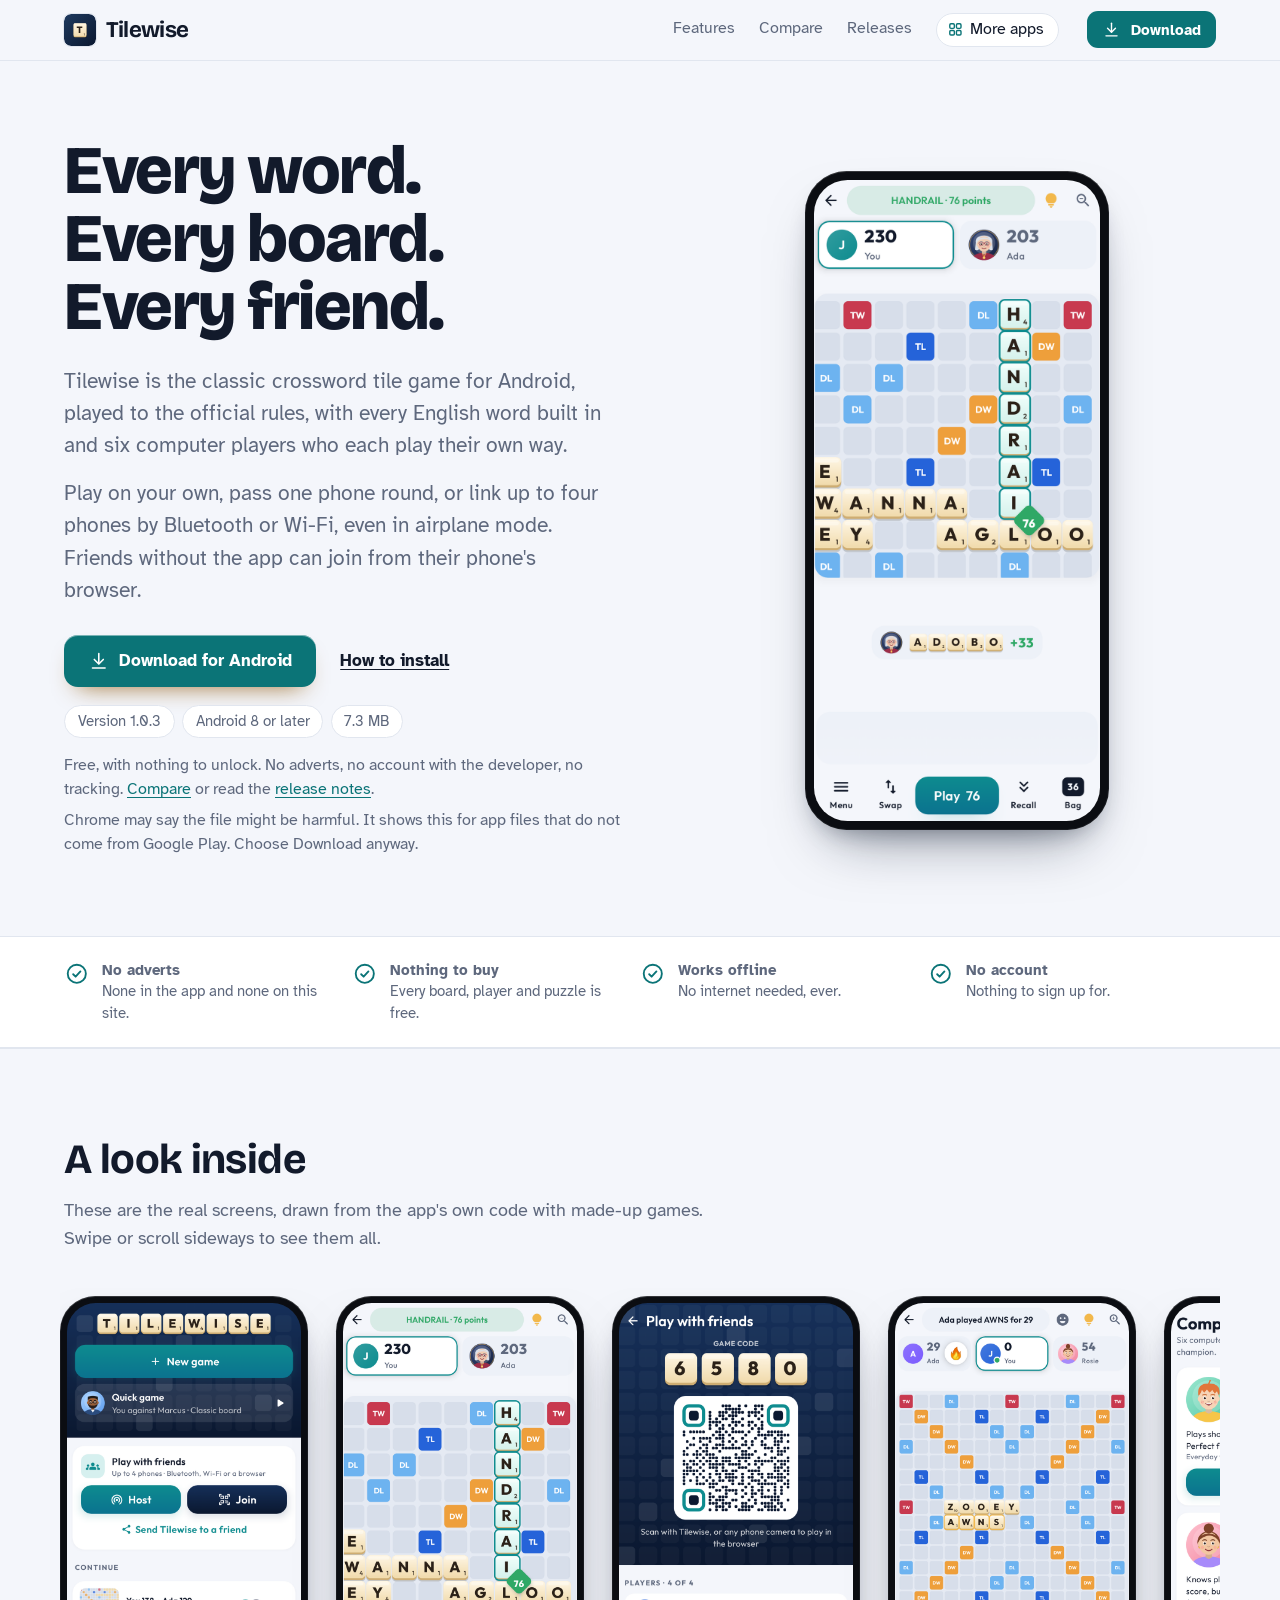
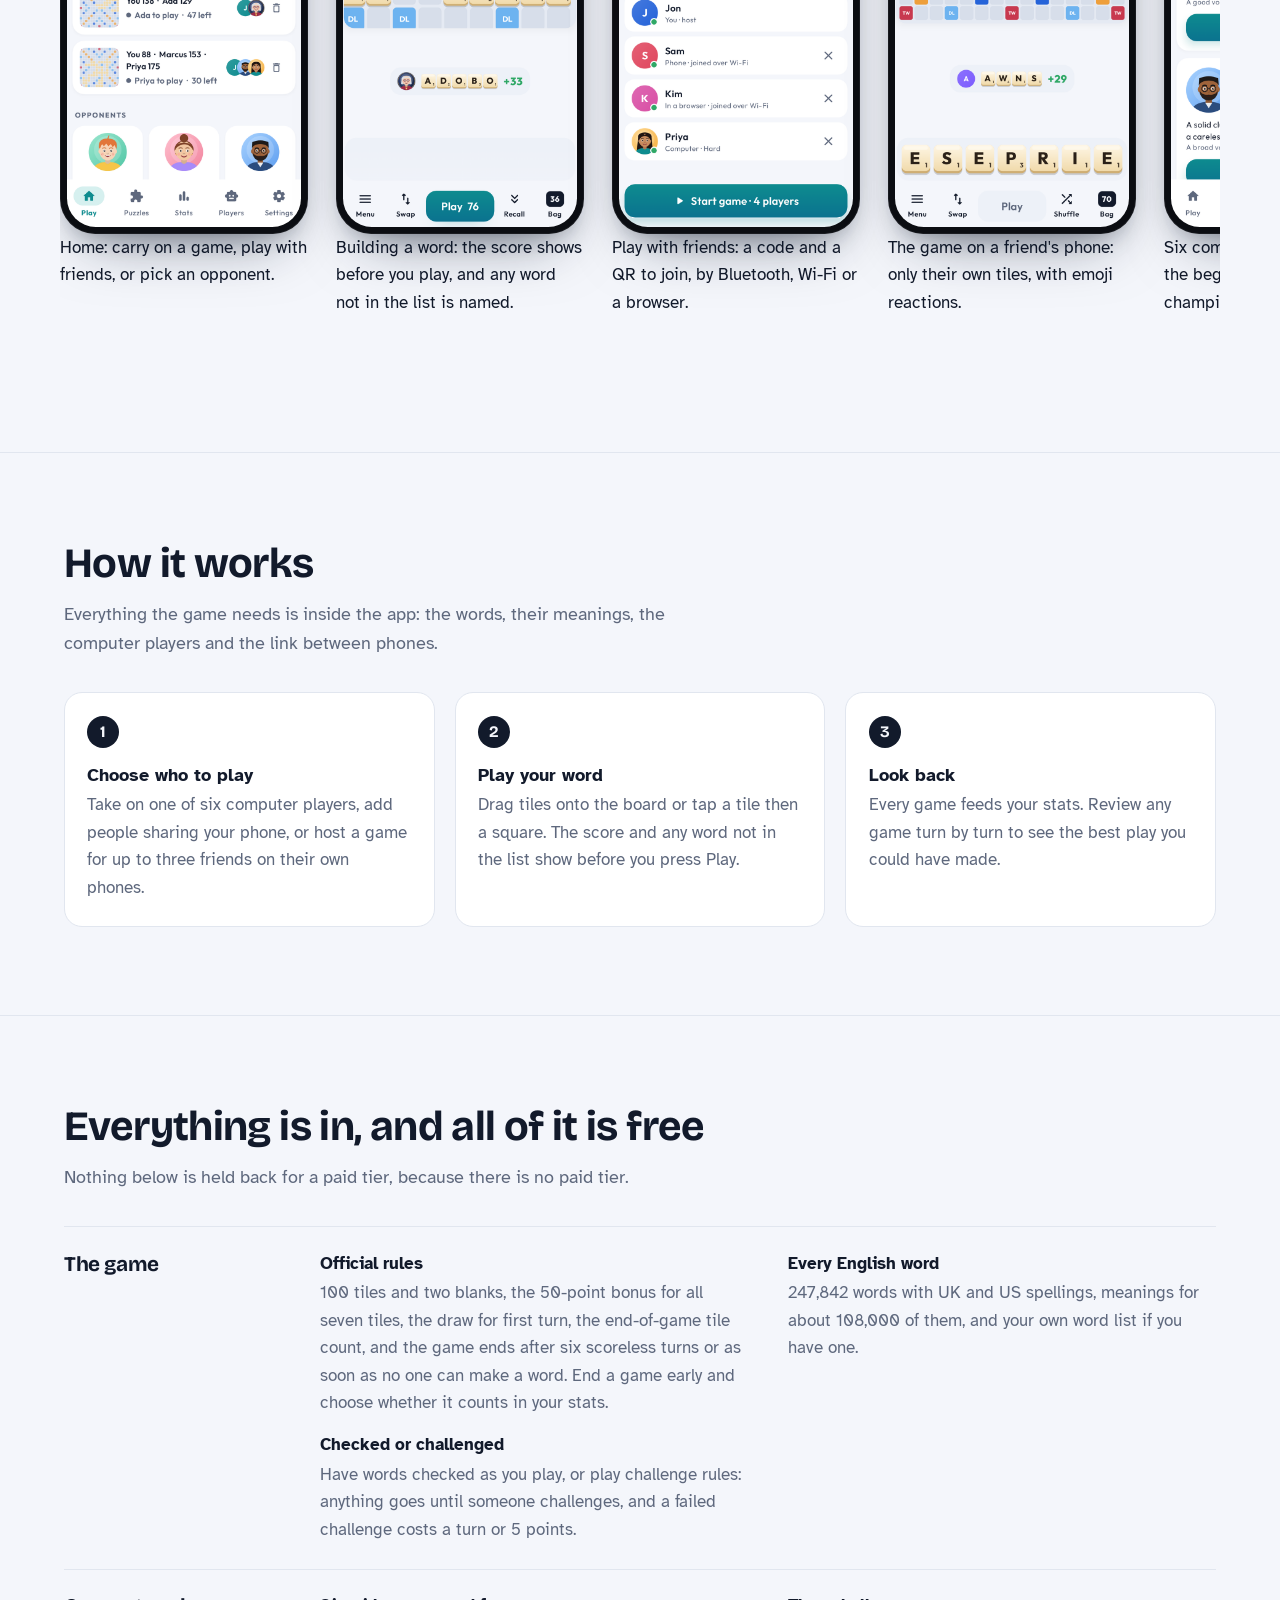
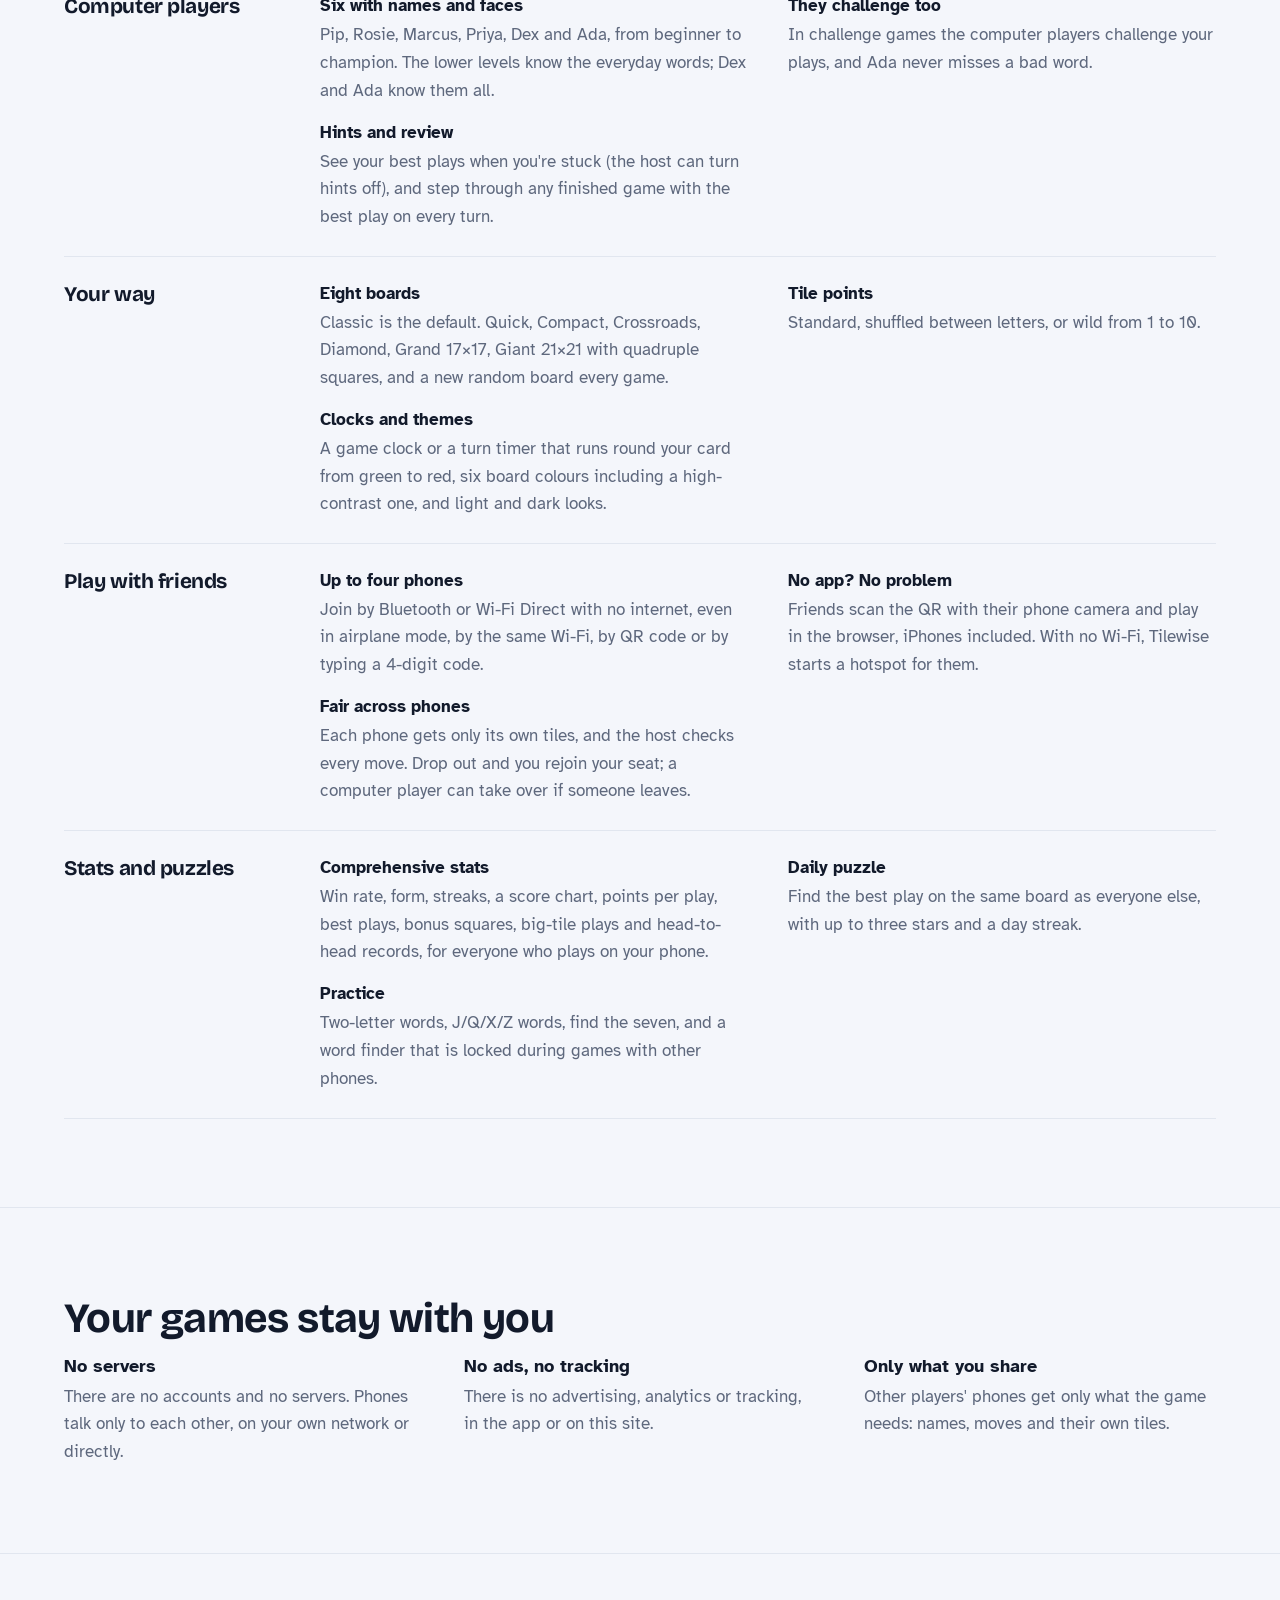
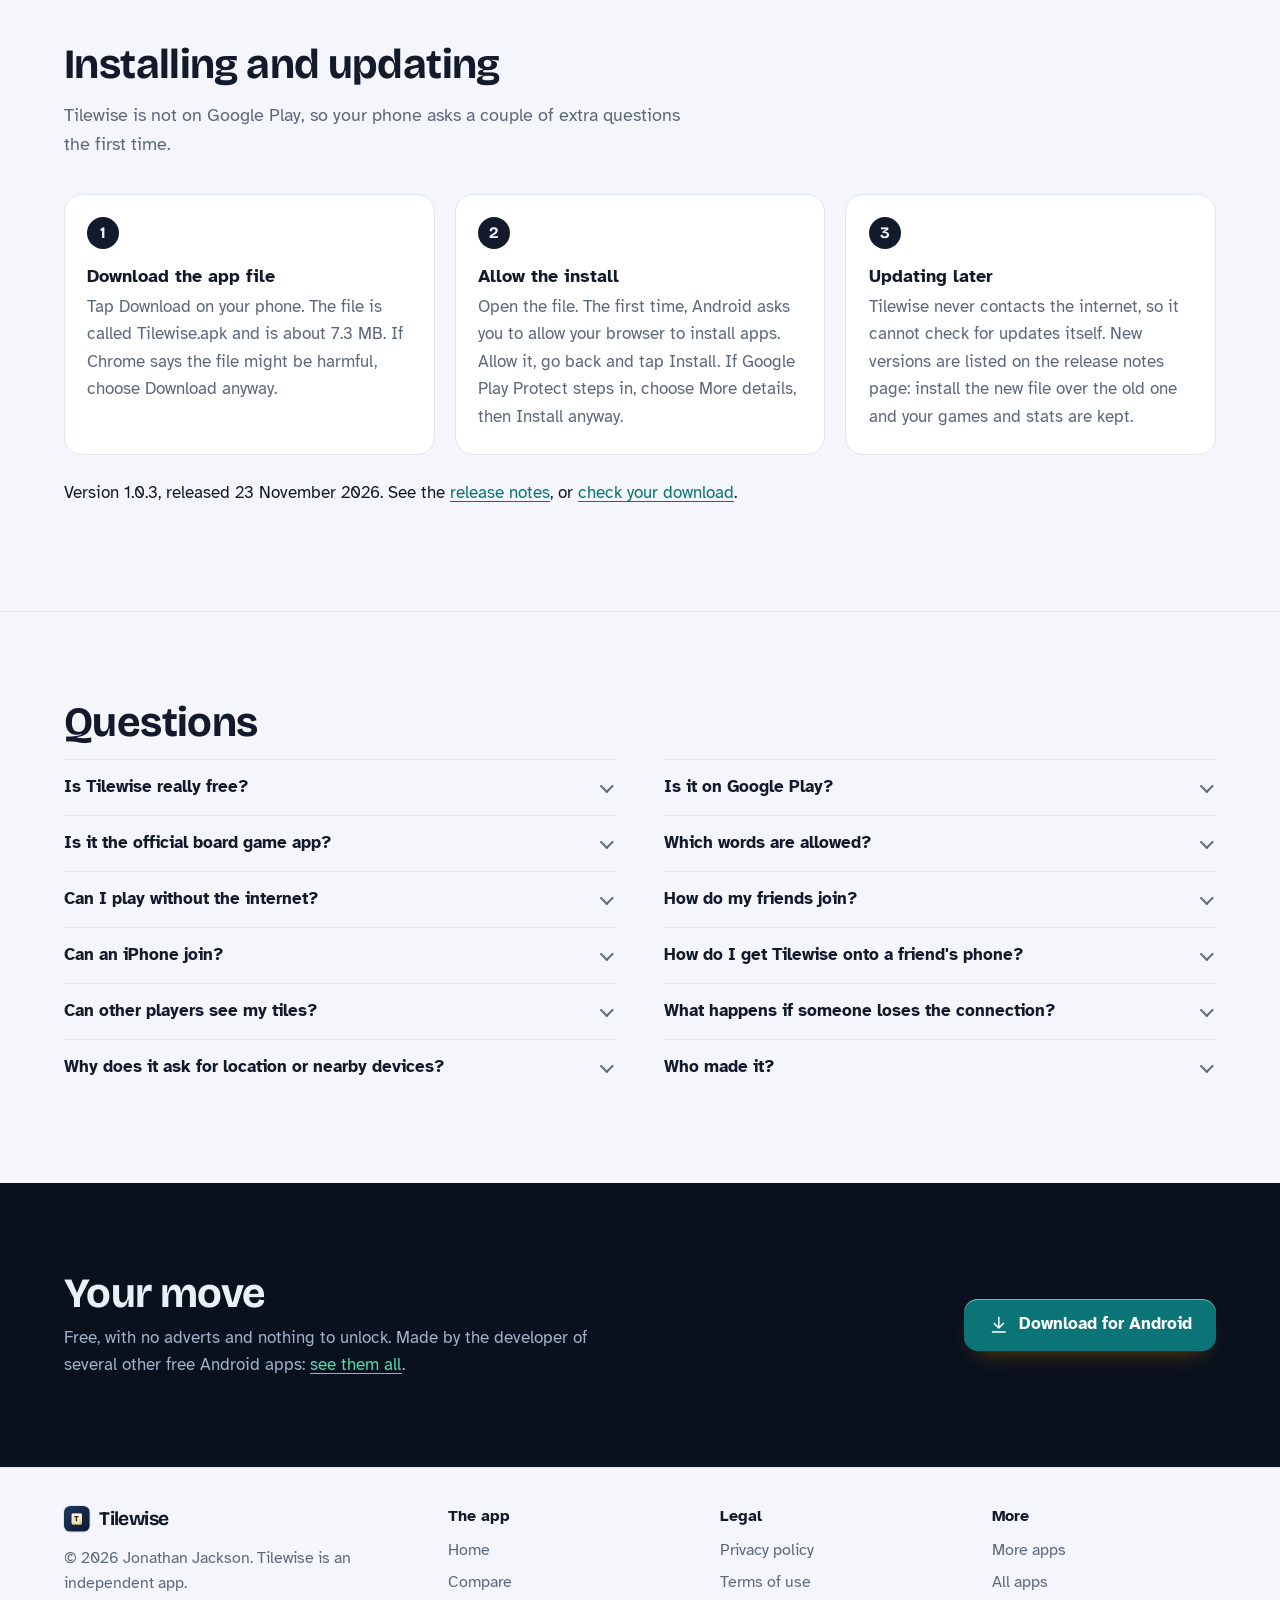
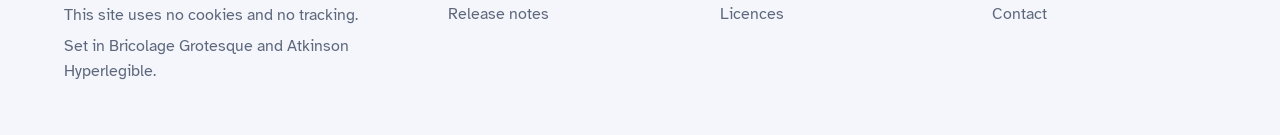
<file: index.html>
<!DOCTYPE html>
<html lang="en-GB">
<head>
<meta charset="utf-8">
<meta name="viewport" content="width=device-width, initial-scale=1">
<title>Tilewise: the classic crossword tile game, free, for up to four players</title>
<meta name="description" content="Tilewise is a free Android word game played to the official rules of the classic crossword tile game: every English word built in, six computer players, eight boards, deep stats, and up to four phones over Bluetooth or Wi-Fi with no internet. No adverts.">
<meta name="author" content="Jonathan Jackson">
<link rel="canonical" href="https://customgpter.github.io/tilewise/">
<meta name="theme-color" content="#f4f6fb" media="(prefers-color-scheme: light)">
<meta name="theme-color" content="#0d1322" media="(prefers-color-scheme: dark)">
<meta property="og:type" content="website">
<meta property="og:site_name" content="Tilewise">
<meta property="og:title" content="Tilewise: the classic crossword tile game, free, for up to four players">
<meta property="og:description" content="Tilewise is a free Android word game played to the official rules of the classic crossword tile game: every English word built in, six computer players, eight boards, deep stats, and up to four phones over Bluetooth or Wi-Fi with no internet. No adverts.">
<meta property="og:url" content="https://customgpter.github.io/tilewise/">
<meta property="og:image" content="https://customgpter.github.io/tilewise/assets/og.png">
<meta property="og:image:width" content="1200">
<meta property="og:image:height" content="630">
<meta property="og:image:alt" content="Tilewise&#x27;s game screen: a word scoring on the board, the rack of cream tiles below">
<meta property="og:locale" content="en_GB">
<meta name="twitter:card" content="summary_large_image">
<link rel="icon" href="./assets/favicon.svg" type="image/svg+xml">
<link rel="apple-touch-icon" href="./assets/apple-touch-icon.png">
<link rel="preload" href="./assets/fonts/bricolage-grotesque-latin.woff2" as="font" type="font/woff2" crossorigin>
<link rel="preload" href="./assets/fonts/atkinson-hyperlegible-latin-400-normal.woff2" as="font" type="font/woff2" crossorigin>
<link rel="stylesheet" href="./assets/site.css?v=1">
<link rel="stylesheet" href="./assets/house.css?v=1">
<link rel="stylesheet" href="./assets/apps-list.css?v=1">
<script src="./assets/apps-list.js?v=1" defer></script>
<script type="application/ld+json">{"@context":"https://schema.org","@type":"SoftwareApplication","name":"Tilewise","url":"https://customgpter.github.io/tilewise/","description":"Tilewise is a free Android word game played to the official rules of the classic crossword tile game: every English word built in, six computer players, eight boards, deep stats, and up to four phones over Bluetooth or Wi-Fi with no internet. No adverts.","applicationCategory":"GameApplication","operatingSystem":"Android 8 or later","softwareVersion":"1.0.3","downloadUrl":"https://github.com/CustomGPTer/tilewise/releases/latest/download/Tilewise.apk","releaseNotes":"https://customgpter.github.io/tilewise/releases.html","offers":{"@type":"Offer","price":"0","priceCurrency":"GBP"},"inLanguage":"en-GB","image":"https://customgpter.github.io/tilewise/assets/og.png","featureList":["Official rules","Every English word","Checked or challenged","Six with names and faces","They challenge too","Hints and review","Eight boards","Tile points","Clocks and themes","Up to four phones","No app? No problem","Fair across phones"],"author":{"@type":"Person","name":"Jonathan Jackson"}}</script>
<script type="application/ld+json">{"@context":"https://schema.org","@type":"FAQPage","mainEntity":[{"@type":"Question","name":"Is Tilewise really free?","acceptedAnswer":{"@type":"Answer","text":"Yes. There is no paid version, no subscription and no adverts, and nothing in the app is locked. Every board, computer player, puzzle and stat is in the free app."}},{"@type":"Question","name":"Is it on Google Play?","acceptedAnswer":{"@type":"Answer","text":"No. Tilewise is a personal project and is downloaded from this site as an Android app file. It needs Android 8 or later, which covers almost every phone in use."}},{"@type":"Question","name":"Is it the official board game app?","acceptedAnswer":{"@type":"Answer","text":"No. Tilewise is an independent game that follows the well-known rules of crossword tile games. It is not connected with any board game maker or brand."}},{"@type":"Question","name":"Which words are allowed?","acceptedAnswer":{"@type":"Answer","text":"Tilewise has 247,842 English words, made from the free ENABLE and SCOWL word lists, with UK and US spellings. You can choose UK only, US only or both. It does not include the licensed tournament lists, but you can import your own list."}},{"@type":"Question","name":"Can I play without the internet?","acceptedAnswer":{"@type":"Answer","text":"Yes, always. On your own, against the computer, or pass and play, it never needs a connection. Phones can link by Bluetooth with airplane mode on: switch Bluetooth back on after turning airplane mode on."}},{"@type":"Question","name":"How do my friends join?","acceptedAnswer":{"@type":"Answer","text":"Open Play with friends and tap Host. Your screen shows a 4-digit code and a QR code. Friends with Tilewise tap Join and scan it, or type the code. Friends without it scan the QR with their phone's camera and play in their browser."}},{"@type":"Question","name":"Can an iPhone join?","acceptedAnswer":{"@type":"Answer","text":"Yes, in the browser. An iPhone on the same Wi-Fi scans the QR and plays in Safari. With no shared Wi-Fi, Tilewise starts a hotspot for it to join first."}},{"@type":"Question","name":"How do I get Tilewise onto a friend's phone?","acceptedAnswer":{"@type":"Answer","text":"Tap Send Tilewise to a friend to share the app file by Quick Share or Bluetooth, or let them download it from the game page in their browser."}},{"@type":"Question","name":"Can other players see my tiles?","acceptedAnswer":{"@type":"Answer","text":"No. Each phone is sent only its own tiles. The other racks and the order of the bag are never sent, and everything is shown only when the game ends."}},{"@type":"Question","name":"What happens if someone loses the connection?","acceptedAnswer":{"@type":"Answer","text":"Their phone reconnects to the same seat by itself. The host sees who is offline and can let a computer player take over that seat."}},{"@type":"Question","name":"Why does it ask for location or nearby devices?","acceptedAnswer":{"@type":"Answer","text":"Android needs these to find phones close by over Bluetooth and Wi-Fi Direct. Tilewise asks only when you host or join, and never uses or stores your location."}},{"@type":"Question","name":"Who made it?","acceptedAnswer":{"@type":"Answer","text":"Tilewise is made by Jonathan Jackson, an independent developer in the United Kingdom."}}]}</script>
</head>
<body>
<a class="skip" href="#main">Skip to content</a>
<header class="masthead">
<div class="wrap">
<a class="brand" href="./" aria-label="Tilewise home"><svg viewBox="0 0 108 108" aria-hidden="true"><defs><linearGradient id="twg" x1="0" y1="0" x2="1" y2="1"><stop offset="0" stop-color="#1E3A5F"/><stop offset="1" stop-color="#0B1830"/></linearGradient><linearGradient id="twt" x1="0" y1="0" x2="0" y2="1"><stop offset="0" stop-color="#FFF6E3"/><stop offset="1" stop-color="#F2DDB0"/></linearGradient></defs><rect width="108" height="108" rx="24" fill="url(#twg)"/><g transform="translate(54 54) scale(0.8) translate(-54 -54)"><path fill="#000" fill-opacity=".25" d="M33,30h44a6,6 0,0 1,6 6v46a6,6 0,0 1,-6 6h-44a6,6 0,0 1,-6 -6v-46a6,6 0,0 1,6 -6z"/><path fill="#D9B97C" d="M33,27h42a6,6 0,0 1,6 6v46a6,6 0,0 1,-6 6h-42a6,6 0,0 1,-6 -6v-46a6,6 0,0 1,6 -6z"/><path fill="url(#twt)" d="M33,26h42a6,6 0,0 1,6 6v42a6,6 0,0 1,-6 6h-42a6,6 0,0 1,-6 -6v-42a6,6 0,0 1,6 -6z"/><path fill="#2B2118" d="M48.59 66.5V39.69H55.41V66.5ZM40.33 45.36V39.5H63.67V45.36Z"/><path fill="#2B2118" d="M71.89 77V69H73.65V77ZM70.35 70.51V69H73.54V70.51Z"/></g></svg><span>Tilewise</span></a>
<nav aria-label="Main"><ul><li><a href="./#features">Features</a></li><li><a href="./compare.html">Compare</a></li><li><a href="./releases.html">Releases</a></li><li><a class="more-apps" href="./more-apps.html"><svg class="ico" viewBox="0 0 24 24" aria-hidden="true"><rect x="4" y="4" width="6.5" height="6.5" rx="1.6"/><rect x="13.5" y="4" width="6.5" height="6.5" rx="1.6"/><rect x="4" y="13.5" width="6.5" height="6.5" rx="1.6"/><rect x="13.5" y="13.5" width="6.5" height="6.5" rx="1.6"/></svg>More apps</a></li></ul></nav>
<a class="button small" href="https://github.com/CustomGPTer/tilewise/releases/latest/download/Tilewise.apk"><svg class="ico" viewBox="0 0 24 24" aria-hidden="true"><path d="M12 4v11"/><path d="M7 10.5l5 5 5-5"/><path d="M5 20h14"/></svg>Download</a>
</div>
</header>
<main id="main">
<div class="hero">
<div class="wrap hero-grid">
<div class="hero-copy">
<h1>Every word. Every board. Every friend.</h1>
<p class="lede">Tilewise is the classic crossword tile game for Android, played to the official rules, with every English word built in and six computer players who each play their own way.</p><p class="lede">Play on your own, pass one phone round, or link up to four phones by Bluetooth or Wi-Fi, even in airplane mode. Friends without the app can join from their phone's browser.</p>

<p class="get" id="download"><a class="button" href="https://github.com/CustomGPTer/tilewise/releases/latest/download/Tilewise.apk"><svg class="ico" viewBox="0 0 24 24" aria-hidden="true"><path d="M12 4v11"/><path d="M7 10.5l5 5 5-5"/><path d="M5 20h14"/></svg>Download for Android</a><a class="aside" href="#install">How to install</a></p>
<ul class="pills"><li>Version 1.0.3</li><li>Android 8 or later</li><li>7.3 MB</li></ul>
<p class="facts">Free, with nothing to unlock. No adverts, no account with the developer, no tracking. <a href="compare.html">Compare</a> or read the <a href="releases.html">release notes</a>.</p>
<p class="facts">Chrome may say the file might be harmful. It shows this for app files that do not come from Google Play. Choose Download anyway.</p>
</div>
<div class="hero-phone"><div class="phone"><img src="./assets/screens/game.png" alt="Building a word: the score shows before you play, and any word not in the list is named." width="393" height="852" fetchpriority="high"></div></div>
</div>
</div>

<section class="promises" aria-label="In short">
<div class="wrap"><ul><li><svg class="ico" viewBox="0 0 24 24" aria-hidden="true"><circle cx="12" cy="12" r="8.5"/><path d="M8.6 12.4l2.3 2.3 4.5-4.9"/></svg><span><b>No adverts</b><span>None in the app and none on this site.</span></span></li><li><svg class="ico" viewBox="0 0 24 24" aria-hidden="true"><circle cx="12" cy="12" r="8.5"/><path d="M8.6 12.4l2.3 2.3 4.5-4.9"/></svg><span><b>Nothing to buy</b><span>Every board, player and puzzle is free.</span></span></li><li><svg class="ico" viewBox="0 0 24 24" aria-hidden="true"><circle cx="12" cy="12" r="8.5"/><path d="M8.6 12.4l2.3 2.3 4.5-4.9"/></svg><span><b>Works offline</b><span>No internet needed, ever.</span></span></li><li><svg class="ico" viewBox="0 0 24 24" aria-hidden="true"><circle cx="12" cy="12" r="8.5"/><path d="M8.6 12.4l2.3 2.3 4.5-4.9"/></svg><span><b>No account</b><span>Nothing to sign up for.</span></span></li></ul></div>
</section>

<section id="screens" aria-labelledby="screens-h">
<div class="wrap">
<h2 id="screens-h">A look inside</h2>
<p class="intro">These are the real screens, drawn from the app&#x27;s own code with made-up games. Swipe or scroll sideways to see them all.</p>
<div class="gallery" tabindex="0" role="region" aria-label="Screens from Tilewise"><figure class="shot"><div class="phone"><img src="./assets/screens/home.png" alt="Home: carry on a game, play with friends, or pick an opponent." width="393" height="852" loading="eager" decoding="async"></div><figcaption>Home: carry on a game, play with friends, or pick an opponent.</figcaption></figure><figure class="shot"><div class="phone"><img src="./assets/screens/game.png" alt="Building a word: the score shows before you play, and any word not in the list is named." width="393" height="852" loading="eager" decoding="async"></div><figcaption>Building a word: the score shows before you play, and any word not in the list is named.</figcaption></figure><figure class="shot"><div class="phone"><img src="./assets/screens/friends.png" alt="Play with friends: a code and a QR to join, by Bluetooth, Wi-Fi or a browser." width="393" height="852" loading="eager" decoding="async"></div><figcaption>Play with friends: a code and a QR to join, by Bluetooth, Wi-Fi or a browser.</figcaption></figure><figure class="shot"><div class="phone"><img src="./assets/screens/guest.png" alt="The game on a friend&#x27;s phone: only their own tiles, with emoji reactions." width="393" height="852" loading="eager" decoding="async"></div><figcaption>The game on a friend&#x27;s phone: only their own tiles, with emoji reactions.</figcaption></figure><figure class="shot"><div class="phone"><img src="./assets/screens/opponents.png" alt="Six computer players, from Pip the beginner to Ada the champion." width="393" height="852" loading="eager" decoding="async"></div><figcaption>Six computer players, from Pip the beginner to Ada the champion.</figcaption></figure><figure class="shot"><div class="phone"><img src="./assets/screens/boards.png" alt="A new game: eight boards, tile points your way, checked words or challenges, UK or US spellings." width="393" height="852" loading="eager" decoding="async"></div><figcaption>A new game: eight boards, tile points your way, checked words or challenges, UK or US spellings.</figcaption></figure><figure class="shot"><div class="phone"><img src="./assets/screens/stats.png" alt="Stats: win rate, form, streaks, a score chart and head-to-head records." width="393" height="852" loading="eager" decoding="async"></div><figcaption>Stats: win rate, form, streaks, a score chart and head-to-head records.</figcaption></figure><figure class="shot"><div class="phone"><img src="./assets/screens/puzzles.png" alt="A daily puzzle, practice drills and a word finder." width="393" height="852" loading="eager" decoding="async"></div><figcaption>A daily puzzle, practice drills and a word finder.</figcaption></figure></div>
</div>
</section>

<section id="how" aria-labelledby="how-h">
<div class="wrap">
<h2 id="how-h">How it works</h2>
<p class="intro">Everything the game needs is inside the app: the words, their meanings, the computer players and the link between phones.</p>
<ol class="steps"><li><h3>Choose who to play</h3><p>Take on one of six computer players, add people sharing your phone, or host a game for up to three friends on their own phones.</p></li><li><h3>Play your word</h3><p>Drag tiles onto the board or tap a tile then a square. The score and any word not in the list show before you press Play.</p></li><li><h3>Look back</h3><p>Every game feeds your stats. Review any game turn by turn to see the best play you could have made.</p></li></ol>
</div>
</section>

<section id="features" aria-labelledby="features-h">
<div class="wrap">
<h2 id="features-h">Everything is in, and all of it is free</h2>
<p class="intro">Nothing below is held back for a paid tier, because there is no paid tier.</p>
<div class="groups"><div class="group"><h3>The game</h3><dl><div><dt>Official rules</dt><dd>100 tiles and two blanks, the 50-point bonus for all seven tiles, the draw for first turn, the end-of-game tile count, and the game ends after six scoreless turns or as soon as no one can make a word. End a game early and choose whether it counts in your stats.</dd></div><div><dt>Every English word</dt><dd>247,842 words with UK and US spellings, meanings for about 108,000 of them, and your own word list if you have one.</dd></div><div><dt>Checked or challenged</dt><dd>Have words checked as you play, or play challenge rules: anything goes until someone challenges, and a failed challenge costs a turn or 5 points.</dd></div></dl></div><div class="group"><h3>Computer players</h3><dl><div><dt>Six with names and faces</dt><dd>Pip, Rosie, Marcus, Priya, Dex and Ada, from beginner to champion. The lower levels know the everyday words; Dex and Ada know them all.</dd></div><div><dt>They challenge too</dt><dd>In challenge games the computer players challenge your plays, and Ada never misses a bad word.</dd></div><div><dt>Hints and review</dt><dd>See your best plays when you're stuck (the host can turn hints off), and step through any finished game with the best play on every turn.</dd></div></dl></div><div class="group"><h3>Your way</h3><dl><div><dt>Eight boards</dt><dd>Classic is the default. Quick, Compact, Crossroads, Diamond, Grand 17×17, Giant 21×21 with quadruple squares, and a new random board every game.</dd></div><div><dt>Tile points</dt><dd>Standard, shuffled between letters, or wild from 1 to 10.</dd></div><div><dt>Clocks and themes</dt><dd>A game clock or a turn timer that runs round your card from green to red, six board colours including a high-contrast one, and light and dark looks.</dd></div></dl></div><div class="group"><h3>Play with friends</h3><dl><div><dt>Up to four phones</dt><dd>Join by Bluetooth or Wi-Fi Direct with no internet, even in airplane mode, by the same Wi-Fi, by QR code or by typing a 4-digit code.</dd></div><div><dt>No app? No problem</dt><dd>Friends scan the QR with their phone camera and play in the browser, iPhones included. With no Wi-Fi, Tilewise starts a hotspot for them.</dd></div><div><dt>Fair across phones</dt><dd>Each phone gets only its own tiles, and the host checks every move. Drop out and you rejoin your seat; a computer player can take over if someone leaves.</dd></div></dl></div><div class="group"><h3>Stats and puzzles</h3><dl><div><dt>Comprehensive stats</dt><dd>Win rate, form, streaks, a score chart, points per play, best plays, bonus squares, big-tile plays and head-to-head records, for everyone who plays on your phone.</dd></div><div><dt>Daily puzzle</dt><dd>Find the best play on the same board as everyone else, with up to three stars and a day streak.</dd></div><div><dt>Practice</dt><dd>Two-letter words, J/Q/X/Z words, find the seven, and a word finder that is locked during games with other phones.</dd></div></dl></div></div>
</div>
</section>

<section id="privacy" aria-labelledby="privacy-h">
<div class="wrap">
<h2 id="privacy-h">Your games stay with you</h2>
<ul class="plain"><li><h3>No servers</h3><p>There are no accounts and no servers. Phones talk only to each other, on your own network or directly.</p></li><li><h3>No ads, no tracking</h3><p>There is no advertising, analytics or tracking, in the app or on this site.</p></li><li><h3>Only what you share</h3><p>Other players' phones get only what the game needs: names, moves and their own tiles.</p></li></ul>
</div>
</section>

<section id="install" aria-labelledby="install-h">
<div class="wrap">
<h2 id="install-h">Installing and updating</h2>
<p class="intro">Tilewise is not on Google Play, so your phone asks a couple of extra questions the first time.</p>
<ol class="steps"><li><h3>Download the app file</h3><p>Tap Download on your phone. The file is called Tilewise.apk and is about 7.3 MB. If Chrome says the file might be harmful, choose Download anyway.</p></li><li><h3>Allow the install</h3><p>Open the file. The first time, Android asks you to allow your browser to install apps. Allow it, go back and tap Install. If Google Play Protect steps in, choose More details, then Install anyway.</p></li><li><h3>Updating later</h3><p>Tilewise never contacts the internet, so it cannot check for updates itself. New versions are listed on the release notes page: install the new file over the old one and your games and stats are kept.</p></li></ol>
<p class="after-table">Version 1.0.3, released 23 November 2026. See the <a href="releases.html">release notes</a>, or <a href="releases.html#checking">check your download</a>.</p>
</div>
</section>

<section id="questions" aria-labelledby="questions-h">
<div class="wrap">
<h2 id="questions-h">Questions</h2>
<div class="faq"><details><summary>Is Tilewise really free?</summary><p>Yes. There is no paid version, no subscription and no adverts, and nothing in the app is locked. Every board, computer player, puzzle and stat is in the free app.</p></details><details><summary>Is it on Google Play?</summary><p>No. Tilewise is a personal project and is downloaded from this site as an Android app file. It needs Android 8 or later, which covers almost every phone in use.</p></details><details><summary>Is it the official board game app?</summary><p>No. Tilewise is an independent game that follows the well-known rules of crossword tile games. It is not connected with any board game maker or brand.</p></details><details><summary>Which words are allowed?</summary><p>Tilewise has 247,842 English words, made from the free ENABLE and SCOWL word lists, with UK and US spellings. You can choose UK only, US only or both. It does not include the licensed tournament lists, but you can import your own list.</p></details><details><summary>Can I play without the internet?</summary><p>Yes, always. On your own, against the computer, or pass and play, it never needs a connection. Phones can link by Bluetooth with airplane mode on: switch Bluetooth back on after turning airplane mode on.</p></details><details><summary>How do my friends join?</summary><p>Open Play with friends and tap Host. Your screen shows a 4-digit code and a QR code. Friends with Tilewise tap Join and scan it, or type the code. Friends without it scan the QR with their phone's camera and play in their browser.</p></details><details><summary>Can an iPhone join?</summary><p>Yes, in the browser. An iPhone on the same Wi-Fi scans the QR and plays in Safari. With no shared Wi-Fi, Tilewise starts a hotspot for it to join first.</p></details><details><summary>How do I get Tilewise onto a friend&#x27;s phone?</summary><p>Tap Send Tilewise to a friend to share the app file by Quick Share or Bluetooth, or let them download it from the game page in their browser.</p></details><details><summary>Can other players see my tiles?</summary><p>No. Each phone is sent only its own tiles. The other racks and the order of the bag are never sent, and everything is shown only when the game ends.</p></details><details><summary>What happens if someone loses the connection?</summary><p>Their phone reconnects to the same seat by itself. The host sees who is offline and can let a computer player take over that seat.</p></details><details><summary>Why does it ask for location or nearby devices?</summary><p>Android needs these to find phones close by over Bluetooth and Wi-Fi Direct. Tilewise asks only when you host or join, and never uses or stores your location.</p></details><details><summary>Who made it?</summary><p>Tilewise is made by Jonathan Jackson, an independent developer in the United Kingdom.</p></details></div>
</div>
</section>

<section class="closing" aria-labelledby="closing-h">
<div class="wrap">
<div><h2 id="closing-h">Your move</h2><p>Free, with no adverts and nothing to unlock. Made by the developer of several other free Android apps: <a href="more-apps.html">see them all</a>.</p></div>
<a class="button" href="https://github.com/CustomGPTer/tilewise/releases/latest/download/Tilewise.apk"><svg class="ico" viewBox="0 0 24 24" aria-hidden="true"><path d="M12 4v11"/><path d="M7 10.5l5 5 5-5"/><path d="M5 20h14"/></svg>Download for Android</a>
</div>
</section>
</main>
<footer class="colophon">
<div class="wrap">
<div>
<a class="brand" href="./" aria-label="Tilewise home"><svg viewBox="0 0 108 108" aria-hidden="true"><defs><linearGradient id="twg" x1="0" y1="0" x2="1" y2="1"><stop offset="0" stop-color="#1E3A5F"/><stop offset="1" stop-color="#0B1830"/></linearGradient><linearGradient id="twt" x1="0" y1="0" x2="0" y2="1"><stop offset="0" stop-color="#FFF6E3"/><stop offset="1" stop-color="#F2DDB0"/></linearGradient></defs><rect width="108" height="108" rx="24" fill="url(#twg)"/><g transform="translate(54 54) scale(0.8) translate(-54 -54)"><path fill="#000" fill-opacity=".25" d="M33,30h44a6,6 0,0 1,6 6v46a6,6 0,0 1,-6 6h-44a6,6 0,0 1,-6 -6v-46a6,6 0,0 1,6 -6z"/><path fill="#D9B97C" d="M33,27h42a6,6 0,0 1,6 6v46a6,6 0,0 1,-6 6h-42a6,6 0,0 1,-6 -6v-46a6,6 0,0 1,6 -6z"/><path fill="url(#twt)" d="M33,26h42a6,6 0,0 1,6 6v42a6,6 0,0 1,-6 6h-42a6,6 0,0 1,-6 -6v-42a6,6 0,0 1,6 -6z"/><path fill="#2B2118" d="M48.59 66.5V39.69H55.41V66.5ZM40.33 45.36V39.5H63.67V45.36Z"/><path fill="#2B2118" d="M71.89 77V69H73.65V77ZM70.35 70.51V69H73.54V70.51Z"/></g></svg><span>Tilewise</span></a>
<p>&copy; 2026 Jonathan Jackson. Tilewise is an independent app.</p>
<p>This site uses no cookies and no tracking.</p>
<p>Set in Bricolage Grotesque and Atkinson Hyperlegible.</p>
</div>
<nav aria-label="The app"><h2>The app</h2><ul>
<li><a href="./">Home</a></li>
<li><a href="./compare.html">Compare</a></li>
<li><a href="./releases.html">Release notes</a></li>

</ul></nav>
<nav aria-label="Legal"><h2>Legal</h2><ul>
<li><a href="./privacy.html">Privacy policy</a></li>
<li><a href="./terms.html">Terms of use</a></li>
<li><a href="./licences.html">Licences</a></li>
</ul></nav>
<nav aria-label="More"><h2>More</h2><ul>
<li><a href="./more-apps.html">More apps</a></li>
<li><a href="https://customgpter.github.io/">All apps</a></li>
<li><a href="https://github.com/CustomGPTer/tilewise/issues">Contact</a></li>
</ul></nav>
</div>
</footer>
</body>
</html>
</file>
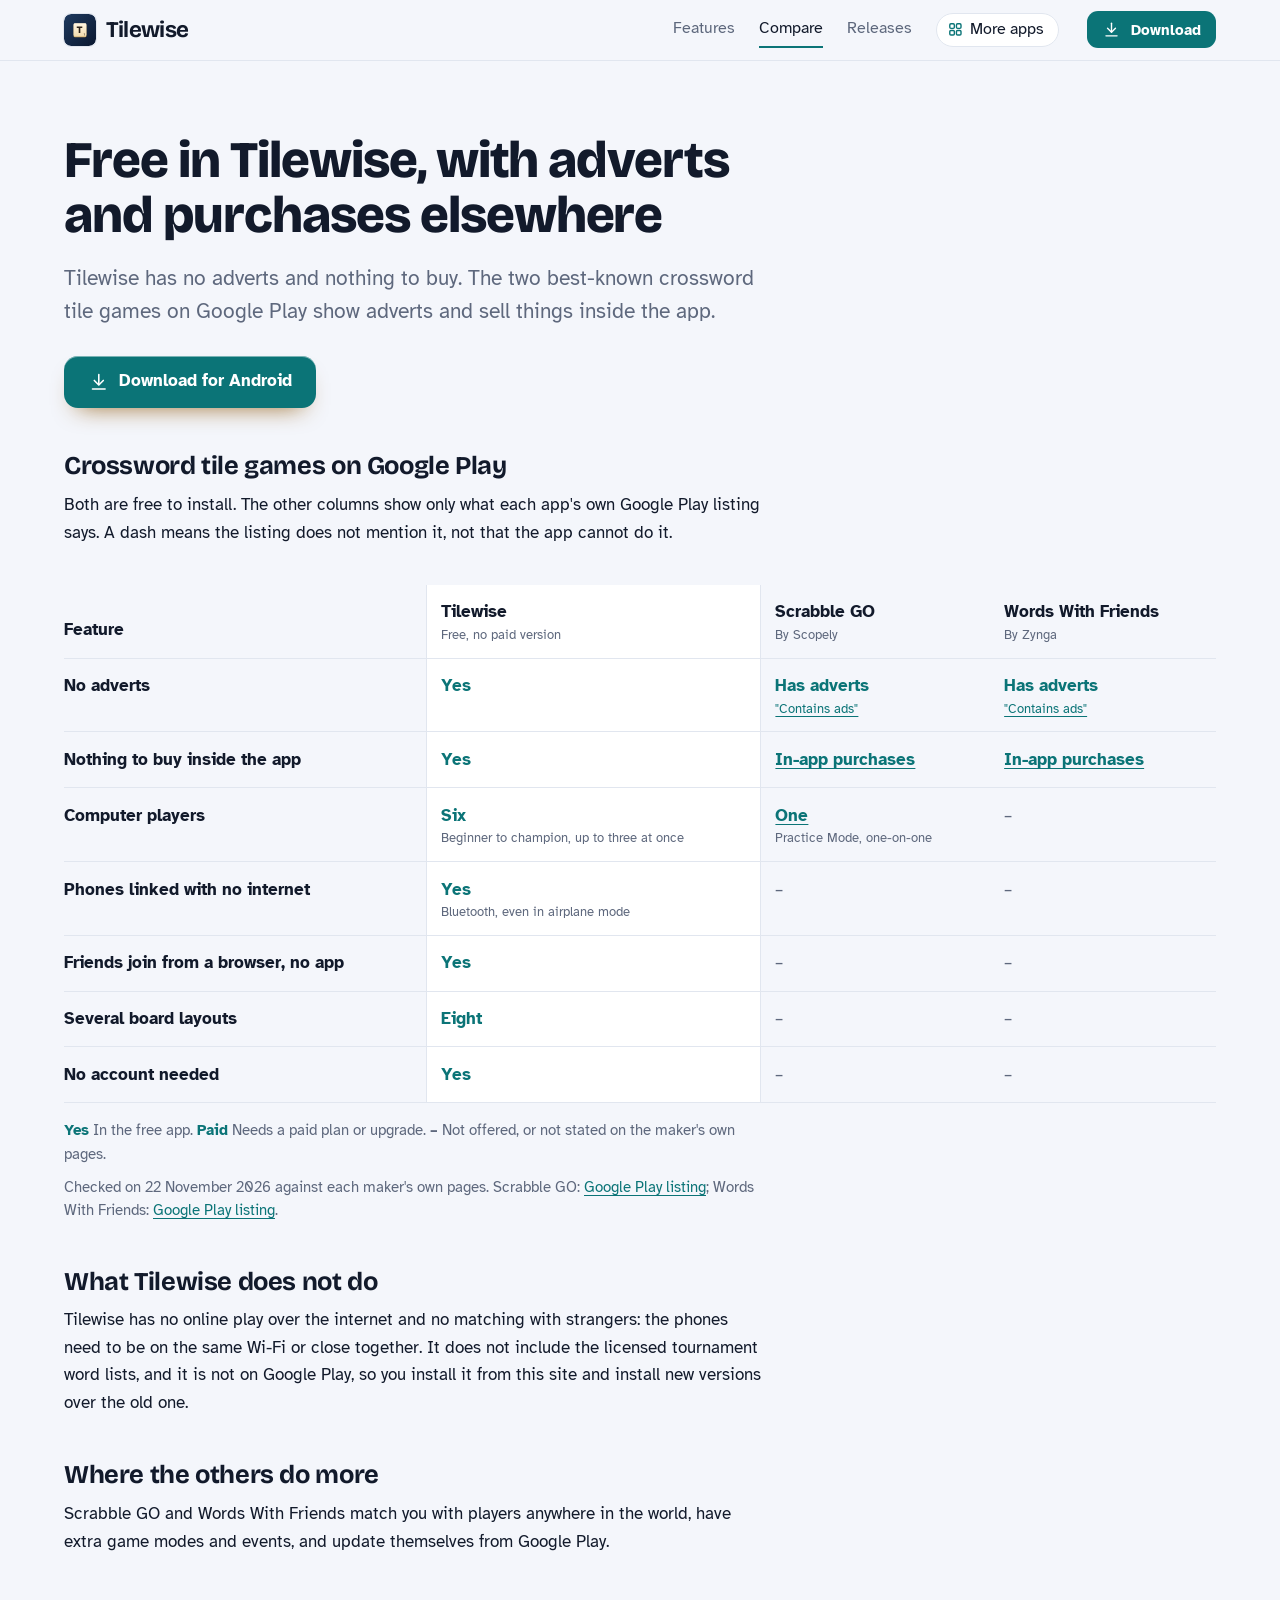
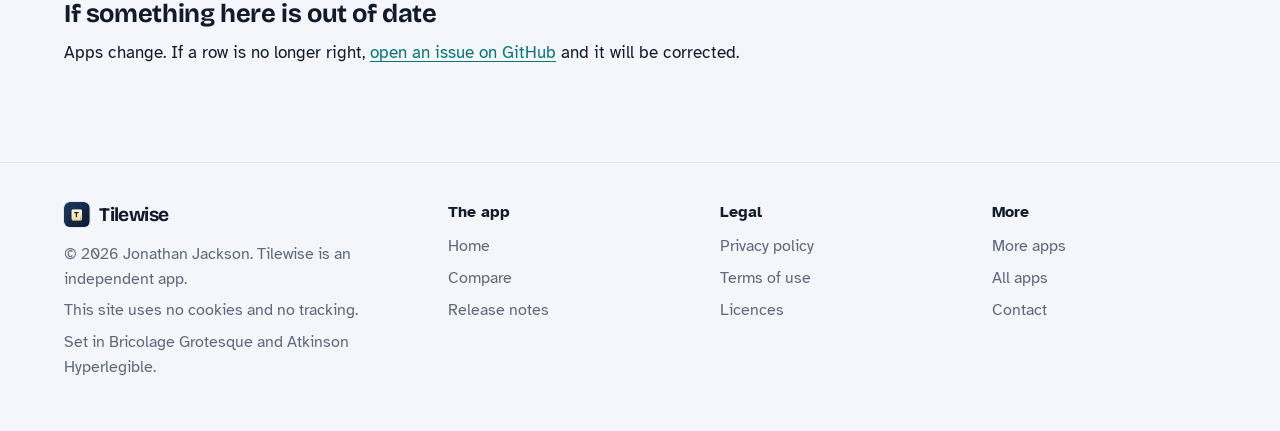
<file: compare.html>
<!DOCTYPE html>
<html lang="en-GB">
<head>
<meta charset="utf-8">
<meta name="viewport" content="width=device-width, initial-scale=1">
<title>Tilewise compared with other crossword tile games</title>
<meta name="description" content="How Tilewise compares with Scrabble GO and Words With Friends, row by row, with each claim linked to the app&#x27;s own Google Play listing.">
<meta name="author" content="Jonathan Jackson">
<link rel="canonical" href="https://customgpter.github.io/tilewise/compare.html">
<meta name="theme-color" content="#f4f6fb" media="(prefers-color-scheme: light)">
<meta name="theme-color" content="#0d1322" media="(prefers-color-scheme: dark)">
<meta property="og:type" content="website">
<meta property="og:site_name" content="Tilewise">
<meta property="og:title" content="Tilewise compared with other crossword tile games">
<meta property="og:description" content="How Tilewise compares with Scrabble GO and Words With Friends, row by row, with each claim linked to the app&#x27;s own Google Play listing.">
<meta property="og:url" content="https://customgpter.github.io/tilewise/compare.html">
<meta property="og:image" content="https://customgpter.github.io/tilewise/assets/og.png">
<meta property="og:image:width" content="1200">
<meta property="og:image:height" content="630">
<meta property="og:image:alt" content="Tilewise&#x27;s game screen: a word scoring on the board, the rack of cream tiles below">
<meta property="og:locale" content="en_GB">
<meta name="twitter:card" content="summary_large_image">
<link rel="icon" href="./assets/favicon.svg" type="image/svg+xml">
<link rel="apple-touch-icon" href="./assets/apple-touch-icon.png">
<link rel="preload" href="./assets/fonts/bricolage-grotesque-latin.woff2" as="font" type="font/woff2" crossorigin>
<link rel="preload" href="./assets/fonts/atkinson-hyperlegible-latin-400-normal.woff2" as="font" type="font/woff2" crossorigin>
<link rel="stylesheet" href="./assets/site.css?v=1">
<link rel="stylesheet" href="./assets/house.css?v=1">
<link rel="stylesheet" href="./assets/apps-list.css?v=1">
<script src="./assets/apps-list.js?v=1" defer></script>
</head>
<body>
<a class="skip" href="#main">Skip to content</a>
<header class="masthead">
<div class="wrap">
<a class="brand" href="./" aria-label="Tilewise home"><svg viewBox="0 0 108 108" aria-hidden="true"><defs><linearGradient id="twg" x1="0" y1="0" x2="1" y2="1"><stop offset="0" stop-color="#1E3A5F"/><stop offset="1" stop-color="#0B1830"/></linearGradient><linearGradient id="twt" x1="0" y1="0" x2="0" y2="1"><stop offset="0" stop-color="#FFF6E3"/><stop offset="1" stop-color="#F2DDB0"/></linearGradient></defs><rect width="108" height="108" rx="24" fill="url(#twg)"/><g transform="translate(54 54) scale(0.8) translate(-54 -54)"><path fill="#000" fill-opacity=".25" d="M33,30h44a6,6 0,0 1,6 6v46a6,6 0,0 1,-6 6h-44a6,6 0,0 1,-6 -6v-46a6,6 0,0 1,6 -6z"/><path fill="#D9B97C" d="M33,27h42a6,6 0,0 1,6 6v46a6,6 0,0 1,-6 6h-42a6,6 0,0 1,-6 -6v-46a6,6 0,0 1,6 -6z"/><path fill="url(#twt)" d="M33,26h42a6,6 0,0 1,6 6v42a6,6 0,0 1,-6 6h-42a6,6 0,0 1,-6 -6v-42a6,6 0,0 1,6 -6z"/><path fill="#2B2118" d="M48.59 66.5V39.69H55.41V66.5ZM40.33 45.36V39.5H63.67V45.36Z"/><path fill="#2B2118" d="M71.89 77V69H73.65V77ZM70.35 70.51V69H73.54V70.51Z"/></g></svg><span>Tilewise</span></a>
<nav aria-label="Main"><ul><li><a href="./#features">Features</a></li><li><a href="./compare.html" aria-current="page">Compare</a></li><li><a href="./releases.html">Releases</a></li><li><a class="more-apps" href="./more-apps.html"><svg class="ico" viewBox="0 0 24 24" aria-hidden="true"><rect x="4" y="4" width="6.5" height="6.5" rx="1.6"/><rect x="13.5" y="4" width="6.5" height="6.5" rx="1.6"/><rect x="4" y="13.5" width="6.5" height="6.5" rx="1.6"/><rect x="13.5" y="13.5" width="6.5" height="6.5" rx="1.6"/></svg>More apps</a></li></ul></nav>
<a class="button small" href="https://github.com/CustomGPTer/tilewise/releases/latest/download/Tilewise.apk"><svg class="ico" viewBox="0 0 24 24" aria-hidden="true"><path d="M12 4v11"/><path d="M7 10.5l5 5 5-5"/><path d="M5 20h14"/></svg>Download</a>
</div>
</header>
<main id="main" class="doc">
<div class="wrap">
<div class="measure">
<h1>Free in Tilewise, with adverts and purchases elsewhere</h1>
<p class="lede">Tilewise has no adverts and nothing to buy. The two best-known crossword tile games on Google Play show adverts and sell things inside the app.</p>
<p class="get"><a class="button" href="https://github.com/CustomGPTer/tilewise/releases/latest/download/Tilewise.apk"><svg class="ico" viewBox="0 0 24 24" aria-hidden="true"><path d="M12 4v11"/><path d="M7 10.5l5 5 5-5"/><path d="M5 20h14"/></svg>Download for Android</a></p>
<h2 id="table">Crossword tile games on Google Play</h2>
<p>Both are free to install. The other columns show only what each app's own Google Play listing says. A dash means the listing does not mention it, not that the app cannot do it.</p>
</div>
<div class="scroll">
<table class="cmp">
<thead><tr><th scope="col">Feature</th><th scope="col" class="ours">Tilewise<small>Free, no paid version</small></th><th scope="col">Scrabble GO<small>By Scopely</small></th><th scope="col">Words With Friends<small>By Zynga</small></th></tr></thead>
<tbody>
<tr><th scope="row">No adverts</th><td class="yes ours"><span class="app">Tilewise</span><span class="v">Yes</span></td><td class="pay"><span class="app">Scrabble GO</span><span class="v">Has adverts<small><a href="https://play.google.com/store/apps/details?id=com.pieyel.scrabble&hl=en_GB">"Contains ads"</a></small></span></td><td class="pay"><span class="app">Words With Friends</span><span class="v">Has adverts<small><a href="https://play.google.com/store/apps/details?id=com.zynga.words3&hl=en_GB">"Contains ads"</a></small></span></td></tr>
<tr><th scope="row">Nothing to buy inside the app</th><td class="yes ours"><span class="app">Tilewise</span><span class="v">Yes</span></td><td class="pay"><span class="app">Scrabble GO</span><span class="v"><a href="https://play.google.com/store/apps/details?id=com.pieyel.scrabble&hl=en_GB">In-app purchases</a></span></td><td class="pay"><span class="app">Words With Friends</span><span class="v"><a href="https://play.google.com/store/apps/details?id=com.zynga.words3&hl=en_GB">In-app purchases</a></span></td></tr>
<tr><th scope="row">Computer players</th><td class="yes ours"><span class="app">Tilewise</span><span class="v">Six<small>Beginner to champion, up to three at once</small></span></td><td class="yes"><span class="app">Scrabble GO</span><span class="v"><a href="https://play.google.com/store/apps/details?id=com.pieyel.scrabble&hl=en_GB">One</a><small>Practice Mode, one-on-one</small></span></td><td class="na"><span class="app">Words With Friends</span><span class="v">&ndash;</span></td></tr>
<tr><th scope="row">Phones linked with no internet</th><td class="yes ours"><span class="app">Tilewise</span><span class="v">Yes<small>Bluetooth, even in airplane mode</small></span></td><td class="na"><span class="app">Scrabble GO</span><span class="v">&ndash;</span></td><td class="na"><span class="app">Words With Friends</span><span class="v">&ndash;</span></td></tr>
<tr><th scope="row">Friends join from a browser, no app</th><td class="yes ours"><span class="app">Tilewise</span><span class="v">Yes</span></td><td class="na"><span class="app">Scrabble GO</span><span class="v">&ndash;</span></td><td class="na"><span class="app">Words With Friends</span><span class="v">&ndash;</span></td></tr>
<tr><th scope="row">Several board layouts</th><td class="yes ours"><span class="app">Tilewise</span><span class="v">Eight</span></td><td class="na"><span class="app">Scrabble GO</span><span class="v">&ndash;</span></td><td class="na"><span class="app">Words With Friends</span><span class="v">&ndash;</span></td></tr>
<tr><th scope="row">No account needed</th><td class="yes ours"><span class="app">Tilewise</span><span class="v">Yes</span></td><td class="na"><span class="app">Scrabble GO</span><span class="v">&ndash;</span></td><td class="na"><span class="app">Words With Friends</span><span class="v">&ndash;</span></td></tr>
</tbody>
</table>
</div>
<div class="measure">
<p class="key"><strong class="yes">Yes</strong> In the free app. <strong class="pay">Paid</strong> Needs a paid plan or upgrade. <strong>&ndash;</strong> Not offered, or not stated on the maker's own pages.</p>
<p class="key">Checked on 22 November 2026 against each maker's own pages. Scrabble GO: <a href="https://play.google.com/store/apps/details?id=com.pieyel.scrabble&hl=en_GB">Google Play listing</a>; Words With Friends: <a href="https://play.google.com/store/apps/details?id=com.zynga.words3&hl=en_GB">Google Play listing</a>.</p>
<h2>What Tilewise does not do</h2><p>Tilewise has no online play over the internet and no matching with strangers: the phones need to be on the same Wi-Fi or close together. It does not include the licensed tournament word lists, and it is not on Google Play, so you install it from this site and install new versions over the old one.</p><h2>Where the others do more</h2><p>Scrabble GO and Words With Friends match you with players anywhere in the world, have extra game modes and events, and update themselves from Google Play.</p>
<h2 id="wrong">If something here is out of date</h2>
<p>Apps change. If a row is no longer right, <a href="https://github.com/CustomGPTer/tilewise/issues">open an issue on GitHub</a> and it will be corrected.</p>
</div>
</div>
</main>
<footer class="colophon">
<div class="wrap">
<div>
<a class="brand" href="./" aria-label="Tilewise home"><svg viewBox="0 0 108 108" aria-hidden="true"><defs><linearGradient id="twg" x1="0" y1="0" x2="1" y2="1"><stop offset="0" stop-color="#1E3A5F"/><stop offset="1" stop-color="#0B1830"/></linearGradient><linearGradient id="twt" x1="0" y1="0" x2="0" y2="1"><stop offset="0" stop-color="#FFF6E3"/><stop offset="1" stop-color="#F2DDB0"/></linearGradient></defs><rect width="108" height="108" rx="24" fill="url(#twg)"/><g transform="translate(54 54) scale(0.8) translate(-54 -54)"><path fill="#000" fill-opacity=".25" d="M33,30h44a6,6 0,0 1,6 6v46a6,6 0,0 1,-6 6h-44a6,6 0,0 1,-6 -6v-46a6,6 0,0 1,6 -6z"/><path fill="#D9B97C" d="M33,27h42a6,6 0,0 1,6 6v46a6,6 0,0 1,-6 6h-42a6,6 0,0 1,-6 -6v-46a6,6 0,0 1,6 -6z"/><path fill="url(#twt)" d="M33,26h42a6,6 0,0 1,6 6v42a6,6 0,0 1,-6 6h-42a6,6 0,0 1,-6 -6v-42a6,6 0,0 1,6 -6z"/><path fill="#2B2118" d="M48.59 66.5V39.69H55.41V66.5ZM40.33 45.36V39.5H63.67V45.36Z"/><path fill="#2B2118" d="M71.89 77V69H73.65V77ZM70.35 70.51V69H73.54V70.51Z"/></g></svg><span>Tilewise</span></a>
<p>&copy; 2026 Jonathan Jackson. Tilewise is an independent app.</p>
<p>This site uses no cookies and no tracking.</p>
<p>Set in Bricolage Grotesque and Atkinson Hyperlegible.</p>
</div>
<nav aria-label="The app"><h2>The app</h2><ul>
<li><a href="./">Home</a></li>
<li><a href="./compare.html">Compare</a></li>
<li><a href="./releases.html">Release notes</a></li>

</ul></nav>
<nav aria-label="Legal"><h2>Legal</h2><ul>
<li><a href="./privacy.html">Privacy policy</a></li>
<li><a href="./terms.html">Terms of use</a></li>
<li><a href="./licences.html">Licences</a></li>
</ul></nav>
<nav aria-label="More"><h2>More</h2><ul>
<li><a href="./more-apps.html">More apps</a></li>
<li><a href="https://customgpter.github.io/">All apps</a></li>
<li><a href="https://github.com/CustomGPTer/tilewise/issues">Contact</a></li>
</ul></nav>
</div>
</footer>
</body>
</html>
</file>
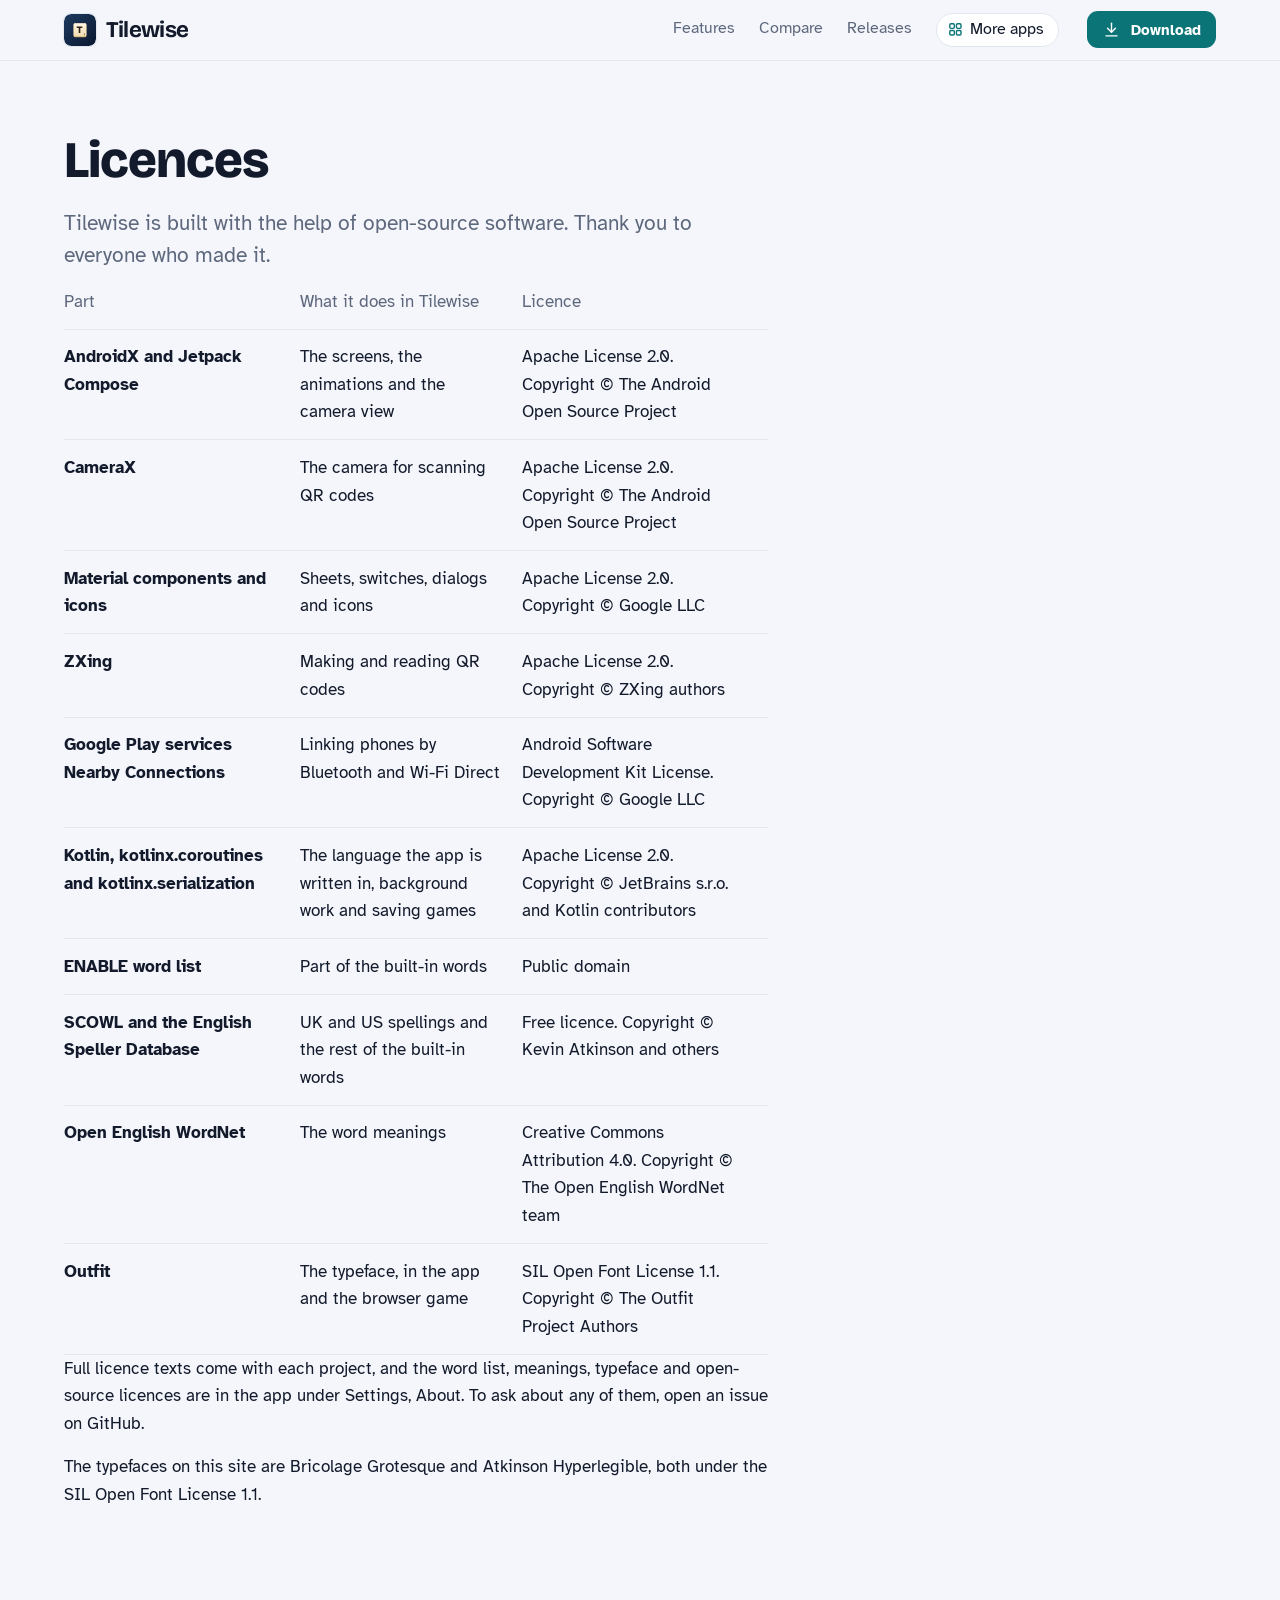
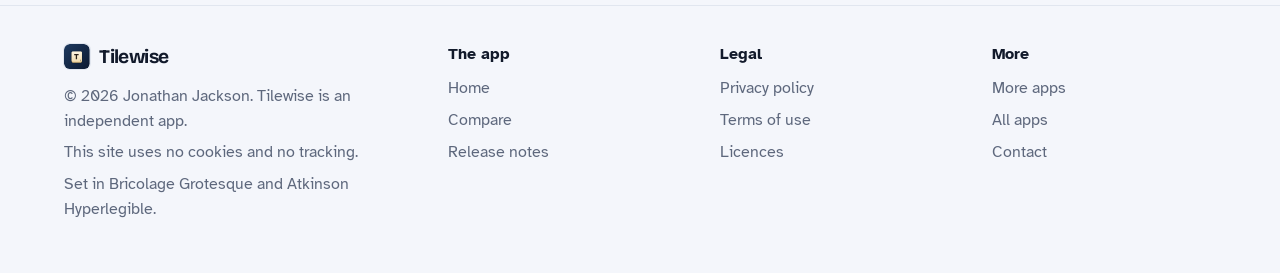
<file: licences.html>
<!DOCTYPE html>
<html lang="en-GB">
<head>
<meta charset="utf-8">
<meta name="viewport" content="width=device-width, initial-scale=1">
<title>Tilewise licences</title>
<meta name="description" content="The open-source parts inside Tilewise and their licences.">
<meta name="author" content="Jonathan Jackson">
<link rel="canonical" href="https://customgpter.github.io/tilewise/licences.html">
<meta name="theme-color" content="#f4f6fb" media="(prefers-color-scheme: light)">
<meta name="theme-color" content="#0d1322" media="(prefers-color-scheme: dark)">
<meta property="og:type" content="website">
<meta property="og:site_name" content="Tilewise">
<meta property="og:title" content="Tilewise licences">
<meta property="og:description" content="The open-source parts inside Tilewise and their licences.">
<meta property="og:url" content="https://customgpter.github.io/tilewise/licences.html">
<meta property="og:image" content="https://customgpter.github.io/tilewise/assets/og.png">
<meta property="og:image:width" content="1200">
<meta property="og:image:height" content="630">
<meta property="og:image:alt" content="Tilewise&#x27;s game screen: a word scoring on the board, the rack of cream tiles below">
<meta property="og:locale" content="en_GB">
<meta name="twitter:card" content="summary_large_image">
<link rel="icon" href="./assets/favicon.svg" type="image/svg+xml">
<link rel="apple-touch-icon" href="./assets/apple-touch-icon.png">
<link rel="preload" href="./assets/fonts/bricolage-grotesque-latin.woff2" as="font" type="font/woff2" crossorigin>
<link rel="preload" href="./assets/fonts/atkinson-hyperlegible-latin-400-normal.woff2" as="font" type="font/woff2" crossorigin>
<link rel="stylesheet" href="./assets/site.css?v=1">
<link rel="stylesheet" href="./assets/house.css?v=1">
<link rel="stylesheet" href="./assets/apps-list.css?v=1">
<script src="./assets/apps-list.js?v=1" defer></script>
</head>
<body>
<a class="skip" href="#main">Skip to content</a>
<header class="masthead">
<div class="wrap">
<a class="brand" href="./" aria-label="Tilewise home"><svg viewBox="0 0 108 108" aria-hidden="true"><defs><linearGradient id="twg" x1="0" y1="0" x2="1" y2="1"><stop offset="0" stop-color="#1E3A5F"/><stop offset="1" stop-color="#0B1830"/></linearGradient><linearGradient id="twt" x1="0" y1="0" x2="0" y2="1"><stop offset="0" stop-color="#FFF6E3"/><stop offset="1" stop-color="#F2DDB0"/></linearGradient></defs><rect width="108" height="108" rx="24" fill="url(#twg)"/><g transform="translate(54 54) scale(0.8) translate(-54 -54)"><path fill="#000" fill-opacity=".25" d="M33,30h44a6,6 0,0 1,6 6v46a6,6 0,0 1,-6 6h-44a6,6 0,0 1,-6 -6v-46a6,6 0,0 1,6 -6z"/><path fill="#D9B97C" d="M33,27h42a6,6 0,0 1,6 6v46a6,6 0,0 1,-6 6h-42a6,6 0,0 1,-6 -6v-46a6,6 0,0 1,6 -6z"/><path fill="url(#twt)" d="M33,26h42a6,6 0,0 1,6 6v42a6,6 0,0 1,-6 6h-42a6,6 0,0 1,-6 -6v-42a6,6 0,0 1,6 -6z"/><path fill="#2B2118" d="M48.59 66.5V39.69H55.41V66.5ZM40.33 45.36V39.5H63.67V45.36Z"/><path fill="#2B2118" d="M71.89 77V69H73.65V77ZM70.35 70.51V69H73.54V70.51Z"/></g></svg><span>Tilewise</span></a>
<nav aria-label="Main"><ul><li><a href="./#features">Features</a></li><li><a href="./compare.html">Compare</a></li><li><a href="./releases.html">Releases</a></li><li><a class="more-apps" href="./more-apps.html"><svg class="ico" viewBox="0 0 24 24" aria-hidden="true"><rect x="4" y="4" width="6.5" height="6.5" rx="1.6"/><rect x="13.5" y="4" width="6.5" height="6.5" rx="1.6"/><rect x="4" y="13.5" width="6.5" height="6.5" rx="1.6"/><rect x="13.5" y="13.5" width="6.5" height="6.5" rx="1.6"/></svg>More apps</a></li></ul></nav>
<a class="button small" href="https://github.com/CustomGPTer/tilewise/releases/latest/download/Tilewise.apk"><svg class="ico" viewBox="0 0 24 24" aria-hidden="true"><path d="M12 4v11"/><path d="M7 10.5l5 5 5-5"/><path d="M5 20h14"/></svg>Download</a>
</div>
</header>
<main id="main" class="doc">
<div class="wrap">
<div class="measure">
<h1>Licences</h1>
<p class="lede">Tilewise is built with the help of open-source software. Thank you to everyone who made it.</p>
<div class="scroll"><table><thead><tr><th scope="col">Part</th><th scope="col">What it does in Tilewise</th><th scope="col">Licence</th></tr></thead><tbody><tr><th scope="row">AndroidX and Jetpack Compose</th><td>The screens, the animations and the camera view</td><td>Apache License 2.0. Copyright &copy; The Android Open Source Project</td></tr><tr><th scope="row">CameraX</th><td>The camera for scanning QR codes</td><td>Apache License 2.0. Copyright &copy; The Android Open Source Project</td></tr><tr><th scope="row">Material components and icons</th><td>Sheets, switches, dialogs and icons</td><td>Apache License 2.0. Copyright &copy; Google LLC</td></tr><tr><th scope="row">ZXing</th><td>Making and reading QR codes</td><td>Apache License 2.0. Copyright &copy; ZXing authors</td></tr><tr><th scope="row">Google Play services Nearby Connections</th><td>Linking phones by Bluetooth and Wi-Fi Direct</td><td>Android Software Development Kit License. Copyright &copy; Google LLC</td></tr><tr><th scope="row">Kotlin, kotlinx.coroutines and kotlinx.serialization</th><td>The language the app is written in, background work and saving games</td><td>Apache License 2.0. Copyright &copy; JetBrains s.r.o. and Kotlin contributors</td></tr><tr><th scope="row">ENABLE word list</th><td>Part of the built-in words</td><td>Public domain</td></tr><tr><th scope="row">SCOWL and the English Speller Database</th><td>UK and US spellings and the rest of the built-in words</td><td>Free licence. Copyright &copy; Kevin Atkinson and others</td></tr><tr><th scope="row">Open English WordNet</th><td>The word meanings</td><td>Creative Commons Attribution 4.0. Copyright &copy; The Open English WordNet team</td></tr><tr><th scope="row">Outfit</th><td>The typeface, in the app and the browser game</td><td>SIL Open Font License 1.1. Copyright &copy; The Outfit Project Authors</td></tr></tbody></table></div>
<p>Full licence texts come with each project, and the word list, meanings, typeface and open-source licences are in the app under Settings, About. To ask about any of them, open an issue on GitHub.</p>
<p>The typefaces on this site are Bricolage Grotesque and Atkinson Hyperlegible, both under the SIL Open Font License 1.1.</p>
</div>
</div>
</main>
<footer class="colophon">
<div class="wrap">
<div>
<a class="brand" href="./" aria-label="Tilewise home"><svg viewBox="0 0 108 108" aria-hidden="true"><defs><linearGradient id="twg" x1="0" y1="0" x2="1" y2="1"><stop offset="0" stop-color="#1E3A5F"/><stop offset="1" stop-color="#0B1830"/></linearGradient><linearGradient id="twt" x1="0" y1="0" x2="0" y2="1"><stop offset="0" stop-color="#FFF6E3"/><stop offset="1" stop-color="#F2DDB0"/></linearGradient></defs><rect width="108" height="108" rx="24" fill="url(#twg)"/><g transform="translate(54 54) scale(0.8) translate(-54 -54)"><path fill="#000" fill-opacity=".25" d="M33,30h44a6,6 0,0 1,6 6v46a6,6 0,0 1,-6 6h-44a6,6 0,0 1,-6 -6v-46a6,6 0,0 1,6 -6z"/><path fill="#D9B97C" d="M33,27h42a6,6 0,0 1,6 6v46a6,6 0,0 1,-6 6h-42a6,6 0,0 1,-6 -6v-46a6,6 0,0 1,6 -6z"/><path fill="url(#twt)" d="M33,26h42a6,6 0,0 1,6 6v42a6,6 0,0 1,-6 6h-42a6,6 0,0 1,-6 -6v-42a6,6 0,0 1,6 -6z"/><path fill="#2B2118" d="M48.59 66.5V39.69H55.41V66.5ZM40.33 45.36V39.5H63.67V45.36Z"/><path fill="#2B2118" d="M71.89 77V69H73.65V77ZM70.35 70.51V69H73.54V70.51Z"/></g></svg><span>Tilewise</span></a>
<p>&copy; 2026 Jonathan Jackson. Tilewise is an independent app.</p>
<p>This site uses no cookies and no tracking.</p>
<p>Set in Bricolage Grotesque and Atkinson Hyperlegible.</p>
</div>
<nav aria-label="The app"><h2>The app</h2><ul>
<li><a href="./">Home</a></li>
<li><a href="./compare.html">Compare</a></li>
<li><a href="./releases.html">Release notes</a></li>

</ul></nav>
<nav aria-label="Legal"><h2>Legal</h2><ul>
<li><a href="./privacy.html">Privacy policy</a></li>
<li><a href="./terms.html">Terms of use</a></li>
<li><a href="./licences.html">Licences</a></li>
</ul></nav>
<nav aria-label="More"><h2>More</h2><ul>
<li><a href="./more-apps.html">More apps</a></li>
<li><a href="https://customgpter.github.io/">All apps</a></li>
<li><a href="https://github.com/CustomGPTer/tilewise/issues">Contact</a></li>
</ul></nav>
</div>
</footer>
</body>
</html>
</file>
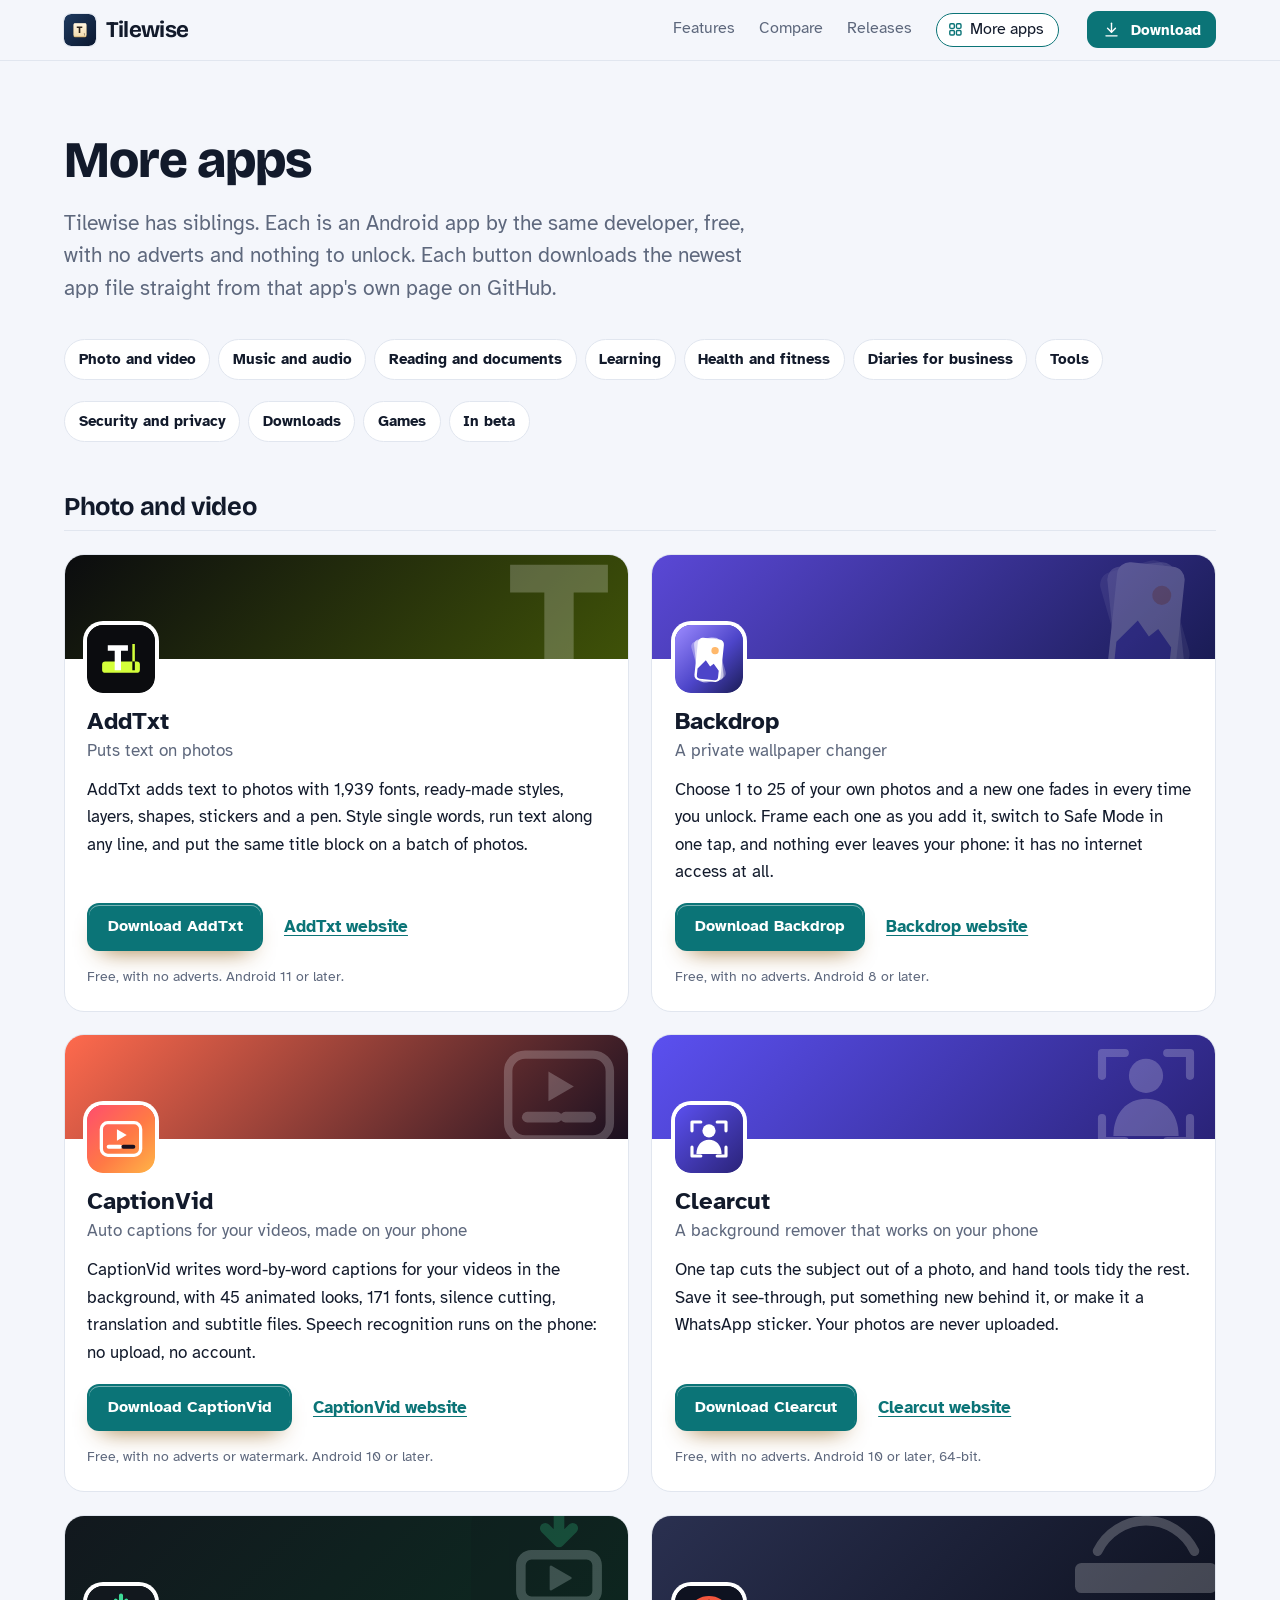
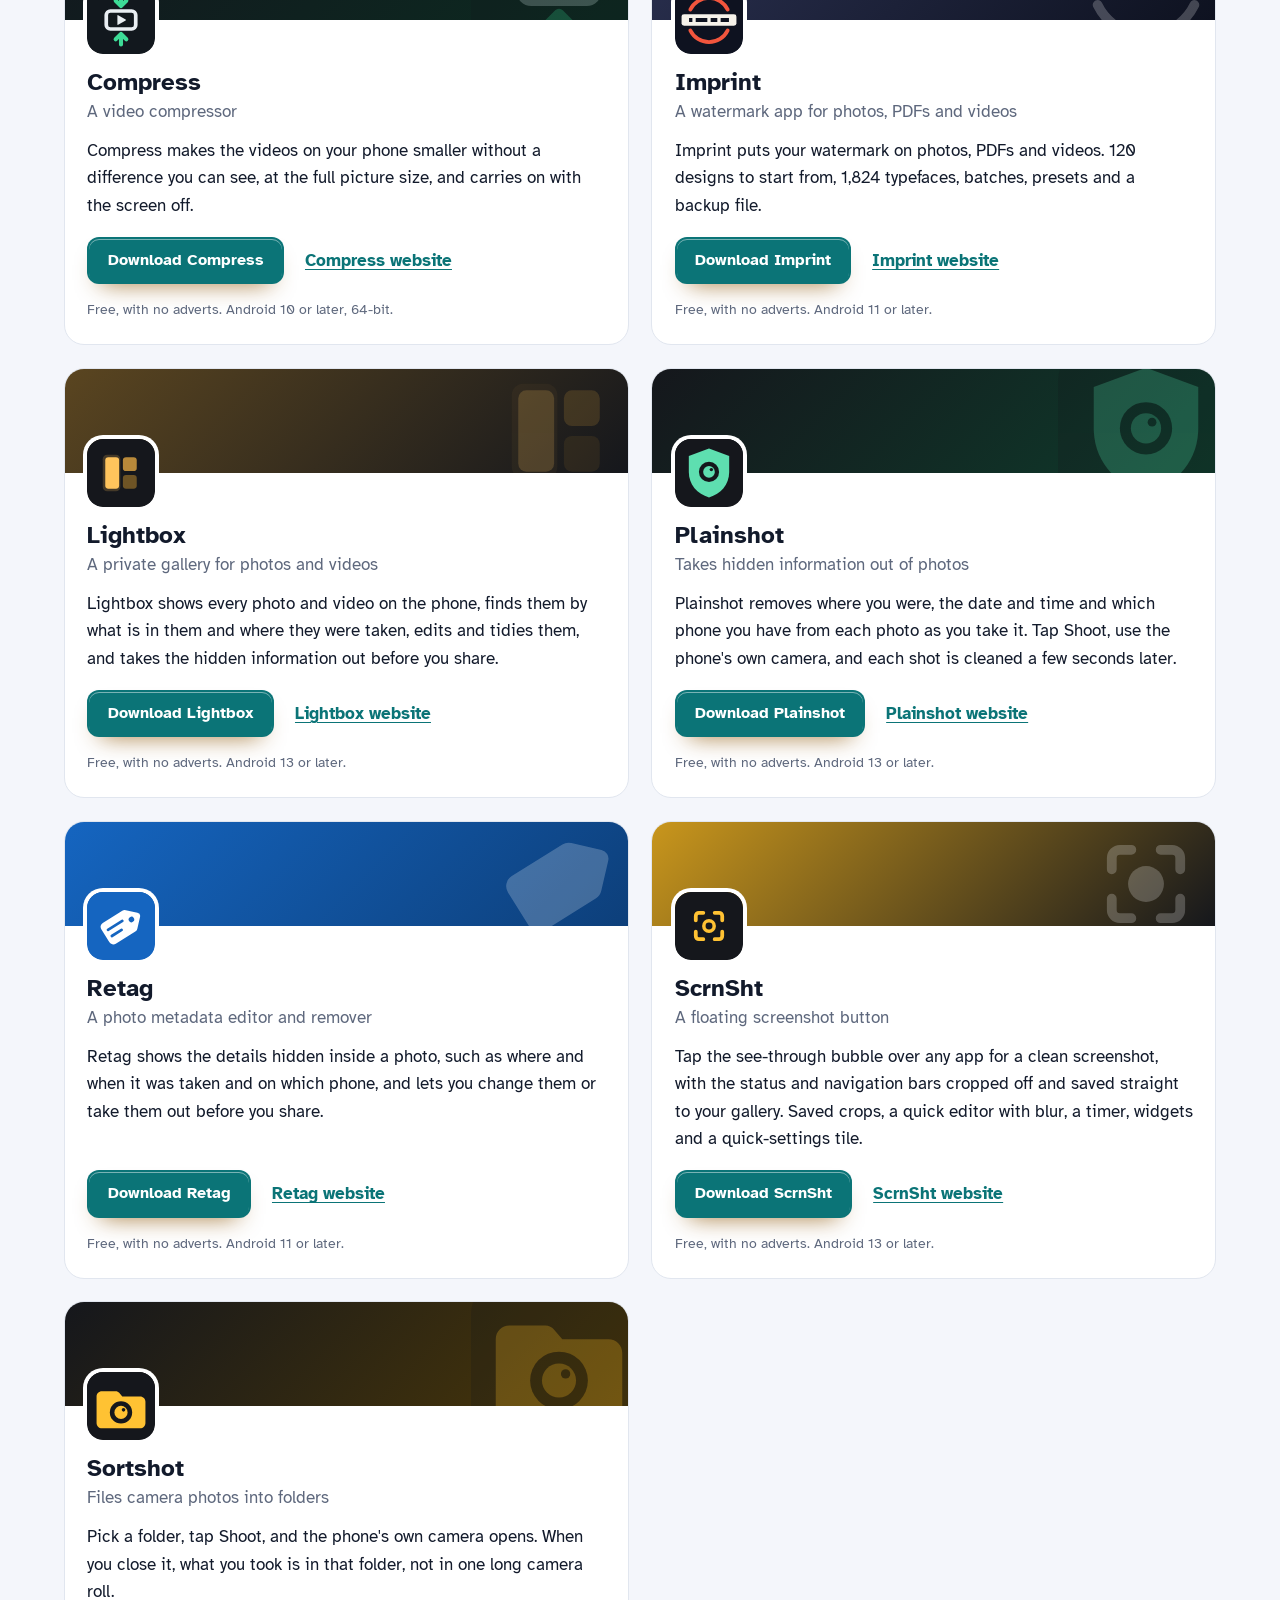
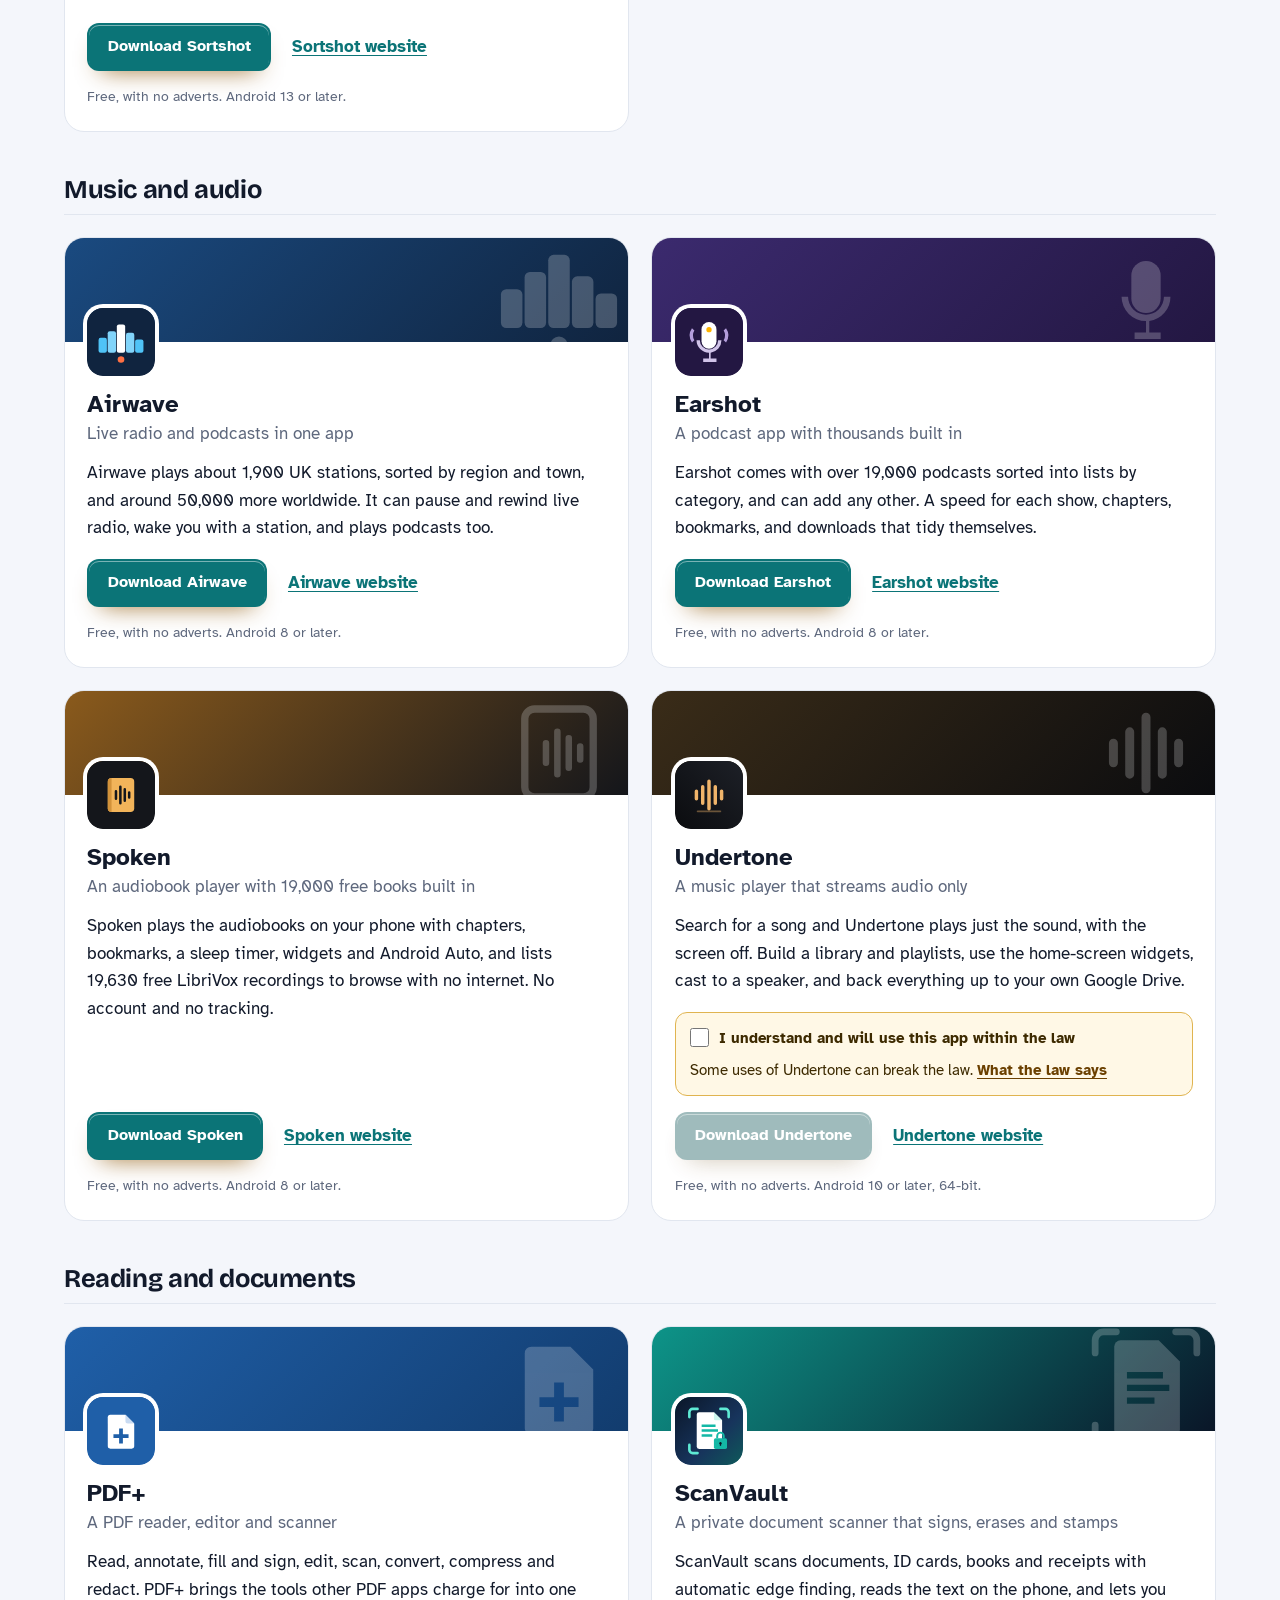
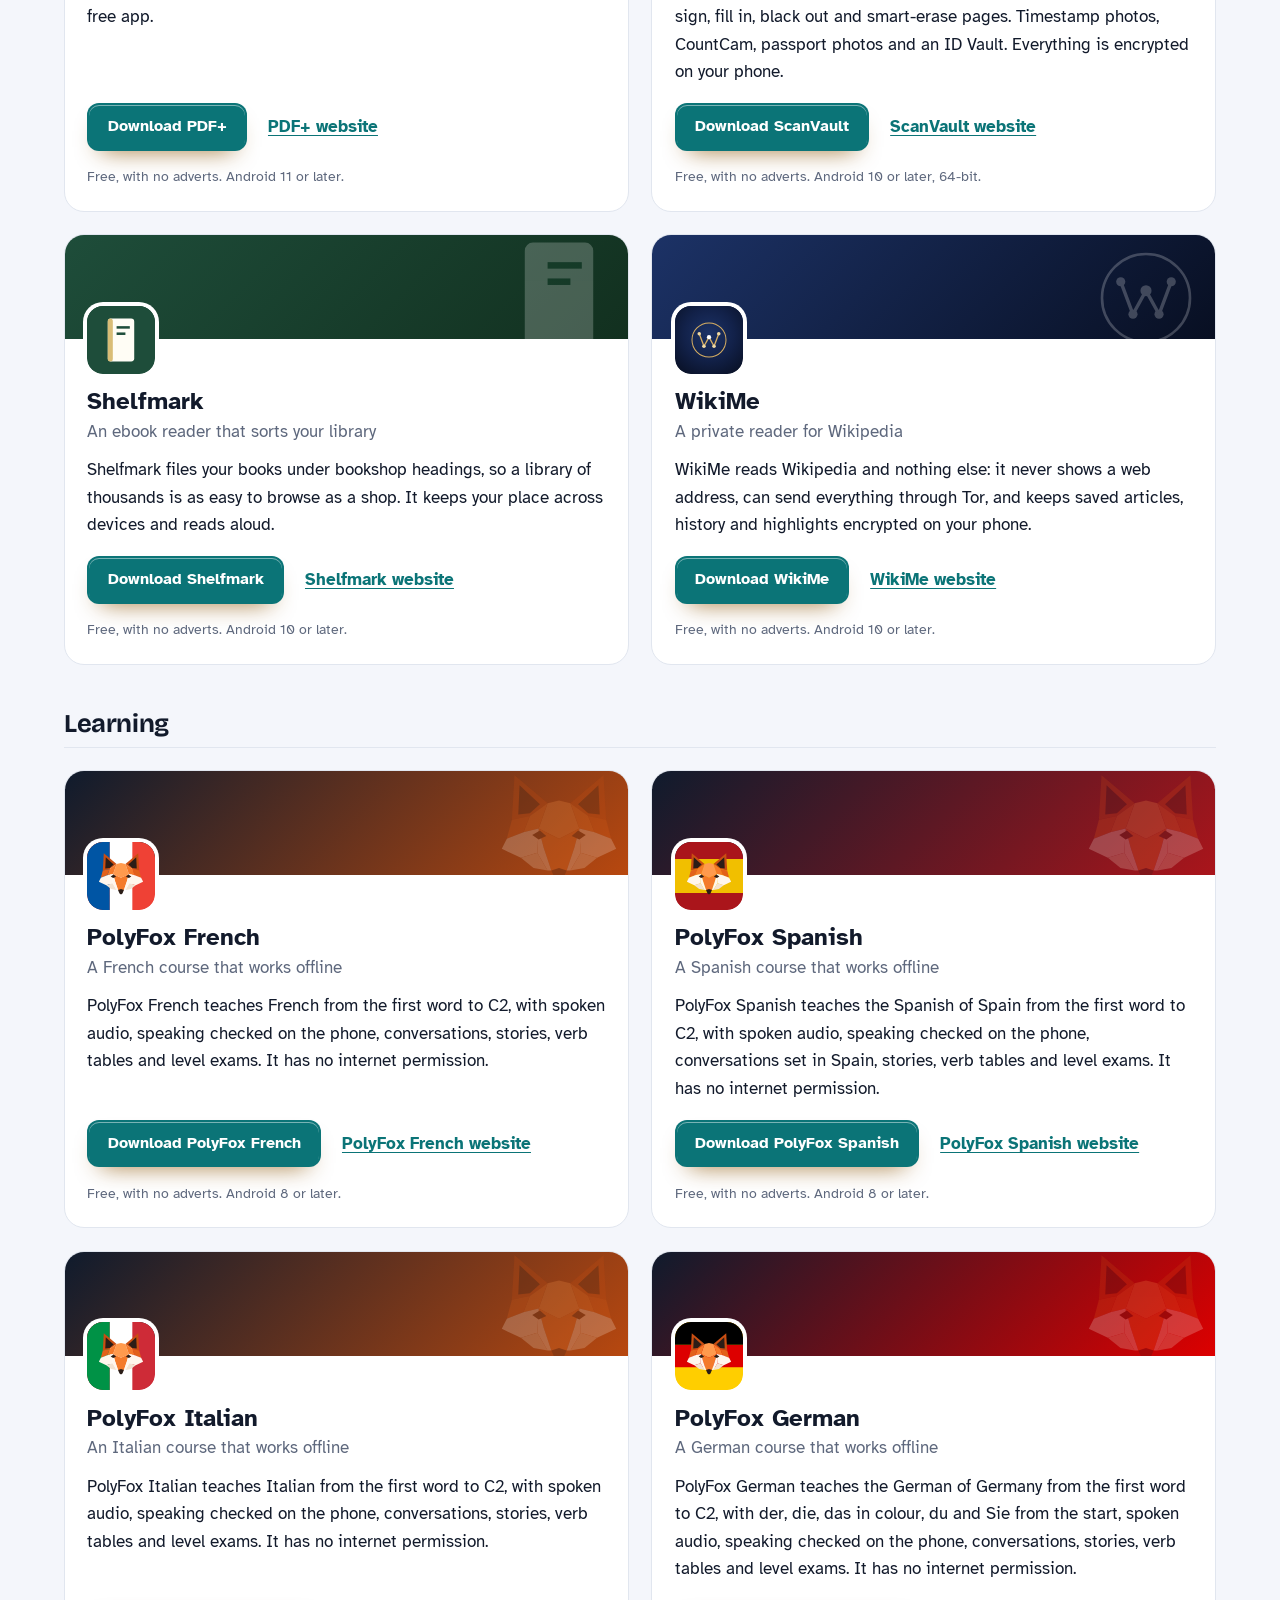
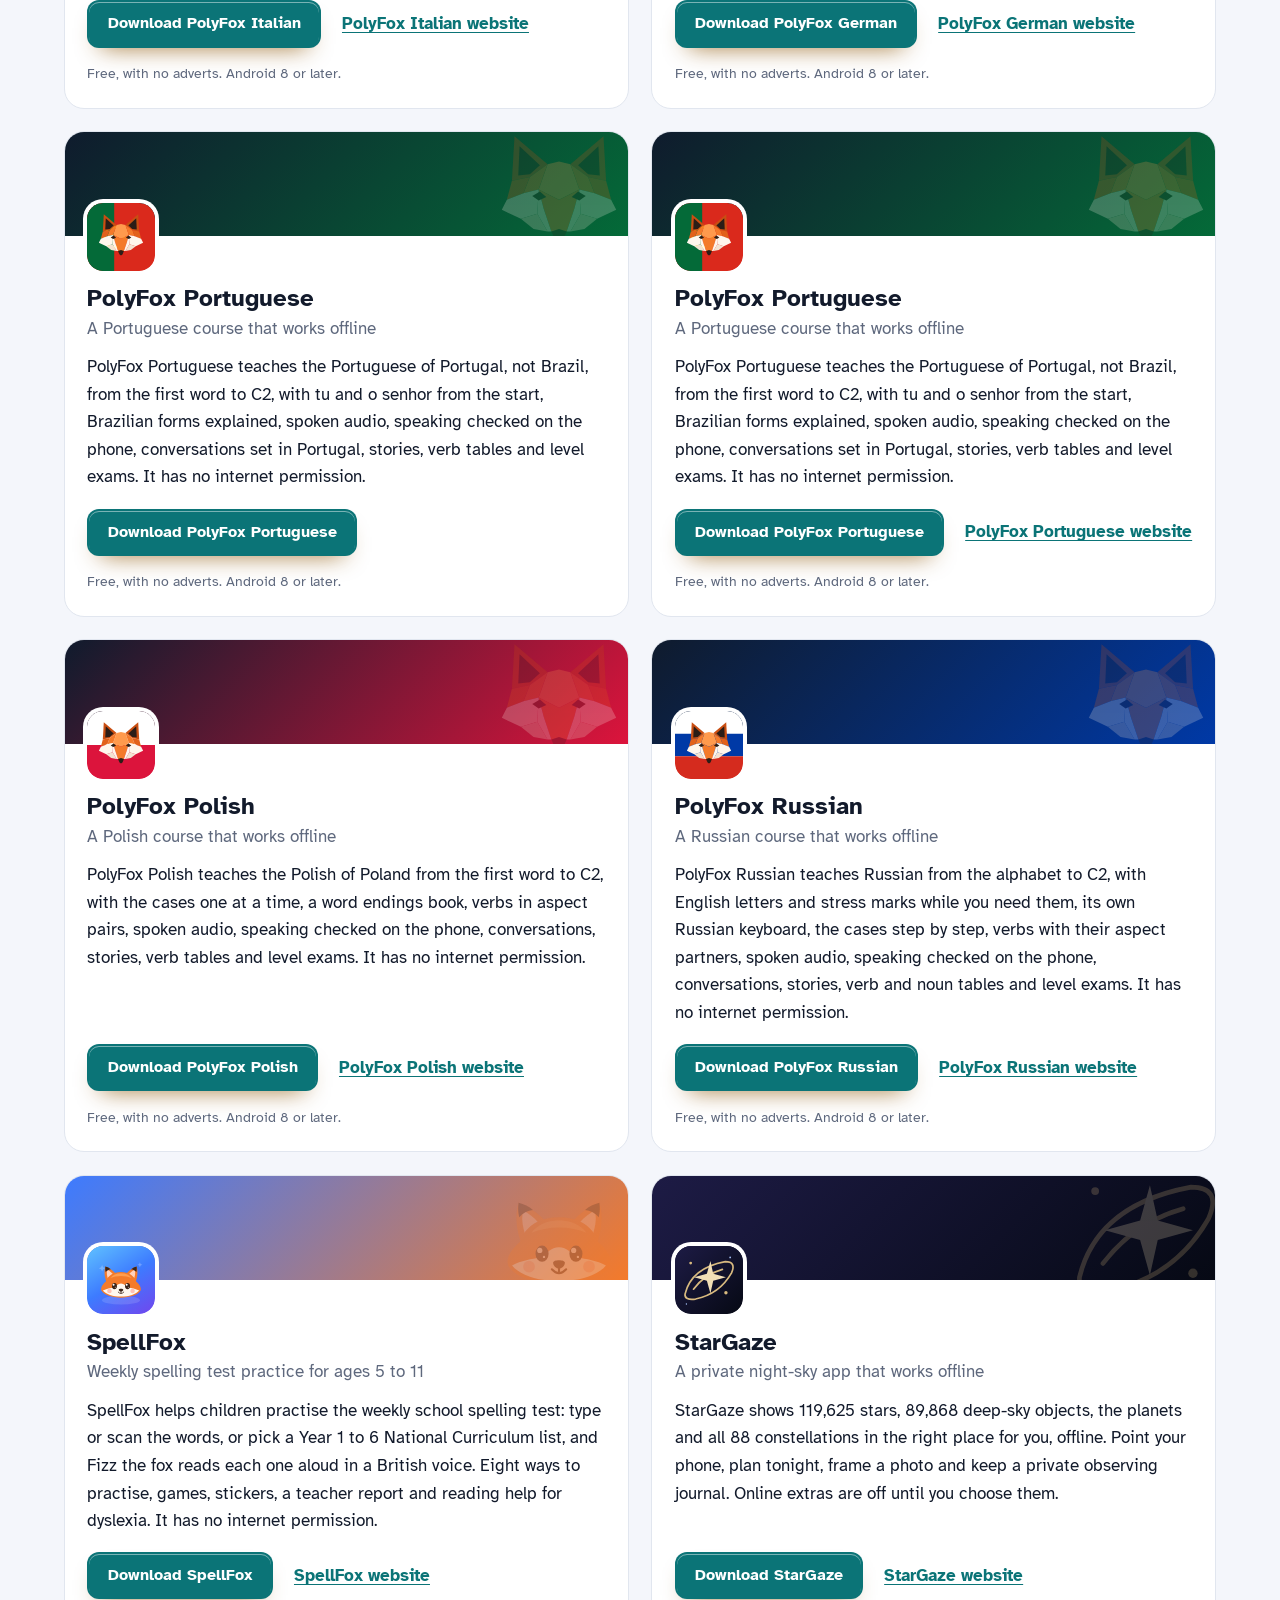
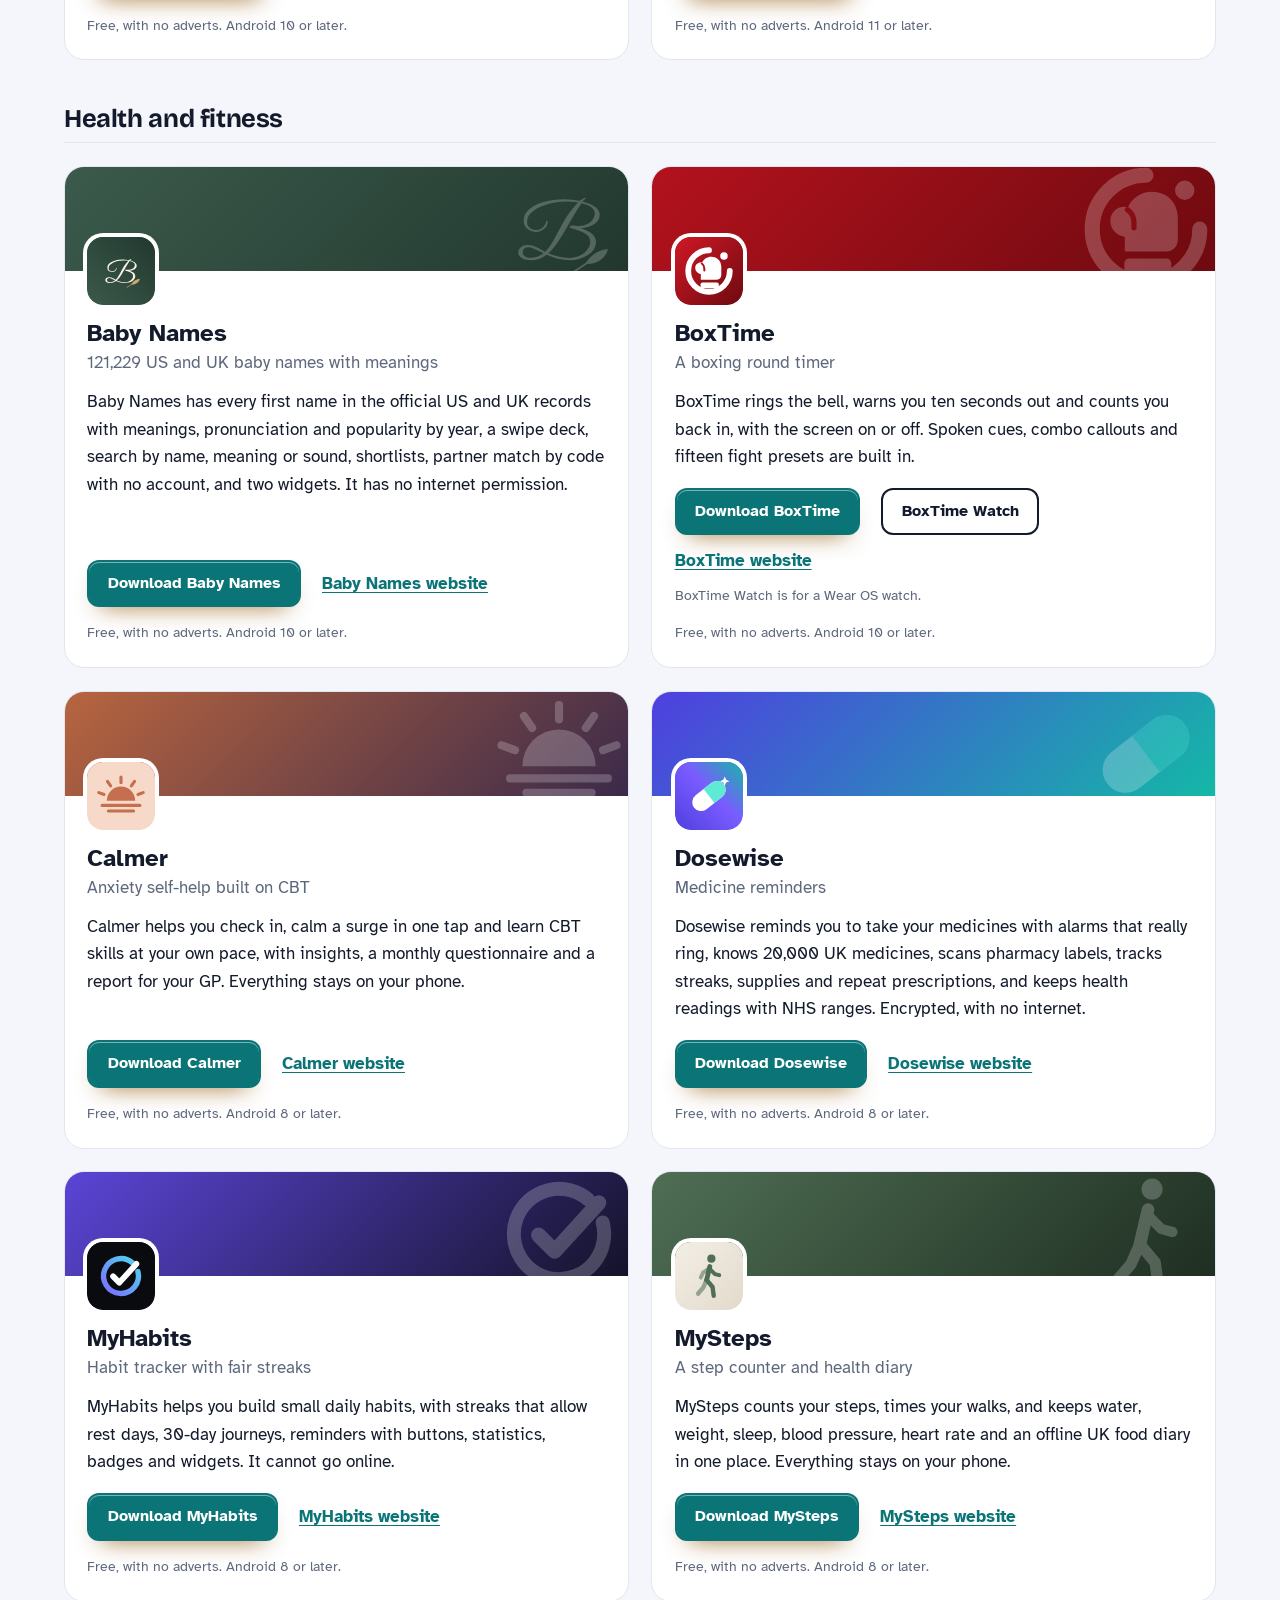
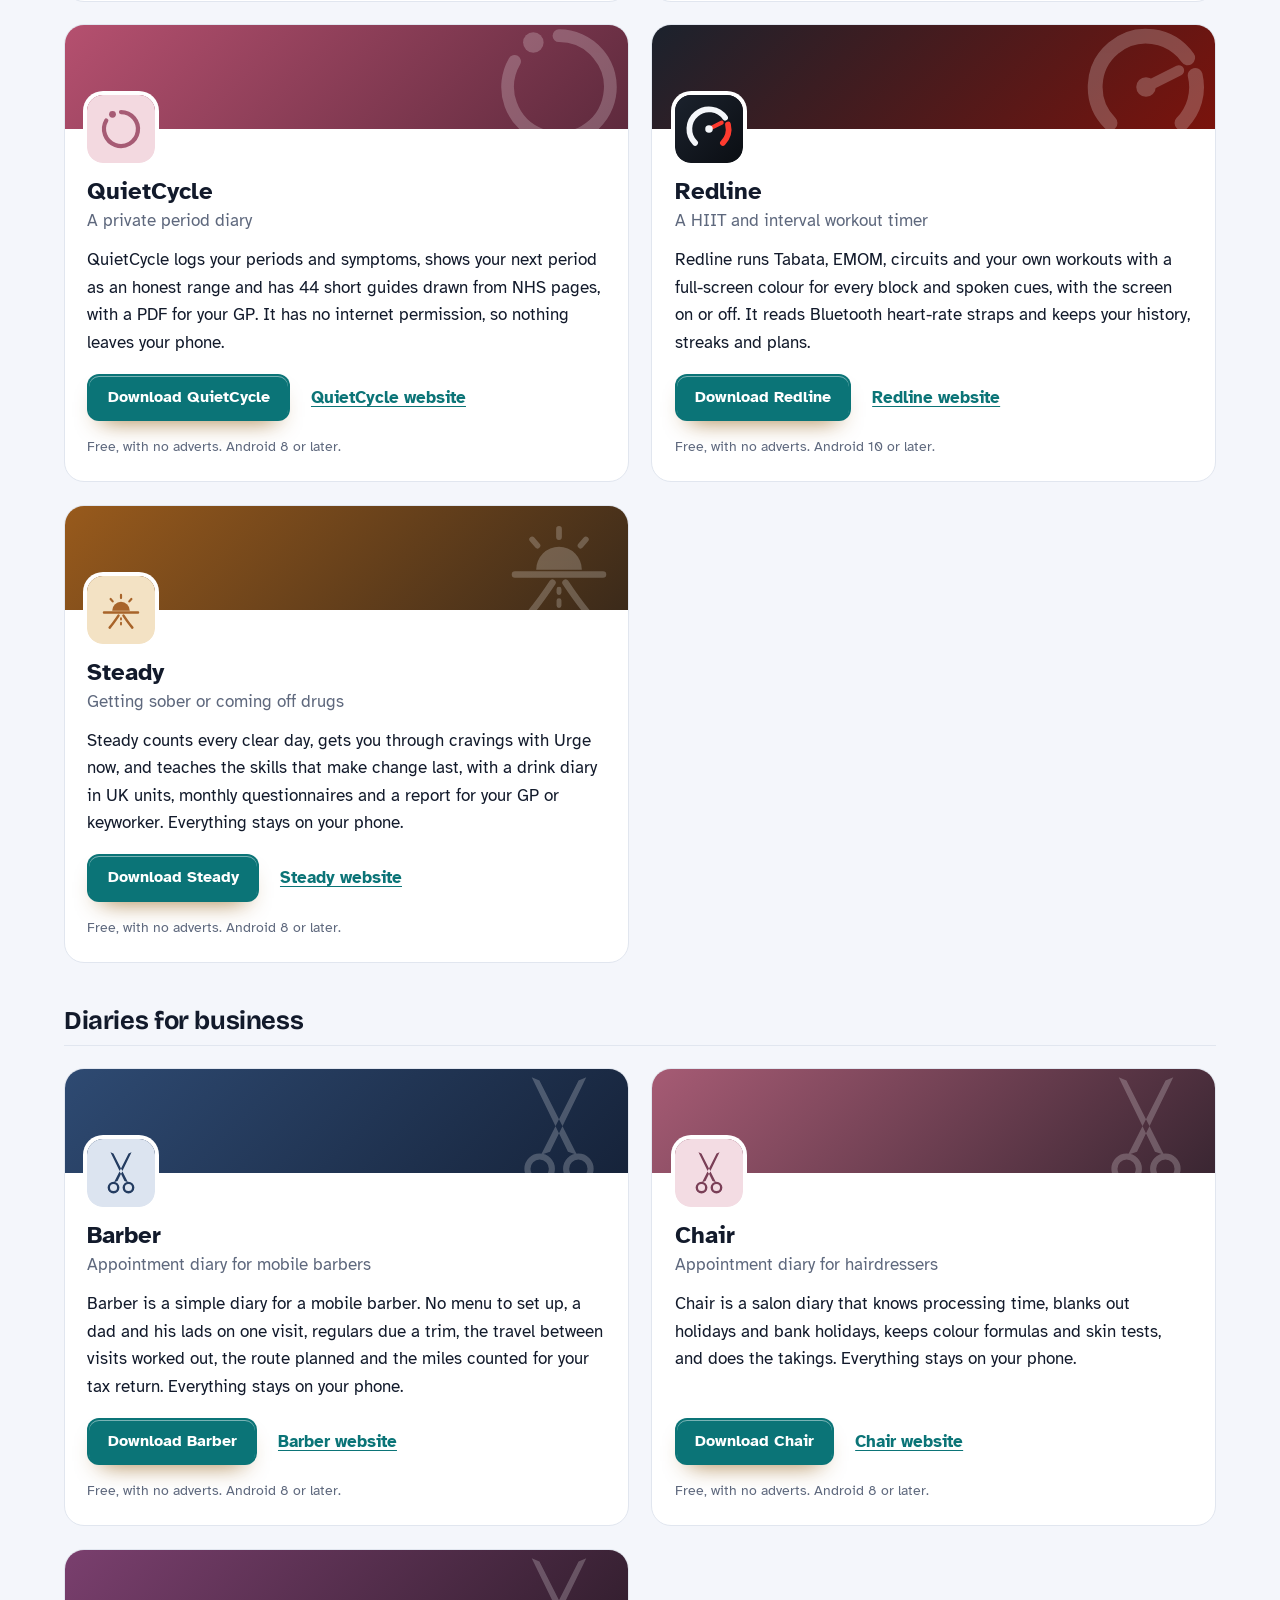
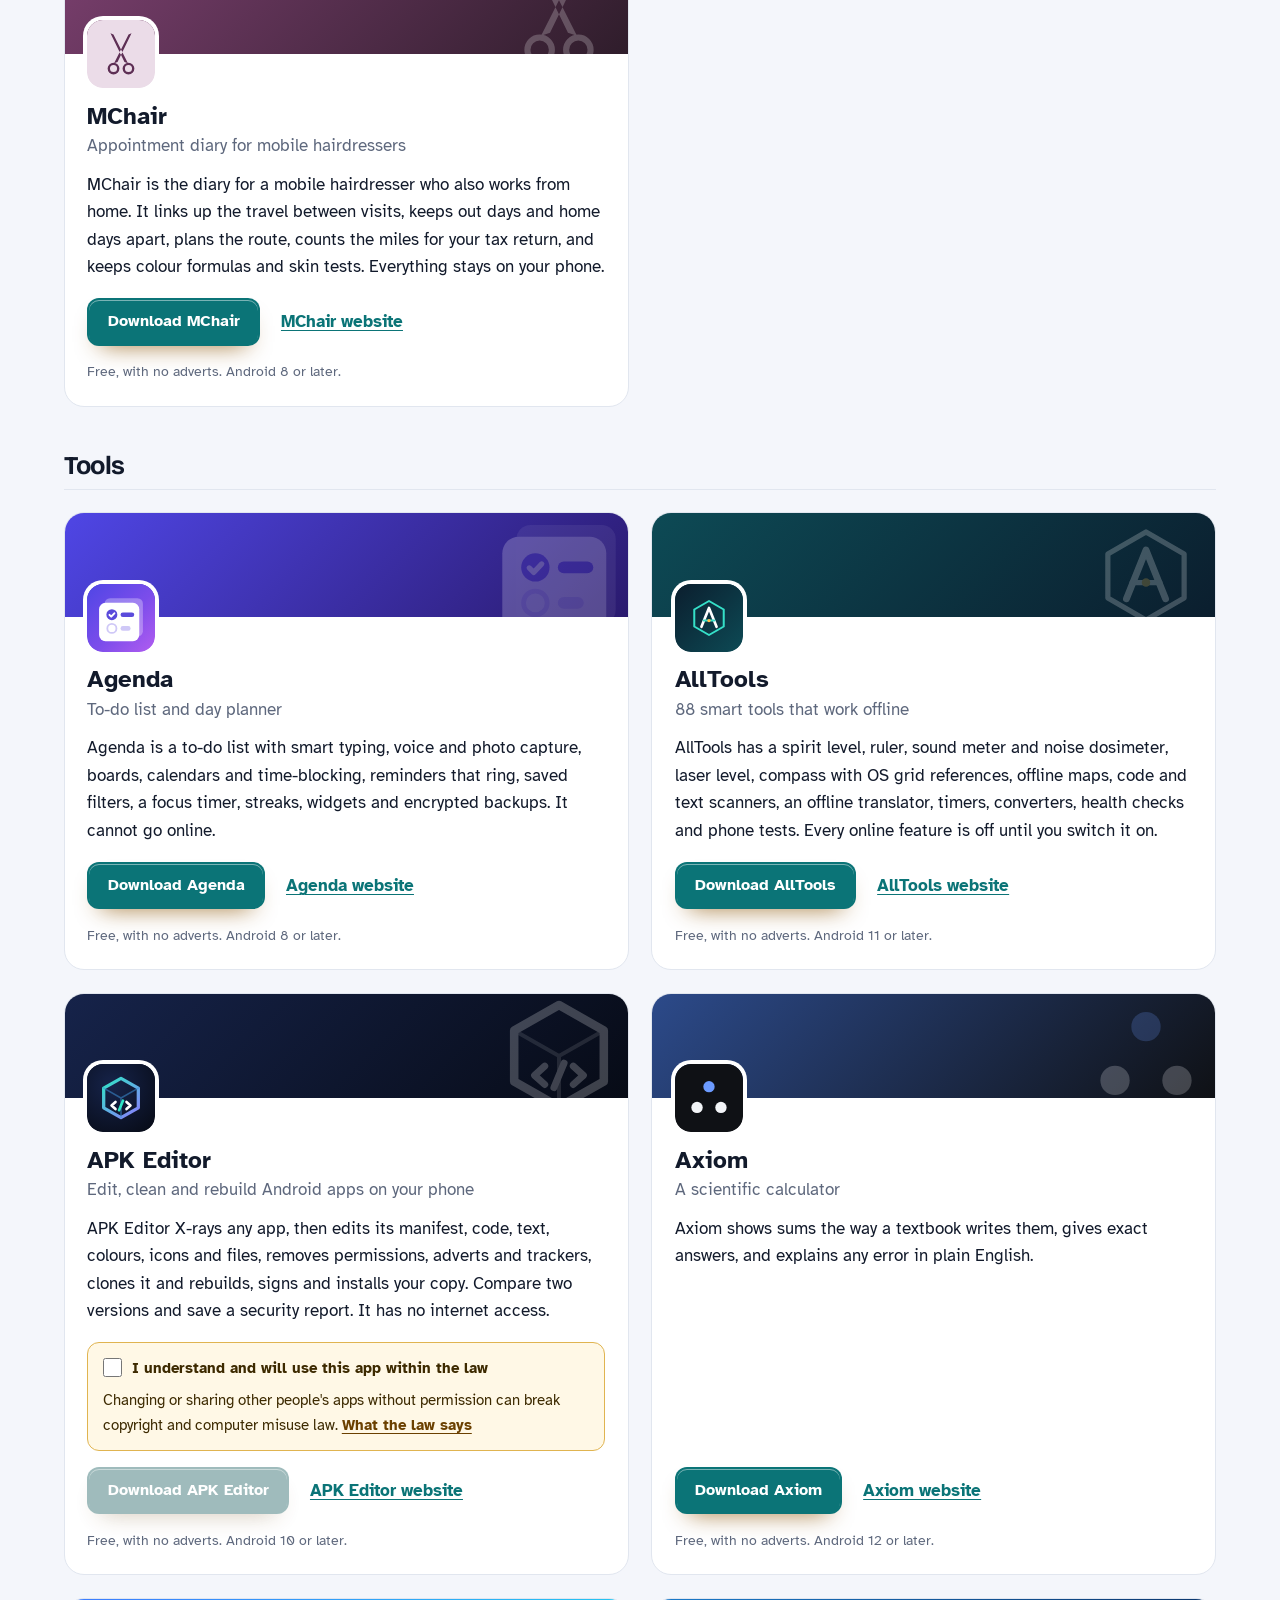
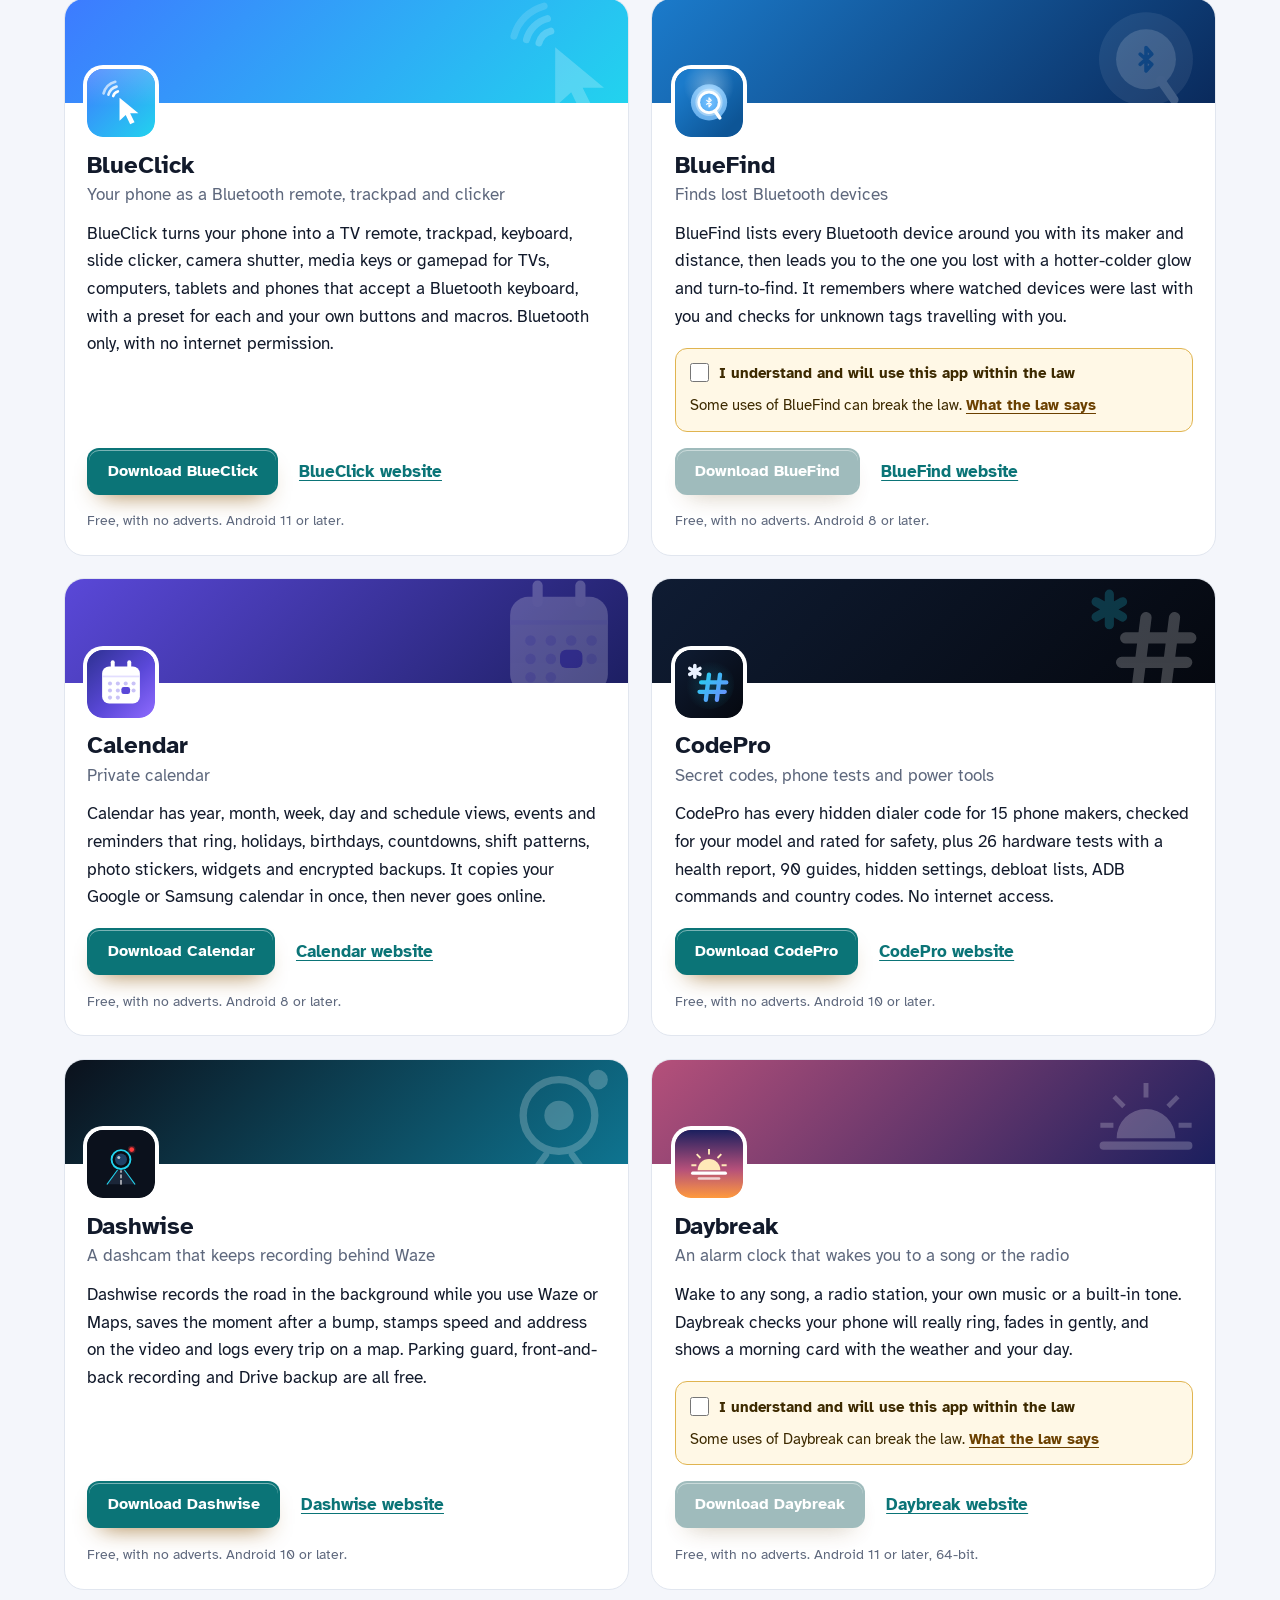
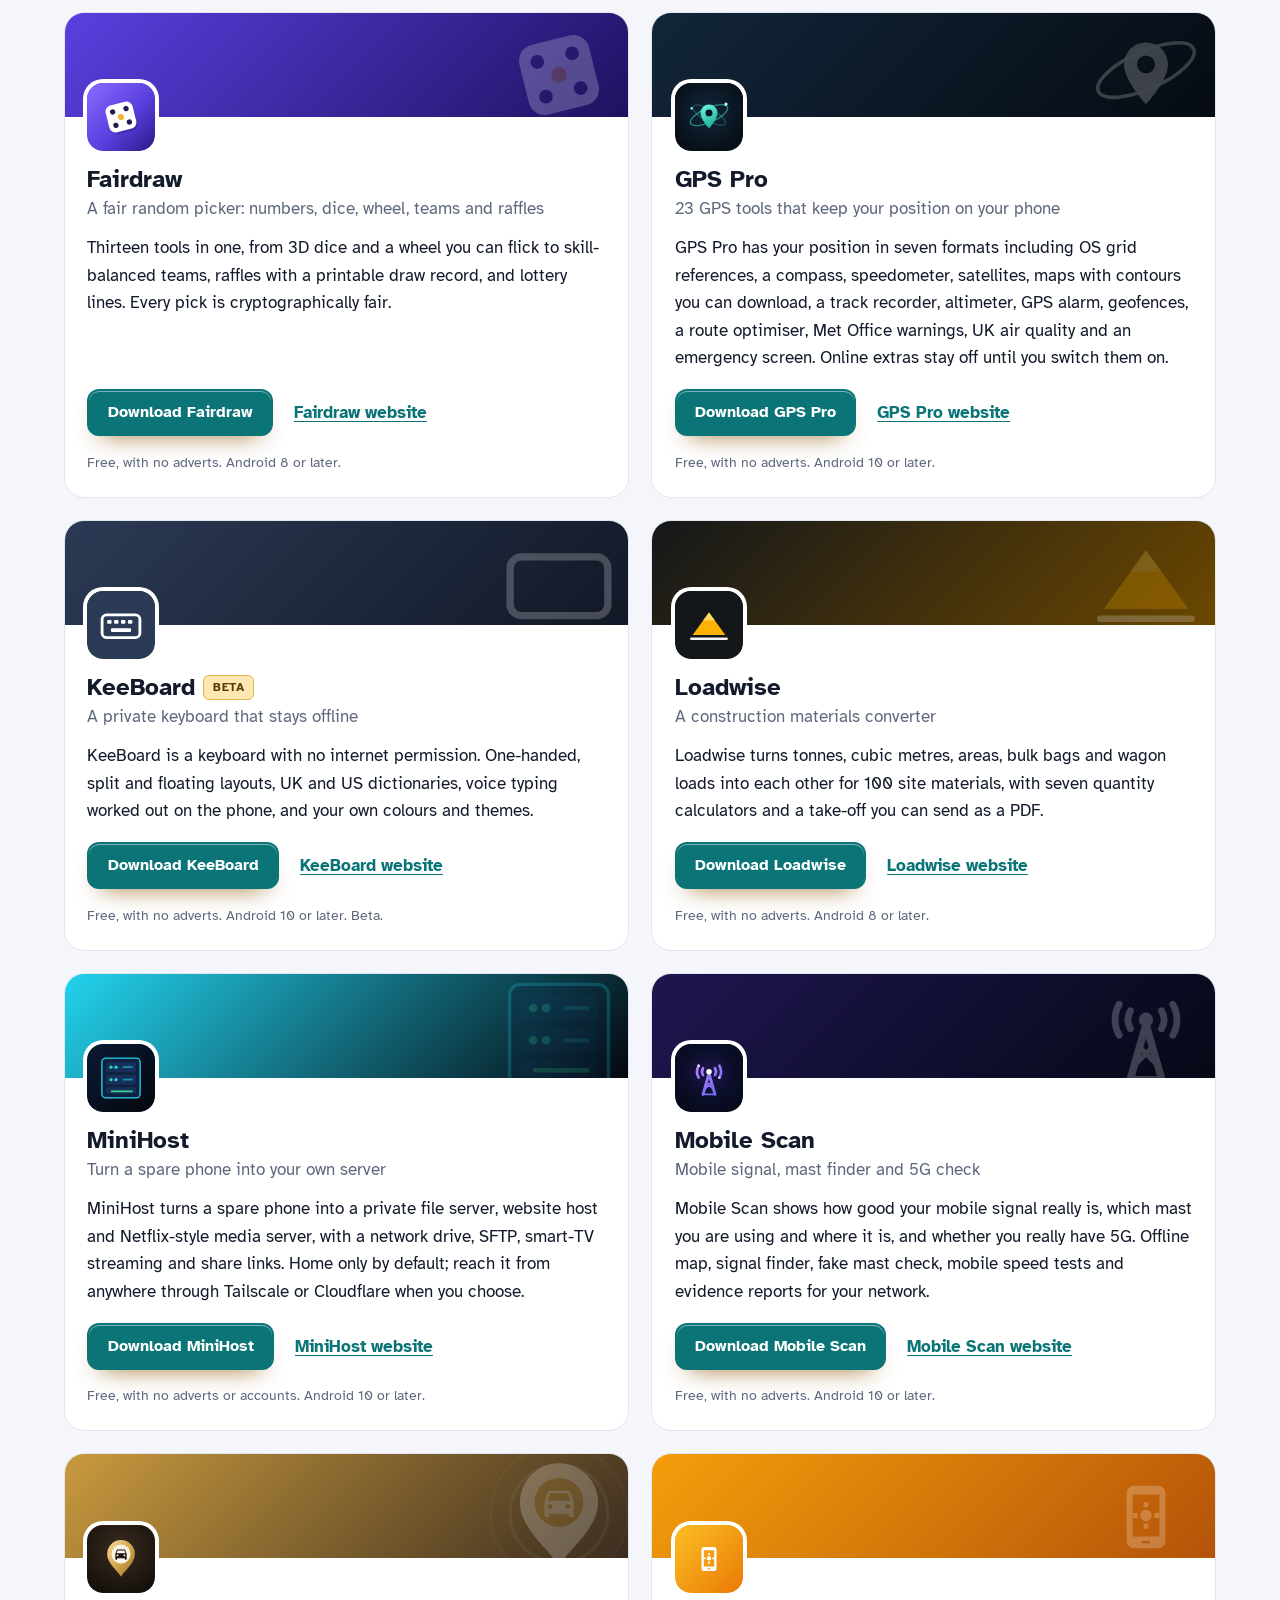
<file: more-apps.html>
<!DOCTYPE html>
<html lang="en-GB">
<head>
<meta charset="utf-8">
<meta name="viewport" content="width=device-width, initial-scale=1">
<title>More free Android apps from the maker of Tilewise</title>
<meta name="description" content="All 99 free Android apps from the maker of Tilewise, in one list by category, each with its download and a link to its website.">
<meta name="author" content="Jonathan Jackson">
<link rel="canonical" href="https://customgpter.github.io/tilewise/more-apps.html">
<meta name="theme-color" content="#f4f6fb" media="(prefers-color-scheme: light)">
<meta name="theme-color" content="#0d1322" media="(prefers-color-scheme: dark)">
<meta property="og:type" content="website">
<meta property="og:site_name" content="Tilewise">
<meta property="og:title" content="More free Android apps from the maker of Tilewise">
<meta property="og:description" content="All 99 free Android apps from the maker of Tilewise, in one list by category, each with its download and a link to its website.">
<meta property="og:url" content="https://customgpter.github.io/tilewise/more-apps.html">
<meta property="og:image" content="https://customgpter.github.io/tilewise/assets/og.png">
<meta property="og:image:width" content="1200">
<meta property="og:image:height" content="630">
<meta property="og:image:alt" content="Tilewise&#x27;s game screen: a word scoring on the board, the rack of cream tiles below">
<meta property="og:locale" content="en_GB">
<meta name="twitter:card" content="summary_large_image">
<link rel="icon" href="./assets/favicon.svg" type="image/svg+xml">
<link rel="apple-touch-icon" href="./assets/apple-touch-icon.png">
<link rel="preload" href="./assets/fonts/bricolage-grotesque-latin.woff2" as="font" type="font/woff2" crossorigin>
<link rel="preload" href="./assets/fonts/atkinson-hyperlegible-latin-400-normal.woff2" as="font" type="font/woff2" crossorigin>
<link rel="stylesheet" href="./assets/site.css?v=1">
<link rel="stylesheet" href="./assets/house.css?v=1">
<script type="application/ld+json">{"@context":"https://schema.org","@type":"ItemList","name":"Apps from the maker of Tilewise","url":"https://customgpter.github.io/tilewise/more-apps.html","itemListElement":[{"@type":"ListItem","position":1,"name":"AddTxt","url":"https://customgpter.github.io/addtxt/"},{"@type":"ListItem","position":2,"name":"Backdrop","url":"https://customgpter.github.io/backdrop/"},{"@type":"ListItem","position":3,"name":"CaptionVid","url":"https://customgpter.github.io/captionvid/"},{"@type":"ListItem","position":4,"name":"Clearcut","url":"https://customgpter.github.io/clearcut/"},{"@type":"ListItem","position":5,"name":"Compress","url":"https://customgpter.github.io/compress/"},{"@type":"ListItem","position":6,"name":"Imprint","url":"https://customgpter.github.io/imprint/"},{"@type":"ListItem","position":7,"name":"Lightbox","url":"https://customgpter.github.io/lightbox/"},{"@type":"ListItem","position":8,"name":"Plainshot","url":"https://customgpter.github.io/plainshot/"},{"@type":"ListItem","position":9,"name":"Retag","url":"https://customgpter.github.io/retag/"},{"@type":"ListItem","position":10,"name":"ScrnSht","url":"https://customgpter.github.io/scrnsht/"},{"@type":"ListItem","position":11,"name":"Sortshot","url":"https://customgpter.github.io/sortshot/"},{"@type":"ListItem","position":12,"name":"Airwave","url":"https://customgpter.github.io/airwave/"},{"@type":"ListItem","position":13,"name":"Earshot","url":"https://customgpter.github.io/earshot/"},{"@type":"ListItem","position":14,"name":"Spoken","url":"https://customgpter.github.io/spoken/"},{"@type":"ListItem","position":15,"name":"Undertone","url":"https://customgpter.github.io/undertone/"},{"@type":"ListItem","position":16,"name":"PDF+","url":"https://customgpter.github.io/pdfplus/"},{"@type":"ListItem","position":17,"name":"ScanVault","url":"https://customgpter.github.io/scanvault/"},{"@type":"ListItem","position":18,"name":"Shelfmark","url":"https://customgpter.github.io/shelfmark/"},{"@type":"ListItem","position":19,"name":"WikiMe","url":"https://customgpter.github.io/wikime/"},{"@type":"ListItem","position":20,"name":"PolyFox French","url":"https://customgpter.github.io/polyfox/"},{"@type":"ListItem","position":21,"name":"PolyFox German","url":"https://customgpter.github.io/polyfox-german/"},{"@type":"ListItem","position":22,"name":"PolyFox Portuguese","url":"https://customgpter.github.io/polyfox-portuguese/"},{"@type":"ListItem","position":23,"name":"PolyFox Polish","url":"https://customgpter.github.io/polyfox-polish/"},{"@type":"ListItem","position":24,"name":"PolyFox Russian","url":"https://customgpter.github.io/polyfox-russian/"},{"@type":"ListItem","position":25,"name":"SpellFox","url":"https://customgpter.github.io/spellfox/"},{"@type":"ListItem","position":26,"name":"StarGaze","url":"https://customgpter.github.io/stargaze/"},{"@type":"ListItem","position":27,"name":"Baby Names","url":"https://customgpter.github.io/babynames/"},{"@type":"ListItem","position":28,"name":"BoxTime","url":"https://customgpter.github.io/boxtime/"},{"@type":"ListItem","position":29,"name":"Calmer","url":"https://customgpter.github.io/calmer/"},{"@type":"ListItem","position":30,"name":"Dosewise","url":"https://customgpter.github.io/dosewise/"},{"@type":"ListItem","position":31,"name":"MyHabits","url":"https://customgpter.github.io/myhabits/"},{"@type":"ListItem","position":32,"name":"MySteps","url":"https://customgpter.github.io/mysteps/"},{"@type":"ListItem","position":33,"name":"QuietCycle","url":"https://customgpter.github.io/quietcycle/"},{"@type":"ListItem","position":34,"name":"Redline","url":"https://customgpter.github.io/redline/"},{"@type":"ListItem","position":35,"name":"Steady","url":"https://customgpter.github.io/steady/"},{"@type":"ListItem","position":36,"name":"Barber","url":"https://customgpter.github.io/barber/"},{"@type":"ListItem","position":37,"name":"Chair","url":"https://customgpter.github.io/chair/"},{"@type":"ListItem","position":38,"name":"MChair","url":"https://customgpter.github.io/mchair/"},{"@type":"ListItem","position":39,"name":"Agenda","url":"https://customgpter.github.io/agenda/"},{"@type":"ListItem","position":40,"name":"AllTools","url":"https://customgpter.github.io/alltools/"},{"@type":"ListItem","position":41,"name":"APK Editor","url":"https://customgpter.github.io/apkeditor/"},{"@type":"ListItem","position":42,"name":"Axiom","url":"https://customgpter.github.io/axiom/"},{"@type":"ListItem","position":43,"name":"BlueClick","url":"https://customgpter.github.io/blueclick/"},{"@type":"ListItem","position":44,"name":"BlueFind","url":"https://customgpter.github.io/bluefind/"},{"@type":"ListItem","position":45,"name":"Calendar","url":"https://customgpter.github.io/calendar/"},{"@type":"ListItem","position":46,"name":"CodePro","url":"https://customgpter.github.io/codepro/"},{"@type":"ListItem","position":47,"name":"Dashwise","url":"https://customgpter.github.io/dashwise/"},{"@type":"ListItem","position":48,"name":"Daybreak","url":"https://customgpter.github.io/daybreak/"},{"@type":"ListItem","position":49,"name":"Fairdraw","url":"https://customgpter.github.io/fairdraw/"},{"@type":"ListItem","position":50,"name":"GPS Pro","url":"https://customgpter.github.io/gpspro/"},{"@type":"ListItem","position":51,"name":"KeeBoard","url":"https://customgpter.github.io/keeboard/"},{"@type":"ListItem","position":52,"name":"Loadwise","url":"https://customgpter.github.io/loadwise/"},{"@type":"ListItem","position":53,"name":"MiniHost","url":"https://customgpter.github.io/minihost/"},{"@type":"ListItem","position":54,"name":"Mobile Scan","url":"https://customgpter.github.io/mobilescan/"},{"@type":"ListItem","position":55,"name":"Parkwise","url":"https://customgpter.github.io/parkwise/"},{"@type":"ListItem","position":56,"name":"Pocketmind","url":"https://customgpter.github.io/pocketmind/"},{"@type":"ListItem","position":57,"name":"Refine","url":"https://customgpter.github.io/refine/"},{"@type":"ListItem","position":58,"name":"Shiftwise","url":"https://customgpter.github.io/shiftwise/"},{"@type":"ListItem","position":59,"name":"SimpleCalc","url":"https://customgpter.github.io/simplecalc/"},{"@type":"ListItem","position":60,"name":"Skyline","url":"https://customgpter.github.io/skyline/"},{"@type":"ListItem","position":61,"name":"Slipway","url":"https://customgpter.github.io/slipway/"},{"@type":"ListItem","position":62,"name":"Tagger","url":"https://customgpter.github.io/tagger/"},{"@type":"ListItem","position":63,"name":"TotalClean","url":"https://customgpter.github.io/totalclean/"},{"@type":"ListItem","position":64,"name":"TVLink","url":"https://customgpter.github.io/tvlink/"},{"@type":"ListItem","position":65,"name":"Unbox","url":"https://customgpter.github.io/unbox/"},{"@type":"ListItem","position":66,"name":"WhatsKeep","url":"https://customgpter.github.io/whatskeep/"},{"@type":"ListItem","position":67,"name":"WiFi Scan","url":"https://customgpter.github.io/wifiscan/"},{"@type":"ListItem","position":68,"name":"Auditly","url":"https://customgpter.github.io/auditly/"},{"@type":"ListItem","position":69,"name":"Backchannel","url":"https://customgpter.github.io/backchannel/"},{"@type":"ListItem","position":70,"name":"ENotes","url":"https://customgpter.github.io/enotes/"},{"@type":"ListItem","position":71,"name":"FindMe","url":"https://customgpter.github.io/findme/"},{"@type":"ListItem","position":72,"name":"iLock","url":"https://customgpter.github.io/ilock/"},{"@type":"ListItem","position":73,"name":"ImSafe","url":"https://customgpter.github.io/imsafe/"},{"@type":"ListItem","position":74,"name":"IShred","url":"https://customgpter.github.io/ishred/"},{"@type":"ListItem","position":75,"name":"LockBox","url":"https://customgpter.github.io/lockbox/"},{"@type":"ListItem","position":76,"name":"PassVault","url":"https://customgpter.github.io/passvault/"},{"@type":"ListItem","position":77,"name":"SpyFind","url":"https://customgpter.github.io/spyfind/"},{"@type":"ListItem","position":78,"name":"TextWipe","url":"https://customgpter.github.io/textwipe/"},{"@type":"ListItem","position":79,"name":"Tracewire","url":"https://customgpter.github.io/tracewire/"},{"@type":"ListItem","position":80,"name":"Vigil","url":"https://customgpter.github.io/vigil/"},{"@type":"ListItem","position":81,"name":"Grab","url":"https://customgpter.github.io/grab/"},{"@type":"ListItem","position":82,"name":"Swarm","url":"https://customgpter.github.io/swarm/"},{"@type":"ListItem","position":83,"name":"Plane Games","url":"https://customgpter.github.io/plane-games/"},{"@type":"ListItem","position":84,"name":"Ninefold","url":"https://customgpter.github.io/ninefold/"},{"@type":"ListItem","position":85,"name":"Cubewise","url":"https://customgpter.github.io/cubewise/"},{"@type":"ListItem","position":86,"name":"Tilewise","url":"https://customgpter.github.io/tilewise/"},{"@type":"ListItem","position":87,"name":"Letterwise","url":"https://customgpter.github.io/letterwise/"},{"@type":"ListItem","position":88,"name":"Kingside","url":"https://customgpter.github.io/kingside/"},{"@type":"ListItem","position":89,"name":"Deckhand","url":"https://customgpter.github.io/deckhand/"},{"@type":"ListItem","position":90,"name":"SNESForge","url":"https://customgpter.github.io/snesforge/"},{"@type":"ListItem","position":91,"name":"Fame Boy","url":"https://customgpter.github.io/fameboy/"},{"@type":"ListItem","position":92,"name":"PSPPro","url":"https://customgpter.github.io/psppro/"},{"@type":"ListItem","position":93,"name":"MegaGen","url":"https://customgpter.github.io/megagen/"},{"@type":"ListItem","position":94,"name":"QVR","url":"https://customgpter.github.io/qvr/"},{"@type":"ListItem","position":95,"name":"QVR Watch","url":"https://customgpter.github.io/qvr-watch/"},{"@type":"ListItem","position":96,"name":"QVRLite","url":"https://customgpter.github.io/qvrlite/"},{"@type":"ListItem","position":97,"name":"Onionz","url":"https://customgpter.github.io/onionz/"},{"@type":"ListItem","position":98,"name":"OnionzWeb","url":"https://customgpter.github.io/onionzweb/"}]}</script>
<link rel="stylesheet" href="./assets/apps-list.css?v=1">
<script src="./assets/apps-list.js?v=1" defer></script>
</head>
<body>
<a class="skip" href="#main">Skip to content</a>
<header class="masthead">
<div class="wrap">
<a class="brand" href="./" aria-label="Tilewise home"><svg viewBox="0 0 108 108" aria-hidden="true"><defs><linearGradient id="twg" x1="0" y1="0" x2="1" y2="1"><stop offset="0" stop-color="#1E3A5F"/><stop offset="1" stop-color="#0B1830"/></linearGradient><linearGradient id="twt" x1="0" y1="0" x2="0" y2="1"><stop offset="0" stop-color="#FFF6E3"/><stop offset="1" stop-color="#F2DDB0"/></linearGradient></defs><rect width="108" height="108" rx="24" fill="url(#twg)"/><g transform="translate(54 54) scale(0.8) translate(-54 -54)"><path fill="#000" fill-opacity=".25" d="M33,30h44a6,6 0,0 1,6 6v46a6,6 0,0 1,-6 6h-44a6,6 0,0 1,-6 -6v-46a6,6 0,0 1,6 -6z"/><path fill="#D9B97C" d="M33,27h42a6,6 0,0 1,6 6v46a6,6 0,0 1,-6 6h-42a6,6 0,0 1,-6 -6v-46a6,6 0,0 1,6 -6z"/><path fill="url(#twt)" d="M33,26h42a6,6 0,0 1,6 6v42a6,6 0,0 1,-6 6h-42a6,6 0,0 1,-6 -6v-42a6,6 0,0 1,6 -6z"/><path fill="#2B2118" d="M48.59 66.5V39.69H55.41V66.5ZM40.33 45.36V39.5H63.67V45.36Z"/><path fill="#2B2118" d="M71.89 77V69H73.65V77ZM70.35 70.51V69H73.54V70.51Z"/></g></svg><span>Tilewise</span></a>
<nav aria-label="Main"><ul><li><a href="./#features">Features</a></li><li><a href="./compare.html">Compare</a></li><li><a href="./releases.html">Releases</a></li><li><a class="more-apps" href="./more-apps.html" aria-current="page"><svg class="ico" viewBox="0 0 24 24" aria-hidden="true"><rect x="4" y="4" width="6.5" height="6.5" rx="1.6"/><rect x="13.5" y="4" width="6.5" height="6.5" rx="1.6"/><rect x="4" y="13.5" width="6.5" height="6.5" rx="1.6"/><rect x="13.5" y="13.5" width="6.5" height="6.5" rx="1.6"/></svg>More apps</a></li></ul></nav>
<a class="button small" href="https://github.com/CustomGPTer/tilewise/releases/latest/download/Tilewise.apk"><svg class="ico" viewBox="0 0 24 24" aria-hidden="true"><path d="M12 4v11"/><path d="M7 10.5l5 5 5-5"/><path d="M5 20h14"/></svg>Download</a>
</div>
</header>
<main id="main" class="doc">
<div class="wrap">
<div class="measure">
<h1>More apps</h1>
<p class="lede">Tilewise has siblings. Each is an Android app by the same developer, free, with no adverts and nothing to unlock. Each button downloads the newest app file straight from that app's own page on GitHub.</p>
</div>
<!-- apps:start -->
<nav class="mapps-jump" aria-label="App groups"><ul><li><a href="#apps-photo">Photo and video</a></li><li><a href="#apps-audio">Music and audio</a></li><li><a href="#apps-reading">Reading and documents</a></li><li><a href="#apps-learning">Learning</a></li><li><a href="#apps-health">Health and fitness</a></li><li><a href="#apps-diaries">Diaries for business</a></li><li><a href="#apps-tools">Tools</a></li><li><a href="#apps-security">Security and privacy</a></li><li><a href="#apps-downloads">Downloads</a></li><li><a href="#apps-games">Games</a></li><li><a href="#apps-testing">In beta</a></li></ul></nav>
<div class="mapps-group" role="group" aria-labelledby="apps-photo"><h2 class="mapps-cat" id="apps-photo">Photo and video</h2>
<ul class="mapps"><li class="mapp" style="--b:#0b0c0f;--b2:#3f5208"><div class="mapp-cover" aria-hidden="true"><svg viewBox="0 0 108 108"><path fill="#fff" d="M24 22h60v17H63v49H45V39H24z"/></svg></div><div class="mapp-body"><svg class="mapp-icon" viewBox="0 0 108 108" aria-hidden="true"><rect width="108" height="108" rx="24" fill="#0b0c0f"/><path fill="#d4ff3a" d="M29 58h50a5 5 0 0 1 5 5v8a5 5 0 0 1-5 5H29a5 5 0 0 1-5-5v-8a5 5 0 0 1 5-5z"/><path fill="#fff" d="M33 32h32v9H54v31H44V41H33z"/><path fill="#d4ff3a" d="M72 30h4v28h-4z"/><path fill="#0b0c0f" d="M72 58h4v14h-4z"/></svg><h3>AddTxt</h3><p class="mapp-kind">Puts text on photos</p><p class="mapp-say">AddTxt adds text to photos with 1,939 fonts, ready-made styles, layers, shapes, stickers and a pen. Style single words, run text along any line, and put the same title block on a batch of photos.</p><p class="mapp-go"><a class="button" href="https://github.com/CustomGPTer/addtxt/releases/latest/download/AddTxt.apk">Download AddTxt</a><a class="mapp-site" href="https://customgpter.github.io/addtxt/">AddTxt website</a></p><p class="mapp-needs">Free, with no adverts. Android 11 or later.</p></div></li>
<li class="mapp" style="--b:#5a48d6;--b2:#1a1c55"><div class="mapp-cover" aria-hidden="true"><svg viewBox="0 0 108 108"><g transform="translate(54 58) scale(1.3) translate(-54 -58)"><rect x="38" y="30" width="32" height="52" rx="6" fill="#fff" fill-opacity=".3" transform="rotate(-16 54 58)"/><rect x="38" y="30" width="32" height="52" rx="6" fill="#fff" fill-opacity=".6" transform="rotate(-6 54 58)"/><g transform="rotate(6 54 58)"><rect x="38" y="30" width="32" height="52" rx="6" fill="#fff"/><path d="M41 68l9-11 6 7 4-4 7 8v8a4 4 0 0 1-4 4H45a4 4 0 0 1-4-4z" fill="#4d45c9"/><circle cx="60" cy="44" r="4.5" fill="#FFB86B"/></g></g></svg></div><div class="mapp-body"><svg class="mapp-icon" viewBox="0 0 108 108" aria-hidden="true"><defs><linearGradient id="i-backdrop-mapp-cc" x1="0" y1="0" x2="1" y2="1"><stop offset="0" stop-color="#9c8bff"/><stop offset=".55" stop-color="#4d45c9"/><stop offset="1" stop-color="#1a1c55"/></linearGradient></defs><rect width="108" height="108" rx="24" fill="url(#i-backdrop-mapp-cc)"/><g transform="translate(54 58) scale(1.3) translate(-54 -58)"><rect x="38" y="30" width="32" height="52" rx="6" fill="#fff" fill-opacity=".3" transform="rotate(-16 54 58)"/><rect x="38" y="30" width="32" height="52" rx="6" fill="#fff" fill-opacity=".6" transform="rotate(-6 54 58)"/><g transform="rotate(6 54 58)"><rect x="38" y="30" width="32" height="52" rx="6" fill="#fff"/><path d="M41 68l9-11 6 7 4-4 7 8v8a4 4 0 0 1-4 4H45a4 4 0 0 1-4-4z" fill="#4d45c9"/><circle cx="60" cy="44" r="4.5" fill="#FFB86B"/></g></g></svg><h3>Backdrop</h3><p class="mapp-kind">A private wallpaper changer</p><p class="mapp-say">Choose 1 to 25 of your own photos and a new one fades in every time you unlock. Frame each one as you add it, switch to Safe Mode in one tap, and nothing ever leaves your phone: it has no internet access at all.</p><p class="mapp-go"><a class="button" href="https://github.com/CustomGPTer/backdrop/releases/latest/download/Backdrop.apk">Download Backdrop</a><a class="mapp-site" href="https://customgpter.github.io/backdrop/">Backdrop website</a></p><p class="mapp-needs">Free, with no adverts. Android 8 or later.</p></div></li>
<li class="mapp" style="--b:#ff6a4d;--b2:#1a1020"><div class="mapp-cover" aria-hidden="true"><svg viewBox="0 0 108 108"><g transform="translate(54 54) scale(1.3) translate(-54 -54)"><path d="M38,34 h32 a8,8 0 0 1 8,8 v24 a8,8 0 0 1 -8,8 h-32 a8,8 0 0 1 -8,-8 v-24 a8,8 0 0 1 8,-8 z" fill="none" stroke="#fff" stroke-width="4"/><path d="M49,42 L61,49 L49,56 Z" fill="#fff"/><path d="M39,61 h14 a2.5,2.5 0 0 1 0,5 h-14 a2.5,2.5 0 0 1 0,-5 z" fill="#fff"/><path d="M57,61 h12 a2.5,2.5 0 0 1 0,5 h-12 a2.5,2.5 0 0 1 0,-5 z" fill="#ffffff"/></g></svg></div><div class="mapp-body"><svg class="mapp-icon" viewBox="0 0 108 108" aria-hidden="true"><defs><linearGradient id="i-captionvid-cvbg" x1="0" y1="0" x2="1" y2="1"><stop offset="0" stop-color="#ff4d6d"/><stop offset=".55" stop-color="#ff7a45"/><stop offset="1" stop-color="#ffb547"/></linearGradient></defs><rect width="108" height="108" rx="24" fill="url(#i-captionvid-cvbg)"/><g transform="translate(54 54) scale(1.3) translate(-54 -54)"><path d="M38,34 h32 a8,8 0 0 1 8,8 v24 a8,8 0 0 1 -8,8 h-32 a8,8 0 0 1 -8,-8 v-24 a8,8 0 0 1 8,-8 z" fill="none" stroke="#fff" stroke-width="4"/><path d="M49,42 L61,49 L49,56 Z" fill="#fff"/><path d="M39,61 h14 a2.5,2.5 0 0 1 0,5 h-14 a2.5,2.5 0 0 1 0,-5 z" fill="#fff"/><path d="M57,61 h12 a2.5,2.5 0 0 1 0,5 h-12 a2.5,2.5 0 0 1 0,-5 z" fill="#1a1020"/></g></svg><h3>CaptionVid</h3><p class="mapp-kind">Auto captions for your videos, made on your phone</p><p class="mapp-say">CaptionVid writes word-by-word captions for your videos in the background, with 45 animated looks, 171 fonts, silence cutting, translation and subtitle files. Speech recognition runs on the phone: no upload, no account.</p><p class="mapp-go"><a class="button" href="https://github.com/CustomGPTer/captionvid/releases/latest/download/CaptionVid.apk">Download CaptionVid</a><a class="mapp-site" href="https://customgpter.github.io/captionvid/">CaptionVid website</a></p><p class="mapp-needs">Free, with no adverts or watermark. Android 10 or later.</p></div></li><li class="mapp" style="--b:#5b50f0;--b2:#2a2378"><div class="mapp-cover" aria-hidden="true"><svg viewBox="0 0 108 108"><circle cx="54" cy="41" r="10.5" fill="#fff"/><path d="M34 78c0-14.5 8.5-23 20-23s20 8.5 20 23z" fill="#fff"/><path d="M27 41V27h14M67 27h14v14M27 67v14h14M67 81h14V67" fill="none" stroke="#fff" stroke-width="5" stroke-linecap="round" stroke-linejoin="round"/></svg></div><div class="mapp-body"><svg class="mapp-icon" viewBox="0 0 108 108" aria-hidden="true"><defs><linearGradient id="i-clearcut-mapp-cc" x1="0" y1="0" x2="1" y2="1"><stop offset="0" stop-color="#5b50f0"/><stop offset="1" stop-color="#2a2378"/></linearGradient></defs><rect width="108" height="108" rx="24" fill="url(#i-clearcut-mapp-cc)"/><circle cx="54" cy="41" r="10.5" fill="#fff"/><path d="M34 78c0-14.5 8.5-23 20-23s20 8.5 20 23z" fill="#fff"/><path d="M27 41V27h14M67 27h14v14M27 67v14h14M67 81h14V67" fill="none" stroke="#fff" stroke-width="5" stroke-linecap="round" stroke-linejoin="round"/></svg><h3>Clearcut</h3><p class="mapp-kind">A background remover that works on your phone</p><p class="mapp-say">One tap cuts the subject out of a photo, and hand tools tidy the rest. Save it see-through, put something new behind it, or make it a WhatsApp sticker. Your photos are never uploaded.</p><p class="mapp-go"><a class="button" href="https://github.com/CustomGPTer/clearcut/releases/latest/download/Clearcut.apk">Download Clearcut</a><a class="mapp-site" href="https://customgpter.github.io/clearcut/">Clearcut website</a></p><p class="mapp-needs">Free, with no adverts. Android 10 or later, 64-bit.</p></div></li>
<li class="mapp" style="--b:#12181e;--b2:#0c2a20"><div class="mapp-cover" aria-hidden="true"><svg viewBox="0 0 108 108"><rect width="108" height="108" rx="24" fill="#12181e"/><g transform="translate(54 54) scale(1.3) translate(-54 -54)"><path fill="none" stroke="#e9eef3" stroke-width="4.5" stroke-linejoin="round" d="M41 43h26a5 5 0 0 1 5 5v12a5 5 0 0 1-5 5H41a5 5 0 0 1-5-5V48a5 5 0 0 1 5-5z"/><path fill="#e9eef3" d="M50.5 48.2l9.2 5.3a.6.6 0 0 1 0 1l-9.2 5.3a.6.6 0 0 1-.9-.5V48.7a.6.6 0 0 1 .9-.5z"/><path fill="none" stroke="#3ddc97" stroke-width="5" stroke-linecap="round" stroke-linejoin="round" d="M54 24v12M47.5 30.5 54 37l6.5-6.5M54 84V72M47.5 77.5 54 71l6.5 6.5"/></g></svg></div><div class="mapp-body"><svg class="mapp-icon" viewBox="0 0 108 108" aria-hidden="true"><rect width="108" height="108" rx="24" fill="#12181e"/><g transform="translate(54 54) scale(1.3) translate(-54 -54)"><path fill="none" stroke="#e9eef3" stroke-width="4.5" stroke-linejoin="round" d="M41 43h26a5 5 0 0 1 5 5v12a5 5 0 0 1-5 5H41a5 5 0 0 1-5-5V48a5 5 0 0 1 5-5z"/><path fill="#e9eef3" d="M50.5 48.2l9.2 5.3a.6.6 0 0 1 0 1l-9.2 5.3a.6.6 0 0 1-.9-.5V48.7a.6.6 0 0 1 .9-.5z"/><path fill="none" stroke="#3ddc97" stroke-width="5" stroke-linecap="round" stroke-linejoin="round" d="M54 24v12M47.5 30.5 54 37l6.5-6.5M54 84V72M47.5 77.5 54 71l6.5 6.5"/></g></svg><h3>Compress</h3><p class="mapp-kind">A video compressor</p><p class="mapp-say">Compress makes the videos on your phone smaller without a difference you can see, at the full picture size, and carries on with the screen off.</p><p class="mapp-go"><a class="button" href="https://github.com/CustomGPTer/compress/releases/latest/download/Compress.apk">Download Compress</a><a class="mapp-site" href="https://customgpter.github.io/compress/">Compress website</a></p><p class="mapp-needs">Free, with no adverts. Android 10 or later, 64-bit.</p></div></li>
<li class="mapp" style="--b:#2a3050;--b2:#0e1220"><div class="mapp-cover" aria-hidden="true"><svg viewBox="0 0 108 108"><g transform="translate(54 54) scale(1.32) translate(-54 -54)"><path d="M31.5 41.500A25 25 0 0 1 76.500 41.500" fill="none" stroke="#fff" stroke-width="4.5" stroke-linecap="round"/><path d="M76.500 66.500A25 25 0 0 1 31.500 66.500" fill="none" stroke="#fff" stroke-width="4.5" stroke-linecap="round"/><path fill="#fff" d="M24 47h60a3 3 0 0 1 3 3v8a3 3 0 0 1-3 3H24a3 3 0 0 1-3-3v-8a3 3 0 0 1 3-3z"/></g></svg></div><div class="mapp-body"><svg class="mapp-icon" viewBox="0 0 108 108" aria-hidden="true"><rect width="108" height="108" rx="24" fill="#0e1220"/><g transform="translate(54 54) scale(1.32) translate(-54 -54)"><path d="M31.5 41.500A25 25 0 0 1 76.500 41.500" fill="none" stroke="#f2553d" stroke-width="4.5" stroke-linecap="round"/><path d="M76.500 66.500A25 25 0 0 1 31.500 66.500" fill="none" stroke="#f2553d" stroke-width="4.5" stroke-linecap="round"/><path fill="#f6f2ea" d="M24 47h60a3 3 0 0 1 3 3v8a3 3 0 0 1-3 3H24a3 3 0 0 1-3-3v-8a3 3 0 0 1 3-3z"/><path fill="#0e1220" d="M30 51.500h4v5h-4zM38 51.500h14v5H38zM56 51.500h8v5h-8zM68 51.500h10v5H68z"/></g></svg><h3>Imprint</h3><p class="mapp-kind">A watermark app for photos, PDFs and videos</p><p class="mapp-say">Imprint puts your watermark on photos, PDFs and videos. 120 designs to start from, 1,824 typefaces, batches, presets and a backup file.</p><p class="mapp-go"><a class="button" href="https://github.com/CustomGPTer/imprint/releases/latest/download/Imprint.apk">Download Imprint</a><a class="mapp-site" href="https://customgpter.github.io/imprint/">Imprint website</a></p><p class="mapp-needs">Free, with no adverts. Android 11 or later.</p></div></li>
<li class="mapp" style="--b:#5a4520;--b2:#15171c"><div class="mapp-cover" aria-hidden="true"><svg viewBox="0 0 108 108"><path fill="#ffc45c" fill-opacity=".2" d="M32 25h14a7 7 0 0 1 7 7v44a7 7 0 0 1-7 7H32a7 7 0 0 1-7-7V32a7 7 0 0 1 7-7z"/><path fill="#ffc45c" d="M34 29h12a5 5 0 0 1 5 5v40a5 5 0 0 1-5 5H34a5 5 0 0 1-5-5V34a5 5 0 0 1 5-5z"/><path fill="#b8893a" d="M62 29h12a5 5 0 0 1 5 5v12a5 5 0 0 1-5 5H62a5 5 0 0 1-5-5V34a5 5 0 0 1 5-5z"/><path fill="#6e5425" d="M62 57h12a5 5 0 0 1 5 5v12a5 5 0 0 1-5 5H62a5 5 0 0 1-5-5V62a5 5 0 0 1 5-5z"/></svg></div><div class="mapp-body"><svg class="mapp-icon" viewBox="0 0 108 108" aria-hidden="true"><rect width="108" height="108" rx="24" fill="#15171c"/><path fill="#ffc45c" fill-opacity=".2" d="M32 25h14a7 7 0 0 1 7 7v44a7 7 0 0 1-7 7H32a7 7 0 0 1-7-7V32a7 7 0 0 1 7-7z"/><path fill="#ffc45c" d="M34 29h12a5 5 0 0 1 5 5v40a5 5 0 0 1-5 5H34a5 5 0 0 1-5-5V34a5 5 0 0 1 5-5z"/><path fill="#b8893a" d="M62 29h12a5 5 0 0 1 5 5v12a5 5 0 0 1-5 5H62a5 5 0 0 1-5-5V34a5 5 0 0 1 5-5z"/><path fill="#6e5425" d="M62 57h12a5 5 0 0 1 5 5v12a5 5 0 0 1-5 5H62a5 5 0 0 1-5-5V62a5 5 0 0 1 5-5z"/></svg><h3>Lightbox</h3><p class="mapp-kind">A private gallery for photos and videos</p><p class="mapp-say">Lightbox shows every photo and video on the phone, finds them by what is in them and where they were taken, edits and tidies them, and takes the hidden information out before you share.</p><p class="mapp-go"><a class="button" href="https://github.com/CustomGPTer/lightbox/releases/latest/download/Lightbox.apk">Download Lightbox</a><a class="mapp-site" href="https://customgpter.github.io/lightbox/">Lightbox website</a></p><p class="mapp-needs">Free, with no adverts. Android 13 or later.</p></div></li>
<li class="mapp" style="--b:#15171c;--b2:#0e3b2b"><div class="mapp-cover" aria-hidden="true"><svg viewBox="0 0 64 64"><rect width="64" height="64" rx="14" fill="#15171c"/><path d="M32 9l19 7v15c0 12-8 20.5-19 24-11-3.5-19-12-19-24V16z" fill="#5edfb0"/><circle cx="32" cy="31" r="9.5" fill="#15171c"/><circle cx="32" cy="31" r="5.5" fill="#5edfb0"/><circle cx="34.2" cy="28.8" r="1.6" fill="#15171c"/></svg></div><div class="mapp-body"><svg class="mapp-icon" viewBox="0 0 64 64" aria-hidden="true"><rect width="64" height="64" rx="14" fill="#15171c"/><path d="M32 9l19 7v15c0 12-8 20.5-19 24-11-3.5-19-12-19-24V16z" fill="#5edfb0"/><circle cx="32" cy="31" r="9.5" fill="#15171c"/><circle cx="32" cy="31" r="5.5" fill="#5edfb0"/><circle cx="34.2" cy="28.8" r="1.6" fill="#15171c"/></svg><h3>Plainshot</h3><p class="mapp-kind">Takes hidden information out of photos</p><p class="mapp-say">Plainshot removes where you were, the date and time and which phone you have from each photo as you take it. Tap Shoot, use the phone&#x27;s own camera, and each shot is cleaned a few seconds later.</p><p class="mapp-go"><a class="button" href="https://github.com/CustomGPTer/plainshot/releases/latest/download/Plainshot.apk">Download Plainshot</a><a class="mapp-site" href="https://customgpter.github.io/plainshot/">Plainshot website</a></p><p class="mapp-needs">Free, with no adverts. Android 13 or later.</p></div></li>
<li class="mapp" style="--b:#1565c0;--b2:#0d3f7a"><div class="mapp-cover" aria-hidden="true"><svg viewBox="0 0 108 108"><g transform="translate(54 54) scale(1.22) rotate(-32) translate(-54 -54)"><path fill="#fff" d="M36 38h30a6 6 0 0 1 4.2 1.8l11 11a4.5 4.5 0 0 1 0 6.4l-11 11a6 6 0 0 1-4.2 1.8H36a6 6 0 0 1-6-6V44a6 6 0 0 1 6-6z"/></g></svg></div><div class="mapp-body"><svg class="mapp-icon" viewBox="0 0 108 108" aria-hidden="true"><rect width="108" height="108" rx="24" fill="#1565c0"/><g transform="translate(54 54) scale(1.22) rotate(-32) translate(-54 -54)"><path fill="#fff" d="M36 38h30a6 6 0 0 1 4.2 1.8l11 11a4.5 4.5 0 0 1 0 6.4l-11 11a6 6 0 0 1-4.2 1.8H36a6 6 0 0 1-6-6V44a6 6 0 0 1 6-6z"/><circle cx="70" cy="54" r="3.6" fill="#1565c0"/><path fill="#1565c0" d="M37 47.5h22a1.75 1.75 0 0 1 0 3.5H37a1.75 1.75 0 0 1 0-3.5zM37 57h15a1.75 1.75 0 0 1 0 3.5H37a1.75 1.75 0 0 1 0-3.5z"/></g></svg><h3>Retag</h3><p class="mapp-kind">A photo metadata editor and remover</p><p class="mapp-say">Retag shows the details hidden inside a photo, such as where and when it was taken and on which phone, and lets you change them or take them out before you share.</p><p class="mapp-go"><a class="button" href="https://github.com/CustomGPTer/retag/releases/latest/download/Retag.apk">Download Retag</a><a class="mapp-site" href="https://customgpter.github.io/retag/">Retag website</a></p><p class="mapp-needs">Free, with no adverts. Android 11 or later.</p></div></li>
<li class="mapp" style="--b:#c9961c;--b2:#15171c"><div class="mapp-cover" aria-hidden="true"><svg viewBox="0 0 108 108"><path d="M33,45V38a5,5 0,0 1,5 -5H45 M63,33H70a5,5 0,0 1,5 5V45 M75,63V70a5,5 0,0 1,-5 5H63 M45,75H38a5,5 0,0 1,-5 -5V63" fill="none" stroke="#fff" stroke-width="6" stroke-linecap="round" stroke-linejoin="round"/><circle cx="54" cy="54" r="11" fill="#fff"/></svg></div><div class="mapp-body"><svg class="mapp-icon" viewBox="0 0 108 108" aria-hidden="true"><rect width="108" height="108" rx="24" fill="#15171c"/><path d="M33,45V38a5,5 0,0 1,5 -5H45 M63,33H70a5,5 0,0 1,5 5V45 M75,63V70a5,5 0,0 1,-5 5H63 M45,75H38a5,5 0,0 1,-5 -5V63" fill="none" stroke="#FFC233" stroke-width="6" stroke-linecap="round" stroke-linejoin="round"/><circle cx="54" cy="54" r="11" fill="#FFC233"/><circle cx="54" cy="54" r="5.5" fill="#15171c"/></svg><h3>ScrnSht</h3><p class="mapp-kind">A floating screenshot button</p><p class="mapp-say">Tap the see-through bubble over any app for a clean screenshot, with the status and navigation bars cropped off and saved straight to your gallery. Saved crops, a quick editor with blur, a timer, widgets and a quick-settings tile.</p><p class="mapp-go"><a class="button" href="https://github.com/CustomGPTer/scrnsht/releases/latest/download/ScrnSht.apk">Download ScrnSht</a><a class="mapp-site" href="https://customgpter.github.io/scrnsht/">ScrnSht website</a></p><p class="mapp-needs">Free, with no adverts. Android 13 or later.</p></div></li>
<li class="mapp" style="--b:#15171c;--b2:#4a3708"><div class="mapp-cover" aria-hidden="true"><svg viewBox="0 0 64 64"><rect width="64" height="64" rx="14" fill="#15171c"/><path d="M14 18h13c1.3 0 2.5.6 3.3 1.6L33.2 23H50c2.8 0 5 2.2 5 5v20c0 2.8-2.2 5-5 5H14c-2.8 0-5-2.2-5-5V23c0-2.8 2.2-5 5-5z" fill="#ffc233"/><circle cx="32" cy="38" r="10.5" fill="#15171c"/><circle cx="32" cy="38" r="6.2" fill="#ffc233"/><circle cx="34.4" cy="35.6" r="1.7" fill="#15171c"/></svg></div><div class="mapp-body"><svg class="mapp-icon" viewBox="0 0 64 64" aria-hidden="true"><rect width="64" height="64" rx="14" fill="#15171c"/><path d="M14 18h13c1.3 0 2.5.6 3.3 1.6L33.2 23H50c2.8 0 5 2.2 5 5v20c0 2.8-2.2 5-5 5H14c-2.8 0-5-2.2-5-5V23c0-2.8 2.2-5 5-5z" fill="#ffc233"/><circle cx="32" cy="38" r="10.5" fill="#15171c"/><circle cx="32" cy="38" r="6.2" fill="#ffc233"/><circle cx="34.4" cy="35.6" r="1.7" fill="#15171c"/></svg><h3>Sortshot</h3><p class="mapp-kind">Files camera photos into folders</p><p class="mapp-say">Pick a folder, tap Shoot, and the phone&#x27;s own camera opens. When you close it, what you took is in that folder, not in one long camera roll.</p><p class="mapp-go"><a class="button" href="https://github.com/CustomGPTer/sortshot/releases/latest/download/Sortshot.apk">Download Sortshot</a><a class="mapp-site" href="https://customgpter.github.io/sortshot/">Sortshot website</a></p><p class="mapp-needs">Free, with no adverts. Android 13 or later.</p></div></li></ul></div>
<div class="mapps-group" role="group" aria-labelledby="apps-audio"><h2 class="mapps-cat" id="apps-audio">Music and audio</h2>
<ul class="mapps"><li class="mapp" style="--b:#1a4a80;--b2:#10243f"><div class="mapp-cover" aria-hidden="true"><svg viewBox="0 0 108 108"><g transform="translate(54 54) scale(1.32) translate(-56 -55)"><rect x="29" y="50" width="10" height="18" rx="2.5" fill="#fff"/><rect x="40" y="42" width="10" height="26" rx="2.5" fill="#fff"/><rect x="51" y="34" width="10" height="34" rx="2.5" fill="#fff"/><rect x="62" y="44" width="10" height="24" rx="2.5" fill="#fff"/><rect x="73" y="52" width="10" height="16" rx="2.5" fill="#fff"/><circle cx="56" cy="76" r="4" fill="#fff"/></g></svg></div><div class="mapp-body"><svg class="mapp-icon" viewBox="0 0 108 108" aria-hidden="true"><rect width="108" height="108" rx="24" fill="#10243f"/><g transform="translate(54 54) scale(1.32) translate(-56 -55)"><rect x="29" y="50" width="10" height="18" rx="2.5" fill="#4fc3f7"/><rect x="40" y="42" width="10" height="26" rx="2.5" fill="#81d4fa"/><rect x="51" y="34" width="10" height="34" rx="2.5" fill="#fff"/><rect x="62" y="44" width="10" height="24" rx="2.5" fill="#81d4fa"/><rect x="73" y="52" width="10" height="16" rx="2.5" fill="#4fc3f7"/><circle cx="56" cy="76" r="4" fill="#ff7043"/></g></svg><h3>Airwave</h3><p class="mapp-kind">Live radio and podcasts in one app</p><p class="mapp-say">Airwave plays about 1,900 UK stations, sorted by region and town, and around 50,000 more worldwide. It can pause and rewind live radio, wake you with a station, and plays podcasts too.</p><p class="mapp-go"><a class="button" href="https://github.com/CustomGPTer/airwave/releases/latest/download/Airwave.apk">Download Airwave</a><a class="mapp-site" href="https://customgpter.github.io/airwave/">Airwave website</a></p><p class="mapp-needs">Free, with no adverts. Android 8 or later.</p></div></li>
<li class="mapp" style="--b:#3b2a6e;--b2:#231742"><div class="mapp-cover" aria-hidden="true"><svg viewBox="0 0 108 108"><path fill="#fff" d="M54 30a9 9 0 0 1 9 9v14a9 9 0 0 1-18 0V39a9 9 0 0 1 9-9z"/><path fill="#fff" d="M39 52h4a11 11 0 0 0 22 0h4a15 15 0 0 1-13 14.9V74h7v4H47v-4h7v-7.1A15 15 0 0 1 39 52z"/></svg></div><div class="mapp-body"><svg class="mapp-icon" viewBox="0 0 108 108" aria-hidden="true"><rect width="108" height="108" rx="24" fill="#231742"/><g transform="translate(54 54) scale(1.32) translate(-54 -54)"><path fill="#fff" d="M54 30a9 9 0 0 1 9 9v14a9 9 0 0 1-18 0V39a9 9 0 0 1 9-9z"/><path fill="#d1c4e9" d="M39 52h4a11 11 0 0 0 22 0h4a15 15 0 0 1-13 14.9V74h7v4H47v-4h7v-7.1A15 15 0 0 1 39 52z"/><circle cx="54" cy="39.2" r="3.2" fill="#ffb300"/><path fill="#b39ddb" d="M33.5 37.5l2.9 2.7a11 11 0 0 0 0 11.6l-2.9 2.7a15 15 0 0 1 0-17zM74.5 37.5a15 15 0 0 1 0 17l-2.9-2.7a11 11 0 0 0 0-11.6z"/></g></svg><h3>Earshot</h3><p class="mapp-kind">A podcast app with thousands built in</p><p class="mapp-say">Earshot comes with over 19,000 podcasts sorted into lists by category, and can add any other. A speed for each show, chapters, bookmarks, and downloads that tidy themselves.</p><p class="mapp-go"><a class="button" href="https://github.com/CustomGPTer/earshot/releases/latest/download/Earshot.apk">Download Earshot</a><a class="mapp-site" href="https://customgpter.github.io/earshot/">Earshot website</a></p><p class="mapp-needs">Free, with no adverts. Android 8 or later.</p></div></li>
<li class="mapp" style="--b:#8a5a1c;--b2:#14161b"><div class="mapp-cover" aria-hidden="true"><svg viewBox="0 0 108 108"><path d="M39,27h30a6,6 0 0 1 6,6v42a6,6 0 0 1 -6,6h-30a6,6 0 0 1 -6,-6v-42a6,6 0 0 1 6,-6z" fill="none" stroke="#fff" stroke-width="4.5" stroke-linejoin="round"/><path d="M46,48v12M53,41v26M60,45v18M67,50v8" fill="none" stroke="#fff" stroke-width="4" stroke-linecap="round"/></svg></div><div class="mapp-body"><svg class="mapp-icon" viewBox="0 0 108 108" aria-hidden="true"><rect width="108" height="108" rx="24" fill="#14161B"/><path fill="#F2B45A" d="M39,27h30a6,6 0 0 1 6,6v42a6,6 0 0 1 -6,6h-30a6,6 0 0 1 -6,-6v-42a6,6 0 0 1 6,-6z"/><path fill="#D2923A" d="M39,27a6,6 0 0 0 -6,6v42a6,6 0 0 0 6,6z"/><path d="M46,48v12M53,41v26M60,45v18M67,50v8" fill="none" stroke="#14161B" stroke-width="4" stroke-linecap="round"/></svg><h3>Spoken</h3><p class="mapp-kind">An audiobook player with 19,000 free books built in</p><p class="mapp-say">Spoken plays the audiobooks on your phone with chapters, bookmarks, a sleep timer, widgets and Android Auto, and lists 19,630 free LibriVox recordings to browse with no internet. No account and no tracking.</p><p class="mapp-go"><a class="button" href="https://github.com/CustomGPTer/spoken/releases/latest/download/Spoken.apk">Download Spoken</a><a class="mapp-site" href="https://customgpter.github.io/spoken/">Spoken website</a></p><p class="mapp-needs">Free, with no adverts. Android 8 or later.</p></div></li>
<li class="mapp is-gated" style="--b:#3a2c18;--b2:#0b0c0f"><div class="mapp-cover" aria-hidden="true"><svg viewBox="0 0 108 108"><path d="M34 48v12M44 41v26M54 32v44M64 41v26M74 48v12" fill="none" stroke="#fff" stroke-width="5.5" stroke-linecap="round"/></svg></div><div class="mapp-body"><svg class="mapp-icon" viewBox="0 0 108 108" aria-hidden="true"><defs><linearGradient id="i-undertone-G" x1="1" y1="0" x2="0" y2="1"><stop offset="0" stop-color="#1D2027"/><stop offset="1" stop-color="#0B0C0F"/></linearGradient></defs><rect width="108" height="108" rx="24" fill="url(#i-undertone-G)"/><path d="M34 48v12M44 41v26M54 32v44M64 41v26M74 48v12" fill="none" stroke="#F0B46A" stroke-width="5.5" stroke-linecap="round"/><path d="M36 80h36" fill="none" stroke="#F0B46A" stroke-opacity=".4" stroke-width="3" stroke-linecap="round"/></svg><h3>Undertone</h3><p class="mapp-kind">A music player that streams audio only</p><p class="mapp-say">Search for a song and Undertone plays just the sound, with the screen off. Build a library and playlists, use the home-screen widgets, cast to a speaker, and back everything up to your own Google Drive.</p><div class="mapp-law" data-gate><label><input type="checkbox"> I understand and will use this app within the law</label><p>Some uses of Undertone can break the law. <a href="https://customgpter.github.io/undertone/terms.html#law">What the law says</a></p><noscript><p>Turn on JavaScript to download, or use the <a href="https://customgpter.github.io/undertone/">Undertone website</a>.</p></noscript></div><p class="mapp-go"><a class="button" data-href="https://github.com/CustomGPTer/undertone/releases/latest/download/Undertone.apk" aria-disabled="true" role="link" tabindex="-1">Download Undertone</a><a class="mapp-site" href="https://customgpter.github.io/undertone/">Undertone website</a></p><p class="mapp-needs">Free, with no adverts. Android 10 or later, 64-bit.</p></div></li></ul></div>
<div class="mapps-group" role="group" aria-labelledby="apps-reading"><h2 class="mapps-cat" id="apps-reading">Reading and documents</h2>
<ul class="mapps"><li class="mapp" style="--b:#1f5fa8;--b2:#123c6e"><div class="mapp-cover" aria-hidden="true"><svg viewBox="0 0 108 108"><path fill="#fff" d="M37 28h24l14 14v36a4 4 0 0 1-4 4H37a4 4 0 0 1-4-4V32a4 4 0 0 1 4-4z"/><path fill="#1f5fa8" d="M51 50h6v9h9v6h-9v9h-6v-9h-9v-6h9z"/></svg></div><div class="mapp-body"><svg class="mapp-icon" viewBox="0 0 108 108" aria-hidden="true"><rect width="108" height="108" rx="24" fill="#1f5fa8"/><path fill="#fff" d="M37 28h24l14 14v36a4 4 0 0 1-4 4H37a4 4 0 0 1-4-4V32a4 4 0 0 1 4-4z"/><path fill="#c9dbf2" d="M61 28l14 14H65a4 4 0 0 1-4-4z"/><path fill="#1f5fa8" d="M51 50h6v9h9v6h-9v9h-6v-9h-9v-6h9z"/></svg><h3>PDF+</h3><p class="mapp-kind">A PDF reader, editor and scanner</p><p class="mapp-say">Read, annotate, fill and sign, edit, scan, convert, compress and redact. PDF+ brings the tools other PDF apps charge for into one free app.</p><p class="mapp-go"><a class="button" href="https://github.com/CustomGPTer/pdfplus/releases/latest/download/PDFPlus.apk">Download PDF+</a><a class="mapp-site" href="https://customgpter.github.io/pdfplus/">PDF+ website</a></p><p class="mapp-needs">Free, with no adverts. Android 11 or later.</p></div></li>
<li class="mapp" style="--b:#0d9488;--b2:#0a1628"><div class="mapp-cover" aria-hidden="true"><svg viewBox="0 0 108 108"><g transform="translate(54 54) scale(1.3) translate(-54 -55)"><path fill="#fff" d="M42,32h18l10,10v32a3,3 0,0 1,-3 3h-25a3,3 0,0 1,-3 -3v-39a3,3 0,0 1,3 -3z"/><path fill="#0E5A5A" d="M45,47h17v3h-17z M45,53h20v3h-20z M45,59h13v3h-13z"/><path fill="none" stroke="#fff" stroke-width="3.2" stroke-linecap="round" d="M30,38v-6a4,4 0,0 1,4 -4h6 M68,28h6a4,4 0,0 1,4 4v6 M30,72v6a4,4 0,0 0,4 4h6"/></g></svg></div><div class="mapp-body"><svg class="mapp-icon" viewBox="0 0 108 108" aria-hidden="true"><defs><linearGradient id="i-scanvault-svg_sv" x1="0" y1="0" x2="1" y2="1"><stop offset="0" stop-color="#0A1628"/><stop offset=".6" stop-color="#17345C"/><stop offset="1" stop-color="#0E5A5A"/></linearGradient></defs><rect width="108" height="108" rx="24" fill="url(#i-scanvault-svg_sv)"/><g transform="translate(54 54) scale(1.3) translate(-54 -55)"><path fill="#fff" d="M42,32h18l10,10v32a3,3 0,0 1,-3 3h-25a3,3 0,0 1,-3 -3v-39a3,3 0,0 1,3 -3z"/><path fill="#CCF5EE" d="M60,32l10,10h-8a2,2 0,0 1,-2 -2z"/><path fill="#14B8A6" d="M45,47h17v3h-17z M45,53h20v3h-20z M45,59h13v3h-13z"/><path fill="#14B8A6" d="M62,64h12a2,2 0,0 1,2 2v9a2,2 0,0 1,-2 2h-12a2,2 0,0 1,-2 -2v-9a2,2 0,0 1,2 -2z"/><path fill="none" stroke="#14B8A6" stroke-width="2.4" d="M64,64v-3a4,4 0,0 1,8 0v3"/><path fill="#0A1628" d="M68,68.5a1.6,1.6 0,1 1,-0.01 0z M67.2,69.5h1.6v3.5h-1.6z"/><path fill="none" stroke="#5EEAD4" stroke-width="3.2" stroke-linecap="round" d="M30,38v-6a4,4 0,0 1,4 -4h6 M68,28h6a4,4 0,0 1,4 4v6 M30,72v6a4,4 0,0 0,4 4h6"/></g></svg><h3>ScanVault</h3><p class="mapp-kind">A private document scanner that signs, erases and stamps</p><p class="mapp-say">ScanVault scans documents, ID cards, books and receipts with automatic edge finding, reads the text on the phone, and lets you sign, fill in, black out and smart-erase pages. Timestamp photos, CountCam, passport photos and an ID Vault. Everything is encrypted on your phone.</p><p class="mapp-go"><a class="button" href="https://github.com/CustomGPTer/scanvault/releases/latest/download/ScanVault.apk">Download ScanVault</a><a class="mapp-site" href="https://customgpter.github.io/scanvault/">ScanVault website</a></p><p class="mapp-needs">Free, with no adverts. Android 10 or later, 64-bit.</p></div></li>
<li class="mapp" style="--b:#1e4d3a;--b2:#12301f"><div class="mapp-cover" aria-hidden="true"><svg viewBox="0 0 108 108"><rect x="33" y="20" width="42" height="68" rx="5" fill="#fff"/><rect x="47" y="32" width="21" height="4" fill="#1e4d3a"/><rect x="47" y="42" width="14" height="4" fill="#1e4d3a"/></svg></div><div class="mapp-body"><svg class="mapp-icon" viewBox="0 0 108 108" aria-hidden="true"><rect width="108" height="108" rx="24" fill="#1e4d3a"/><rect x="33" y="20" width="42" height="68" rx="5" fill="#fffdf5"/><rect x="33" y="20" width="8" height="68" rx="4" fill="#d9bd76"/><rect x="47" y="32" width="21" height="4" fill="#1e4d3a"/><rect x="47" y="42" width="14" height="4" fill="#1e4d3a"/></svg><h3>Shelfmark</h3><p class="mapp-kind">An ebook reader that sorts your library</p><p class="mapp-say">Shelfmark files your books under bookshop headings, so a library of thousands is as easy to browse as a shop. It keeps your place across devices and reads aloud.</p><p class="mapp-go"><a class="button" href="https://github.com/CustomGPTer/shelfmark/releases/latest/download/Shelfmark.apk">Download Shelfmark</a><a class="mapp-site" href="https://customgpter.github.io/shelfmark/">Shelfmark website</a></p><p class="mapp-needs">Free, with no adverts. Android 10 or later.</p></div></li><li class="mapp" style="--b:#1c3266;--b2:#080f22"><div class="mapp-cover" aria-hidden="true"><svg viewBox="0 0 108 108"><circle cx="54" cy="54" r="27" fill="none" stroke="#fff" stroke-width="1.6"/><path d="M38.5,44 L46,64 L54,49.5 L62,64 L69.5,44" fill="none" stroke="#fff" stroke-width="2.1" stroke-linejoin="round" stroke-linecap="round"/><circle cx="38.5" cy="44" r="2.8" fill="#fff"/><circle cx="46" cy="64" r="2.8" fill="#fff"/><circle cx="54" cy="49.5" r="3.4" fill="#fff"/><circle cx="62" cy="64" r="2.8" fill="#fff"/><circle cx="69.5" cy="44" r="2.8" fill="#fff"/></svg></div><div class="mapp-body"><svg class="mapp-icon" viewBox="0 0 108 108" aria-hidden="true"><defs><radialGradient id="i-wikime-wmbg" cx="0.5" cy="0.41" r="0.75"><stop offset="0" stop-color="#1c3266"/><stop offset="0.5" stop-color="#122149"/><stop offset="1" stop-color="#080f22"/></radialGradient></defs><rect width="108" height="108" rx="24" fill="url(#i-wikime-wmbg)"/><circle cx="54" cy="54" r="27" fill="none" stroke="#D6AE62" stroke-width="1.6"/><path d="M38.5,44 L46,64 L54,49.5 L62,64 L69.5,44" fill="none" stroke="#D6AE62" stroke-width="2.1" stroke-linejoin="round" stroke-linecap="round"/><circle cx="38.5" cy="44" r="2.8" fill="#F1D9A2"/><circle cx="46" cy="64" r="2.8" fill="#F1D9A2"/><circle cx="54" cy="49.5" r="3.4" fill="#fff"/><circle cx="62" cy="64" r="2.8" fill="#F1D9A2"/><circle cx="69.5" cy="44" r="2.8" fill="#F1D9A2"/></svg><h3>WikiMe</h3><p class="mapp-kind">A private reader for Wikipedia</p><p class="mapp-say">WikiMe reads Wikipedia and nothing else: it never shows a web address, can send everything through Tor, and keeps saved articles, history and highlights encrypted on your phone.</p><p class="mapp-go"><a class="button" href="https://github.com/CustomGPTer/wikime/releases/latest/download/WikiMe.apk">Download WikiMe</a><a class="mapp-site" href="https://customgpter.github.io/wikime/">WikiMe website</a></p><p class="mapp-needs">Free, with no adverts. Android 10 or later.</p></div></li></ul></div>
<div class="mapps-group" role="group" aria-labelledby="apps-learning"><h2 class="mapps-cat" id="apps-learning">Learning</h2>
<ul class="mapps"><li class="mapp" style="--b:#0f1b2d;--b2:#b8480f"><div class="mapp-cover" aria-hidden="true"><svg viewBox="0 0 108 108"><polygon fill="#C94E12" points="26.7,17.9 47.0,35.1 36.1,42.9 25.1,45.2"/><polygon fill="#C94E12" points="82.9,45.2 71.9,42.9 61.0,35.1 81.3,17.9"/><polygon fill="#2B1D17" points="29.8,24.1 42.3,35.8 36.1,41.3 29.0,42.1"/><polygon fill="#2B1D17" points="79.0,42.1 71.9,41.3 65.7,35.8 78.2,24.1"/><polygon fill="#FF9A4D" points="54.0,33.5 47.0,35.1 41.5,50.7 54.0,56.9"/><polygon fill="#FF9A4D" points="54.0,56.9 66.5,50.7 61.0,35.1 54.0,33.5"/><polygon fill="#F47A2A" points="47.0,35.1 36.1,42.9 32.2,53.0 41.5,50.7"/><polygon fill="#F47A2A" points="66.5,50.7 75.8,53.0 71.9,42.9 61.0,35.1"/><polygon fill="#E2611A" points="36.1,42.9 25.1,45.2 22.0,56.9 32.2,53.0"/><polygon fill="#E2611A" points="75.8,53.0 86.0,56.9 82.9,45.2 71.9,42.9"/><polygon fill="#FFF6EC" points="32.2,53.0 22.0,56.9 18.9,63.1 30.6,68.6 40.7,65.5 41.5,50.7"/><polygon fill="#FFF6EC" points="66.5,50.7 67.3,65.5 77.4,68.6 89.1,63.1 86.0,56.9 75.8,53.0"/><polygon fill="#F3E3D2" points="30.6,68.6 40.7,65.5 47.0,76.4 38.4,74.8"/><polygon fill="#F3E3D2" points="69.6,74.8 61.0,76.4 67.3,65.5 77.4,68.6"/><polygon fill="#F47A2A" points="41.5,50.7 54.0,56.9 54.0,78.0 49.3,76.4 44.6,62.4"/><polygon fill="#F47A2A" points="63.4,62.4 58.7,76.4 54.0,78.0 54.0,56.9 66.5,50.7"/><polygon fill="#FFF6EC" points="41.5,50.7 44.6,62.4 49.3,76.4 47.0,76.4 40.7,65.5"/><polygon fill="#FFF6EC" points="67.3,65.5 61.0,76.4 58.7,76.4 63.4,62.4 66.5,50.7"/><polygon fill="#2B1D17" points="49.3,76.4 54.0,74.8 58.7,76.4 56.3,81.9 54.0,83.4 51.7,81.9"/><polygon fill="#2B1D17" points="37.6,54.6 42.3,51.8 46.2,55.3 41.5,57.3"/><polygon fill="#2B1D17" points="66.5,57.3 61.8,55.3 65.7,51.8 70.4,54.6"/></svg></div><div class="mapp-body"><svg class="mapp-icon" viewBox="0 0 108 108" aria-hidden="true"><rect width="108" height="108" rx="24" fill="#EF4135"/><path fill="#FFFFFF" d="M36 0H72V108H36Z"/><path fill="#0055A4" d="M24 0H36V108H24A24 24 0 0 1 0 84V24A24 24 0 0 1 24 0Z"/><polygon fill="#C94E12" points="26.7,17.9 47.0,35.1 36.1,42.9 25.1,45.2"/><polygon fill="#C94E12" points="82.9,45.2 71.9,42.9 61.0,35.1 81.3,17.9"/><polygon fill="#2B1D17" points="29.8,24.1 42.3,35.8 36.1,41.3 29.0,42.1"/><polygon fill="#2B1D17" points="79.0,42.1 71.9,41.3 65.7,35.8 78.2,24.1"/><polygon fill="#FF9A4D" points="54.0,33.5 47.0,35.1 41.5,50.7 54.0,56.9"/><polygon fill="#FF9A4D" points="54.0,56.9 66.5,50.7 61.0,35.1 54.0,33.5"/><polygon fill="#F47A2A" points="47.0,35.1 36.1,42.9 32.2,53.0 41.5,50.7"/><polygon fill="#F47A2A" points="66.5,50.7 75.8,53.0 71.9,42.9 61.0,35.1"/><polygon fill="#E2611A" points="36.1,42.9 25.1,45.2 22.0,56.9 32.2,53.0"/><polygon fill="#E2611A" points="75.8,53.0 86.0,56.9 82.9,45.2 71.9,42.9"/><polygon fill="#FFF6EC" points="32.2,53.0 22.0,56.9 18.9,63.1 30.6,68.6 40.7,65.5 41.5,50.7"/><polygon fill="#FFF6EC" points="66.5,50.7 67.3,65.5 77.4,68.6 89.1,63.1 86.0,56.9 75.8,53.0"/><polygon fill="#F3E3D2" points="30.6,68.6 40.7,65.5 47.0,76.4 38.4,74.8"/><polygon fill="#F3E3D2" points="69.6,74.8 61.0,76.4 67.3,65.5 77.4,68.6"/><polygon fill="#F47A2A" points="41.5,50.7 54.0,56.9 54.0,78.0 49.3,76.4 44.6,62.4"/><polygon fill="#F47A2A" points="63.4,62.4 58.7,76.4 54.0,78.0 54.0,56.9 66.5,50.7"/><polygon fill="#FFF6EC" points="41.5,50.7 44.6,62.4 49.3,76.4 47.0,76.4 40.7,65.5"/><polygon fill="#FFF6EC" points="67.3,65.5 61.0,76.4 58.7,76.4 63.4,62.4 66.5,50.7"/><polygon fill="#2B1D17" points="49.3,76.4 54.0,74.8 58.7,76.4 56.3,81.9 54.0,83.4 51.7,81.9"/><polygon fill="#2B1D17" points="37.6,54.6 42.3,51.8 46.2,55.3 41.5,57.3"/><polygon fill="#2B1D17" points="66.5,57.3 61.8,55.3 65.7,51.8 70.4,54.6"/></svg><h3>PolyFox French</h3><p class="mapp-kind">A French course that works offline</p><p class="mapp-say">PolyFox French teaches French from the first word to C2, with spoken audio, speaking checked on the phone, conversations, stories, verb tables and level exams. It has no internet permission.</p><p class="mapp-go"><a class="button" href="https://github.com/CustomGPTer/polyfox/releases/latest/download/PolyFox.apk">Download PolyFox French</a><a class="mapp-site" href="https://customgpter.github.io/polyfox/">PolyFox French website</a></p><p class="mapp-needs">Free, with no adverts. Android 8 or later.</p></div></li><li class="mapp" style="--b:#0f1b2d;--b2:#aa151b"><div class="mapp-cover" aria-hidden="true"><svg viewBox="0 0 108 108"><polygon fill="#C94E12" points="26.7,17.9 47.0,35.1 36.1,42.9 25.1,45.2"/><polygon fill="#C94E12" points="82.9,45.2 71.9,42.9 61.0,35.1 81.3,17.9"/><polygon fill="#2B1D17" points="29.8,24.1 42.3,35.8 36.1,41.3 29.0,42.1"/><polygon fill="#2B1D17" points="79.0,42.1 71.9,41.3 65.7,35.8 78.2,24.1"/><polygon fill="#FF9A4D" points="54.0,33.5 47.0,35.1 41.5,50.7 54.0,56.9"/><polygon fill="#FF9A4D" points="54.0,56.9 66.5,50.7 61.0,35.1 54.0,33.5"/><polygon fill="#F47A2A" points="47.0,35.1 36.1,42.9 32.2,53.0 41.5,50.7"/><polygon fill="#F47A2A" points="66.5,50.7 75.8,53.0 71.9,42.9 61.0,35.1"/><polygon fill="#E2611A" points="36.1,42.9 25.1,45.2 22.0,56.9 32.2,53.0"/><polygon fill="#E2611A" points="75.8,53.0 86.0,56.9 82.9,45.2 71.9,42.9"/><polygon fill="#FFF6EC" points="32.2,53.0 22.0,56.9 18.9,63.1 30.6,68.6 40.7,65.5 41.5,50.7"/><polygon fill="#FFF6EC" points="66.5,50.7 67.3,65.5 77.4,68.6 89.1,63.1 86.0,56.9 75.8,53.0"/><polygon fill="#F3E3D2" points="30.6,68.6 40.7,65.5 47.0,76.4 38.4,74.8"/><polygon fill="#F3E3D2" points="69.6,74.8 61.0,76.4 67.3,65.5 77.4,68.6"/><polygon fill="#F47A2A" points="41.5,50.7 54.0,56.9 54.0,78.0 49.3,76.4 44.6,62.4"/><polygon fill="#F47A2A" points="63.4,62.4 58.7,76.4 54.0,78.0 54.0,56.9 66.5,50.7"/><polygon fill="#FFF6EC" points="41.5,50.7 44.6,62.4 49.3,76.4 47.0,76.4 40.7,65.5"/><polygon fill="#FFF6EC" points="67.3,65.5 61.0,76.4 58.7,76.4 63.4,62.4 66.5,50.7"/><polygon fill="#2B1D17" points="49.3,76.4 54.0,74.8 58.7,76.4 56.3,81.9 54.0,83.4 51.7,81.9"/><polygon fill="#2B1D17" points="37.6,54.6 42.3,51.8 46.2,55.3 41.5,57.3"/><polygon fill="#2B1D17" points="66.5,57.3 61.8,55.3 65.7,51.8 70.4,54.6"/></svg></div><div class="mapp-body"><svg class="mapp-icon" viewBox="0 0 108 108" aria-hidden="true"><rect width="108" height="108" rx="24" fill="#AA151B"/><path fill="#F1BF00" d="M0 27H108V81H0Z"/><polygon fill="#C94E12" points="26.7,17.9 47.0,35.1 36.1,42.9 25.1,45.2"/><polygon fill="#C94E12" points="82.9,45.2 71.9,42.9 61.0,35.1 81.3,17.9"/><polygon fill="#2B1D17" points="29.8,24.1 42.3,35.8 36.1,41.3 29.0,42.1"/><polygon fill="#2B1D17" points="79.0,42.1 71.9,41.3 65.7,35.8 78.2,24.1"/><polygon fill="#FF9A4D" points="54.0,33.5 47.0,35.1 41.5,50.7 54.0,56.9"/><polygon fill="#FF9A4D" points="54.0,56.9 66.5,50.7 61.0,35.1 54.0,33.5"/><polygon fill="#F47A2A" points="47.0,35.1 36.1,42.9 32.2,53.0 41.5,50.7"/><polygon fill="#F47A2A" points="66.5,50.7 75.8,53.0 71.9,42.9 61.0,35.1"/><polygon fill="#E2611A" points="36.1,42.9 25.1,45.2 22.0,56.9 32.2,53.0"/><polygon fill="#E2611A" points="75.8,53.0 86.0,56.9 82.9,45.2 71.9,42.9"/><polygon fill="#FFF6EC" points="32.2,53.0 22.0,56.9 18.9,63.1 30.6,68.6 40.7,65.5 41.5,50.7"/><polygon fill="#FFF6EC" points="66.5,50.7 67.3,65.5 77.4,68.6 89.1,63.1 86.0,56.9 75.8,53.0"/><polygon fill="#F3E3D2" points="30.6,68.6 40.7,65.5 47.0,76.4 38.4,74.8"/><polygon fill="#F3E3D2" points="69.6,74.8 61.0,76.4 67.3,65.5 77.4,68.6"/><polygon fill="#F47A2A" points="41.5,50.7 54.0,56.9 54.0,78.0 49.3,76.4 44.6,62.4"/><polygon fill="#F47A2A" points="63.4,62.4 58.7,76.4 54.0,78.0 54.0,56.9 66.5,50.7"/><polygon fill="#FFF6EC" points="41.5,50.7 44.6,62.4 49.3,76.4 47.0,76.4 40.7,65.5"/><polygon fill="#FFF6EC" points="67.3,65.5 61.0,76.4 58.7,76.4 63.4,62.4 66.5,50.7"/><polygon fill="#2B1D17" points="49.3,76.4 54.0,74.8 58.7,76.4 56.3,81.9 54.0,83.4 51.7,81.9"/><polygon fill="#2B1D17" points="37.6,54.6 42.3,51.8 46.2,55.3 41.5,57.3"/><polygon fill="#2B1D17" points="66.5,57.3 61.8,55.3 65.7,51.8 70.4,54.6"/></svg><h3>PolyFox Spanish</h3><p class="mapp-kind">A Spanish course that works offline</p><p class="mapp-say">PolyFox Spanish teaches the Spanish of Spain from the first word to C2, with spoken audio, speaking checked on the phone, conversations set in Spain, stories, verb tables and level exams. It has no internet permission.</p><p class="mapp-go"><a class="button" href="https://github.com/CustomGPTer/polyfox-spanish/releases/latest/download/PolyFox.apk">Download PolyFox Spanish</a><a class="mapp-site" href="https://customgpter.github.io/polyfox-spanish/">PolyFox Spanish website</a></p><p class="mapp-needs">Free, with no adverts. Android 8 or later.</p></div></li>
<li class="mapp" style="--b:#0f1b2d;--b2:#b8480f"><div class="mapp-cover" aria-hidden="true"><svg viewBox="0 0 108 108"><polygon fill="#C94E12" points="26.7,17.9 47.0,35.1 36.1,42.9 25.1,45.2"/><polygon fill="#C94E12" points="82.9,45.2 71.9,42.9 61.0,35.1 81.3,17.9"/><polygon fill="#2B1D17" points="29.8,24.1 42.3,35.8 36.1,41.3 29.0,42.1"/><polygon fill="#2B1D17" points="79.0,42.1 71.9,41.3 65.7,35.8 78.2,24.1"/><polygon fill="#FF9A4D" points="54.0,33.5 47.0,35.1 41.5,50.7 54.0,56.9"/><polygon fill="#FF9A4D" points="54.0,56.9 66.5,50.7 61.0,35.1 54.0,33.5"/><polygon fill="#F47A2A" points="47.0,35.1 36.1,42.9 32.2,53.0 41.5,50.7"/><polygon fill="#F47A2A" points="66.5,50.7 75.8,53.0 71.9,42.9 61.0,35.1"/><polygon fill="#E2611A" points="36.1,42.9 25.1,45.2 22.0,56.9 32.2,53.0"/><polygon fill="#E2611A" points="75.8,53.0 86.0,56.9 82.9,45.2 71.9,42.9"/><polygon fill="#FFF6EC" points="32.2,53.0 22.0,56.9 18.9,63.1 30.6,68.6 40.7,65.5 41.5,50.7"/><polygon fill="#FFF6EC" points="66.5,50.7 67.3,65.5 77.4,68.6 89.1,63.1 86.0,56.9 75.8,53.0"/><polygon fill="#F3E3D2" points="30.6,68.6 40.7,65.5 47.0,76.4 38.4,74.8"/><polygon fill="#F3E3D2" points="69.6,74.8 61.0,76.4 67.3,65.5 77.4,68.6"/><polygon fill="#F47A2A" points="41.5,50.7 54.0,56.9 54.0,78.0 49.3,76.4 44.6,62.4"/><polygon fill="#F47A2A" points="63.4,62.4 58.7,76.4 54.0,78.0 54.0,56.9 66.5,50.7"/><polygon fill="#FFF6EC" points="41.5,50.7 44.6,62.4 49.3,76.4 47.0,76.4 40.7,65.5"/><polygon fill="#FFF6EC" points="67.3,65.5 61.0,76.4 58.7,76.4 63.4,62.4 66.5,50.7"/><polygon fill="#2B1D17" points="49.3,76.4 54.0,74.8 58.7,76.4 56.3,81.9 54.0,83.4 51.7,81.9"/><polygon fill="#2B1D17" points="37.6,54.6 42.3,51.8 46.2,55.3 41.5,57.3"/><polygon fill="#2B1D17" points="66.5,57.3 61.8,55.3 65.7,51.8 70.4,54.6"/></svg></div><div class="mapp-body"><svg class="mapp-icon" viewBox="0 0 108 108" aria-hidden="true"><rect width="108" height="108" rx="24" fill="#CE2B37"/><path fill="#FFFFFF" d="M36 0H72V108H36Z"/><path fill="#009246" d="M24 0H36V108H24A24 24 0 0 1 0 84V24A24 24 0 0 1 24 0Z"/><polygon fill="#C94E12" points="26.7,17.9 47.0,35.1 36.1,42.9 25.1,45.2"/><polygon fill="#C94E12" points="82.9,45.2 71.9,42.9 61.0,35.1 81.3,17.9"/><polygon fill="#2B1D17" points="29.8,24.1 42.3,35.8 36.1,41.3 29.0,42.1"/><polygon fill="#2B1D17" points="79.0,42.1 71.9,41.3 65.7,35.8 78.2,24.1"/><polygon fill="#FF9A4D" points="54.0,33.5 47.0,35.1 41.5,50.7 54.0,56.9"/><polygon fill="#FF9A4D" points="54.0,56.9 66.5,50.7 61.0,35.1 54.0,33.5"/><polygon fill="#F47A2A" points="47.0,35.1 36.1,42.9 32.2,53.0 41.5,50.7"/><polygon fill="#F47A2A" points="66.5,50.7 75.8,53.0 71.9,42.9 61.0,35.1"/><polygon fill="#E2611A" points="36.1,42.9 25.1,45.2 22.0,56.9 32.2,53.0"/><polygon fill="#E2611A" points="75.8,53.0 86.0,56.9 82.9,45.2 71.9,42.9"/><polygon fill="#FFF6EC" points="32.2,53.0 22.0,56.9 18.9,63.1 30.6,68.6 40.7,65.5 41.5,50.7"/><polygon fill="#FFF6EC" points="66.5,50.7 67.3,65.5 77.4,68.6 89.1,63.1 86.0,56.9 75.8,53.0"/><polygon fill="#F3E3D2" points="30.6,68.6 40.7,65.5 47.0,76.4 38.4,74.8"/><polygon fill="#F3E3D2" points="69.6,74.8 61.0,76.4 67.3,65.5 77.4,68.6"/><polygon fill="#F47A2A" points="41.5,50.7 54.0,56.9 54.0,78.0 49.3,76.4 44.6,62.4"/><polygon fill="#F47A2A" points="63.4,62.4 58.7,76.4 54.0,78.0 54.0,56.9 66.5,50.7"/><polygon fill="#FFF6EC" points="41.5,50.7 44.6,62.4 49.3,76.4 47.0,76.4 40.7,65.5"/><polygon fill="#FFF6EC" points="67.3,65.5 61.0,76.4 58.7,76.4 63.4,62.4 66.5,50.7"/><polygon fill="#2B1D17" points="49.3,76.4 54.0,74.8 58.7,76.4 56.3,81.9 54.0,83.4 51.7,81.9"/><polygon fill="#2B1D17" points="37.6,54.6 42.3,51.8 46.2,55.3 41.5,57.3"/><polygon fill="#2B1D17" points="66.5,57.3 61.8,55.3 65.7,51.8 70.4,54.6"/></svg><h3>PolyFox Italian</h3><p class="mapp-kind">An Italian course that works offline</p><p class="mapp-say">PolyFox Italian teaches Italian from the first word to C2, with spoken audio, speaking checked on the phone, conversations, stories, verb tables and level exams. It has no internet permission.</p><p class="mapp-go"><a class="button" href="https://github.com/CustomGPTer/polyfox-italian/releases/latest/download/PolyFox-Italian.apk">Download PolyFox Italian</a><a class="mapp-site" href="https://customgpter.github.io/polyfox-italian/">PolyFox Italian website</a></p><p class="mapp-needs">Free, with no adverts. Android 8 or later.</p></div></li>
<li class="mapp" style="--b:#0f1b2d;--b2:#dd0000"><div class="mapp-cover" aria-hidden="true"><svg viewBox="0 0 108 108"><polygon fill="#C94E12" points="26.7,17.9 47.0,35.1 36.1,42.9 25.1,45.2"/><polygon fill="#C94E12" points="82.9,45.2 71.9,42.9 61.0,35.1 81.3,17.9"/><polygon fill="#2B1D17" points="29.8,24.1 42.3,35.8 36.1,41.3 29.0,42.1"/><polygon fill="#2B1D17" points="79.0,42.1 71.9,41.3 65.7,35.8 78.2,24.1"/><polygon fill="#FF9A4D" points="54.0,33.5 47.0,35.1 41.5,50.7 54.0,56.9"/><polygon fill="#FF9A4D" points="54.0,56.9 66.5,50.7 61.0,35.1 54.0,33.5"/><polygon fill="#F47A2A" points="47.0,35.1 36.1,42.9 32.2,53.0 41.5,50.7"/><polygon fill="#F47A2A" points="66.5,50.7 75.8,53.0 71.9,42.9 61.0,35.1"/><polygon fill="#E2611A" points="36.1,42.9 25.1,45.2 22.0,56.9 32.2,53.0"/><polygon fill="#E2611A" points="75.8,53.0 86.0,56.9 82.9,45.2 71.9,42.9"/><polygon fill="#FFF6EC" points="32.2,53.0 22.0,56.9 18.9,63.1 30.6,68.6 40.7,65.5 41.5,50.7"/><polygon fill="#FFF6EC" points="66.5,50.7 67.3,65.5 77.4,68.6 89.1,63.1 86.0,56.9 75.8,53.0"/><polygon fill="#F3E3D2" points="30.6,68.6 40.7,65.5 47.0,76.4 38.4,74.8"/><polygon fill="#F3E3D2" points="69.6,74.8 61.0,76.4 67.3,65.5 77.4,68.6"/><polygon fill="#F47A2A" points="41.5,50.7 54.0,56.9 54.0,78.0 49.3,76.4 44.6,62.4"/><polygon fill="#F47A2A" points="63.4,62.4 58.7,76.4 54.0,78.0 54.0,56.9 66.5,50.7"/><polygon fill="#FFF6EC" points="41.5,50.7 44.6,62.4 49.3,76.4 47.0,76.4 40.7,65.5"/><polygon fill="#FFF6EC" points="67.3,65.5 61.0,76.4 58.7,76.4 63.4,62.4 66.5,50.7"/><polygon fill="#2B1D17" points="49.3,76.4 54.0,74.8 58.7,76.4 56.3,81.9 54.0,83.4 51.7,81.9"/><polygon fill="#2B1D17" points="37.6,54.6 42.3,51.8 46.2,55.3 41.5,57.3"/><polygon fill="#2B1D17" points="66.5,57.3 61.8,55.3 65.7,51.8 70.4,54.6"/></svg></div><div class="mapp-body"><svg class="mapp-icon" viewBox="0 0 108 108" aria-hidden="true"><rect width="108" height="108" rx="24" fill="#FFCE00"/><path fill="#DD0000" d="M0 36H108V72H0Z"/><path fill="#000000" d="M24 0H84A24 24 0 0 1 108 24V36H0V24A24 24 0 0 1 24 0Z"/><polygon fill="#C94E12" points="26.7,17.9 47.0,35.1 36.1,42.9 25.1,45.2"/><polygon fill="#C94E12" points="82.9,45.2 71.9,42.9 61.0,35.1 81.3,17.9"/><polygon fill="#2B1D17" points="29.8,24.1 42.3,35.8 36.1,41.3 29.0,42.1"/><polygon fill="#2B1D17" points="79.0,42.1 71.9,41.3 65.7,35.8 78.2,24.1"/><polygon fill="#FF9A4D" points="54.0,33.5 47.0,35.1 41.5,50.7 54.0,56.9"/><polygon fill="#FF9A4D" points="54.0,56.9 66.5,50.7 61.0,35.1 54.0,33.5"/><polygon fill="#F47A2A" points="47.0,35.1 36.1,42.9 32.2,53.0 41.5,50.7"/><polygon fill="#F47A2A" points="66.5,50.7 75.8,53.0 71.9,42.9 61.0,35.1"/><polygon fill="#E2611A" points="36.1,42.9 25.1,45.2 22.0,56.9 32.2,53.0"/><polygon fill="#E2611A" points="75.8,53.0 86.0,56.9 82.9,45.2 71.9,42.9"/><polygon fill="#FFF6EC" points="32.2,53.0 22.0,56.9 18.9,63.1 30.6,68.6 40.7,65.5 41.5,50.7"/><polygon fill="#FFF6EC" points="66.5,50.7 67.3,65.5 77.4,68.6 89.1,63.1 86.0,56.9 75.8,53.0"/><polygon fill="#F3E3D2" points="30.6,68.6 40.7,65.5 47.0,76.4 38.4,74.8"/><polygon fill="#F3E3D2" points="69.6,74.8 61.0,76.4 67.3,65.5 77.4,68.6"/><polygon fill="#F47A2A" points="41.5,50.7 54.0,56.9 54.0,78.0 49.3,76.4 44.6,62.4"/><polygon fill="#F47A2A" points="63.4,62.4 58.7,76.4 54.0,78.0 54.0,56.9 66.5,50.7"/><polygon fill="#FFF6EC" points="41.5,50.7 44.6,62.4 49.3,76.4 47.0,76.4 40.7,65.5"/><polygon fill="#FFF6EC" points="67.3,65.5 61.0,76.4 58.7,76.4 63.4,62.4 66.5,50.7"/><polygon fill="#2B1D17" points="49.3,76.4 54.0,74.8 58.7,76.4 56.3,81.9 54.0,83.4 51.7,81.9"/><polygon fill="#2B1D17" points="37.6,54.6 42.3,51.8 46.2,55.3 41.5,57.3"/><polygon fill="#2B1D17" points="66.5,57.3 61.8,55.3 65.7,51.8 70.4,54.6"/></svg><h3>PolyFox German</h3><p class="mapp-kind">A German course that works offline</p><p class="mapp-say">PolyFox German teaches the German of Germany from the first word to C2, with der, die, das in colour, du and Sie from the start, spoken audio, speaking checked on the phone, conversations, stories, verb tables and level exams. It has no internet permission.</p><p class="mapp-go"><a class="button" href="https://github.com/CustomGPTer/polyfox-german/releases/latest/download/PolyFoxGerman.apk">Download PolyFox German</a><a class="mapp-site" href="https://customgpter.github.io/polyfox-german/">PolyFox German website</a></p><p class="mapp-needs">Free, with no adverts. Android 8 or later.</p></div></li><li class="mapp" style="--b:#0f1b2d;--b2:#046a38"><div class="mapp-cover" aria-hidden="true"><svg viewBox="0 0 108 108"><polygon fill="#C94E12" points="26.7,17.9 47.0,35.1 36.1,42.9 25.1,45.2"/><polygon fill="#C94E12" points="82.9,45.2 71.9,42.9 61.0,35.1 81.3,17.9"/><polygon fill="#2B1D17" points="29.8,24.1 42.3,35.8 36.1,41.3 29.0,42.1"/><polygon fill="#2B1D17" points="79.0,42.1 71.9,41.3 65.7,35.8 78.2,24.1"/><polygon fill="#FF9A4D" points="54.0,33.5 47.0,35.1 41.5,50.7 54.0,56.9"/><polygon fill="#FF9A4D" points="54.0,56.9 66.5,50.7 61.0,35.1 54.0,33.5"/><polygon fill="#F47A2A" points="47.0,35.1 36.1,42.9 32.2,53.0 41.5,50.7"/><polygon fill="#F47A2A" points="66.5,50.7 75.8,53.0 71.9,42.9 61.0,35.1"/><polygon fill="#E2611A" points="36.1,42.9 25.1,45.2 22.0,56.9 32.2,53.0"/><polygon fill="#E2611A" points="75.8,53.0 86.0,56.9 82.9,45.2 71.9,42.9"/><polygon fill="#FFF6EC" points="32.2,53.0 22.0,56.9 18.9,63.1 30.6,68.6 40.7,65.5 41.5,50.7"/><polygon fill="#FFF6EC" points="66.5,50.7 67.3,65.5 77.4,68.6 89.1,63.1 86.0,56.9 75.8,53.0"/><polygon fill="#F3E3D2" points="30.6,68.6 40.7,65.5 47.0,76.4 38.4,74.8"/><polygon fill="#F3E3D2" points="69.6,74.8 61.0,76.4 67.3,65.5 77.4,68.6"/><polygon fill="#F47A2A" points="41.5,50.7 54.0,56.9 54.0,78.0 49.3,76.4 44.6,62.4"/><polygon fill="#F47A2A" points="63.4,62.4 58.7,76.4 54.0,78.0 54.0,56.9 66.5,50.7"/><polygon fill="#FFF6EC" points="41.5,50.7 44.6,62.4 49.3,76.4 47.0,76.4 40.7,65.5"/><polygon fill="#FFF6EC" points="67.3,65.5 61.0,76.4 58.7,76.4 63.4,62.4 66.5,50.7"/><polygon fill="#2B1D17" points="49.3,76.4 54.0,74.8 58.7,76.4 56.3,81.9 54.0,83.4 51.7,81.9"/><polygon fill="#2B1D17" points="37.6,54.6 42.3,51.8 46.2,55.3 41.5,57.3"/><polygon fill="#2B1D17" points="66.5,57.3 61.8,55.3 65.7,51.8 70.4,54.6"/></svg></div><div class="mapp-body"><svg class="mapp-icon" viewBox="0 0 108 108" aria-hidden="true"><rect width="108" height="108" rx="24" fill="#DA291C"/><path fill="#046A38" d="M24 0H43.2V108H24A24 24 0 0 1 0 84V24A24 24 0 0 1 24 0Z"/><circle cx="43.2" cy="54" r="16" fill="none" stroke="#FFD100" stroke-width="3.2"/><polygon fill="#C94E12" points="26.7,17.9 47.0,35.1 36.1,42.9 25.1,45.2"/><polygon fill="#C94E12" points="82.9,45.2 71.9,42.9 61.0,35.1 81.3,17.9"/><polygon fill="#2B1D17" points="29.8,24.1 42.3,35.8 36.1,41.3 29.0,42.1"/><polygon fill="#2B1D17" points="79.0,42.1 71.9,41.3 65.7,35.8 78.2,24.1"/><polygon fill="#FF9A4D" points="54.0,33.5 47.0,35.1 41.5,50.7 54.0,56.9"/><polygon fill="#FF9A4D" points="54.0,56.9 66.5,50.7 61.0,35.1 54.0,33.5"/><polygon fill="#F47A2A" points="47.0,35.1 36.1,42.9 32.2,53.0 41.5,50.7"/><polygon fill="#F47A2A" points="66.5,50.7 75.8,53.0 71.9,42.9 61.0,35.1"/><polygon fill="#E2611A" points="36.1,42.9 25.1,45.2 22.0,56.9 32.2,53.0"/><polygon fill="#E2611A" points="75.8,53.0 86.0,56.9 82.9,45.2 71.9,42.9"/><polygon fill="#FFF6EC" points="32.2,53.0 22.0,56.9 18.9,63.1 30.6,68.6 40.7,65.5 41.5,50.7"/><polygon fill="#FFF6EC" points="66.5,50.7 67.3,65.5 77.4,68.6 89.1,63.1 86.0,56.9 75.8,53.0"/><polygon fill="#F3E3D2" points="30.6,68.6 40.7,65.5 47.0,76.4 38.4,74.8"/><polygon fill="#F3E3D2" points="69.6,74.8 61.0,76.4 67.3,65.5 77.4,68.6"/><polygon fill="#F47A2A" points="41.5,50.7 54.0,56.9 54.0,78.0 49.3,76.4 44.6,62.4"/><polygon fill="#F47A2A" points="63.4,62.4 58.7,76.4 54.0,78.0 54.0,56.9 66.5,50.7"/><polygon fill="#FFF6EC" points="41.5,50.7 44.6,62.4 49.3,76.4 47.0,76.4 40.7,65.5"/><polygon fill="#FFF6EC" points="67.3,65.5 61.0,76.4 58.7,76.4 63.4,62.4 66.5,50.7"/><polygon fill="#2B1D17" points="49.3,76.4 54.0,74.8 58.7,76.4 56.3,81.9 54.0,83.4 51.7,81.9"/><polygon fill="#2B1D17" points="37.6,54.6 42.3,51.8 46.2,55.3 41.5,57.3"/><polygon fill="#2B1D17" points="66.5,57.3 61.8,55.3 65.7,51.8 70.4,54.6"/></svg><h3>PolyFox Portuguese</h3><p class="mapp-kind">A Portuguese course that works offline</p><p class="mapp-say">PolyFox Portuguese teaches the Portuguese of Portugal, not Brazil, from the first word to C2, with tu and o senhor from the start, Brazilian forms explained, spoken audio, speaking checked on the phone, conversations set in Portugal, stories, verb tables and level exams. It has no internet permission.</p><p class="mapp-go"><a class="button" href="https://github.com/CustomGPTer/polyfox-portuguese/releases/latest/download/PolyFoxPortuguese.apk">Download PolyFox Portuguese</a></p><p class="mapp-needs">Free, with no adverts. Android 8 or later.</p></div></li><li class="mapp" style="--b:#0f1b2d;--b2:#046a38"><div class="mapp-cover" aria-hidden="true"><svg viewBox="0 0 108 108"><polygon fill="#C94E12" points="26.7,17.9 47.0,35.1 36.1,42.9 25.1,45.2"/><polygon fill="#C94E12" points="82.9,45.2 71.9,42.9 61.0,35.1 81.3,17.9"/><polygon fill="#2B1D17" points="29.8,24.1 42.3,35.8 36.1,41.3 29.0,42.1"/><polygon fill="#2B1D17" points="79.0,42.1 71.9,41.3 65.7,35.8 78.2,24.1"/><polygon fill="#FF9A4D" points="54.0,33.5 47.0,35.1 41.5,50.7 54.0,56.9"/><polygon fill="#FF9A4D" points="54.0,56.9 66.5,50.7 61.0,35.1 54.0,33.5"/><polygon fill="#F47A2A" points="47.0,35.1 36.1,42.9 32.2,53.0 41.5,50.7"/><polygon fill="#F47A2A" points="66.5,50.7 75.8,53.0 71.9,42.9 61.0,35.1"/><polygon fill="#E2611A" points="36.1,42.9 25.1,45.2 22.0,56.9 32.2,53.0"/><polygon fill="#E2611A" points="75.8,53.0 86.0,56.9 82.9,45.2 71.9,42.9"/><polygon fill="#FFF6EC" points="32.2,53.0 22.0,56.9 18.9,63.1 30.6,68.6 40.7,65.5 41.5,50.7"/><polygon fill="#FFF6EC" points="66.5,50.7 67.3,65.5 77.4,68.6 89.1,63.1 86.0,56.9 75.8,53.0"/><polygon fill="#F3E3D2" points="30.6,68.6 40.7,65.5 47.0,76.4 38.4,74.8"/><polygon fill="#F3E3D2" points="69.6,74.8 61.0,76.4 67.3,65.5 77.4,68.6"/><polygon fill="#F47A2A" points="41.5,50.7 54.0,56.9 54.0,78.0 49.3,76.4 44.6,62.4"/><polygon fill="#F47A2A" points="63.4,62.4 58.7,76.4 54.0,78.0 54.0,56.9 66.5,50.7"/><polygon fill="#FFF6EC" points="41.5,50.7 44.6,62.4 49.3,76.4 47.0,76.4 40.7,65.5"/><polygon fill="#FFF6EC" points="67.3,65.5 61.0,76.4 58.7,76.4 63.4,62.4 66.5,50.7"/><polygon fill="#2B1D17" points="49.3,76.4 54.0,74.8 58.7,76.4 56.3,81.9 54.0,83.4 51.7,81.9"/><polygon fill="#2B1D17" points="37.6,54.6 42.3,51.8 46.2,55.3 41.5,57.3"/><polygon fill="#2B1D17" points="66.5,57.3 61.8,55.3 65.7,51.8 70.4,54.6"/></svg></div><div class="mapp-body"><svg class="mapp-icon" viewBox="0 0 108 108" aria-hidden="true"><rect width="108" height="108" rx="24" fill="#DA291C"/><path fill="#046A38" d="M24 0H43.2V108H24A24 24 0 0 1 0 84V24A24 24 0 0 1 24 0Z"/><circle cx="43.2" cy="54" r="16" fill="none" stroke="#FFD100" stroke-width="3.2"/><polygon fill="#C94E12" points="26.7,17.9 47.0,35.1 36.1,42.9 25.1,45.2"/><polygon fill="#C94E12" points="82.9,45.2 71.9,42.9 61.0,35.1 81.3,17.9"/><polygon fill="#2B1D17" points="29.8,24.1 42.3,35.8 36.1,41.3 29.0,42.1"/><polygon fill="#2B1D17" points="79.0,42.1 71.9,41.3 65.7,35.8 78.2,24.1"/><polygon fill="#FF9A4D" points="54.0,33.5 47.0,35.1 41.5,50.7 54.0,56.9"/><polygon fill="#FF9A4D" points="54.0,56.9 66.5,50.7 61.0,35.1 54.0,33.5"/><polygon fill="#F47A2A" points="47.0,35.1 36.1,42.9 32.2,53.0 41.5,50.7"/><polygon fill="#F47A2A" points="66.5,50.7 75.8,53.0 71.9,42.9 61.0,35.1"/><polygon fill="#E2611A" points="36.1,42.9 25.1,45.2 22.0,56.9 32.2,53.0"/><polygon fill="#E2611A" points="75.8,53.0 86.0,56.9 82.9,45.2 71.9,42.9"/><polygon fill="#FFF6EC" points="32.2,53.0 22.0,56.9 18.9,63.1 30.6,68.6 40.7,65.5 41.5,50.7"/><polygon fill="#FFF6EC" points="66.5,50.7 67.3,65.5 77.4,68.6 89.1,63.1 86.0,56.9 75.8,53.0"/><polygon fill="#F3E3D2" points="30.6,68.6 40.7,65.5 47.0,76.4 38.4,74.8"/><polygon fill="#F3E3D2" points="69.6,74.8 61.0,76.4 67.3,65.5 77.4,68.6"/><polygon fill="#F47A2A" points="41.5,50.7 54.0,56.9 54.0,78.0 49.3,76.4 44.6,62.4"/><polygon fill="#F47A2A" points="63.4,62.4 58.7,76.4 54.0,78.0 54.0,56.9 66.5,50.7"/><polygon fill="#FFF6EC" points="41.5,50.7 44.6,62.4 49.3,76.4 47.0,76.4 40.7,65.5"/><polygon fill="#FFF6EC" points="67.3,65.5 61.0,76.4 58.7,76.4 63.4,62.4 66.5,50.7"/><polygon fill="#2B1D17" points="49.3,76.4 54.0,74.8 58.7,76.4 56.3,81.9 54.0,83.4 51.7,81.9"/><polygon fill="#2B1D17" points="37.6,54.6 42.3,51.8 46.2,55.3 41.5,57.3"/><polygon fill="#2B1D17" points="66.5,57.3 61.8,55.3 65.7,51.8 70.4,54.6"/></svg><h3>PolyFox Portuguese</h3><p class="mapp-kind">A Portuguese course that works offline</p><p class="mapp-say">PolyFox Portuguese teaches the Portuguese of Portugal, not Brazil, from the first word to C2, with tu and o senhor from the start, Brazilian forms explained, spoken audio, speaking checked on the phone, conversations set in Portugal, stories, verb tables and level exams. It has no internet permission.</p><p class="mapp-go"><a class="button" href="https://github.com/CustomGPTer/polyfox-portuguese/releases/latest/download/PolyFoxPortuguese.apk">Download PolyFox Portuguese</a><a class="mapp-site" href="https://customgpter.github.io/polyfox-portuguese/">PolyFox Portuguese website</a></p><p class="mapp-needs">Free, with no adverts. Android 8 or later.</p></div></li><li class="mapp" style="--b:#0f1b2d;--b2:#dc143c"><div class="mapp-cover" aria-hidden="true"><svg viewBox="0 0 108 108"><polygon fill="#C94E12" points="26.7,17.9 47.0,35.1 36.1,42.9 25.1,45.2"/><polygon fill="#C94E12" points="82.9,45.2 71.9,42.9 61.0,35.1 81.3,17.9"/><polygon fill="#2B1D17" points="29.8,24.1 42.3,35.8 36.1,41.3 29.0,42.1"/><polygon fill="#2B1D17" points="79.0,42.1 71.9,41.3 65.7,35.8 78.2,24.1"/><polygon fill="#FF9A4D" points="54.0,33.5 47.0,35.1 41.5,50.7 54.0,56.9"/><polygon fill="#FF9A4D" points="54.0,56.9 66.5,50.7 61.0,35.1 54.0,33.5"/><polygon fill="#F47A2A" points="47.0,35.1 36.1,42.9 32.2,53.0 41.5,50.7"/><polygon fill="#F47A2A" points="66.5,50.7 75.8,53.0 71.9,42.9 61.0,35.1"/><polygon fill="#E2611A" points="36.1,42.9 25.1,45.2 22.0,56.9 32.2,53.0"/><polygon fill="#E2611A" points="75.8,53.0 86.0,56.9 82.9,45.2 71.9,42.9"/><polygon fill="#FFF6EC" points="32.2,53.0 22.0,56.9 18.9,63.1 30.6,68.6 40.7,65.5 41.5,50.7"/><polygon fill="#FFF6EC" points="66.5,50.7 67.3,65.5 77.4,68.6 89.1,63.1 86.0,56.9 75.8,53.0"/><polygon fill="#F3E3D2" points="30.6,68.6 40.7,65.5 47.0,76.4 38.4,74.8"/><polygon fill="#F3E3D2" points="69.6,74.8 61.0,76.4 67.3,65.5 77.4,68.6"/><polygon fill="#F47A2A" points="41.5,50.7 54.0,56.9 54.0,78.0 49.3,76.4 44.6,62.4"/><polygon fill="#F47A2A" points="63.4,62.4 58.7,76.4 54.0,78.0 54.0,56.9 66.5,50.7"/><polygon fill="#FFF6EC" points="41.5,50.7 44.6,62.4 49.3,76.4 47.0,76.4 40.7,65.5"/><polygon fill="#FFF6EC" points="67.3,65.5 61.0,76.4 58.7,76.4 63.4,62.4 66.5,50.7"/><polygon fill="#2B1D17" points="49.3,76.4 54.0,74.8 58.7,76.4 56.3,81.9 54.0,83.4 51.7,81.9"/><polygon fill="#2B1D17" points="37.6,54.6 42.3,51.8 46.2,55.3 41.5,57.3"/><polygon fill="#2B1D17" points="66.5,57.3 61.8,55.3 65.7,51.8 70.4,54.6"/></svg></div><div class="mapp-body"><svg class="mapp-icon" viewBox="0 0 108 108" aria-hidden="true"><rect width="108" height="108" rx="24" fill="#FFFFFF"/><path fill="#DC143C" d="M0 54H108V84A24 24 0 0 1 84 108H24A24 24 0 0 1 0 84Z"/><polygon fill="#C94E12" points="26.7,17.9 47.0,35.1 36.1,42.9 25.1,45.2"/><polygon fill="#C94E12" points="82.9,45.2 71.9,42.9 61.0,35.1 81.3,17.9"/><polygon fill="#2B1D17" points="29.8,24.1 42.3,35.8 36.1,41.3 29.0,42.1"/><polygon fill="#2B1D17" points="79.0,42.1 71.9,41.3 65.7,35.8 78.2,24.1"/><polygon fill="#FF9A4D" points="54.0,33.5 47.0,35.1 41.5,50.7 54.0,56.9"/><polygon fill="#FF9A4D" points="54.0,56.9 66.5,50.7 61.0,35.1 54.0,33.5"/><polygon fill="#F47A2A" points="47.0,35.1 36.1,42.9 32.2,53.0 41.5,50.7"/><polygon fill="#F47A2A" points="66.5,50.7 75.8,53.0 71.9,42.9 61.0,35.1"/><polygon fill="#E2611A" points="36.1,42.9 25.1,45.2 22.0,56.9 32.2,53.0"/><polygon fill="#E2611A" points="75.8,53.0 86.0,56.9 82.9,45.2 71.9,42.9"/><polygon fill="#FFF6EC" points="32.2,53.0 22.0,56.9 18.9,63.1 30.6,68.6 40.7,65.5 41.5,50.7"/><polygon fill="#FFF6EC" points="66.5,50.7 67.3,65.5 77.4,68.6 89.1,63.1 86.0,56.9 75.8,53.0"/><polygon fill="#F3E3D2" points="30.6,68.6 40.7,65.5 47.0,76.4 38.4,74.8"/><polygon fill="#F3E3D2" points="69.6,74.8 61.0,76.4 67.3,65.5 77.4,68.6"/><polygon fill="#F47A2A" points="41.5,50.7 54.0,56.9 54.0,78.0 49.3,76.4 44.6,62.4"/><polygon fill="#F47A2A" points="63.4,62.4 58.7,76.4 54.0,78.0 54.0,56.9 66.5,50.7"/><polygon fill="#FFF6EC" points="41.5,50.7 44.6,62.4 49.3,76.4 47.0,76.4 40.7,65.5"/><polygon fill="#FFF6EC" points="67.3,65.5 61.0,76.4 58.7,76.4 63.4,62.4 66.5,50.7"/><polygon fill="#2B1D17" points="49.3,76.4 54.0,74.8 58.7,76.4 56.3,81.9 54.0,83.4 51.7,81.9"/><polygon fill="#2B1D17" points="37.6,54.6 42.3,51.8 46.2,55.3 41.5,57.3"/><polygon fill="#2B1D17" points="66.5,57.3 61.8,55.3 65.7,51.8 70.4,54.6"/></svg><h3>PolyFox Polish</h3><p class="mapp-kind">A Polish course that works offline</p><p class="mapp-say">PolyFox Polish teaches the Polish of Poland from the first word to C2, with the cases one at a time, a word endings book, verbs in aspect pairs, spoken audio, speaking checked on the phone, conversations, stories, verb tables and level exams. It has no internet permission.</p><p class="mapp-go"><a class="button" href="https://github.com/CustomGPTer/polyfox-polish/releases/latest/download/PolyFoxPolish.apk">Download PolyFox Polish</a><a class="mapp-site" href="https://customgpter.github.io/polyfox-polish/">PolyFox Polish website</a></p><p class="mapp-needs">Free, with no adverts. Android 8 or later.</p></div></li><li class="mapp" style="--b:#0f1b2d;--b2:#0039a6"><div class="mapp-cover" aria-hidden="true"><svg viewBox="0 0 108 108"><polygon fill="#C94E12" points="26.7,17.9 47.0,35.1 36.1,42.9 25.1,45.2"/><polygon fill="#C94E12" points="82.9,45.2 71.9,42.9 61.0,35.1 81.3,17.9"/><polygon fill="#2B1D17" points="29.8,24.1 42.3,35.8 36.1,41.3 29.0,42.1"/><polygon fill="#2B1D17" points="79.0,42.1 71.9,41.3 65.7,35.8 78.2,24.1"/><polygon fill="#FF9A4D" points="54.0,33.5 47.0,35.1 41.5,50.7 54.0,56.9"/><polygon fill="#FF9A4D" points="54.0,56.9 66.5,50.7 61.0,35.1 54.0,33.5"/><polygon fill="#F47A2A" points="47.0,35.1 36.1,42.9 32.2,53.0 41.5,50.7"/><polygon fill="#F47A2A" points="66.5,50.7 75.8,53.0 71.9,42.9 61.0,35.1"/><polygon fill="#E2611A" points="36.1,42.9 25.1,45.2 22.0,56.9 32.2,53.0"/><polygon fill="#E2611A" points="75.8,53.0 86.0,56.9 82.9,45.2 71.9,42.9"/><polygon fill="#FFF6EC" points="32.2,53.0 22.0,56.9 18.9,63.1 30.6,68.6 40.7,65.5 41.5,50.7"/><polygon fill="#FFF6EC" points="66.5,50.7 67.3,65.5 77.4,68.6 89.1,63.1 86.0,56.9 75.8,53.0"/><polygon fill="#F3E3D2" points="30.6,68.6 40.7,65.5 47.0,76.4 38.4,74.8"/><polygon fill="#F3E3D2" points="69.6,74.8 61.0,76.4 67.3,65.5 77.4,68.6"/><polygon fill="#F47A2A" points="41.5,50.7 54.0,56.9 54.0,78.0 49.3,76.4 44.6,62.4"/><polygon fill="#F47A2A" points="63.4,62.4 58.7,76.4 54.0,78.0 54.0,56.9 66.5,50.7"/><polygon fill="#FFF6EC" points="41.5,50.7 44.6,62.4 49.3,76.4 47.0,76.4 40.7,65.5"/><polygon fill="#FFF6EC" points="67.3,65.5 61.0,76.4 58.7,76.4 63.4,62.4 66.5,50.7"/><polygon fill="#2B1D17" points="49.3,76.4 54.0,74.8 58.7,76.4 56.3,81.9 54.0,83.4 51.7,81.9"/><polygon fill="#2B1D17" points="37.6,54.6 42.3,51.8 46.2,55.3 41.5,57.3"/><polygon fill="#2B1D17" points="66.5,57.3 61.8,55.3 65.7,51.8 70.4,54.6"/></svg></div><div class="mapp-body"><svg class="mapp-icon" viewBox="0 0 108 108" aria-hidden="true"><rect width="108" height="108" rx="24" fill="#FFFFFF"/><path fill="#0039A6" d="M0 36H108V72H0Z"/><path fill="#D52B1E" d="M0 72H108V84A24 24 0 0 1 84 108H24A24 24 0 0 1 0 84Z"/><polygon fill="#C94E12" points="26.7,17.9 47.0,35.1 36.1,42.9 25.1,45.2"/><polygon fill="#C94E12" points="82.9,45.2 71.9,42.9 61.0,35.1 81.3,17.9"/><polygon fill="#2B1D17" points="29.8,24.1 42.3,35.8 36.1,41.3 29.0,42.1"/><polygon fill="#2B1D17" points="79.0,42.1 71.9,41.3 65.7,35.8 78.2,24.1"/><polygon fill="#FF9A4D" points="54.0,33.5 47.0,35.1 41.5,50.7 54.0,56.9"/><polygon fill="#FF9A4D" points="54.0,56.9 66.5,50.7 61.0,35.1 54.0,33.5"/><polygon fill="#F47A2A" points="47.0,35.1 36.1,42.9 32.2,53.0 41.5,50.7"/><polygon fill="#F47A2A" points="66.5,50.7 75.8,53.0 71.9,42.9 61.0,35.1"/><polygon fill="#E2611A" points="36.1,42.9 25.1,45.2 22.0,56.9 32.2,53.0"/><polygon fill="#E2611A" points="75.8,53.0 86.0,56.9 82.9,45.2 71.9,42.9"/><polygon fill="#FFF6EC" points="32.2,53.0 22.0,56.9 18.9,63.1 30.6,68.6 40.7,65.5 41.5,50.7"/><polygon fill="#FFF6EC" points="66.5,50.7 67.3,65.5 77.4,68.6 89.1,63.1 86.0,56.9 75.8,53.0"/><polygon fill="#F3E3D2" points="30.6,68.6 40.7,65.5 47.0,76.4 38.4,74.8"/><polygon fill="#F3E3D2" points="69.6,74.8 61.0,76.4 67.3,65.5 77.4,68.6"/><polygon fill="#F47A2A" points="41.5,50.7 54.0,56.9 54.0,78.0 49.3,76.4 44.6,62.4"/><polygon fill="#F47A2A" points="63.4,62.4 58.7,76.4 54.0,78.0 54.0,56.9 66.5,50.7"/><polygon fill="#FFF6EC" points="41.5,50.7 44.6,62.4 49.3,76.4 47.0,76.4 40.7,65.5"/><polygon fill="#FFF6EC" points="67.3,65.5 61.0,76.4 58.7,76.4 63.4,62.4 66.5,50.7"/><polygon fill="#2B1D17" points="49.3,76.4 54.0,74.8 58.7,76.4 56.3,81.9 54.0,83.4 51.7,81.9"/><polygon fill="#2B1D17" points="37.6,54.6 42.3,51.8 46.2,55.3 41.5,57.3"/><polygon fill="#2B1D17" points="66.5,57.3 61.8,55.3 65.7,51.8 70.4,54.6"/></svg><h3>PolyFox Russian</h3><p class="mapp-kind">A Russian course that works offline</p><p class="mapp-say">PolyFox Russian teaches Russian from the alphabet to C2, with English letters and stress marks while you need them, its own Russian keyboard, the cases step by step, verbs with their aspect partners, spoken audio, speaking checked on the phone, conversations, stories, verb and noun tables and level exams. It has no internet permission.</p><p class="mapp-go"><a class="button" href="https://github.com/CustomGPTer/polyfox-russian/releases/latest/download/PolyFoxRussian.apk">Download PolyFox Russian</a><a class="mapp-site" href="https://customgpter.github.io/polyfox-russian/">PolyFox Russian website</a></p><p class="mapp-needs">Free, with no adverts. Android 8 or later.</p></div></li><li class="mapp" style="--b:#3D7BFF;--b2:#F47A2A"><div class="mapp-cover" aria-hidden="true"><svg viewBox="0 0 108 108"><g transform="translate(14.00 29.20) scale(0.4)"><path fill="#F47B2B" d="M44,74 C34,52 32,26 38,8 C56,14 76,30 86,46 Z"/><path fill="#FFD3BD" d="M50,62 C44,46 42,32 45,20 C56,26 68,36 74,46 Z"/><path fill="#3B2418" d="M38,8 C46,10 54,14 60,19 C52,20 44,24 39,30 C37,22 37,15 38,8 Z"/><path fill="#F47B2B" d="M156,74 C166,52 168,26 162,8 C144,14 124,30 114,46 Z"/><path fill="#FFD3BD" d="M150,62 C156,46 158,32 155,20 C144,26 132,36 126,46 Z"/><path fill="#3B2418" d="M162,8 C154,10 146,14 140,19 C148,20 156,24 161,30 C163,22 163,15 162,8 Z"/><path fill="#F47B2B" d="M100,30 C130,30 152,44 160,68 C172,78 182,92 178,104 C168,122 134,132 100,132 C66,132 32,122 22,104 C18,92 28,78 40,68 C48,44 70,30 100,30 Z"/><path fill="#FF9D4F" d="M100,35 C118,35 134,42 142,54 C130,49 116,46 100,46 C84,46 70,49 58,54 C66,42 82,35 100,35 Z"/><path fill="#FFF8EF" d="M100,76 C112,76 120,86 128,92 C142,94 158,97 172,104 C160,119 132,128 100,128 C68,128 40,119 28,104 C42,97 58,94 72,92 C80,86 88,76 100,76 Z"/><path fill="#3B2418" d="M64,86 a10,12.5 0 1,0 20,0 a10,12.5 0 1,0 -20,0 Z"/><path fill="#FFFFFF" d="M66.5,81 a4,4 0 1,0 8,0 a4,4 0 1,0 -8,0 Z"/><path fill="#FFFFFF" d="M75.2,91 a1.8,1.8 0 1,0 3.6,0 a1.8,1.8 0 1,0 -3.6,0 Z"/><path fill="#3B2418" d="M116,86 a10,12.5 0 1,0 20,0 a10,12.5 0 1,0 -20,0 Z"/><path fill="#FFFFFF" d="M118.5,81 a4,4 0 1,0 8,0 a4,4 0 1,0 -8,0 Z"/><path fill="#FFFFFF" d="M127.2,91 a1.8,1.8 0 1,0 3.6,0 a1.8,1.8 0 1,0 -3.6,0 Z"/><path fill="#FF8E7C" fill-opacity="0.50" d="M45,106 a9,9 0 1,0 18,0 a9,9 0 1,0 -18,0 Z"/><path fill="#FF8E7C" fill-opacity="0.50" d="M137,106 a9,9 0 1,0 18,0 a9,9 0 1,0 -18,0 Z"/><path fill="#3B2418" d="M91,100 C91,95 109,95 109,100 C109,105 104,109 100,109 C96,109 91,105 91,100 Z"/><path fill="none" stroke="#3B2418" stroke-width="3.2" stroke-linecap="round" d="M100,109 L100,113.5 M89,110 Q100,122 111,110"/></g></svg></div><div class="mapp-body"><svg class="mapp-icon" viewBox="0 0 108 108" aria-hidden="true"><defs><linearGradient id="i-spellfox-sfbg" x1="20" y1="0" x2="88" y2="108" gradientUnits="userSpaceOnUse"><stop offset="0" stop-color="#5BB8FF"/><stop offset=".5" stop-color="#3D7BFF"/><stop offset="1" stop-color="#6A4DF0"/></linearGradient></defs><rect width="108" height="108" rx="24" fill="url(#i-spellfox-sfbg)"/><path fill="#fff" fill-opacity=".13" d="M54,86 m-30,0 a30,7 0 1,0 60,0 a30,7 0 1,0 -60,0"/><path fill="#fff" fill-opacity=".25" d="M24,30 l1.6,3.6 3.6,1.6 -3.6,1.6 -1.6,3.6 -1.6,-3.6 -3.6,-1.6 3.6,-1.6z"/><path fill="#fff" fill-opacity=".25" d="M84,26 l1.2,2.7 2.7,1.2 -2.7,1.2 -1.2,2.7 -1.2,-2.7 -2.7,-1.2 2.7,-1.2z"/><g transform="translate(14.00 29.20) scale(0.4)"><path fill="#F47B2B" d="M44,74 C34,52 32,26 38,8 C56,14 76,30 86,46 Z"/><path fill="#FFD3BD" d="M50,62 C44,46 42,32 45,20 C56,26 68,36 74,46 Z"/><path fill="#3B2418" d="M38,8 C46,10 54,14 60,19 C52,20 44,24 39,30 C37,22 37,15 38,8 Z"/><path fill="#F47B2B" d="M156,74 C166,52 168,26 162,8 C144,14 124,30 114,46 Z"/><path fill="#FFD3BD" d="M150,62 C156,46 158,32 155,20 C144,26 132,36 126,46 Z"/><path fill="#3B2418" d="M162,8 C154,10 146,14 140,19 C148,20 156,24 161,30 C163,22 163,15 162,8 Z"/><path fill="#F47B2B" d="M100,30 C130,30 152,44 160,68 C172,78 182,92 178,104 C168,122 134,132 100,132 C66,132 32,122 22,104 C18,92 28,78 40,68 C48,44 70,30 100,30 Z"/><path fill="#FF9D4F" d="M100,35 C118,35 134,42 142,54 C130,49 116,46 100,46 C84,46 70,49 58,54 C66,42 82,35 100,35 Z"/><path fill="#FFF8EF" d="M100,76 C112,76 120,86 128,92 C142,94 158,97 172,104 C160,119 132,128 100,128 C68,128 40,119 28,104 C42,97 58,94 72,92 C80,86 88,76 100,76 Z"/><path fill="#3B2418" d="M64,86 a10,12.5 0 1,0 20,0 a10,12.5 0 1,0 -20,0 Z"/><path fill="#FFFFFF" d="M66.5,81 a4,4 0 1,0 8,0 a4,4 0 1,0 -8,0 Z"/><path fill="#FFFFFF" d="M75.2,91 a1.8,1.8 0 1,0 3.6,0 a1.8,1.8 0 1,0 -3.6,0 Z"/><path fill="#3B2418" d="M116,86 a10,12.5 0 1,0 20,0 a10,12.5 0 1,0 -20,0 Z"/><path fill="#FFFFFF" d="M118.5,81 a4,4 0 1,0 8,0 a4,4 0 1,0 -8,0 Z"/><path fill="#FFFFFF" d="M127.2,91 a1.8,1.8 0 1,0 3.6,0 a1.8,1.8 0 1,0 -3.6,0 Z"/><path fill="#FF8E7C" fill-opacity="0.50" d="M45,106 a9,9 0 1,0 18,0 a9,9 0 1,0 -18,0 Z"/><path fill="#FF8E7C" fill-opacity="0.50" d="M137,106 a9,9 0 1,0 18,0 a9,9 0 1,0 -18,0 Z"/><path fill="#3B2418" d="M91,100 C91,95 109,95 109,100 C109,105 104,109 100,109 C96,109 91,105 91,100 Z"/><path fill="none" stroke="#3B2418" stroke-width="3.2" stroke-linecap="round" d="M100,109 L100,113.5 M89,110 Q100,122 111,110"/></g></svg><h3>SpellFox</h3><p class="mapp-kind">Weekly spelling test practice for ages 5 to 11</p><p class="mapp-say">SpellFox helps children practise the weekly school spelling test: type or scan the words, or pick a Year 1 to 6 National Curriculum list, and Fizz the fox reads each one aloud in a British voice. Eight ways to practise, games, stickers, a teacher report and reading help for dyslexia. It has no internet permission.</p><p class="mapp-go"><a class="button" href="https://github.com/CustomGPTer/spellfox/releases/latest/download/SpellFox.apk">Download SpellFox</a><a class="mapp-site" href="https://customgpter.github.io/spellfox/">SpellFox website</a></p><p class="mapp-needs">Free, with no adverts. Android 10 or later.</p></div></li><li class="mapp" style="--b:#1d1b45;--b2:#060914"><div class="mapp-cover" aria-hidden="true"><svg viewBox="0 0 108 108"><g transform="translate(54 54) scale(1.2) translate(-54 -54)"><path d="M20 74Q29 37 77 28Q93 28 86 44Q69 74 35 81Q19 83 20 74M32 67Q48 46 73 39" stroke="#d8ba7f" stroke-width="2.4" fill="none" stroke-linecap="round"/><path d="m56 27 4 18 18 5-18 5-4 18-5-18-18-5 18-5Z" fill="#f2dfb6"/><circle cx="78" cy="72" r="2.4" fill="#d8ba7f"/><circle cx="28" cy="30" r="2" fill="#d8ba7f"/><circle cx="84" cy="22" r="1.2" fill="#a9c4f9"/><circle cx="22" cy="88" r="1" fill="#a9c4f9"/></g></svg></div><div class="mapp-body"><svg class="mapp-icon" viewBox="0 0 108 108" aria-hidden="true"><defs><linearGradient id="i-stargaze-sgbg" x1="0" y1="0" x2="1" y2="1"><stop offset="0" stop-color="#1d1b45"/><stop offset="1" stop-color="#060914"/></linearGradient></defs><rect width="108" height="108" rx="24" fill="url(#i-stargaze-sgbg)"/><g transform="translate(54 54) scale(1.12) translate(-54 -54)"><path d="M20 74Q29 37 77 28Q93 28 86 44Q69 74 35 81Q19 83 20 74M32 67Q48 46 73 39" stroke="#d8ba7f" stroke-width="2.4" fill="none" stroke-linecap="round"/><path d="m56 27 4 18 18 5-18 5-4 18-5-18-18-5 18-5Z" fill="#f2dfb6"/><circle cx="78" cy="72" r="2.4" fill="#d8ba7f"/><circle cx="28" cy="30" r="2" fill="#d8ba7f"/><circle cx="84" cy="22" r="1.2" fill="#a9c4f9"/><circle cx="22" cy="88" r="1" fill="#a9c4f9"/></g></svg><h3>StarGaze</h3><p class="mapp-kind">A private night-sky app that works offline</p><p class="mapp-say">StarGaze shows 119,625 stars, 89,868 deep-sky objects, the planets and all 88 constellations in the right place for you, offline. Point your phone, plan tonight, frame a photo and keep a private observing journal. Online extras are off until you choose them.</p><p class="mapp-go"><a class="button" href="https://github.com/CustomGPTer/stargaze/releases/latest/download/StarGaze.apk">Download StarGaze</a><a class="mapp-site" href="https://customgpter.github.io/stargaze/">StarGaze website</a></p><p class="mapp-needs">Free, with no adverts. Android 11 or later.</p></div></li></ul></div>
<div class="mapps-group" role="group" aria-labelledby="apps-health"><h2 class="mapps-cat" id="apps-health">Health and fitness</h2>
<ul class="mapps"><li class="mapp" style="--b:#3b5a4c;--b2:#22382e"><div class="mapp-cover" aria-hidden="true"><svg viewBox="0 0 108 108"><path fill="#fff" d="M36.72 73.11Q35.7 73.11 34.38 72.9Q33.07 72.69 31.84 72.18Q30.62 71.68 29.81 70.73Q29 69.78 29 68.35Q29 66.64 30.52 65.23Q32.05 63.82 34.82 63.82Q36.86 63.82 38.61 64.49Q40.37 65.16 42.05 66.11Q43.74 67.05 45.54 67.98Q47.85 65.76 49.77 62.48Q51.69 59.2 53.61 55.43Q55.52 51.67 57.77 47.88Q60.01 44.09 62.96 40.76L65.65 37.76Q63.94 37.48 62.09 37.32Q60.24 37.16 58.25 37.16Q55.52 37.16 52.31 37.62Q49.1 38.08 45.94 39.05Q42.77 40.02 40.16 41.5Q37.55 42.98 35.98 45.01Q34.41 47.05 34.41 49.68Q34.41 51.48 35.22 52.54Q36.02 53.61 37.25 54.09Q38.47 54.58 39.72 54.58Q41.8 54.58 43.23 53.63Q44.67 52.68 45.38 51.44Q46.1 50.19 46.1 49.22Q46.1 48.89 46.56 48.89Q47.02 48.89 47.02 49.63Q47.02 51.53 45.87 52.91Q44.71 54.3 42.98 55.04Q41.25 55.78 39.49 55.78Q37.87 55.78 36.19 54.99Q34.5 54.21 33.39 52.64Q32.28 51.07 32.28 48.76Q32.28 45.98 33.85 43.83Q35.42 41.68 38.06 40.16Q40.69 38.63 43.93 37.64Q47.16 36.65 50.46 36.19Q53.77 35.72 56.68 35.72Q59.36 35.72 61.93 35.98Q64.49 36.23 66.75 36.74Q67.4 36.19 68.07 35.77Q68.74 35.35 69.3 35.12Q69.8 34.89 70.13 34.89Q70.5 34.89 70.5 35.17Q70.5 35.31 69.99 35.68Q69.39 36.14 68.95 36.53Q68.51 36.93 68.42 37.11Q73.13 38.31 76.07 40.41Q79 42.52 79 45.38Q79 47.74 77.38 49.52Q75.77 51.3 73.15 52.31Q70.54 53.33 67.59 53.47Q71.74 54.81 74.22 56.93Q76.69 59.06 76.69 62.34Q76.69 64.79 75.28 66.78Q73.87 68.76 71.54 70.17Q69.2 71.58 66.43 72.35Q63.66 73.11 60.93 73.11Q56.63 73.11 53.33 72.23Q50.03 71.35 46.47 69.73Q41.99 73.11 36.72 73.11ZM60.28 71.77Q63.15 71.77 65.51 70.89Q67.86 70.01 69.6 68.58Q71.33 67.15 72.28 65.39Q73.22 63.63 73.22 61.93Q73.22 60.31 72.25 58.81Q71.28 57.3 69.2 56.29Q66.52 54.95 64.49 54.42Q62.46 53.88 61.26 53.42Q60.79 53.19 60.65 53.1Q60.52 53.01 60.52 52.91Q60.52 52.45 60.98 52.17Q61.44 51.9 62.04 51.9Q62.96 51.9 64.03 52.04Q65.09 52.17 66.29 52.17Q69.3 52.17 71.47 50.97Q73.64 49.77 74.82 47.97Q76 46.17 76 44.41Q76 42.42 74.24 40.92Q72.48 39.42 67.86 38.22Q65.55 41.41 63.24 45.36Q60.93 49.31 58.62 53.35Q56.31 57.4 53.95 61Q51.6 64.61 49.24 67.19Q48.69 67.79 48.36 68.09Q48.04 68.39 47.48 68.9Q50.26 70.06 53.58 70.91Q56.91 71.77 60.28 71.77ZM35.79 71.68Q38.38 71.81 40.53 71.05Q42.68 70.29 44.53 68.9Q43.42 68.35 41.71 67.47Q40 66.59 38.24 65.92Q36.49 65.25 35.19 65.25Q33.48 65.25 32.6 66.15Q31.73 67.05 31.73 68.21Q31.73 69.41 32.74 70.5Q33.76 71.58 35.79 71.68Z"/><path fill="#fff" d="M70,75.5 C73.5,69.5 79,66.5 84,66.2 C83,71.2 78,75.8 70,75.5 Z"/><path fill="none" stroke="#fff" stroke-width="1.1" stroke-linecap="round" d="M63.5,80 C67.5,77.5 73.5,73.5 80.5,68.8"/></svg></div><div class="mapp-body"><svg class="mapp-icon" viewBox="0 0 108 108" aria-hidden="true"><defs><linearGradient id="i-babynames-bnbg" x1="0" y1="1" x2="1" y2="0"><stop offset="0" stop-color="#3b5a4c"/><stop offset="1" stop-color="#22382e"/></linearGradient></defs><rect width="108" height="108" rx="24" fill="url(#i-babynames-bnbg)"/><path fill="#F7F1E3" d="M36.72 73.11Q35.7 73.11 34.38 72.9Q33.07 72.69 31.84 72.18Q30.62 71.68 29.81 70.73Q29 69.78 29 68.35Q29 66.64 30.52 65.23Q32.05 63.82 34.82 63.82Q36.86 63.82 38.61 64.49Q40.37 65.16 42.05 66.11Q43.74 67.05 45.54 67.98Q47.85 65.76 49.77 62.48Q51.69 59.2 53.61 55.43Q55.52 51.67 57.77 47.88Q60.01 44.09 62.96 40.76L65.65 37.76Q63.94 37.48 62.09 37.32Q60.24 37.16 58.25 37.16Q55.52 37.16 52.31 37.62Q49.1 38.08 45.94 39.05Q42.77 40.02 40.16 41.5Q37.55 42.98 35.98 45.01Q34.41 47.05 34.41 49.68Q34.41 51.48 35.22 52.54Q36.02 53.61 37.25 54.09Q38.47 54.58 39.72 54.58Q41.8 54.58 43.23 53.63Q44.67 52.68 45.38 51.44Q46.1 50.19 46.1 49.22Q46.1 48.89 46.56 48.89Q47.02 48.89 47.02 49.63Q47.02 51.53 45.87 52.91Q44.71 54.3 42.98 55.04Q41.25 55.78 39.49 55.78Q37.87 55.78 36.19 54.99Q34.5 54.21 33.39 52.64Q32.28 51.07 32.28 48.76Q32.28 45.98 33.85 43.83Q35.42 41.68 38.06 40.16Q40.69 38.63 43.93 37.64Q47.16 36.65 50.46 36.19Q53.77 35.72 56.68 35.72Q59.36 35.72 61.93 35.98Q64.49 36.23 66.75 36.74Q67.4 36.19 68.07 35.77Q68.74 35.35 69.3 35.12Q69.8 34.89 70.13 34.89Q70.5 34.89 70.5 35.17Q70.5 35.31 69.99 35.68Q69.39 36.14 68.95 36.53Q68.51 36.93 68.42 37.11Q73.13 38.31 76.07 40.41Q79 42.52 79 45.38Q79 47.74 77.38 49.52Q75.77 51.3 73.15 52.31Q70.54 53.33 67.59 53.47Q71.74 54.81 74.22 56.93Q76.69 59.06 76.69 62.34Q76.69 64.79 75.28 66.78Q73.87 68.76 71.54 70.17Q69.2 71.58 66.43 72.35Q63.66 73.11 60.93 73.11Q56.63 73.11 53.33 72.23Q50.03 71.35 46.47 69.73Q41.99 73.11 36.72 73.11ZM60.28 71.77Q63.15 71.77 65.51 70.89Q67.86 70.01 69.6 68.58Q71.33 67.15 72.28 65.39Q73.22 63.63 73.22 61.93Q73.22 60.31 72.25 58.81Q71.28 57.3 69.2 56.29Q66.52 54.95 64.49 54.42Q62.46 53.88 61.26 53.42Q60.79 53.19 60.65 53.1Q60.52 53.01 60.52 52.91Q60.52 52.45 60.98 52.17Q61.44 51.9 62.04 51.9Q62.96 51.9 64.03 52.04Q65.09 52.17 66.29 52.17Q69.3 52.17 71.47 50.97Q73.64 49.77 74.82 47.97Q76 46.17 76 44.41Q76 42.42 74.24 40.92Q72.48 39.42 67.86 38.22Q65.55 41.41 63.24 45.36Q60.93 49.31 58.62 53.35Q56.31 57.4 53.95 61Q51.6 64.61 49.24 67.19Q48.69 67.79 48.36 68.09Q48.04 68.39 47.48 68.9Q50.26 70.06 53.58 70.91Q56.91 71.77 60.28 71.77ZM35.79 71.68Q38.38 71.81 40.53 71.05Q42.68 70.29 44.53 68.9Q43.42 68.35 41.71 67.47Q40 66.59 38.24 65.92Q36.49 65.25 35.19 65.25Q33.48 65.25 32.6 66.15Q31.73 67.05 31.73 68.21Q31.73 69.41 32.74 70.5Q33.76 71.58 35.79 71.68Z"/><path fill="#C9A86A" d="M70,75.5 C73.5,69.5 79,66.5 84,66.2 C83,71.2 78,75.8 70,75.5 Z"/><path fill="none" stroke="#C9A86A" stroke-width="1.1" stroke-linecap="round" d="M63.5,80 C67.5,77.5 73.5,73.5 80.5,68.8"/></svg><h3>Baby Names</h3><p class="mapp-kind">121,229 US and UK baby names with meanings</p><p class="mapp-say">Baby Names has every first name in the official US and UK records with meanings, pronunciation and popularity by year, a swipe deck, search by name, meaning or sound, shortlists, partner match by code with no account, and two widgets. It has no internet permission.</p><p class="mapp-go"><a class="button" href="https://github.com/CustomGPTer/babynames/releases/latest/download/BabyNames.apk">Download Baby Names</a><a class="mapp-site" href="https://customgpter.github.io/babynames/">Baby Names website</a></p><p class="mapp-needs">Free, with no adverts. Android 10 or later.</p></div></li><li class="mapp" style="--b:#b3121d;--b2:#6e0a10"><div class="mapp-cover" aria-hidden="true"><svg viewBox="0 0 108 108"><g transform="translate(54 54) scale(1.32) translate(-54 -54)"><path d="M54 29a25 25 0 1 0 25 25" fill="none" stroke="#fff" stroke-width="7" stroke-linecap="round"/><circle cx="72" cy="36" r="4.5" fill="#fff"/><g transform="translate(54 56) scale(1.12) translate(-54 -56)"><path fill="#fff" d="M47 66.5h15.5a2 2 0 0 1 2 2v2.2a2 2 0 0 1-2 2H47a2 2 0 0 1-2-2v-2.2a2 2 0 0 1 2-2z"/><path fill="#fff" d="M45.2 63.6V57.5c-3.6-.6-6-3.3-6-6.7 0-3.3 2.6-5.8 5.8-5.8.5 0 1 .1 1.5.2C48.3 41.3 52 38.8 56.5 38.8c6.3 0 10.7 4.7 10.7 10.7v9.3c0 2.7-2.1 4.8-4.8 4.8z"/><path d="M46.3 46.2c1.7 1.3 2.7 3.1 2.7 5.3v2.2" fill="none" stroke="#b3121d" stroke-width="2.2" stroke-linecap="round"/></g></g></svg></div><div class="mapp-body"><svg class="mapp-icon" viewBox="0 0 108 108" aria-hidden="true"><defs><linearGradient id="i-boxtime-mapp-bt" x1="0" y1="0" x2="1" y2="1"><stop offset="0" stop-color="#d01826"/><stop offset="1" stop-color="#6e0a10"/></linearGradient></defs><rect width="108" height="108" rx="24" fill="url(#i-boxtime-mapp-bt)"/><g transform="translate(54 54) scale(1.32) translate(-54 -54)"><path d="M54 29a25 25 0 1 0 25 25" fill="none" stroke="#fff" stroke-width="7" stroke-linecap="round"/><circle cx="72" cy="36" r="4.5" fill="#fff"/><g transform="translate(54 56) scale(1.12) translate(-54 -56)"><path fill="#fff" d="M47 66.5h15.5a2 2 0 0 1 2 2v2.2a2 2 0 0 1-2 2H47a2 2 0 0 1-2-2v-2.2a2 2 0 0 1 2-2z"/><path fill="#fff" d="M45.2 63.6V57.5c-3.6-.6-6-3.3-6-6.7 0-3.3 2.6-5.8 5.8-5.8.5 0 1 .1 1.5.2C48.3 41.3 52 38.8 56.5 38.8c6.3 0 10.7 4.7 10.7 10.7v9.3c0 2.7-2.1 4.8-4.8 4.8z"/><path d="M46.3 46.2c1.7 1.3 2.7 3.1 2.7 5.3v2.2" fill="none" stroke="#b3121d" stroke-width="2.2" stroke-linecap="round"/></g></g></svg><h3>BoxTime</h3><p class="mapp-kind">A boxing round timer</p><p class="mapp-say">BoxTime rings the bell, warns you ten seconds out and counts you back in, with the screen on or off. Spoken cues, combo callouts and fifteen fight presets are built in.</p><p class="mapp-go"><a class="button" href="https://github.com/CustomGPTer/boxtime/releases/latest/download/BoxTime.apk">Download BoxTime</a><a class="button ghost" href="https://github.com/CustomGPTer/boxtime/releases/latest/download/BoxTime-Watch.apk">BoxTime Watch</a><a class="mapp-site" href="https://customgpter.github.io/boxtime/">BoxTime website</a></p><p class="mapp-also">BoxTime Watch is for a Wear OS watch.</p><p class="mapp-needs">Free, with no adverts. Android 10 or later.</p></div></li>
<li class="mapp" style="--b:#b8653f;--b2:#3b2a4a"><div class="mapp-cover" aria-hidden="true"><svg viewBox="0 0 108 108"><g transform="translate(54 54) scale(1.25) translate(-54 -56)"><path fill="#fff" d="M36 62a18 18 0 0 1 36 0z"/><path fill="none" stroke="#fff" stroke-width="4" stroke-linecap="round" d="M32.4 54.1 25.8 51.7M40.8 43.2 36.8 37.4M54 39V32M67.2 43.2 71.2 37.4M75.6 54.1 82.2 51.7M30 68H78M38 75H70"/></g></svg></div><div class="mapp-body"><svg class="mapp-icon" viewBox="0 0 108 108" aria-hidden="true"><rect width="108" height="108" rx="24" fill="#F6D9C8"/><g transform="translate(54 54) scale(1.25) translate(-54 -56)"><path fill="#C66F4E" d="M36 62a18 18 0 0 1 36 0z"/><path fill="none" stroke="#C66F4E" stroke-width="4" stroke-linecap="round" d="M32.4 54.1 25.8 51.7M40.8 43.2 36.8 37.4M54 39V32M67.2 43.2 71.2 37.4M75.6 54.1 82.2 51.7M30 68H78M38 75H70"/></g></svg><h3>Calmer</h3><p class="mapp-kind">Anxiety self-help built on CBT</p><p class="mapp-say">Calmer helps you check in, calm a surge in one tap and learn CBT skills at your own pace, with insights, a monthly questionnaire and a report for your GP. Everything stays on your phone.</p><p class="mapp-go"><a class="button" href="https://github.com/CustomGPTer/calmer/releases/latest/download/Calmer.apk">Download Calmer</a><a class="mapp-site" href="https://customgpter.github.io/calmer/">Calmer website</a></p><p class="mapp-needs">Free, with no adverts. Android 8 or later.</p></div></li>
<li class="mapp" style="--b:#4f3fe0;--b2:#14b8a6"><div class="mapp-cover" aria-hidden="true"><svg viewBox="0 0 108 108"><g transform="rotate(-38 54 54)"><rect x="24" y="40" width="60" height="28" rx="14" fill="#fff"/><path d="M54 40h16a14 14 0 0 1 0 28H54z" fill="#5eead4"/></g></svg></div><div class="mapp-body"><svg class="mapp-icon" viewBox="0 0 108 108" aria-hidden="true"><defs><linearGradient id="i-dosewise-dwg" x1="0" y1="1" x2="1" y2="0"><stop offset="0" stop-color="#4f3fe0"/><stop offset=".55" stop-color="#7a5cff"/><stop offset="1" stop-color="#14b8a6"/></linearGradient></defs><rect width="108" height="108" rx="24" fill="url(#i-dosewise-dwg)"/><g transform="rotate(-38 54 54)"><rect x="24" y="40" width="60" height="28" rx="14" fill="#fff"/><path d="M54 40h16a14 14 0 0 1 0 28H54z" fill="#5eead4"/></g><path d="M79 23l2.2 5.3 5.3 2.2-5.3 2.2L79 38l-2.2-5.3-5.3-2.2 5.3-2.2z" fill="#fff"/></svg><h3>Dosewise</h3><p class="mapp-kind">Medicine reminders</p><p class="mapp-say">Dosewise reminds you to take your medicines with alarms that really ring, knows 20,000 UK medicines, scans pharmacy labels, tracks streaks, supplies and repeat prescriptions, and keeps health readings with NHS ranges. Encrypted, with no internet.</p><p class="mapp-go"><a class="button" href="https://github.com/CustomGPTer/dosewise/releases/latest/download/Dosewise.apk">Download Dosewise</a><a class="mapp-site" href="https://customgpter.github.io/dosewise/">Dosewise website</a></p><p class="mapp-needs">Free, with no adverts. Android 8 or later.</p></div></li>
<li class="mapp" style="--b:#5a45d6;--b2:#141329"><div class="mapp-cover" aria-hidden="true"><svg viewBox="0 0 108 108"><g transform="translate(54 54) scale(1.32) translate(-54 -54)" fill="none" stroke-linecap="round" stroke-linejoin="round"><path d="M67.5 37.9A21 21 0 1 0 74.3 48.6" stroke="#fff" stroke-width="6.5"/><path d="M44.5 54.5 52 62 72.500 39.500" stroke="#fff" stroke-width="7"/></g></svg></div><div class="mapp-body"><svg class="mapp-icon" viewBox="0 0 108 108" aria-hidden="true"><defs><linearGradient id="i-myhabits-mh-card" x1="0" y1="1" x2="1" y2="0"><stop offset="0" stop-color="#7c6cff"/><stop offset="1" stop-color="#4fd8f0"/></linearGradient></defs><rect width="108" height="108" rx="24" fill="#0a0b0f"/><g transform="translate(54 54) scale(1.32) translate(-54 -54)" fill="none" stroke-linecap="round" stroke-linejoin="round"><path d="M67.5 37.9A21 21 0 1 0 74.3 48.6" stroke="url(#i-myhabits-mh-card)" stroke-width="6.5"/><path d="M44.5 54.5 52 62 72.500 39.500" stroke="#fff" stroke-width="7"/></g></svg><h3>MyHabits</h3><p class="mapp-kind">Habit tracker with fair streaks</p><p class="mapp-say">MyHabits helps you build small daily habits, with streaks that allow rest days, 30-day journeys, reminders with buttons, statistics, badges and widgets. It cannot go online.</p><p class="mapp-go"><a class="button" href="https://github.com/CustomGPTer/myhabits/releases/latest/download/MyHabits.apk">Download MyHabits</a><a class="mapp-site" href="https://customgpter.github.io/myhabits/">MyHabits website</a></p><p class="mapp-needs">Free, with no adverts. Android 8 or later.</p></div></li>
<li class="mapp" style="--b:#4f6e54;--b2:#1f2f22"><div class="mapp-cover" aria-hidden="true"><svg viewBox="0 0 108 108"><g transform="translate(54 54) scale(1.25) translate(-54 -52)" fill="none" stroke="#fff" stroke-linecap="round" stroke-linejoin="round"><circle cx="57" cy="30" r="5.2" fill="#fff" stroke="none"/><path d="M55 40 51 57" stroke-width="6.2"/><path d="M54.6 42.5 61.5 49.5 67 51" stroke-width="5"/><path d="M51 57 58.5 66 60 77" stroke-width="5.6"/><path d="M51 57 46.5 67 40 74.5" stroke-width="5.6"/></g></svg></div><div class="mapp-body"><svg class="mapp-icon" viewBox="0 0 108 108" aria-hidden="true"><defs><linearGradient id="i-mysteps-G" x1="0" y1="0" x2="1" y2="1"><stop offset="0" stop-color="#F3EEE5"/><stop offset="1" stop-color="#E2DACC"/></linearGradient></defs><rect width="108" height="108" rx="24" fill="url(#i-mysteps-G)"/><g transform="translate(54 54) scale(1.25) translate(-54 -52)" fill="none" stroke="#4F6E54" stroke-linecap="round" stroke-linejoin="round"><circle cx="57" cy="30" r="5.2" fill="#4F6E54" stroke="none"/><path d="M55 40 51 57" stroke-width="6.2"/><path d="M54.6 42.5 61.5 49.5 67 51" stroke-width="5"/><path d="M54.6 42.5 46.5 47.5 43.5 54" stroke-width="5" stroke-opacity=".55"/><path d="M51 57 58.5 66 60 77" stroke-width="5.6"/><path d="M51 57 46.5 67 40 74.5" stroke-width="5.6" stroke-opacity=".55"/></g></svg><h3>MySteps</h3><p class="mapp-kind">A step counter and health diary</p><p class="mapp-say">MySteps counts your steps, times your walks, and keeps water, weight, sleep, blood pressure, heart rate and an offline UK food diary in one place. Everything stays on your phone.</p><p class="mapp-go"><a class="button" href="https://github.com/CustomGPTer/mysteps/releases/latest/download/MySteps.apk">Download MySteps</a><a class="mapp-site" href="https://customgpter.github.io/mysteps/">MySteps website</a></p><p class="mapp-needs">Free, with no adverts. Android 8 or later.</p></div></li>
<li class="mapp" style="--b:#b5506f;--b2:#5e2a3d"><div class="mapp-cover" aria-hidden="true"><svg viewBox="0 0 108 108"><g transform="translate(54 54) scale(1.75) translate(-54 -54)"><path fill="none" stroke="#fff" stroke-width="4.5" stroke-linecap="round" d="M54,36 A18,18 0 1,1 38.41,45"/><circle cx="45" cy="38.41" r="3.6" fill="#fff"/></g></svg></div><div class="mapp-body"><svg class="mapp-icon" viewBox="0 0 108 108" aria-hidden="true"><rect width="108" height="108" rx="24" fill="#F3D9E0"/><g transform="translate(54 54) scale(1.5) translate(-54 -54)"><path fill="none" stroke="#A65B74" stroke-width="4.5" stroke-linecap="round" d="M54,36 A18,18 0 1,1 38.41,45"/><circle cx="45" cy="38.41" r="3.6" fill="#A65B74"/></g></svg><h3>QuietCycle</h3><p class="mapp-kind">A private period diary</p><p class="mapp-say">QuietCycle logs your periods and symptoms, shows your next period as an honest range and has 44 short guides drawn from NHS pages, with a PDF for your GP. It has no internet permission, so nothing leaves your phone.</p><p class="mapp-go"><a class="button" href="https://github.com/CustomGPTer/quietcycle/releases/latest/download/QuietCycle.apk">Download QuietCycle</a><a class="mapp-site" href="https://customgpter.github.io/quietcycle/">QuietCycle website</a></p><p class="mapp-needs">Free, with no adverts. Android 8 or later.</p></div></li>
<li class="mapp" style="--b:#1b222d;--b2:#7a130c"><div class="mapp-cover" aria-hidden="true"><svg viewBox="0 0 108 108"><g transform="translate(54 54) scale(1.3) translate(-54 -54)" fill="none" stroke-linecap="round"><path d="M37.03 70.97A24 24 0 1 1 73.66 40.23" stroke="#fff" stroke-width="7"/><path d="M77.2 48.5A24 24 0 0 1 70.97 70.97" stroke="#fff" stroke-width="7"/><path d="M54 54 69.5 46.2" stroke="#fff" stroke-width="5"/><circle cx="54" cy="54" r="4.6" fill="#fff"/></g></svg></div><div class="mapp-body"><svg class="mapp-icon" viewBox="0 0 108 108" aria-hidden="true"><defs><linearGradient id="i-redline-mapp-rl" x1="0" y1="0" x2="1" y2="1"><stop offset="0" stop-color="#1b222d"/><stop offset="1" stop-color="#0b0e13"/></linearGradient></defs><rect width="108" height="108" rx="24" fill="url(#i-redline-mapp-rl)"/><g transform="translate(54 54) scale(1.3) translate(-54 -54)" fill="none" stroke-linecap="round"><path d="M37.03 70.97A24 24 0 1 1 73.66 40.23" stroke="#f4f6fa" stroke-width="7"/><path d="M77.2 48.5A24 24 0 0 1 70.97 70.97" stroke="#ff3b2f" stroke-width="7"/><path d="M54 54 69.5 46.2" stroke="#ff3b2f" stroke-width="5"/><circle cx="54" cy="54" r="4.6" fill="#f4f6fa"/></g></svg><h3>Redline</h3><p class="mapp-kind">A HIIT and interval workout timer</p><p class="mapp-say">Redline runs Tabata, EMOM, circuits and your own workouts with a full-screen colour for every block and spoken cues, with the screen on or off. It reads Bluetooth heart-rate straps and keeps your history, streaks and plans.</p><p class="mapp-go"><a class="button" href="https://github.com/CustomGPTer/redline/releases/latest/download/Redline.apk">Download Redline</a><a class="mapp-site" href="https://customgpter.github.io/redline/">Redline website</a></p><p class="mapp-needs">Free, with no adverts. Android 10 or later.</p></div></li>
<li class="mapp" style="--b:#985a1c;--b2:#3b2a1a"><div class="mapp-cover" aria-hidden="true"><svg viewBox="0 0 108 108"><path fill="#fff" d="M40,55 A14,14 0 0,1 68,55 Z"/><path fill="none" stroke="#fff" stroke-width="3.5" stroke-linecap="round" d="M54,30 L54,35 M37.5,36.5 L40.8,40.3 M70.5,36.5 L67.2,40.3"/><path fill="none" stroke="#fff" stroke-width="4" stroke-linecap="round" stroke-linejoin="round" d="M27,58 L81,58 M50,63 C46,69 42,75 36,82 M58,63 C62,69 66,75 72,82"/><path fill="none" stroke="#fff" stroke-width="3" stroke-linecap="round" d="M54,67 L54,69 M54,74 L54,77"/></svg></div><div class="mapp-body"><svg class="mapp-icon" viewBox="0 0 108 108" aria-hidden="true"><rect width="108" height="108" rx="24" fill="#F3E2C4"/><path fill="#A8642A" d="M40,55 A14,14 0 0,1 68,55 Z"/><path fill="none" stroke="#A8642A" stroke-width="3.5" stroke-linecap="round" d="M54,30 L54,35 M37.5,36.5 L40.8,40.3 M70.5,36.5 L67.2,40.3"/><path fill="none" stroke="#A8642A" stroke-width="4" stroke-linecap="round" stroke-linejoin="round" d="M27,58 L81,58 M50,63 C46,69 42,75 36,82 M58,63 C62,69 66,75 72,82"/><path fill="none" stroke="#A8642A" stroke-width="3" stroke-linecap="round" d="M54,67 L54,69 M54,74 L54,77"/></svg><h3>Steady</h3><p class="mapp-kind">Getting sober or coming off drugs</p><p class="mapp-say">Steady counts every clear day, gets you through cravings with Urge now, and teaches the skills that make change last, with a drink diary in UK units, monthly questionnaires and a report for your GP or keyworker. Everything stays on your phone.</p><p class="mapp-go"><a class="button" href="https://github.com/CustomGPTer/steady/releases/latest/download/Steady.apk">Download Steady</a><a class="mapp-site" href="https://customgpter.github.io/steady/">Steady website</a></p><p class="mapp-needs">Free, with no adverts. Android 8 or later.</p></div></li></ul></div>
<div class="mapps-group" role="group" aria-labelledby="apps-diaries"><h2 class="mapps-cat" id="apps-diaries">Diaries for business</h2>
<ul class="mapps"><li class="mapp" style="--b:#2e4a72;--b2:#16233a"><div class="mapp-cover" aria-hidden="true"><svg viewBox="0 0 108 108"><g transform="translate(54 54) scale(1.25) translate(-54 -52)"><path fill="#fff" fill-rule="evenodd" d="M37 70.5a7.5 7.5 0 1 0 15 0a7.5 7.5 0 1 0-15 0zM40 70.5a4.5 4.5 0 1 0 9 0a4.5 4.5 0 1 0-9 0zM56 70.5a7.5 7.5 0 1 0 15 0a7.5 7.5 0 1 0-15 0zM59 70.5a4.5 4.5 0 1 0 9 0a4.5 4.5 0 1 0-9 0z"/><path fill="#fff" d="M45.2 63.6 49.6 62.2 67.4 25.6 63.6 27.2zM62.8 63.6 58.4 62.2 40.6 25.6 44.4 27.2z"/><circle cx="54" cy="49.8" r="1.8" fill="none"/></g></svg></div><div class="mapp-body"><svg class="mapp-icon" viewBox="0 0 108 108" aria-hidden="true"><rect width="108" height="108" rx="24" fill="#DCE4F0"/><g transform="translate(54 54) scale(1.25) translate(-54 -52)"><path fill="#243C61" fill-rule="evenodd" d="M37 70.5a7.5 7.5 0 1 0 15 0a7.5 7.5 0 1 0-15 0zM40 70.5a4.5 4.5 0 1 0 9 0a4.5 4.5 0 1 0-9 0zM56 70.5a7.5 7.5 0 1 0 15 0a7.5 7.5 0 1 0-15 0zM59 70.5a4.5 4.5 0 1 0 9 0a4.5 4.5 0 1 0-9 0z"/><path fill="#243C61" d="M45.2 63.6 49.6 62.2 67.4 25.6 63.6 27.2zM62.8 63.6 58.4 62.2 40.6 25.6 44.4 27.2z"/><circle cx="54" cy="49.8" r="1.8" fill="#DCE4F0"/></g></svg><h3>Barber</h3><p class="mapp-kind">Appointment diary for mobile barbers</p><p class="mapp-say">Barber is a simple diary for a mobile barber. No menu to set up, a dad and his lads on one visit, regulars due a trim, the travel between visits worked out, the route planned and the miles counted for your tax return. Everything stays on your phone.</p><p class="mapp-go"><a class="button" href="https://github.com/CustomGPTer/barber/releases/latest/download/Barber.apk">Download Barber</a><a class="mapp-site" href="https://customgpter.github.io/barber/">Barber website</a></p><p class="mapp-needs">Free, with no adverts. Android 8 or later.</p></div></li>
<li class="mapp" style="--b:#a65b74;--b2:#3a2632"><div class="mapp-cover" aria-hidden="true"><svg viewBox="0 0 108 108"><g transform="translate(54 54) scale(1.25) translate(-54 -52)"><path fill="#fff" fill-rule="evenodd" d="M37 70.5a7.5 7.5 0 1 0 15 0a7.5 7.5 0 1 0-15 0zM40 70.5a4.5 4.5 0 1 0 9 0a4.5 4.5 0 1 0-9 0zM56 70.5a7.5 7.5 0 1 0 15 0a7.5 7.5 0 1 0-15 0zM59 70.5a4.5 4.5 0 1 0 9 0a4.5 4.5 0 1 0-9 0z"/><path fill="#fff" d="M45.2 63.6 49.6 62.2 67.4 25.6 63.6 27.2zM62.8 63.6 58.4 62.2 40.6 25.6 44.4 27.2z"/><circle cx="54" cy="49.8" r="1.8" fill="none"/></g></svg></div><div class="mapp-body"><svg class="mapp-icon" viewBox="0 0 108 108" aria-hidden="true"><rect width="108" height="108" rx="24" fill="#F3DCE3"/><g transform="translate(54 54) scale(1.25) translate(-54 -52)"><path fill="#7A3F57" fill-rule="evenodd" d="M37 70.5a7.5 7.5 0 1 0 15 0a7.5 7.5 0 1 0-15 0zM40 70.5a4.5 4.5 0 1 0 9 0a4.5 4.5 0 1 0-9 0zM56 70.5a7.5 7.5 0 1 0 15 0a7.5 7.5 0 1 0-15 0zM59 70.5a4.5 4.5 0 1 0 9 0a4.5 4.5 0 1 0-9 0z"/><path fill="#7A3F57" d="M45.2 63.6 49.6 62.2 67.4 25.6 63.6 27.2zM62.8 63.6 58.4 62.2 40.6 25.6 44.4 27.2z"/><circle cx="54" cy="49.8" r="1.8" fill="#F3DCE3"/></g></svg><h3>Chair</h3><p class="mapp-kind">Appointment diary for hairdressers</p><p class="mapp-say">Chair is a salon diary that knows processing time, blanks out holidays and bank holidays, keeps colour formulas and skin tests, and does the takings. Everything stays on your phone.</p><p class="mapp-go"><a class="button" href="https://github.com/CustomGPTer/chair/releases/latest/download/Chair.apk">Download Chair</a><a class="mapp-site" href="https://customgpter.github.io/chair/">Chair website</a></p><p class="mapp-needs">Free, with no adverts. Android 8 or later.</p></div></li>
<li class="mapp" style="--b:#7a3f6e;--b2:#2f1d2b"><div class="mapp-cover" aria-hidden="true"><svg viewBox="0 0 108 108"><g transform="translate(54 54) scale(1.25) translate(-54 -52)"><path fill="#fff" fill-rule="evenodd" d="M37 70.5a7.5 7.5 0 1 0 15 0a7.5 7.5 0 1 0-15 0zM40 70.5a4.5 4.5 0 1 0 9 0a4.5 4.5 0 1 0-9 0zM56 70.5a7.5 7.5 0 1 0 15 0a7.5 7.5 0 1 0-15 0zM59 70.5a4.5 4.5 0 1 0 9 0a4.5 4.5 0 1 0-9 0z"/><path fill="#fff" d="M45.2 63.6 49.6 62.2 67.4 25.6 63.6 27.2zM62.8 63.6 58.4 62.2 40.6 25.6 44.4 27.2z"/><circle cx="54" cy="49.8" r="1.8" fill="none"/></g></svg></div><div class="mapp-body"><svg class="mapp-icon" viewBox="0 0 108 108" aria-hidden="true"><rect width="108" height="108" rx="24" fill="#EBDCE8"/><g transform="translate(54 54) scale(1.25) translate(-54 -52)"><path fill="#5E2F55" fill-rule="evenodd" d="M37 70.5a7.5 7.5 0 1 0 15 0a7.5 7.5 0 1 0-15 0zM40 70.5a4.5 4.5 0 1 0 9 0a4.5 4.5 0 1 0-9 0zM56 70.5a7.5 7.5 0 1 0 15 0a7.5 7.5 0 1 0-15 0zM59 70.5a4.5 4.5 0 1 0 9 0a4.5 4.5 0 1 0-9 0z"/><path fill="#5E2F55" d="M45.2 63.6 49.6 62.2 67.4 25.6 63.6 27.2zM62.8 63.6 58.4 62.2 40.6 25.6 44.4 27.2z"/><circle cx="54" cy="49.8" r="1.8" fill="#EBDCE8"/></g></svg><h3>MChair</h3><p class="mapp-kind">Appointment diary for mobile hairdressers</p><p class="mapp-say">MChair is the diary for a mobile hairdresser who also works from home. It links up the travel between visits, keeps out days and home days apart, plans the route, counts the miles for your tax return, and keeps colour formulas and skin tests. Everything stays on your phone.</p><p class="mapp-go"><a class="button" href="https://github.com/CustomGPTer/mchair/releases/latest/download/MChair.apk">Download MChair</a><a class="mapp-site" href="https://customgpter.github.io/mchair/">MChair website</a></p><p class="mapp-needs">Free, with no adverts. Android 8 or later.</p></div></li></ul></div>
<div class="mapps-group" role="group" aria-labelledby="apps-tools"><h2 class="mapps-cat" id="apps-tools">Tools</h2>
<ul class="mapps"><li class="mapp" style="--b:#4f46e5;--b2:#2a1a6e"><div class="mapp-cover" aria-hidden="true"><svg viewBox="0 0 108 108"><g transform="translate(54 56) scale(1.45) translate(-52 -56)"><rect x="34" y="33" width="42" height="42" rx="6" fill="#fff" fill-opacity=".3"/><rect x="28" y="38" width="44" height="42" rx="7" fill="#fff" fill-opacity=".95"/><circle cx="42" cy="51" r="6" fill="#5b4bdb"/><path d="M39.4 51.2l1.9 1.9 3.4-3.6" stroke="#fff" stroke-width="2.2" fill="none" stroke-linecap="round" stroke-linejoin="round"/><rect x="51.5" y="48.5" width="15" height="5" rx="2.5" fill="#5b4bdb"/><circle cx="42" cy="66" r="5" fill="none" stroke="#cfc8f7" stroke-width="2"/><rect x="51.5" y="63.5" width="11" height="5" rx="2.5" fill="#cfc8f7"/></g></svg></div><div class="mapp-body"><svg class="mapp-icon" viewBox="0 0 108 108" aria-hidden="true"><defs><linearGradient id="i-agenda-agi" x1="0" y1="0" x2="1" y2="1"><stop offset="0" stop-color="#4f46e5"/><stop offset=".55" stop-color="#7c4deb"/><stop offset="1" stop-color="#b15cf0"/></linearGradient></defs><rect width="108" height="108" rx="24" fill="url(#i-agenda-agi)"/><g transform="translate(54 56) scale(1.45) translate(-52 -56)"><rect x="34" y="33" width="42" height="42" rx="6" fill="#fff" fill-opacity=".3"/><rect x="28" y="38" width="44" height="42" rx="7" fill="#fff"/><circle cx="42" cy="51" r="6" fill="#5b4bdb"/><path d="M39.4 51.2l1.9 1.9 3.4-3.6" stroke="#fff" stroke-width="2.2" fill="none" stroke-linecap="round" stroke-linejoin="round"/><rect x="51.5" y="48.5" width="15" height="5" rx="2.5" fill="#5b4bdb"/><circle cx="42" cy="66" r="5" fill="none" stroke="#cfc8f7" stroke-width="2"/><rect x="51.5" y="63.5" width="11" height="5" rx="2.5" fill="#cfc8f7"/></g></svg><h3>Agenda</h3><p class="mapp-kind">To-do list and day planner</p><p class="mapp-say">Agenda is a to-do list with smart typing, voice and photo capture, boards, calendars and time-blocking, reminders that ring, saved filters, a focus timer, streaks, widgets and encrypted backups. It cannot go online.</p><p class="mapp-go"><a class="button" href="https://github.com/CustomGPTer/agenda/releases/latest/download/Agenda.apk">Download Agenda</a><a class="mapp-site" href="https://customgpter.github.io/agenda/">Agenda website</a></p><p class="mapp-needs">Free, with no adverts. Android 8 or later.</p></div></li>
<li class="mapp" style="--b:#0d4a55;--b2:#0b1e2e"><div class="mapp-cover" aria-hidden="true"><svg viewBox="0 0 108 108"><path d="M54 27L77.4 40.5L77.4 67.5L54 81L30.6 67.5L30.6 40.5Z" stroke="#fff" stroke-width="3.2" stroke-linejoin="round" fill="none"/><path d="M42 68L54 38L66 68" stroke="#fff" stroke-width="4.2" stroke-linecap="round" stroke-linejoin="round" fill="none"/><path d="M45.5 58L62.5 58" stroke="#fff" stroke-width="3.2" stroke-linecap="round"/><circle cx="54" cy="58" r="2.6" fill="#ffc24b"/></svg></div><div class="mapp-body"><svg class="mapp-icon" viewBox="0 0 108 108" aria-hidden="true"><defs><linearGradient id="i-alltools-atbg" x1="0" y1="0" x2="1" y2="1"><stop offset="0" stop-color="#0b1e2e"/><stop offset="1" stop-color="#0d4a55"/></linearGradient></defs><rect width="108" height="108" rx="24" fill="url(#i-alltools-atbg)"/><path d="M54 27L77.4 40.5L77.4 67.5L54 81L30.6 67.5L30.6 40.5Z" stroke="#35e0c8" stroke-width="3.2" stroke-linejoin="round" fill="none"/><path d="M42 68L54 38L66 68" stroke="#fff" stroke-width="4.2" stroke-linecap="round" stroke-linejoin="round" fill="none"/><path d="M45.5 58L62.5 58" stroke="#35e0c8" stroke-width="3.2" stroke-linecap="round"/><circle cx="54" cy="58" r="2.6" fill="#ffc24b"/></svg><h3>AllTools</h3><p class="mapp-kind">88 smart tools that work offline</p><p class="mapp-say">AllTools has a spirit level, ruler, sound meter and noise dosimeter, laser level, compass with OS grid references, offline maps, code and text scanners, an offline translator, timers, converters, health checks and phone tests. Every online feature is off until you switch it on.</p><p class="mapp-go"><a class="button" href="https://github.com/CustomGPTer/alltools/releases/latest/download/AllTools.apk">Download AllTools</a><a class="mapp-site" href="https://customgpter.github.io/alltools/">AllTools website</a></p><p class="mapp-needs">Free, with no adverts. Android 11 or later.</p></div></li><li class="mapp is-gated" style="--b:#16234a;--b2:#070b16"><div class="mapp-cover" aria-hidden="true"><svg viewBox="0 0 108 108"><g transform="translate(54 54) scale(1.25) translate(-54 -52)"><path d="M54 27L76 39.5L76 64.5L54 77L32 64.5L32 39.5Z" stroke="#fff" stroke-width="4.2" stroke-linejoin="round" fill="none"/><path d="M32 39.5L54 52L76 39.5M54 52L54 77" stroke="#fff" stroke-width="2" stroke-linecap="round" fill="none" opacity=".5"/><path d="M47 57L42 61.5L47 66M61 57L66 61.5L61 66" stroke="#fff" stroke-width="3.4" stroke-linecap="round" stroke-linejoin="round" fill="none"/><path d="M56.5 55.5L51.5 67.5" stroke="#fff" stroke-width="3.4" stroke-linecap="round"/></g></svg></div><div class="mapp-body"><svg class="mapp-icon" viewBox="0 0 108 108" aria-hidden="true"><defs><radialGradient id="i-apkeditor-aebg" cx="40" cy="34" r="96" gradientUnits="userSpaceOnUse"><stop offset="0" stop-color="#16234a"/><stop offset="1" stop-color="#070b16"/></radialGradient><linearGradient id="i-apkeditor-aehx" x1="32" y1="27" x2="76" y2="77" gradientUnits="userSpaceOnUse"><stop offset="0" stop-color="#2ee6c5"/><stop offset="1" stop-color="#8b7cff"/></linearGradient></defs><rect width="108" height="108" rx="24" fill="url(#i-apkeditor-aebg)"/><g transform="translate(54 54) scale(1.25) translate(-54 -52)"><path d="M54 27L76 39.5L76 64.5L54 77L32 64.5L32 39.5Z" stroke="url(#i-apkeditor-aehx)" stroke-width="4.2" stroke-linejoin="round" fill="none"/><path d="M32 39.5L54 52L76 39.5M54 52L54 77" stroke="#3d8fd6" stroke-width="2" stroke-linecap="round" fill="none" opacity=".55"/><path d="M47 57L42 61.5L47 66M61 57L66 61.5L61 66" stroke="#fff" stroke-width="3.4" stroke-linecap="round" stroke-linejoin="round" fill="none"/><path d="M56.5 55.5L51.5 67.5" stroke="#2ee6c5" stroke-width="3.4" stroke-linecap="round"/></g></svg><h3>APK Editor</h3><p class="mapp-kind">Edit, clean and rebuild Android apps on your phone</p><p class="mapp-say">APK Editor X-rays any app, then edits its manifest, code, text, colours, icons and files, removes permissions, adverts and trackers, clones it and rebuilds, signs and installs your copy. Compare two versions and save a security report. It has no internet access.</p><div class="mapp-law" data-gate><label><input type="checkbox"> I understand and will use this app within the law</label><p>Changing or sharing other people's apps without permission can break copyright and computer misuse law. <a href="https://customgpter.github.io/apkeditor/terms.html#law">What the law says</a></p><noscript><p>Turn on JavaScript to download, or use the <a href="https://customgpter.github.io/apkeditor/">APK Editor website</a>.</p></noscript></div><p class="mapp-go"><a class="button" data-href="https://github.com/CustomGPTer/apkeditor/releases/latest/download/APKEditor.apk" aria-disabled="true" role="link" tabindex="-1">Download APK Editor</a><a class="mapp-site" href="https://customgpter.github.io/apkeditor/">APK Editor website</a></p><p class="mapp-needs">Free, with no adverts. Android 10 or later.</p></div></li><li class="mapp" style="--b:#2c4a8a;--b2:#0f1115"><div class="mapp-cover" aria-hidden="true"><svg viewBox="0 0 108 108"><circle cx="54" cy="36" r="9" fill="#6c9bff"/><circle cx="35" cy="69" r="9" fill="#f3f5f8"/><circle cx="73" cy="69" r="9" fill="#f3f5f8"/></svg></div><div class="mapp-body"><svg class="mapp-icon" viewBox="0 0 108 108" aria-hidden="true"><rect width="108" height="108" rx="24" fill="#0f1115"/><circle cx="54" cy="36" r="9" fill="#6c9bff"/><circle cx="35" cy="69" r="9" fill="#f3f5f8"/><circle cx="73" cy="69" r="9" fill="#f3f5f8"/></svg><h3>Axiom</h3><p class="mapp-kind">A scientific calculator</p><p class="mapp-say">Axiom shows sums the way a textbook writes them, gives exact answers, and explains any error in plain English.</p><p class="mapp-go"><a class="button" href="https://github.com/CustomGPTer/axiom/releases/latest/download/Axiom.apk">Download Axiom</a><a class="mapp-site" href="https://customgpter.github.io/axiom/">Axiom website</a></p><p class="mapp-needs">Free, with no adverts. Android 12 or later.</p></div></li>
<li class="mapp" style="--b:#3D7BFF;--b2:#22D3EE"><div class="mapp-cover" aria-hidden="true"><svg viewBox="0 0 108 108"><g transform="translate(54 54) scale(1.3) translate(-54 -54)"><path fill="#fff" d="M52.20 47.52L52.20 75.60L59.76 68.76L65.16 79.92L70.56 77.40L65.16 66.60L75.24 66.60Z"/><g fill="none" stroke="#fff" stroke-width="3.31" stroke-linecap="round"><path d="M44.55 45.47A7.92 7.92 0 0 1 50.15 39.87"/><path opacity=".82" d="M38.64 43.89A14.04 14.04 0 0 1 48.57 33.96"/><path opacity=".64" d="M32.73 42.30A20.16 20.16 0 0 1 46.98 28.05"/></g></g></svg></div><div class="mapp-body"><svg class="mapp-icon" viewBox="0 0 108 108" aria-hidden="true"><defs><linearGradient id="i-blueclick-bcbg" x1="0" y1="0" x2="108" y2="108" gradientUnits="userSpaceOnUse"><stop offset="0" stop-color="#3D7BFF"/><stop offset="1" stop-color="#22D3EE"/></linearGradient><linearGradient id="i-blueclick-bcsh" x1="0" y1="0" x2="0" y2="58" gradientUnits="userSpaceOnUse"><stop offset="0" stop-color="#fff" stop-opacity=".19"/><stop offset="1" stop-color="#fff" stop-opacity="0"/></linearGradient></defs><rect width="108" height="108" rx="24" fill="url(#i-blueclick-bcbg)"/><path d="M0 24A24 24 0 0 1 24 0H84A24 24 0 0 1 108 24V58H0Z" fill="url(#i-blueclick-bcsh)"/><g transform="translate(54 54) scale(1.3) translate(-54 -54)"><path fill="#fff" d="M52.20 47.52L52.20 75.60L59.76 68.76L65.16 79.92L70.56 77.40L65.16 66.60L75.24 66.60Z"/><g fill="none" stroke="#fff" stroke-width="3.31" stroke-linecap="round"><path d="M44.55 45.47A7.92 7.92 0 0 1 50.15 39.87"/><path opacity=".82" d="M38.64 43.89A14.04 14.04 0 0 1 48.57 33.96"/><path opacity=".64" d="M32.73 42.30A20.16 20.16 0 0 1 46.98 28.05"/></g></g></svg><h3>BlueClick</h3><p class="mapp-kind">Your phone as a Bluetooth remote, trackpad and clicker</p><p class="mapp-say">BlueClick turns your phone into a TV remote, trackpad, keyboard, slide clicker, camera shutter, media keys or gamepad for TVs, computers, tablets and phones that accept a Bluetooth keyboard, with a preset for each and your own buttons and macros. Bluetooth only, with no internet permission.</p><p class="mapp-go"><a class="button" href="https://github.com/CustomGPTer/blueclick/releases/latest/download/BlueClick.apk">Download BlueClick</a><a class="mapp-site" href="https://customgpter.github.io/blueclick/">BlueClick website</a></p><p class="mapp-needs">Free, with no adverts. Android 11 or later.</p></div></li><li class="mapp is-gated" style="--b:#1b7bcb;--b2:#0a2a5c"><div class="mapp-cover" aria-hidden="true"><svg viewBox="0 0 108 108"><circle cx="54" cy="52.92" r="28.8" fill="#fff" fill-opacity=".35"/><path d="M63 65.88L71.28 77.76" stroke="#fff" stroke-width="5.4" stroke-linecap="round"/><circle cx="54" cy="52.92" r="18.36" fill="#fff" fill-opacity=".95"/><path d="M50.4 49.75L57.6 56.09L54 60.12L54 45.72L57.6 49.75L50.4 56.09" fill="none" stroke="#1B7BCB" stroke-width="2.2" stroke-linecap="round" stroke-linejoin="round"/></svg></div><div class="mapp-body"><svg class="mapp-icon" viewBox="0 0 108 108" aria-hidden="true"><defs><linearGradient id="i-bluefind-bfa" gradientUnits="userSpaceOnUse" x1="18" y1="18" x2="90" y2="90"><stop offset="0" stop-color="#1B7BCB"/><stop offset="1" stop-color="#0D5596"/></linearGradient><radialGradient id="i-bluefind-bfb" gradientUnits="userSpaceOnUse" cx="54" cy="26" r="40"><stop offset="0" stop-color="#fff" stop-opacity=".33"/><stop offset="1" stop-color="#fff" stop-opacity="0"/></radialGradient><radialGradient id="i-bluefind-bfc" gradientUnits="userSpaceOnUse" cx="54" cy="39.6" r="39.6"><stop offset="0" stop-color="#B7E0FF"/><stop offset=".6" stop-color="#7FC0F5"/><stop offset="1" stop-color="#6AB0EC"/></radialGradient><radialGradient id="i-bluefind-bfd" gradientUnits="userSpaceOnUse" cx="54" cy="52.92" r="14.4"><stop offset="0" stop-color="#79C3FF"/><stop offset="1" stop-color="#5AAEF5"/></radialGradient></defs><rect width="108" height="108" rx="24" fill="url(#i-bluefind-bfa)"/><rect width="108" height="108" rx="24" fill="url(#i-bluefind-bfb)"/><circle cx="54" cy="52.92" r="28.8" fill="url(#i-bluefind-bfc)"/><circle cx="54" cy="52.92" r="21.6" fill="#fff" fill-opacity=".35"/><path d="M63 65.88L71.28 77.76" stroke="#fff" stroke-width="5.4" stroke-linecap="round"/><circle cx="54" cy="52.92" r="18.36" fill="#fff"/><circle cx="54" cy="52.92" r="14.04" fill="url(#i-bluefind-bfd)"/><path d="M50.4 49.75L57.6 56.09L54 60.12L54 45.72L57.6 49.75L50.4 56.09" fill="none" stroke="#fff" stroke-width="1.87" stroke-linecap="round" stroke-linejoin="round"/></svg><h3>BlueFind</h3><p class="mapp-kind">Finds lost Bluetooth devices</p><p class="mapp-say">BlueFind lists every Bluetooth device around you with its maker and distance, then leads you to the one you lost with a hotter-colder glow and turn-to-find. It remembers where watched devices were last with you and checks for unknown tags travelling with you.</p><div class="mapp-law" data-gate><label><input type="checkbox"> I understand and will use this app within the law</label><p>Some uses of BlueFind can break the law. <a href="https://customgpter.github.io/bluefind/terms.html#law">What the law says</a></p><noscript><p>Turn on JavaScript to download, or use the <a href="https://customgpter.github.io/bluefind/">BlueFind website</a>.</p></noscript></div><p class="mapp-go"><a class="button" data-href="https://github.com/CustomGPTer/bluefind/releases/latest/download/BlueFind.apk" aria-disabled="true" role="link" tabindex="-1">Download BlueFind</a><a class="mapp-site" href="https://customgpter.github.io/bluefind/">BlueFind website</a></p><p class="mapp-needs">Free, with no adverts. Android 8 or later.</p></div></li>
<li class="mapp" style="--b:#5a48d8;--b2:#1d1f63"><div class="mapp-cover" aria-hidden="true"><svg viewBox="0 0 108 108"><g transform="translate(54 55) scale(1.25) translate(-54 -55)"><path d="M39,32 h30 a9,9 0 0 1 9,9 v29 a9,9 0 0 1 -9,9 h-30 a9,9 0 0 1 -9,-9 v-29 a9,9 0 0 1 9,-9 z" fill="#fff" fill-opacity=".95"/><rect x="41" y="24" width="5" height="13" rx="2.5" fill="#fff"/><rect x="62" y="24" width="5" height="13" rx="2.5" fill="#fff"/><rect x="30" y="43.5" width="48" height="2.2" fill="#e3deff"/><g fill="#c9c2f7"><circle cx="40" cy="53.5" r="2.6"/><circle cx="50" cy="53.5" r="2.6"/><circle cx="60" cy="53.5" r="2.6"/><circle cx="70" cy="53.5" r="2.6"/><circle cx="40" cy="62.5" r="2.6"/><circle cx="50" cy="62.5" r="2.6"/><circle cx="70" cy="62.5" r="2.6"/><circle cx="40" cy="71.5" r="2.6"/><circle cx="50" cy="71.5" r="2.6"/></g><rect x="54.5" y="58" width="11" height="9" rx="3" fill="#5a48d8"/></g></svg></div><div class="mapp-body"><svg class="mapp-icon" viewBox="0 0 108 108" aria-hidden="true"><defs><linearGradient id="i-calendar-cli" x1="0" y1="0" x2="1" y2="1"><stop offset="0" stop-color="#2e3192"/><stop offset=".55" stop-color="#5a48d8"/><stop offset="1" stop-color="#8f6bff"/></linearGradient></defs><rect width="108" height="108" rx="24" fill="url(#i-calendar-cli)"/><g transform="translate(54 55) scale(1.25) translate(-54 -55)"><path d="M39,32 h30 a9,9 0 0 1 9,9 v29 a9,9 0 0 1 -9,9 h-30 a9,9 0 0 1 -9,-9 v-29 a9,9 0 0 1 9,-9 z" fill="#fff"/><rect x="41" y="24" width="5" height="13" rx="2.5" fill="#fff"/><rect x="62" y="24" width="5" height="13" rx="2.5" fill="#fff"/><rect x="30" y="43.5" width="48" height="2.2" fill="#e3deff"/><g fill="#c9c2f7"><circle cx="40" cy="53.5" r="2.6"/><circle cx="50" cy="53.5" r="2.6"/><circle cx="60" cy="53.5" r="2.6"/><circle cx="70" cy="53.5" r="2.6"/><circle cx="40" cy="62.5" r="2.6"/><circle cx="50" cy="62.5" r="2.6"/><circle cx="70" cy="62.5" r="2.6"/><circle cx="40" cy="71.5" r="2.6"/><circle cx="50" cy="71.5" r="2.6"/></g><rect x="54.5" y="58" width="11" height="9" rx="3" fill="#5a48d8"/></g></svg><h3>Calendar</h3><p class="mapp-kind">Private calendar</p><p class="mapp-say">Calendar has year, month, week, day and schedule views, events and reminders that ring, holidays, birthdays, countdowns, shift patterns, photo stickers, widgets and encrypted backups. It copies your Google or Samsung calendar in once, then never goes online.</p><p class="mapp-go"><a class="button" href="https://github.com/CustomGPTer/calendar/releases/latest/download/Calendar.apk">Download Calendar</a><a class="mapp-site" href="https://customgpter.github.io/calendar/">Calendar website</a></p><p class="mapp-needs">Free, with no adverts. Android 8 or later.</p></div></li>
<li class="mapp" style="--b:#0f1c33;--b2:#05080f"><div class="mapp-cover" aria-hidden="true"><svg viewBox="0 0 108 108"><g transform="translate(54 54) scale(1.25) translate(-54 -54)"><path d="M54 42L50 74M68 42L64 74M44 52L76 52M42 64L74 64" fill="none" stroke="#fff" stroke-width="5.5" stroke-linecap="round"/><path d="M36 30.5L36 45.5M29.5 34.25L42.5 41.75M29.5 41.75L42.5 34.25" fill="none" stroke="#22D3EE" stroke-width="4.5" stroke-linecap="round"/></g></svg></div><div class="mapp-body"><svg class="mapp-icon" viewBox="0 0 108 108" aria-hidden="true"><defs><linearGradient id="i-codepro-cpbg" x1="0" y1="0" x2="1" y2="1"><stop offset="0" stop-color="#0F1C33"/><stop offset="1" stop-color="#05080F"/></linearGradient><radialGradient id="i-codepro-cpgl" cx="58" cy="58" r="40" gradientUnits="userSpaceOnUse"><stop offset="0" stop-color="#22D3EE" stop-opacity=".2"/><stop offset="1" stop-color="#22D3EE" stop-opacity="0"/></radialGradient><linearGradient id="i-codepro-cphs" x1="42" y1="42" x2="76" y2="74" gradientUnits="userSpaceOnUse"><stop offset="0" stop-color="#22D3EE"/><stop offset="1" stop-color="#6E8BFF"/></linearGradient></defs><rect width="108" height="108" rx="24" fill="url(#i-codepro-cpbg)"/><circle cx="54" cy="54" r="40" fill="url(#i-codepro-cpgl)"/><g transform="translate(54 54) scale(1.25) translate(-54 -54)"><path d="M54 42L50 74M68 42L64 74M44 52L76 52M42 64L74 64" fill="none" stroke="url(#i-codepro-cphs)" stroke-width="5.5" stroke-linecap="round"/><path d="M36 30.5L36 45.5M29.5 34.25L42.5 41.75M29.5 41.75L42.5 34.25" fill="none" stroke="#EAF2FF" stroke-width="4.5" stroke-linecap="round"/></g></svg><h3>CodePro</h3><p class="mapp-kind">Secret codes, phone tests and power tools</p><p class="mapp-say">CodePro has every hidden dialer code for 15 phone makers, checked for your model and rated for safety, plus 26 hardware tests with a health report, 90 guides, hidden settings, debloat lists, ADB commands and country codes. No internet access.</p><p class="mapp-go"><a class="button" href="https://github.com/CustomGPTer/codepro/releases/latest/download/CodePro.apk">Download CodePro</a><a class="mapp-site" href="https://customgpter.github.io/codepro/">CodePro website</a></p><p class="mapp-needs">Free, with no adverts. Android 10 or later.</p></div></li>
<li class="mapp" style="--b:#0b111c;--b2:#0e7490"><div class="mapp-cover" aria-hidden="true"><svg viewBox="0 0 108 108"><circle cx="54" cy="50" r="22" fill="none" stroke="#fff" stroke-width="4.5"/><circle cx="54" cy="50" r="9" fill="#fff"/><circle cx="78" cy="28" r="6" fill="#fff"/><path d="M36,88l10,-14M72,88l-10,-14" stroke="#fff" stroke-width="4" stroke-linecap="round"/></svg></div><div class="mapp-body"><svg class="mapp-icon" viewBox="0 0 108 108" aria-hidden="true"><rect width="108" height="108" rx="24" fill="#0B111C"/><path d="M51,60L57,60L76,86L32,86Z" fill="#1B2638"/><path d="M51,60L32,86M57,60L76,86" stroke="#22D3EE" stroke-width="1.6" stroke-linecap="round" fill="none"/><path d="M54,64v3M54,71v5M54,80v6" stroke="#fff" stroke-width="1.8" stroke-linecap="round"/><circle cx="54" cy="47" r="17" fill="#070B12"/><circle cx="54" cy="47" r="15" fill="none" stroke="#22D3EE" stroke-width="3"/><circle cx="54" cy="47" r="9.5" fill="#1F4166"/><circle cx="50.5" cy="43.5" r="2.4" fill="#fff" fill-opacity=".7"/><circle cx="71" cy="31" r="6" fill="#FF3B3B" fill-opacity=".25"/><circle cx="71" cy="31" r="3.8" fill="#FF3B3B"/></svg><h3>Dashwise</h3><p class="mapp-kind">A dashcam that keeps recording behind Waze</p><p class="mapp-say">Dashwise records the road in the background while you use Waze or Maps, saves the moment after a bump, stamps speed and address on the video and logs every trip on a map. Parking guard, front-and-back recording and Drive backup are all free.</p><p class="mapp-go"><a class="button" href="https://github.com/CustomGPTer/dashwise/releases/latest/download/Dashwise.apk">Download Dashwise</a><a class="mapp-site" href="https://customgpter.github.io/dashwise/">Dashwise website</a></p><p class="mapp-needs">Free, with no adverts. Android 10 or later.</p></div></li>
<li class="mapp is-gated" style="--b:#b5507a;--b2:#1b1f5e"><div class="mapp-cover" aria-hidden="true"><svg viewBox="0 0 108 108"><path fill="#fff" d="M36 64a18 18 0 0 1 36 0zM28 66h52a2.5 2.5 0 0 1 0 5H28a2.5 2.5 0 0 1 0-5zM52.5 30h3v9h-3zM33.4 39.5l2.1-2.1 6 6-2.1 2.1zM72.5 37.4l2.1 2.1-6 6-2.1-2.1zM26 54.5h8v3h-8zM74 54.5h8v3h-8z"/></svg></div><div class="mapp-body"><svg class="mapp-icon" viewBox="0 0 108 108" aria-hidden="true"><defs><linearGradient id="i-daybreak-G" x1="0" y1="1" x2="0" y2="0"><stop offset="0" stop-color="#FF9A3D"/><stop offset=".42" stop-color="#B5507A"/><stop offset="1" stop-color="#1B1F5E"/></linearGradient></defs><rect width="108" height="108" rx="24" fill="url(#i-daybreak-G)"/><path fill="#FFE9B8" d="M36 64a18 18 0 0 1 36 0z"/><path fill="#FFF" d="M28 66h52a2.5 2.5 0 0 1 0 5H28a2.5 2.5 0 0 1 0-5z"/><path fill="#FFF" fill-opacity=".7" d="M38 75h32a2 2 0 0 1 0 4H38a2 2 0 0 1 0-4z"/><path fill="#FFE9B8" d="M52.5 30h3v9h-3zM33.4 39.5l2.1-2.1 6 6-2.1 2.1zM72.5 37.4l2.1 2.1-6 6-2.1-2.1zM26 54.5h8v3h-8zM74 54.5h8v3h-8z"/></svg><h3>Daybreak</h3><p class="mapp-kind">An alarm clock that wakes you to a song or the radio</p><p class="mapp-say">Wake to any song, a radio station, your own music or a built-in tone. Daybreak checks your phone will really ring, fades in gently, and shows a morning card with the weather and your day.</p><div class="mapp-law" data-gate><label><input type="checkbox"> I understand and will use this app within the law</label><p>Some uses of Daybreak can break the law. <a href="https://customgpter.github.io/daybreak/terms.html#law">What the law says</a></p><noscript><p>Turn on JavaScript to download, or use the <a href="https://customgpter.github.io/daybreak/">Daybreak website</a>.</p></noscript></div><p class="mapp-go"><a class="button" data-href="https://github.com/CustomGPTer/daybreak/releases/latest/download/Daybreak.apk" aria-disabled="true" role="link" tabindex="-1">Download Daybreak</a><a class="mapp-site" href="https://customgpter.github.io/daybreak/">Daybreak website</a></p><p class="mapp-needs">Free, with no adverts. Android 11 or later, 64-bit.</p></div></li>
<li class="mapp" style="--b:#5b3fe0;--b2:#1d1260"><div class="mapp-cover" aria-hidden="true"><svg viewBox="0 0 108 108"><g transform="rotate(-14 54 54)"><rect x="32" y="32" width="44" height="44" rx="10" fill="#fff"/><circle cx="43" cy="43" r="4.2" fill="#241A4D"/><circle cx="65" cy="43" r="4.2" fill="#241A4D"/><circle cx="43" cy="65" r="4.2" fill="#241A4D"/><circle cx="65" cy="65" r="4.2" fill="#241A4D"/><circle cx="54" cy="54" r="4.8" fill="#F2B233"/></g></svg></div><div class="mapp-body"><svg class="mapp-icon" viewBox="0 0 108 108" aria-hidden="true"><defs><linearGradient id="i-fairdraw-fd-g-card" x1="0" y1="0" x2="1" y2="1"><stop offset="0" stop-color="#8A6CFF"/><stop offset=".55" stop-color="#5B3FE0"/><stop offset="1" stop-color="#2A1A86"/></linearGradient></defs><rect width="108" height="108" rx="24" fill="url(#i-fairdraw-fd-g-card)"/><g transform="rotate(-14 54 54)"><rect x="33.5" y="35.5" width="44" height="44" rx="10" fill="#180C5C" fill-opacity=".25"/><rect x="32" y="32" width="44" height="44" rx="10" fill="#fff"/><circle cx="43" cy="43" r="4.2" fill="#241A4D"/><circle cx="65" cy="43" r="4.2" fill="#241A4D"/><circle cx="43" cy="65" r="4.2" fill="#241A4D"/><circle cx="65" cy="65" r="4.2" fill="#241A4D"/><circle cx="54" cy="54" r="4.8" fill="#F2B233"/></g></svg><h3>Fairdraw</h3><p class="mapp-kind">A fair random picker: numbers, dice, wheel, teams and raffles</p><p class="mapp-say">Thirteen tools in one, from 3D dice and a wheel you can flick to skill-balanced teams, raffles with a printable draw record, and lottery lines. Every pick is cryptographically fair.</p><p class="mapp-go"><a class="button" href="https://github.com/CustomGPTer/fairdraw/releases/latest/download/Fairdraw.apk">Download Fairdraw</a><a class="mapp-site" href="https://customgpter.github.io/fairdraw/">Fairdraw website</a></p><p class="mapp-needs">Free, with no adverts. Android 8 or later.</p></div></li>
<li class="mapp" style="--b:#12263a;--b2:#060b12"><div class="mapp-cover" aria-hidden="true"><svg viewBox="0 0 108 108"><g transform="rotate(-24 54 51)"><path d="M22,51 a32,11.5 0 1,0 64,0 a32,11.5 0 1,0 -64,0" fill="none" stroke="#fff" stroke-opacity=".9" stroke-width="2.2"/></g><path fill="#fff" fill-opacity=".95" fill-rule="evenodd" d="M54,72 C54,72 40.5,57.5 40.5,47.5 A13.5,13.5 0 1,1 67.5,47.5 C67.5,57.5 54,72 54,72 Z M48.5,47.5 a5.5,5.5 0 1,0 11,0 a5.5,5.5 0 1,0 -11,0 Z"/></svg></div><div class="mapp-body"><svg class="mapp-icon" viewBox="0 0 108 108" aria-hidden="true"><defs><radialGradient id="i-gpspro-gpbg" cx="54" cy="46" r="76" gradientUnits="userSpaceOnUse"><stop offset="0" stop-color="#12263A"/><stop offset="1" stop-color="#060B12"/></radialGradient><linearGradient id="i-gpspro-gppin" x1="44" y1="34" x2="64" y2="72" gradientUnits="userSpaceOnUse"><stop offset="0" stop-color="#6CF5DE"/><stop offset="1" stop-color="#14A88F"/></linearGradient></defs><rect width="108" height="108" rx="24" fill="url(#i-gpspro-gpbg)"/><g transform="rotate(-24 54 51)"><path d="M22,51 a32,11.5 0 1,0 64,0 a32,11.5 0 1,0 -64,0" fill="none" stroke="#3FE0C5" stroke-opacity=".55" stroke-width="2.2"/><circle cx="85.6" cy="46.2" r="2.6" fill="#B8FFF1"/></g><g transform="rotate(28 54 51)"><path d="M25,51 a29,9.5 0 1,0 58,0 a29,9.5 0 1,0 -58,0" fill="none" stroke="#3FE0C5" stroke-opacity=".35" stroke-width="1.6"/><circle cx="24.7" cy="54.5" r="2.1" fill="#7CEFDB"/></g><path d="M54,72 C54,72 40.5,57.5 40.5,47.5 A13.5,13.5 0 1,1 67.5,47.5 C67.5,57.5 54,72 54,72 Z" fill="url(#i-gpspro-gppin)"/><circle cx="54" cy="47.5" r="5.5" fill="#0A1420"/></svg><h3>GPS Pro</h3><p class="mapp-kind">23 GPS tools that keep your position on your phone</p><p class="mapp-say">GPS Pro has your position in seven formats including OS grid references, a compass, speedometer, satellites, maps with contours you can download, a track recorder, altimeter, GPS alarm, geofences, a route optimiser, Met Office warnings, UK air quality and an emergency screen. Online extras stay off until you switch them on.</p><p class="mapp-go"><a class="button" href="https://github.com/CustomGPTer/gpspro/releases/latest/download/GPSPro.apk">Download GPS Pro</a><a class="mapp-site" href="https://customgpter.github.io/gpspro/">GPS Pro website</a></p><p class="mapp-needs">Free, with no adverts. Android 10 or later.</p></div></li>
<li class="mapp" style="--b:#2b3a55;--b2:#121826"><div class="mapp-cover" aria-hidden="true"><svg viewBox="0 0 108 108"><rect x="24" y="38" width="60" height="36" rx="7" fill="none" stroke="#fff" stroke-width="4.5"/></svg></div><div class="mapp-body"><svg class="mapp-icon" viewBox="0 0 108 108" aria-hidden="true"><rect width="108" height="108" rx="24" fill="#2b3a55"/><g fill="#fff"><rect x="24" y="38" width="60" height="36" rx="7" fill="none" stroke="#fff" stroke-width="4.5"/><rect x="32" y="46" width="7" height="6" rx="1.5"/><rect x="43" y="46" width="7" height="6" rx="1.5"/><rect x="54" y="46" width="7" height="6" rx="1.5"/><rect x="65" y="46" width="7" height="6" rx="1.5"/><rect x="38" y="59" width="32" height="6" rx="2"/></g></svg><h3>KeeBoard<span class="mapp-badge beta">Beta</span></h3><p class="mapp-kind">A private keyboard that stays offline</p><p class="mapp-say">KeeBoard is a keyboard with no internet permission. One-handed, split and floating layouts, UK and US dictionaries, voice typing worked out on the phone, and your own colours and themes.</p><p class="mapp-go"><a class="button" href="https://github.com/CustomGPTer/keeboard/releases/download/v0.1.0-beta2/KeeBoard.apk">Download KeeBoard</a><a class="mapp-site" href="https://customgpter.github.io/keeboard/">KeeBoard website</a></p><p class="mapp-needs">Free, with no adverts. Android 10 or later. Beta.</p></div></li>
<li class="mapp" style="--b:#14171a;--b2:#6b4700"><div class="mapp-cover" aria-hidden="true"><svg viewBox="0 0 108 108"><path fill="#ffb300" d="M54 34 80 70H28z"/><path fill="#ffd766" d="M54 34l9.4 13H44.6z"/><path fill="#f2f3f5" d="M26 74h56a2 2 0 0 1 0 4H26a2 2 0 0 1 0-4z"/></svg></div><div class="mapp-body"><svg class="mapp-icon" viewBox="0 0 108 108" aria-hidden="true"><rect width="108" height="108" rx="24" fill="#14171a"/><path fill="#ffb300" d="M54 34 80 70H28z"/><path fill="#ffd766" d="M54 34l9.4 13H44.6z"/><path fill="#f2f3f5" d="M26 74h56a2 2 0 0 1 0 4H26a2 2 0 0 1 0-4z"/></svg><h3>Loadwise</h3><p class="mapp-kind">A construction materials converter</p><p class="mapp-say">Loadwise turns tonnes, cubic metres, areas, bulk bags and wagon loads into each other for 100 site materials, with seven quantity calculators and a take-off you can send as a PDF.</p><p class="mapp-go"><a class="button" href="https://github.com/CustomGPTer/loadwise/releases/latest/download/Loadwise.apk">Download Loadwise</a><a class="mapp-site" href="https://customgpter.github.io/loadwise/">Loadwise website</a></p><p class="mapp-needs">Free, with no adverts. Android 8 or later.</p></div></li>
<li class="mapp" style="--b:#22d3ee;--b2:#04070e"><div class="mapp-cover" aria-hidden="true"><svg viewBox="0 0 108 108"><g transform="translate(54 54) scale(1.32) translate(-54 -54)"><path d="M36,30h36a5,5 0 0 1 5,5v38a5,5 0 0 1 -5,5h-36a5,5 0 0 1 -5,-5v-38a5,5 0 0 1 5,-5z" fill="#0f2140" stroke="#22d3ee" stroke-width="1.6"/><path d="M38,35h32a2,2 0 0 1 2,2v8a2,2 0 0 1 -2,2h-32a2,2 0 0 1 -2,-2v-8a2,2 0 0 1 2,-2z" fill="#16305a"/><path d="M38,50h32a2,2 0 0 1 2,2v8a2,2 0 0 1 -2,2h-32a2,2 0 0 1 -2,-2v-8a2,2 0 0 1 2,-2z" fill="#16305a"/><path d="M38,65h32a2,2 0 0 1 2,2v4a2,2 0 0 1 -2,2h-32a2,2 0 0 1 -2,-2v-4a2,2 0 0 1 2,-2z" fill="#16305a"/><circle cx="42" cy="41" r="2" fill="#34d399"/><circle cx="48" cy="41" r="2" fill="#22d3ee"/><circle cx="42" cy="56" r="2" fill="#34d399"/><circle cx="48" cy="56" r="2" fill="#22d3ee"/><path d="M56,40h12v2h-12z M56,55h12v2h-12z" fill="#22d3ee" fill-opacity=".6"/><path d="M42,69h26v2h-26z" fill="#34d399"/></g></svg></div><div class="mapp-body"><svg class="mapp-icon" viewBox="0 0 108 108" aria-hidden="true"><defs><linearGradient id="i-minihost-mhbg" x1="0" y1="0" x2="1" y2="1"><stop offset="0" stop-color="#0b1a33"/><stop offset="1" stop-color="#04070e"/></linearGradient></defs><rect width="108" height="108" rx="24" fill="url(#i-minihost-mhbg)"/><g transform="translate(54 54) scale(1.32) translate(-54 -54)"><path d="M36,30h36a5,5 0 0 1 5,5v38a5,5 0 0 1 -5,5h-36a5,5 0 0 1 -5,-5v-38a5,5 0 0 1 5,-5z" fill="#0f2140" stroke="#22d3ee" stroke-width="1.6"/><path d="M38,35h32a2,2 0 0 1 2,2v8a2,2 0 0 1 -2,2h-32a2,2 0 0 1 -2,-2v-8a2,2 0 0 1 2,-2z" fill="#16305a"/><path d="M38,50h32a2,2 0 0 1 2,2v8a2,2 0 0 1 -2,2h-32a2,2 0 0 1 -2,-2v-8a2,2 0 0 1 2,-2z" fill="#16305a"/><path d="M38,65h32a2,2 0 0 1 2,2v4a2,2 0 0 1 -2,2h-32a2,2 0 0 1 -2,-2v-4a2,2 0 0 1 2,-2z" fill="#16305a"/><circle cx="42" cy="41" r="2" fill="#34d399"/><circle cx="48" cy="41" r="2" fill="#22d3ee"/><circle cx="42" cy="56" r="2" fill="#34d399"/><circle cx="48" cy="56" r="2" fill="#22d3ee"/><path d="M56,40h12v2h-12z M56,55h12v2h-12z" fill="#22d3ee" fill-opacity=".6"/><path d="M42,69h26v2h-26z" fill="#34d399"/></g></svg><h3>MiniHost</h3><p class="mapp-kind">Turn a spare phone into your own server</p><p class="mapp-say">MiniHost turns a spare phone into a private file server, website host and Netflix-style media server, with a network drive, SFTP, smart-TV streaming and share links. Home only by default; reach it from anywhere through Tailscale or Cloudflare when you choose.</p><p class="mapp-go"><a class="button" href="https://github.com/CustomGPTer/minihost/releases/latest/download/MiniHost.apk">Download MiniHost</a><a class="mapp-site" href="https://customgpter.github.io/minihost/">MiniHost website</a></p><p class="mapp-needs">Free, with no adverts or accounts. Android 10 or later.</p></div></li><li class="mapp" style="--b:#1e1650;--b2:#050916"><div class="mapp-cover" aria-hidden="true"><svg viewBox="0 0 108 108"><g fill="none" stroke="#fff" stroke-linecap="round" stroke-linejoin="round"><path d="M54 47L44.5 80M54 47L63.5 80" stroke-width="4.6"/><path d="M49.9 60.5L61.4 72.5M58.1 60.5L46.6 72.5M44.5 80L63.5 80" stroke-width="3"/><path d="M44.47 38.5A11 11 0 0 0 44.47 49.5M63.53 38.5A11 11 0 0 1 63.53 49.5" stroke-width="4.2"/><path d="M37.55 34.5A19 19 0 0 0 37.55 53.5M70.45 34.5A19 19 0 0 1 70.45 53.5" stroke-width="4.2"/></g><circle cx="54" cy="44" r="4.4" fill="#fff"/></svg></div><div class="mapp-body"><svg class="mapp-icon" viewBox="0 0 108 108" aria-hidden="true"><defs><radialGradient id="i-mobilescan-msa" gradientUnits="userSpaceOnUse" cx="54" cy="46" r="76"><stop offset="0" stop-color="#1E1650"/><stop offset=".5" stop-color="#0B0E2A"/><stop offset="1" stop-color="#050916"/></radialGradient><linearGradient id="i-mobilescan-msb" gradientUnits="userSpaceOnUse" x1="30" y1="30" x2="78" y2="82"><stop offset="0" stop-color="#C084FC"/><stop offset="1" stop-color="#6366F1"/></linearGradient></defs><rect width="108" height="108" rx="24" fill="url(#i-mobilescan-msa)"/><g fill="none" stroke="url(#i-mobilescan-msb)" stroke-linecap="round" stroke-linejoin="round"><path d="M54 47L44.5 80M54 47L63.5 80" stroke-width="4.6"/><path d="M49.9 60.5L61.4 72.5M58.1 60.5L46.6 72.5M44.5 80L63.5 80" stroke-width="3"/><path d="M44.47 38.5A11 11 0 0 0 44.47 49.5M63.53 38.5A11 11 0 0 1 63.53 49.5" stroke-width="4.2"/><path d="M37.55 34.5A19 19 0 0 0 37.55 53.5M70.45 34.5A19 19 0 0 1 70.45 53.5" stroke-width="4.2"/></g><circle cx="54" cy="44" r="4.4" fill="#fff"/><circle cx="37.55" cy="34.5" r="2" fill="#E9D5FF"/><circle cx="70.45" cy="53.5" r="2" fill="#C7D2FE"/></svg><h3>Mobile Scan</h3><p class="mapp-kind">Mobile signal, mast finder and 5G check</p><p class="mapp-say">Mobile Scan shows how good your mobile signal really is, which mast you are using and where it is, and whether you really have 5G. Offline map, signal finder, fake mast check, mobile speed tests and evidence reports for your network.</p><p class="mapp-go"><a class="button" href="https://github.com/CustomGPTer/mobilescan/releases/latest/download/MobileScan.apk">Download Mobile Scan</a><a class="mapp-site" href="https://customgpter.github.io/mobilescan/">Mobile Scan website</a></p><p class="mapp-needs">Free, with no adverts. Android 10 or later.</p></div></li><li class="mapp" style="--b:#c99a3e;--b2:#3a2c1f"><div class="mapp-cover" aria-hidden="true"><svg viewBox="0 0 108 108"><circle cx="54" cy="52" r="30" fill="none" stroke="#fff" stroke-opacity=".25" stroke-width="2"/><circle cx="54" cy="52" r="42" fill="none" stroke="#fff" stroke-opacity=".12" stroke-width="2"/><path d="M54 84C48 74 30 61 30 45A24 24 0 1 1 78 45C78 61 60 74 54 84Z" fill="#fff"/><circle cx="54" cy="45" r="15" fill="#c99a3e"/><g transform="translate(42 33)"><path fill="#fff" d="M18.92 6.01C18.72 5.42 18.16 5 17.5 5h-11c-.66 0-1.21.42-1.42 1.01L3 12v8c0 .55.45 1 1 1h1c.55 0 1-.45 1-1v-1h12v1c0 .55.45 1 1 1h1c.55 0 1-.45 1-1v-8l-2.08-5.99zM6.5 16c-.83 0-1.5-.67-1.5-1.5S5.67 13 6.5 13s1.5.67 1.5 1.5S7.33 16 6.5 16zm11 0c-.83 0-1.5-.67-1.5-1.5s.67-1.5 1.5-1.5 1.5.67 1.5 1.5-.67 1.5-1.5 1.5zM5 11l1.5-4.5h11L19 11H5z"/></g></svg></div><div class="mapp-body"><svg class="mapp-icon" viewBox="0 0 108 108" aria-hidden="true"><defs><radialGradient id="i-parkwise-pwcb" cx="50%" cy="36%" r="74%"><stop offset="0" stop-color="#3A2C1F"/><stop offset="1" stop-color="#120E0A"/></radialGradient><linearGradient id="i-parkwise-pwcg" x1="0" y1="0" x2="1" y2="1"><stop offset="0" stop-color="#F6DC9C"/><stop offset=".5" stop-color="#D6A84E"/><stop offset="1" stop-color="#9C6F24"/></linearGradient></defs><rect width="108" height="108" rx="24" fill="url(#i-parkwise-pwcb)"/><path d="M54 82C49 73 32 61 32 46A22 22 0 1 1 76 46C76 61 59 73 54 82Z" fill="url(#i-parkwise-pwcg)"/><circle cx="54" cy="46" r="15" fill="#FBF4E6"/><g transform="translate(42 34)"><path fill="#1A140E" d="M18.92 6.01C18.72 5.42 18.16 5 17.5 5h-11c-.66 0-1.21.42-1.42 1.01L3 12v8c0 .55.45 1 1 1h1c.55 0 1-.45 1-1v-1h12v1c0 .55.45 1 1 1h1c.55 0 1-.45 1-1v-8l-2.08-5.99zM6.5 16c-.83 0-1.5-.67-1.5-1.5S5.67 13 6.5 13s1.5.67 1.5 1.5S7.33 16 6.5 16zm11 0c-.83 0-1.5-.67-1.5-1.5s.67-1.5 1.5-1.5 1.5.67 1.5 1.5-.67 1.5-1.5 1.5zM5 11l1.5-4.5h11L19 11H5z"/></g></svg><h3>Parkwise</h3><p class="mapp-kind">Finds your parked car</p><p class="mapp-say">Parkwise saves where you parked with one tap and walks you back with a live arrow. It remembers the level and bay, reminds you before the parking ticket runs out, and keeps everything on your phone.</p><p class="mapp-go"><a class="button" href="https://github.com/CustomGPTer/parkwise/releases/latest/download/Parkwise.apk">Download Parkwise</a><a class="mapp-site" href="https://customgpter.github.io/parkwise/">Parkwise website</a></p><p class="mapp-needs">Free, with no adverts. Android 8 or later.</p></div></li>
<li class="mapp" style="--b:#f59e0b;--b2:#b45309"><div class="mapp-cover" aria-hidden="true"><svg viewBox="0 0 108 108"><g transform="translate(32 32) scale(1.8333)"><path fill="#fff" fill-rule="evenodd" d="M8,1.5h8a2.5,2.5 0,0 1,2.5 2.5v16a2.5,2.5 0,0 1,-2.5 2.5H8a2.5,2.5 0,0 1,-2.5 -2.5V4A2.5,2.5 0,0 1,8 1.5zM7.5,4.5v14h9v-14zM12,9.6a1.9,1.9 0,1 0,0.001 0zM11.2,7.1h1.6v1.6h-1.6zM11.2,14.3h1.6v1.6h-1.6zM7.6,10.7h1.6v1.6H7.6zM14.8,10.7h1.6v1.6h-1.6zM10.6,20h2.8v0.9h-2.8z"/></g></svg></div><div class="mapp-body"><svg class="mapp-icon" viewBox="0 0 108 108" aria-hidden="true"><defs><linearGradient id="i-phoneon-bg" x1="0" y1="0" x2="1" y2="1"><stop offset="0" stop-color="#FBBF24"/><stop offset="1" stop-color="#EA7A06"/></linearGradient></defs><rect width="108" height="108" rx="24" fill="url(#i-phoneon-bg)"/><g transform="translate(32 32) scale(1.8333)"><path fill="#fff" fill-rule="evenodd" d="M8,1.5h8a2.5,2.5 0,0 1,2.5 2.5v16a2.5,2.5 0,0 1,-2.5 2.5H8a2.5,2.5 0,0 1,-2.5 -2.5V4A2.5,2.5 0,0 1,8 1.5zM7.5,4.5v14h9v-14zM12,9.6a1.9,1.9 0,1 0,0.001 0zM11.2,7.1h1.6v1.6h-1.6zM11.2,14.3h1.6v1.6h-1.6zM7.6,10.7h1.6v1.6H7.6zM14.8,10.7h1.6v1.6h-1.6zM10.6,20h2.8v0.9h-2.8z"/></g></svg><h3>PhoneOn</h3><p class="mapp-kind">Keeps your screen on for as long as you choose</p><p class="mapp-say">PhoneOn stops the screen timing out and locking for 15 minutes, an hour or until you stop it, from widgets, a pull-down tile or the app, with a quiet Stop button in the pull-down panel. It never changes your phone's settings and has no internet permission.</p><p class="mapp-go"><a class="button" href="https://github.com/CustomGPTer/phoneon/releases/latest/download/PhoneOn.apk">Download PhoneOn</a><a class="mapp-site" href="https://customgpter.github.io/phoneon/">PhoneOn website</a></p><p class="mapp-needs">Free, with no adverts. Android 8 or later.</p></div></li><li class="mapp" style="--b:#1b6b4b;--b2:#081312"><div class="mapp-cover" aria-hidden="true"><svg viewBox="0 0 108 108"><path fill="#fff" d="M30,74L30,35Q30,28 37,28L56,28Q78,28 78,48Q78,67 56,67L45,67L45,56L55,56Q65,56 65,48Q65,40 55,40L43,40L43,74Z"/><circle cx="74" cy="74" r="5" fill="#79E5B0"/></svg></div><div class="mapp-body"><svg class="mapp-icon" viewBox="0 0 108 108" aria-hidden="true"><rect width="108" height="108" rx="24" fill="#0C201D"/><path fill="#79E5B0" d="M30,74L30,35Q30,28 37,28L56,28Q78,28 78,48Q78,67 56,67L45,67L45,56L55,56Q65,56 65,48Q65,40 55,40L43,40L43,74Z"/><circle cx="74" cy="74" r="5" fill="#FFFFFF"/></svg><h3>Pocketmind</h3><p class="mapp-kind">Private AI assistant that runs on your phone</p><p class="mapp-say">Pocketmind chats, writes and explains with AI models that run on your own phone, so your conversations never leave it. Download a model once, lock the app offline and switch models mid-chat. Encrypted history, assistants, offline voice and backups.</p><p class="mapp-go"><a class="button" href="https://github.com/CustomGPTer/pocketmind/releases/latest/download/Pocketmind.apk">Download Pocketmind</a><a class="mapp-site" href="https://customgpter.github.io/pocketmind/">Pocketmind website</a></p><p class="mapp-needs">Free, with no adverts. Android 10 or later, 64-bit phones.</p></div></li>
<li class="mapp" style="--b:#1f3a5f;--b2:#0f2038"><div class="mapp-cover" aria-hidden="true"><svg viewBox="0 0 108 108"><circle cx="48" cy="48" r="18" fill="none" stroke="#fff" stroke-width="5"/><path d="M61.5 61.5 77 77" fill="none" stroke="#fff" stroke-width="7" stroke-linecap="round"/><path d="M39 41.5h18M42.5 48h11M46 54.5h4" fill="none" stroke="#fff" stroke-width="3.6" stroke-linecap="round"/></svg></div><div class="mapp-body"><svg class="mapp-icon" viewBox="0 0 108 108" aria-hidden="true"><rect width="108" height="108" rx="24" fill="#1f3a5f"/><circle cx="48" cy="48" r="18" fill="none" stroke="#fff" stroke-width="5"/><path d="M61.5 61.5 77 77" fill="none" stroke="#fff" stroke-width="7" stroke-linecap="round"/><path d="M39 41.5h18M42.5 48h11M46 54.5h4" fill="none" stroke="#fff" stroke-width="3.6" stroke-linecap="round"/></svg><h3>Refine</h3><p class="mapp-kind">A search builder for Google, Bing and DuckDuckGo</p><p class="mapp-say">Tick what you want, such as a file type, a website or a date range, and Refine writes the search shortcuts for you. Presets, site groups and a cheat sheet of every shortcut are built in.</p><p class="mapp-go"><a class="button" href="https://github.com/CustomGPTer/refine/releases/latest/download/Refine.apk">Download Refine</a><a class="mapp-site" href="https://customgpter.github.io/refine/">Refine website</a></p><p class="mapp-needs">Free, with no adverts. Android 11 or later.</p></div></li>
<li class="mapp" style="--b:#2a2d33;--b2:#0f1114"><div class="mapp-cover" aria-hidden="true"><svg viewBox="0 0 108 108"><path d="M54 85C54 85 29 64 29 47C29 15 79 15 79 47C79 64 54 85 54 85Z" fill="#FFB020"/><circle cx="54" cy="47" r="15" fill="#0F1114"/><path d="M54 37V47L61 43" stroke="#FFB020" stroke-width="3" stroke-linecap="round" fill="none"/></svg></div><div class="mapp-body"><svg class="mapp-icon" viewBox="0 0 108 108" aria-hidden="true"><rect width="108" height="108" rx="24" fill="#0F1114"/><path d="M54 85C54 85 29 64 29 47C29 15 79 15 79 47C79 64 54 85 54 85Z" fill="#FFB020"/><circle cx="54" cy="47" r="15" fill="#0F1114"/><path d="M54 37V47L61 43" stroke="#FFB020" stroke-width="3" stroke-linecap="round" fill="none"/></svg><h3>Shiftwise</h3><p class="mapp-kind">Hours, timesheets and pay for UK hourly and day-rate workers</p><p class="mapp-say">Shiftwise clocks you in when you reach site, keeps an honest record of every shift with reasons for any change, and works out your pay, overtime, mileage and CIS. PDF timesheets and CSV exports, all on your phone.</p><p class="mapp-go"><a class="button" href="https://github.com/CustomGPTer/shiftwise/releases/latest/download/Shiftwise.apk">Download Shiftwise</a><a class="mapp-site" href="https://customgpter.github.io/shiftwise/">Shiftwise website</a></p><p class="mapp-needs">Free, with no adverts. Android 10 or later.</p></div></li>
<li class="mapp" style="--b:#0e1311;--b2:#0b7f4a"><div class="mapp-cover" aria-hidden="true"><svg viewBox="0 0 108 108"><rect width="108" height="108" rx="30" fill="url(#scgc)"/><defs><linearGradient id="scgc" x1="0" y1="0" x2="1" y2="1"><stop offset="0" stop-color="#3fd18a"/><stop offset=".5" stop-color="#17a864"/><stop offset="1" stop-color="#0b7f4a"/></linearGradient></defs><g stroke-width="8.1" stroke-linecap="round" fill="none"><path stroke="#fff" d="M23.6 35.6h24M35.6 23.6v24M62.8 26.8l17.8 17.8M62.8 44.6l17.8-17.8M23.6 72.4h24"/><path stroke="#ffb938" d="M60.4 65.9h24M60.4 78.9h24"/></g></svg></div><div class="mapp-body"><svg class="mapp-icon" viewBox="0 0 108 108" aria-hidden="true"><rect width="108" height="108" rx="30" fill="url(#i-simplecalc-scgi)"/><defs><linearGradient id="i-simplecalc-scgi" x1="0" y1="0" x2="1" y2="1"><stop offset="0" stop-color="#3fd18a"/><stop offset=".5" stop-color="#17a864"/><stop offset="1" stop-color="#0b7f4a"/></linearGradient></defs><g stroke-width="8.1" stroke-linecap="round" fill="none"><path stroke="#fff" d="M23.6 35.6h24M35.6 23.6v24M62.8 26.8l17.8 17.8M62.8 44.6l17.8-17.8M23.6 72.4h24"/><path stroke="#ffb938" d="M60.4 65.9h24M60.4 78.9h24"/></g></svg><h3>SimpleCalc</h3><p class="mapp-kind">An everyday calculator with tools</p><p class="mapp-say">SimpleCalc is a calculator with exact maths, a scientific pad and history, plus Smart entry and 14 everyday tools: VAT, percentages, tip and split, loans, units, dates and more.</p><p class="mapp-go"><a class="button" href="https://github.com/CustomGPTer/simplecalc/releases/latest/download/SimpleCalc.apk">Download SimpleCalc</a><a class="mapp-site" href="https://customgpter.github.io/simplecalc/">SimpleCalc website</a></p><p class="mapp-needs">Free, with no adverts. Android 8 or later.</p></div></li>
<li class="mapp" style="--b:#102638;--b2:#081522"><div class="mapp-cover" aria-hidden="true"><svg viewBox="0 0 108 108"><circle cx="71" cy="43" r="16" fill="#fff" fill-opacity=".85"/><path fill="#fff" d="M30,70C17,70 18,51 30,51C30,34 56,31 62,49C78,44 88,65 75,72L30,72Z"/><path d="M25,81L79,81M36,88L68,88" fill="none" stroke="#fff" stroke-width="3" stroke-linecap="round"/></svg></div><div class="mapp-body"><svg class="mapp-icon" viewBox="0 0 108 108" aria-hidden="true"><rect width="108" height="108" rx="24" fill="#102638"/><circle cx="71" cy="43" r="16" fill="#F4CE83"/><path fill="#CEEDE4" d="M30,70C17,70 18,51 30,51C30,34 56,31 62,49C78,44 88,65 75,72L30,72Z"/><path d="M25,81L79,81M36,88L68,88" fill="none" stroke="#92CDBE" stroke-width="3" stroke-linecap="round"/></svg><h3>Skyline</h3><p class="mapp-kind">A private weather app with animated skies</p><p class="mapp-say">Skyline shows the weather over a sky that moves with it: the next 24 hours as a chart you can touch, 16 days ahead, air quality and pollen, an activity planner, rain radar, Met Office UK warnings and three widgets. No adverts, no account, no tracking.</p><p class="mapp-go"><a class="button" href="https://github.com/CustomGPTer/skyline/releases/latest/download/Skyline.apk">Download Skyline</a><a class="mapp-site" href="https://customgpter.github.io/skyline/">Skyline website</a></p><p class="mapp-needs">Free, with no adverts. Android 10 or later.</p></div></li>
<li class="mapp is-gated" style="--b:#0e7357;--b2:#06201a"><div class="mapp-cover" aria-hidden="true"><svg viewBox="0 0 108 108"><path d="M33 75L75 66" stroke="#fff" stroke-width="6.5" stroke-linecap="round" fill="none"/><path d="M54 31L54 58" stroke="#fff" stroke-width="8" stroke-linecap="round" fill="none"/><path d="M42.5 48L54 59.5L65.5 48" stroke="#fff" stroke-width="8" stroke-linecap="round" stroke-linejoin="round" fill="none"/></svg></div><div class="mapp-body"><svg class="mapp-icon" viewBox="0 0 108 108" aria-hidden="true"><defs><linearGradient id="i-slipway-swbg" x1="0" y1="0" x2="1" y2="1"><stop offset="0" stop-color="#0a3a30"/><stop offset=".55" stop-color="#0e7357"/><stop offset="1" stop-color="#19b784"/></linearGradient></defs><rect width="108" height="108" rx="24" fill="url(#i-slipway-swbg)"/><path d="M33 75L75 66" stroke="#9ff3d6" stroke-width="6.5" stroke-linecap="round" fill="none"/><path d="M54 31L54 58" stroke="#fff" stroke-width="8" stroke-linecap="round" fill="none"/><path d="M42.5 48L54 59.5L65.5 48" stroke="#fff" stroke-width="8" stroke-linecap="round" stroke-linejoin="round" fill="none"/></svg><h3>Slipway</h3><p class="mapp-kind">A private APK, XAPK and APKS installer</p><p class="mapp-say">Slipway installs APK, XAPK, APKS, APKM and ZIP files with a safety report first: a red, amber or green verdict, permissions in plain English, signature and tracker checks. Revision-aware library, install queue and history. It has no internet access.</p><div class="mapp-law" data-gate><label><input type="checkbox"> I understand and will use this app within the law</label><p>Installing copies of apps you have no right to use can break copyright law. <a href="https://customgpter.github.io/slipway/terms.html#law">What the law says</a></p><noscript><p>Turn on JavaScript to download, or use the <a href="https://customgpter.github.io/slipway/">Slipway website</a>.</p></noscript></div><p class="mapp-go"><a class="button" data-href="https://github.com/CustomGPTer/slipway/releases/latest/download/Slipway.apk" aria-disabled="true" role="link" tabindex="-1">Download Slipway</a><a class="mapp-site" href="https://customgpter.github.io/slipway/">Slipway website</a></p><p class="mapp-needs">Free, with no adverts. Android 10 or later.</p></div></li><li class="mapp is-gated" style="--b:#17222e;--b2:#080b10"><div class="mapp-cover" aria-hidden="true"><svg viewBox="0 0 108 108"><g transform="translate(54 54) scale(1.25) translate(-54 -54)"><rect x="25" y="25" width="58" height="58" rx="9.5" fill="none" stroke="#fff" stroke-opacity="1" stroke-width="2.6"/><rect x="30" y="30" width="48" height="48" rx="7.6" fill="none" stroke="#fff" stroke-opacity=".9" stroke-width="2.6"/><rect x="35" y="35" width="38" height="38" rx="5.8" fill="none" stroke="#fff" stroke-opacity=".75" stroke-width="2.6"/><rect x="40" y="40" width="28" height="28" rx="4.2" fill="none" stroke="#fff" stroke-opacity=".6" stroke-width="2.6"/><rect x="47.8" y="47.8" width="12.4" height="12.4" rx="2.2" fill="#FFB547"/><rect x="51.6" y="51.6" width="4.8" height="4.8" rx="0.9" fill="#0B0F14"/></g></svg></div><div class="mapp-body"><svg class="mapp-icon" viewBox="0 0 108 108" aria-hidden="true"><defs><radialGradient id="i-tagger-tgg" cx="54" cy="40" r="80" gradientUnits="userSpaceOnUse"><stop offset="0" stop-color="#17222E"/><stop offset="1" stop-color="#080B10"/></radialGradient></defs><rect width="108" height="108" rx="24" fill="url(#i-tagger-tgg)"/><g transform="translate(54 54) scale(1.25) translate(-54 -54)"><rect x="25" y="25" width="58" height="58" rx="9.5" fill="none" stroke="#2DE1C2" stroke-opacity="1" stroke-width="2.6"/><rect x="30" y="30" width="48" height="48" rx="7.6" fill="none" stroke="#2DE1C2" stroke-opacity=".9" stroke-width="2.6"/><rect x="35" y="35" width="38" height="38" rx="5.8" fill="none" stroke="#2DE1C2" stroke-opacity=".75" stroke-width="2.6"/><rect x="40" y="40" width="28" height="28" rx="4.2" fill="none" stroke="#2DE1C2" stroke-opacity=".6" stroke-width="2.6"/><rect x="47.8" y="47.8" width="12.4" height="12.4" rx="2.2" fill="#FFB547"/><rect x="51.6" y="51.6" width="4.8" height="4.8" rx="0.9" fill="#0B0F14"/></g></svg><h3>Tagger</h3><p class="mapp-kind">NFC tag reader, writer and automation</p><p class="mapp-say">Tagger reads any NFC tag, checks chips are genuine and links are safe, writes 16 kinds of record, protects tags with passwords or encryption, and makes tags that run tasks on your phone. Every pro tool free, everything encrypted.</p><div class="mapp-law" data-gate><label><input type="checkbox"> I understand and will use this app within the law</label><p>Some uses of Tagger can break the law. <a href="https://customgpter.github.io/tagger/terms.html#law">What the law says</a></p><noscript><p>Turn on JavaScript to download, or use the <a href="https://customgpter.github.io/tagger/">Tagger website</a>.</p></noscript></div><p class="mapp-go"><a class="button" data-href="https://github.com/CustomGPTer/tagger/releases/latest/download/Tagger.apk" aria-disabled="true" role="link" tabindex="-1">Download Tagger</a><a class="mapp-site" href="https://customgpter.github.io/tagger/">Tagger website</a></p><p class="mapp-needs">Free, with no adverts. Android 10 or later, with NFC.</p></div></li>
<li class="mapp" style="--b:#0b0f14;--b2:#0d3340"><div class="mapp-cover" aria-hidden="true"><svg viewBox="0 0 64 64"><rect width="64" height="64" rx="14" fill="#0b0f14"/><circle cx="32" cy="32" r="19" fill="none" stroke="#35d0f2" stroke-width="6" stroke-linecap="round" stroke-dasharray="92 28" transform="rotate(-210 32 32)"/><path d="M32 22l3 7 7 3-7 3-3 7-3-7-7-3 7-3z" fill="#e9eef3"/></svg></div><div class="mapp-body"><svg class="mapp-icon" viewBox="0 0 64 64" aria-hidden="true"><rect width="64" height="64" rx="14" fill="#0b0f14"/><circle cx="32" cy="32" r="19" fill="none" stroke="#35d0f2" stroke-width="6" stroke-linecap="round" stroke-dasharray="92 28" transform="rotate(-210 32 32)"/><path d="M32 22l3 7 7 3-7 3-3 7-3-7-7-3 7-3z" fill="#e9eef3"/></svg><h3>TotalClean</h3><p class="mapp-kind">A phone cleaner with a safety bin</p><p class="mapp-say">TotalClean clears junk, finds the big and duplicate files, and puts anything personal in a 30-day bin first, so a clean-up can be undone.</p><p class="mapp-go"><a class="button" href="https://github.com/CustomGPTer/totalclean/releases/latest/download/TotalClean.apk">Download TotalClean</a><a class="mapp-site" href="https://customgpter.github.io/totalclean/">TotalClean website</a></p><p class="mapp-needs">Free, with no adverts. Android 11 or later.</p></div></li>
<li class="mapp" style="--b:#6d55d9;--b2:#18162b"><div class="mapp-cover" aria-hidden="true"><svg viewBox="0 0 108 108"><path d="M36 25.5Q54 9 72 25.5M43 34Q54 24.5 65 34" fill="none" stroke="#fff" stroke-width="4" stroke-linecap="round"/><rect x="36" y="42" width="36" height="51" rx="6" fill="#fff"/><path fill="#6d55d9" d="M51 52h6v7h7v6h-7v7h-6v-7h-7v-6h7zM46 80h5v5h-5zM57 80h5v5h-5z"/></svg></div><div class="mapp-body"><svg class="mapp-icon" viewBox="0 0 108 108" aria-hidden="true"><rect width="108" height="108" rx="24" fill="#18162b"/><path d="M36 25.5Q54 9 72 25.5M43 34Q54 24.5 65 34" fill="none" stroke="#bca6ff" stroke-width="4" stroke-linecap="round"/><rect x="36" y="42" width="36" height="51" rx="6" fill="#a78bfa"/><path fill="#221a36" d="M51 52h6v7h7v6h-7v7h-6v-7h-7v-6h7zM46 80h5v5h-5zM57 80h5v5h-5z"/></svg><h3>TVLink</h3><p class="mapp-kind">A private TV remote for your home Wi-Fi</p><p class="mapp-say">TVLink works Samsung, LG, Sony, Philips, Panasonic, Android TV and Google TV sets over your home Wi-Fi, or by infrared on phones with an IR blaster. Eight remote skins, favourites, streaming buttons, activities, widgets and an app lock. Nothing leaves your home network.</p><p class="mapp-go"><a class="button" href="https://github.com/CustomGPTer/tvlink/releases/latest/download/TVLink.apk">Download TVLink</a><a class="mapp-site" href="https://customgpter.github.io/tvlink/">TVLink website</a></p><p class="mapp-needs">Free, with no adverts. Android 10 or later.</p></div></li>
<li class="mapp is-gated" style="--b:#0f1e3d;--b2:#050914"><div class="mapp-cover" aria-hidden="true"><svg viewBox="0 0 108 108"><path d="M38 49L54 40L46 34L30 43Z" fill="#fff"/><path d="M54 40L70 49L78 43L62 34Z" fill="#fff"/><path d="M38 49L54 40L70 49L54 58Z" fill="none" stroke="#fff" stroke-width="1.5"/><path d="M38 49L54 58L54 78L38 69Z" fill="#fff"/><path d="M54 58L70 49L70 69L54 78Z" fill="#fff"/><path d="M51.5 52L51.5 33L46 33L54 24L62 33L56.5 33L56.5 52Z" fill="#fff"/></svg></div><div class="mapp-body"><svg class="mapp-icon" viewBox="0 0 108 108" aria-hidden="true"><defs><linearGradient id="i-unbox-ubbg" x1="0" y1="0" x2="1" y2="1"><stop offset="0" stop-color="#0f1e3d"/><stop offset="1" stop-color="#050914"/></linearGradient><radialGradient id="i-unbox-ubgl" cx="50%" cy="50%" r="50%"><stop offset="0" stop-color="#21e6c1" stop-opacity=".22"/><stop offset="1" stop-color="#21e6c1" stop-opacity="0"/></radialGradient></defs><rect width="108" height="108" rx="24" fill="url(#i-unbox-ubbg)"/><circle cx="54" cy="54" r="38" fill="url(#i-unbox-ubgl)"/><path d="M38 49L54 40L46 34L30 43Z" fill="#7cf5e1"/><path d="M54 40L70 49L78 43L62 34Z" fill="#b4fff2"/><path d="M38 49L54 40L70 49L54 58Z" fill="#0a1630"/><path d="M38 49L54 58L54 78L38 69Z" fill="#12b5a0"/><path d="M54 58L70 49L70 69L54 78Z" fill="#21e6c1"/><path d="M51.5 52L51.5 33L46 33L54 24L62 33L56.5 33L56.5 52Z" fill="#fff"/></svg><h3>Unbox</h3><p class="mapp-kind">A private APK extractor and backup manager</p><p class="mapp-say">Unbox saves the apps on your phone as files you can keep, share and reinstall. Split apps are saved complete as .apks bundles, every file is checked after saving, and a watch list keeps each new version. It has no internet access.</p><div class="mapp-law" data-gate><label><input type="checkbox"> I understand and will use this app within the law</label><p>Sharing copies of apps you have no right to share can break copyright law. <a href="https://customgpter.github.io/unbox/terms.html#law">What the law says</a></p><noscript><p>Turn on JavaScript to download, or use the <a href="https://customgpter.github.io/unbox/">Unbox website</a>.</p></noscript></div><p class="mapp-go"><a class="button" data-href="https://github.com/CustomGPTer/unbox/releases/latest/download/Unbox.apk" aria-disabled="true" role="link" tabindex="-1">Download Unbox</a><a class="mapp-site" href="https://customgpter.github.io/unbox/">Unbox website</a></p><p class="mapp-needs">Free, with no adverts. Android 10 or later.</p></div></li><li class="mapp is-gated" style="--b:#0f6e66;--b2:#091423"><div class="mapp-cover" aria-hidden="true"><svg viewBox="0 0 108 108"><path fill="#fff" d="M29 15h50a19 19 0 0 1 19 19v35a19 19 0 0 1-19 19H49l-25 15V88a19 19 0 0 1-14-19V34a19 19 0 0 1 19-19Z"/><rect x="29" y="36" width="49" height="6" rx="3" fill="#0f6e66"/><rect x="29" y="52" width="33" height="6" rx="3" fill="#0f6e66"/><path fill="none" stroke="#0f6e66" stroke-width="6" stroke-linecap="round" stroke-linejoin="round" d="m67 70 8 8 15-19"/></svg></div><div class="mapp-body"><svg class="mapp-icon" viewBox="0 0 108 108" aria-hidden="true"><rect width="108" height="108" rx="24" fill="#0A1424"/><path fill="#57E1CD" d="M29 15h50a19 19 0 0 1 19 19v35a19 19 0 0 1-19 19H49l-25 15V88a19 19 0 0 1-14-19V34a19 19 0 0 1 19-19Z"/><rect x="29" y="36" width="49" height="6" rx="3" fill="#0A1424"/><rect x="29" y="52" width="33" height="6" rx="3" fill="#0A1424"/><path fill="none" stroke="#FFF" stroke-width="6" stroke-linecap="round" stroke-linejoin="round" d="m67 70 8 8 15-19"/></svg><h3>WhatsKeep</h3><p class="mapp-kind">Private notification archive</p><p class="mapp-say">WhatsKeep saves the notifications from the apps you choose, including WhatsApp, so messages are still there after they are deleted or cleared. Search, favourites, saved pictures and automatic deletion, all encrypted on your phone, with no internet access.</p><div class="mapp-law" data-gate><label><input type="checkbox"> I understand and will use this app within the law</label><p>Saving other people's messages from a phone that is not yours is covered by the law. <a href="https://customgpter.github.io/whatskeep/terms.html#law">What the law says</a></p><noscript><p>Turn on JavaScript to download, or use the <a href="https://customgpter.github.io/whatskeep/">WhatsKeep website</a>.</p></noscript></div><p class="mapp-go"><a class="button" data-href="https://github.com/CustomGPTer/whatskeep/releases/latest/download/WhatsKeep.apk" aria-disabled="true" role="link" tabindex="-1">Download WhatsKeep</a><a class="mapp-site" href="https://customgpter.github.io/whatskeep/">WhatsKeep website</a></p><p class="mapp-needs">Free, with no adverts. Android 10 or later.</p></div></li>
<li class="mapp is-gated" style="--b:#13285a;--b2:#050916"><div class="mapp-cover" aria-hidden="true"><svg viewBox="0 0 108 108"><g fill="none" stroke="#fff" stroke-width="6.2" stroke-linecap="round"><path d="M46.93 62.93A10 10 0 0 1 61.07 62.93"/><path d="M39.86 55.86A20 20 0 0 1 68.14 55.86" stroke-opacity=".85"/><path d="M32.79 48.79A30 30 0 0 1 75.21 48.79" stroke-opacity=".7"/></g><circle cx="54" cy="70" r="4.6" fill="#fff"/></svg></div><div class="mapp-body"><svg class="mapp-icon" viewBox="0 0 108 108" aria-hidden="true"><defs><radialGradient id="i-wifiscan-wsa" gradientUnits="userSpaceOnUse" cx="54" cy="44" r="80"><stop offset="0" stop-color="#13285A"/><stop offset="1" stop-color="#050916"/></radialGradient><linearGradient id="i-wifiscan-wsb" gradientUnits="userSpaceOnUse" x1="24" y1="40" x2="84" y2="40"><stop offset="0" stop-color="#22D3EE"/><stop offset="1" stop-color="#3B82F6"/></linearGradient></defs><rect width="108" height="108" rx="24" fill="url(#i-wifiscan-wsa)"/><circle cx="54" cy="54" r="34" fill="#fff" fill-opacity=".08"/><g fill="none" stroke="url(#i-wifiscan-wsb)" stroke-width="6.2" stroke-linecap="round"><path d="M46.93 62.93A10 10 0 0 1 61.07 62.93"/><path d="M39.86 55.86A20 20 0 0 1 68.14 55.86"/><path d="M32.79 48.79A30 30 0 0 1 75.21 48.79"/></g><circle cx="54" cy="70" r="4.6" fill="#fff"/><circle cx="32.79" cy="48.79" r="2.2" fill="#67E8F9"/><circle cx="75.21" cy="48.79" r="2.2" fill="#93C5FD"/></svg><h3>WiFi Scan</h3><p class="mapp-kind">WiFi and network analyser</p><p class="mapp-say">WiFi Scan tests your speed, rates your signal and every channel nearby, finds every device on your WiFi, checks your router's security and tells you why your WiFi is slow. Heatmaps, scheduled tests, alerts and PDF reports included.</p><div class="mapp-law" data-gate><label><input type="checkbox"> I understand and will use this app within the law</label><p>Some uses of WiFi Scan can break the law. <a href="https://customgpter.github.io/wifiscan/terms.html#law">What the law says</a></p><noscript><p>Turn on JavaScript to download, or use the <a href="https://customgpter.github.io/wifiscan/">WiFi Scan website</a>.</p></noscript></div><p class="mapp-go"><a class="button" data-href="https://github.com/CustomGPTer/wifiscan/releases/latest/download/WiFiScan.apk" aria-disabled="true" role="link" tabindex="-1">Download WiFi Scan</a><a class="mapp-site" href="https://customgpter.github.io/wifiscan/">WiFi Scan website</a></p><p class="mapp-needs">Free, with no adverts. Android 8 or later.</p></div></li></ul></div>
<div class="mapps-group" role="group" aria-labelledby="apps-security"><h2 class="mapps-cat" id="apps-security">Security and privacy</h2>
<ul class="mapps"><li class="mapp" style="--b:#0f3b37;--b2:#04070e"><div class="mapp-cover" aria-hidden="true"><svg viewBox="0 0 108 108"><circle cx="54" cy="54" r="33" fill="none" stroke="#fff" stroke-opacity=".35" stroke-width="1.6"/><g transform="translate(54 52) scale(1.2) translate(-54 -51.5)"><path d="M54 33C59.5 36 65 37.4 69 37.4C69.4 52.5 63.4 62.5 54 70C44.6 62.5 38.6 52.5 39 37.4C43 37.4 48.5 36 54 33Z" fill="#fff"/><path d="M46.5 51.5L51.8 56.8L62 46" fill="none" stroke="#0f3b37" stroke-width="3.6" stroke-linecap="round" stroke-linejoin="round"/></g></svg></div><div class="mapp-body"><svg class="mapp-icon" viewBox="0 0 108 108" aria-hidden="true"><defs><linearGradient id="i-auditly-aubg" x1="0" y1="0" x2="1" y2="1"><stop offset="0" stop-color="#10233F"/><stop offset="1" stop-color="#04070E"/></linearGradient><radialGradient id="i-auditly-augl" cx="50%" cy="50%" r="50%"><stop offset="0" stop-color="#2EE6C5" stop-opacity=".22"/><stop offset="1" stop-color="#2EE6C5" stop-opacity="0"/></radialGradient><linearGradient id="i-auditly-aush" x1="0" y1="0" x2="0" y2="1"><stop offset="0" stop-color="#2EE6C5"/><stop offset="1" stop-color="#38BDF8"/></linearGradient></defs><rect width="108" height="108" rx="24" fill="url(#i-auditly-aubg)"/><circle cx="54" cy="54" r="40" fill="url(#i-auditly-augl)"/><circle cx="54" cy="54" r="33" fill="none" stroke="#2EE6C5" stroke-opacity=".35" stroke-width="1.4"/><circle cx="54" cy="54" r="25" fill="none" stroke="#2EE6C5" stroke-opacity=".18" stroke-width="1.2"/><g transform="translate(54 52) scale(1.2) translate(-54 -51.5)"><path d="M54 33C59.5 36 65 37.4 69 37.4C69.4 52.5 63.4 62.5 54 70C44.6 62.5 38.6 52.5 39 37.4C43 37.4 48.5 36 54 33Z" fill="url(#i-auditly-aush)"/><path d="M46.5 51.5L51.8 56.8L62 46" fill="none" stroke="#fff" stroke-width="3.6" stroke-linecap="round" stroke-linejoin="round"/></g></svg><h3>Auditly</h3><p class="mapp-kind">App privacy and permission auditor</p><p class="mapp-say">Auditly grades every app on your phone for privacy, explains each permission in plain English, finds the trackers built into apps and gives you a short list of fixes. It has no internet access, so nothing leaves your phone.</p><p class="mapp-go"><a class="button" href="https://github.com/CustomGPTer/auditly/releases/latest/download/Auditly.apk">Download Auditly</a><a class="mapp-site" href="https://customgpter.github.io/auditly/">Auditly website</a></p><p class="mapp-needs">Free, with no adverts. Android 10 or later.</p></div></li>
<li class="mapp is-gated" style="--b:#17645d;--b2:#0a2426"><div class="mapp-cover" aria-hidden="true"><svg viewBox="0 0 108 108"><g transform="translate(0 -3)"><path fill="#fff" fill-rule="evenodd" d="M36 32h36a8 8 0 0 1 8 8v24a8 8 0 0 1-8 8H56L42 83V72h-6a8 8 0 0 1-8-8V40a8 8 0 0 1 8-8zM54 41a7 7 0 0 0-3.400 13.100L49 65h10l-1.600-10.900A7 7 0 0 0 54 41z"/></g></svg></div><div class="mapp-body"><svg class="mapp-icon" viewBox="0 0 108 108" aria-hidden="true"><rect width="108" height="108" rx="24" fill="#0f3f3d"/><g transform="translate(0 -3)"><path fill="#5eead4" fill-rule="evenodd" d="M36 32h36a8 8 0 0 1 8 8v24a8 8 0 0 1-8 8H56L42 83V72h-6a8 8 0 0 1-8-8V40a8 8 0 0 1 8-8zM54 41a7 7 0 0 0-3.400 13.100L49 65h10l-1.600-10.900A7 7 0 0 0 54 41z"/></g></svg><h3>Backchannel</h3><p class="mapp-kind">Private messages with no server</p><p class="mapp-say">Backchannel sends messages straight from one phone to the other over Tor, encrypted with the Signal Protocol. No account and no phone number. It is an early release.</p><div class="mapp-law" data-gate><label><input type="checkbox"> I understand and will use this app within the law</label><p>Some uses of Backchannel can break the law. <a href="https://customgpter.github.io/backchannel/terms.html#law">What the law says</a></p><noscript><p>Turn on JavaScript to download, or use the <a href="https://customgpter.github.io/backchannel/">Backchannel website</a>.</p></noscript></div><p class="mapp-go"><a class="button" data-href="https://github.com/CustomGPTer/backchannel/releases/latest/download/Backchannel.apk" aria-disabled="true" role="link" tabindex="-1">Download Backchannel</a><a class="mapp-site" href="https://customgpter.github.io/backchannel/">Backchannel website</a></p><p class="mapp-needs">Free, with no adverts. Android 10 or later.</p></div></li>
<li class="mapp" style="--b:#2a4fd6;--b2:#14257a"><div class="mapp-cover" aria-hidden="true"><svg viewBox="0 0 108 108"><g transform="translate(54 54) scale(1.3) translate(-59.5 -58)"><path fill="#fff" d="M39 30h28a6 6 0 0 1 6 6v36a6 6 0 0 1-6 6H39a6 6 0 0 1-6-6V36a6 6 0 0 1 6-6z"/><path fill="#2a4fd6" d="M40 39h26a2 2 0 0 1 0 4H40a2 2 0 0 1 0-4zM40 47h26a2 2 0 0 1 0 4H40a2 2 0 0 1 0-4zM40 55h14a2 2 0 0 1 0 4H40a2 2 0 0 1 0-4z"/><circle cx="72" cy="72" r="14" fill="#2a4fd6"/><circle cx="72" cy="72" r="11" fill="#fff"/><path fill="#2a4fd6" d="M68 71h8a1.5 1.5 0 0 1 1.5 1.5v5A1.5 1.5 0 0 1 76 79h-8a1.5 1.5 0 0 1-1.5-1.5v-5A1.5 1.5 0 0 1 68 71z"/><path d="M68.8 71v-2.2a3.2 3.2 0 0 1 6.4 0V71" fill="none" stroke="#2a4fd6" stroke-width="2"/></g></svg></div><div class="mapp-body"><svg class="mapp-icon" viewBox="0 0 108 108" aria-hidden="true"><defs><linearGradient id="i-enotes-mapp" x1="0" y1="0" x2="1" y2="1"><stop offset="0" stop-color="#5a86ff"/><stop offset="1" stop-color="#1e3fb8"/></linearGradient></defs><rect width="108" height="108" rx="24" fill="url(#i-enotes-mapp)"/><g transform="translate(54 54) scale(1.3) translate(-59.5 -58)"><path fill="#fff" d="M39 30h28a6 6 0 0 1 6 6v36a6 6 0 0 1-6 6H39a6 6 0 0 1-6-6V36a6 6 0 0 1 6-6z"/><path fill="#3d6bff" d="M40 39h26a2 2 0 0 1 0 4H40a2 2 0 0 1 0-4z"/><path fill="#b4c6ff" d="M40 47h26a2 2 0 0 1 0 4H40a2 2 0 0 1 0-4zM40 55h14a2 2 0 0 1 0 4H40a2 2 0 0 1 0-4z"/><circle cx="72" cy="72" r="14" fill="#fff"/><circle cx="72" cy="72" r="11" fill="#2a4fd6"/><path fill="#fff" d="M68 71h8a1.5 1.5 0 0 1 1.5 1.5v5A1.5 1.5 0 0 1 76 79h-8a1.5 1.5 0 0 1-1.5-1.5v-5A1.5 1.5 0 0 1 68 71z"/><path d="M68.8 71v-2.2a3.2 3.2 0 0 1 6.4 0V71" fill="none" stroke="#fff" stroke-width="2"/></g></svg><h3>ENotes</h3><p class="mapp-kind">Encrypted notes</p><p class="mapp-say">ENotes encrypts every note, checklist, photo, scan, drawing and recording on your phone, with S Pen drawing, PDFs, templates and reminders. It has no internet permission, so nothing in it can be sent anywhere by itself.</p><p class="mapp-go"><a class="button" href="https://github.com/CustomGPTer/enotes/releases/latest/download/ENotes.apk">Download ENotes</a><a class="mapp-site" href="https://customgpter.github.io/enotes/">ENotes website</a></p><p class="mapp-needs">Free, with no adverts. Android 10 or later.</p></div></li>
<li class="mapp" style="--b:#0b1929;--b2:#050c15"><div class="mapp-cover" aria-hidden="true"><svg viewBox="0 0 108 108"><path fill="#fff" fill-opacity=".95" fill-rule="evenodd" d="M54,22c-16,0 -27,11 -27,26c0,20 27,40 27,40s27,-20 27,-40c0,-15 -11,-26 -27,-26z M54,35a13,13 0,1 1,0 26a13,13 0,1 1,0 -26z"/></svg></div><div class="mapp-body"><svg class="mapp-icon" viewBox="0 0 108 108" aria-hidden="true"><rect width="108" height="108" rx="24" fill="#0B1929"/><path fill="none" stroke="#20483F" stroke-width="1.2" d="M16,54a38,38 0,1 0,76 0a38,38 0,1 0,-76 0M26,54a28,28 0,1 0,56 0a28,28 0,1 0,-56 0"/><path fill="#54E4C2" d="M54,22c-16,0 -27,11 -27,26c0,20 27,40 27,40s27,-20 27,-40c0,-15 -11,-26 -27,-26z"/><path fill="#0B1929" d="M54,35a13,13 0,1 1,0 26a13,13 0,1 1,0 -26"/><path fill="#FFFFFF" d="M54,42a6,6 0,1 1,0 12a6,6 0,1 1,0 -12"/></svg><h3>FindMe</h3><p class="mapp-kind">Share where you are, privately</p><p class="mapp-say">FindMe gets a GPS fix on your phone and turns it into a message with Google Maps and Waze links for WhatsApp, text or email. No live tracking: optional reminders ask if you have moved. It has no internet permission.</p><p class="mapp-go"><a class="button" href="https://github.com/CustomGPTer/findme/releases/latest/download/FindMe.apk">Download FindMe</a><a class="mapp-site" href="https://customgpter.github.io/findme/">FindMe website</a></p><p class="mapp-needs">Free, with no adverts. Android 10 or later.</p></div></li>
<li class="mapp" style="--b:#2f6fe0;--b2:#123a8f"><div class="mapp-cover" aria-hidden="true"><svg viewBox="0 0 108 108"><g transform="translate(28.8 27.8) scale(2.1)"><path fill="#fff" d="M18 8h-1V6c0-2.76-2.24-5-5-5S7 3.24 7 6v2H6c-1.1 0-2 .9-2 2v10c0 1.1.9 2 2 2h12c1.1 0 2-.9 2-2V10c0-1.1-.9-2-2-2zM9 6c0-1.66 1.34-3 3-3s3 1.34 3 3v2H9V6z"/></g></svg></div><div class="mapp-body"><svg class="mapp-icon" viewBox="0 0 108 108" aria-hidden="true"><defs><linearGradient id="i-ilock-mapp-il" x1="0" y1="0" x2="1" y2="1"><stop offset="0" stop-color="#4c97ff"/><stop offset="1" stop-color="#1748b5"/></linearGradient></defs><rect width="108" height="108" rx="24" fill="url(#i-ilock-mapp-il)"/><g transform="translate(28.8 27.8) scale(2.1)"><path fill="#fff" d="M18 8h-1V6c0-2.76-2.24-5-5-5S7 3.24 7 6v2H6c-1.1 0-2 .9-2 2v10c0 1.1.9 2 2 2h12c1.1 0 2-.9 2-2V10c0-1.1-.9-2-2-2zM9 6c0-1.66 1.34-3 3-3s3 1.34 3 3v2H9V6z"/><path fill="#1f5fd6" d="M12 12.2a1.9 1.9 0 0 0-.9 3.57V17.6a.9.9 0 0 0 1.8 0v-1.83A1.9 1.9 0 0 0 12 12.2z"/></g></svg><h3>iLock</h3><p class="mapp-kind">An app locker that cannot go online</p><p class="mapp-say">iLock puts a PIN, a pattern or your fingerprint in front of the apps you choose. It has no internet permission, so your code, your logs and your photos stay on your phone.</p><p class="mapp-go"><a class="button" href="https://github.com/CustomGPTer/ilock/releases/latest/download/iLock.apk">Download iLock</a><a class="mapp-site" href="https://customgpter.github.io/ilock/">iLock website</a></p><p class="mapp-needs">Free, with no adverts. Android 11 or later.</p></div></li>
<li class="mapp" style="--b:#e5484d;--b2:#4a0d10"><div class="mapp-cover" aria-hidden="true"><svg viewBox="0 0 108 108"><path d="M54,27.5 L75.5,35.8 L75.5,53.5 C75.5,66.8 66.6,76.3 54,81.5 C41.4,76.3 32.5,66.8 32.5,53.5 L32.5,35.8 Z" fill="none" stroke="#fff" stroke-width="4.6" stroke-linejoin="round"/><path d="M54,65 C54,65 45.5,57.2 45.5,50.5 C45.5,45.8 49.3,42 54,42 C58.7,42 62.5,45.8 62.5,50.5 C62.5,57.2 54,65 54,65 Z M54,47.2 C55.8,47.2 57.3,48.7 57.3,50.5 C57.3,52.3 55.8,53.8 54,53.8 C52.2,53.8 50.7,52.3 50.7,50.5 C50.7,48.7 52.2,47.2 54,47.2 Z" fill="#fff" fill-rule="evenodd"/></svg></div><div class="mapp-body"><svg class="mapp-icon" viewBox="0 0 108 108" aria-hidden="true"><rect width="108" height="108" rx="24" fill="#14181f"/><path d="M54,27.5 L75.5,35.8 L75.5,53.5 C75.5,66.8 66.6,76.3 54,81.5 C41.4,76.3 32.5,66.8 32.5,53.5 L32.5,35.8 Z" fill="none" stroke="#f4f6f8" stroke-width="4.6" stroke-linejoin="round"/><path d="M54,65 C54,65 45.5,57.2 45.5,50.5 C45.5,45.8 49.3,42 54,42 C58.7,42 62.5,45.8 62.5,50.5 C62.5,57.2 54,65 54,65 Z M54,47.2 C55.8,47.2 57.3,48.7 57.3,50.5 C57.3,52.3 55.8,53.8 54,53.8 C52.2,53.8 50.7,52.3 50.7,50.5 C50.7,48.7 52.2,47.2 54,47.2 Z" fill="#ff4d4f" fill-rule="evenodd"/></svg><h3>ImSafe</h3><p class="mapp-kind">A personal safety app that walks you home</p><p class="mapp-say">ImSafe texts your chosen contacts your location in one press, and walks you home with a timer that texts and rings them if you don't arrive. Danger PIN, panic triggers, siren and fake call included. No account, no tracking.</p><p class="mapp-go"><a class="button" href="https://github.com/CustomGPTer/imsafe/releases/latest/download/ImSafe.apk">Download ImSafe</a><a class="mapp-site" href="https://customgpter.github.io/imsafe/">ImSafe website</a></p><p class="mapp-needs">Free, with no adverts. Android 10 or later.</p></div></li>
<li class="mapp" style="--b:#13463a;--b2:#0b1417"><div class="mapp-cover" aria-hidden="true"><svg viewBox="0 0 108 108"><g transform="translate(54 54) scale(1.12) translate(-54 -53.5)"><path d="M54,20 L80,31 L77,57 Q73,76 54,87 Q35,76 31,57 L28,31Z" fill="#fff"/><path d="M54,28 L72,36 L69,55 Q66,68 54,77 Q42,68 39,55 L36,36Z" fill="#13463a"/><path d="M46,42 L46,60 M54,39 L54,66 M62,42 L62,60" fill="none" stroke="#fff" stroke-width="4" stroke-linecap="round"/><path d="M38,52 L70,52" fill="none" stroke="#13463a" stroke-width="4"/></g></svg></div><div class="mapp-body"><svg class="mapp-icon" viewBox="0 0 108 108" aria-hidden="true"><defs><linearGradient id="i-ishred-isbg" x1="0" y1="0" x2="1" y2="1"><stop offset="0" stop-color="#17463b"/><stop offset="1" stop-color="#0b1417"/></linearGradient></defs><rect width="108" height="108" rx="24" fill="url(#i-ishred-isbg)"/><g transform="translate(54 54) scale(1.12) translate(-54 -53.5)"><path d="M54,20 L80,31 L77,57 Q73,76 54,87 Q35,76 31,57 L28,31Z" fill="#62E9AE"/><path d="M54,28 L72,36 L69,55 Q66,68 54,77 Q42,68 39,55 L36,36Z" fill="#0f2a25"/><path d="M46,42 L46,60 M54,39 L54,66 M62,42 L62,60" fill="none" stroke="#62E9AE" stroke-width="4" stroke-linecap="round"/><path d="M38,52 L70,52" fill="none" stroke="#0f2a25" stroke-width="4"/></g></svg><h3>IShred</h3><p class="mapp-kind">Erases files so they are hard to get back</p><p class="mapp-say">IShred overwrites the files and folders you choose before deleting them, with eight methods including your own patterns, read-back checks, free-space overwrite and signed reports. It has no internet permission.</p><p class="mapp-go"><a class="button" href="https://github.com/CustomGPTer/ishred/releases/latest/download/IShred.apk">Download IShred</a><a class="mapp-site" href="https://customgpter.github.io/ishred/">IShred website</a></p><p class="mapp-needs">Free, with no adverts. Android 10 or later.</p></div></li><li class="mapp" style="--b:#2f7ff0;--b2:#0a4fc4"><div class="mapp-cover" aria-hidden="true"><svg viewBox="0 0 108 108"><defs><linearGradient id="lb-cover" x1="0" y1="0" x2="1" y2="1"><stop offset="0" stop-color="#3e91ff"/><stop offset="1" stop-color="#0a4fc4"/></linearGradient></defs><rect width="108" height="108" rx="24" fill="url(#lb-cover)"/><g transform="translate(54 55) scale(1.42) translate(-54 -58)"><path d="M43 50V43a11 11 0 0 1 22 0v7" fill="none" stroke="#fff" stroke-width="6" stroke-linecap="round"/><path fill="#fff" d="M39 48h30a6 6 0 0 1 6 6v20a6 6 0 0 1-6 6H39a6 6 0 0 1-6-6V54a6 6 0 0 1 6-6z"/><path fill="#0a4fc4" d="M54 57a4.5 4.5 0 1 1-.01 0zM51.8 63.5h4.4l1.3 8.5h-7z"/></g></svg></div><div class="mapp-body"><svg class="mapp-icon" viewBox="0 0 108 108" aria-hidden="true"><defs><linearGradient id="i-lockbox-lb-icon" x1="0" y1="0" x2="1" y2="1"><stop offset="0" stop-color="#3e91ff"/><stop offset="1" stop-color="#0a4fc4"/></linearGradient></defs><rect width="108" height="108" rx="24" fill="url(#i-lockbox-lb-icon)"/><g transform="translate(54 55) scale(1.42) translate(-54 -58)"><path d="M43 50V43a11 11 0 0 1 22 0v7" fill="none" stroke="#fff" stroke-width="6" stroke-linecap="round"/><path fill="#fff" d="M39 48h30a6 6 0 0 1 6 6v20a6 6 0 0 1-6 6H39a6 6 0 0 1-6-6V54a6 6 0 0 1 6-6z"/><path fill="#0a4fc4" d="M54 57a4.5 4.5 0 1 1-.01 0zM51.8 63.5h4.4l1.3 8.5h-7z"/></g></svg><h3>LockBox</h3><p class="mapp-kind">An encrypted private folder</p><p class="mapp-say">LockBox keeps photos, videos, documents, notes and card details in a folder encrypted on your phone. It has no internet permission, so nothing in it can be sent anywhere.</p><p class="mapp-go"><a class="button" href="https://github.com/CustomGPTer/lockbox/releases/latest/download/LockBox.apk">Download LockBox</a><a class="mapp-site" href="https://customgpter.github.io/lockbox/">LockBox website</a></p><p class="mapp-needs">Free, with no adverts. Android 10 or later.</p></div></li>
<li class="mapp" style="--b:#0b1220;--b2:#122539"><div class="mapp-cover" aria-hidden="true"><svg viewBox="0 0 108 108"><path fill="none" stroke="#fff" stroke-width="4" stroke-linejoin="round" d="M54,32L73,39L73,54Q73,70 54,78Q35,70 35,54L35,39Z"/><path fill="#fff" d="M54,44A7,7 0,1 0,54 58A7,7 0,1 0,54 44M51,56L57,56L58,65L50,65Z"/></svg></div><div class="mapp-body"><svg class="mapp-icon" viewBox="0 0 108 108" aria-hidden="true"><rect width="108" height="108" rx="24" fill="#0B1220"/><path fill="#122539" d="M28,21L80,21Q87,21 87,28L87,80Q87,87 80,87L28,87Q21,87 21,80L21,28Q21,21 28,21"/><path fill="none" stroke="#54E3C0" stroke-width="4" stroke-linejoin="round" d="M54,32L73,39L73,54Q73,70 54,78Q35,70 35,54L35,39Z"/><path fill="#54E3C0" d="M54,44A7,7 0,1 0,54 58A7,7 0,1 0,54 44M51,56L57,56L58,65L50,65Z"/></svg><h3>PassVault</h3><p class="mapp-kind">Offline password manager</p><p class="mapp-say">PassVault keeps your passwords, recovery codes, notes, cards and Wi-Fi keys in one encrypted vault on your phone, with a password generator, an offline authenticator, autofill and encrypted backups. It has no internet permission.</p><p class="mapp-go"><a class="button" href="https://github.com/CustomGPTer/passvault/releases/latest/download/PassVault.apk">Download PassVault</a><a class="mapp-site" href="https://customgpter.github.io/passvault/">PassVault website</a></p><p class="mapp-needs">Free, with no adverts. Android 11 or later.</p></div></li>
<li class="mapp" style="--b:#0b1a2e;--b2:#050913"><div class="mapp-cover" aria-hidden="true"><svg viewBox="0 0 108 108"><defs><radialGradient id="sf-cover-hub-b" cx="65%" cy="28%" r="100%"><stop offset="0" stop-color="#12324A"/><stop offset="1" stop-color="#050913"/></radialGradient><linearGradient id="sf-cover-hub-r" x1="0" y1="0" x2="1" y2="1"><stop offset="0" stop-color="#22D3EE"/><stop offset="1" stop-color="#2DD4BF"/></linearGradient><radialGradient id="sf-cover-hub-l"><stop offset="0" stop-color="#1B3A63"/><stop offset="1" stop-color="#04101F"/></radialGradient></defs><rect width="108" height="108" rx="24" fill="url(#sf-cover-hub-b)"/><path d="M38 28H28V38M70 28H80V38M38 80H28V70M70 80H80V70" fill="none" stroke="#22D3EE" stroke-width="3.4" stroke-linecap="round" stroke-linejoin="round"/><circle cx="54" cy="54" r="15.5" fill="none" stroke="url(#sf-cover-hub-r)" stroke-width="4"/><circle cx="54" cy="54" r="12" fill="url(#sf-cover-hub-l)"/><circle cx="54" cy="54" r="6" fill="#020812"/><circle cx="49" cy="49" r="2" fill="#fff" fill-opacity=".87"/><circle cx="54" cy="54" r="2.8" fill="#FF3B55"/></svg></div><div class="mapp-body"><svg class="mapp-icon" viewBox="0 0 108 108" aria-hidden="true"><defs><radialGradient id="i-spyfind-hub-b" cx="65%" cy="28%" r="100%"><stop offset="0" stop-color="#12324A"/><stop offset="1" stop-color="#050913"/></radialGradient><linearGradient id="i-spyfind-hub-r" x1="0" y1="0" x2="1" y2="1"><stop offset="0" stop-color="#22D3EE"/><stop offset="1" stop-color="#2DD4BF"/></linearGradient><radialGradient id="i-spyfind-hub-l"><stop offset="0" stop-color="#1B3A63"/><stop offset="1" stop-color="#04101F"/></radialGradient></defs><rect width="108" height="108" rx="24" fill="url(#i-spyfind-hub-b)"/><path d="M38 28H28V38M70 28H80V38M38 80H28V70M70 80H80V70" fill="none" stroke="#22D3EE" stroke-width="3.4" stroke-linecap="round" stroke-linejoin="round"/><circle cx="54" cy="54" r="15.5" fill="none" stroke="url(#i-spyfind-hub-r)" stroke-width="4"/><circle cx="54" cy="54" r="12" fill="url(#i-spyfind-hub-l)"/><circle cx="54" cy="54" r="6" fill="#020812"/><circle cx="49" cy="49" r="2" fill="#fff" fill-opacity=".87"/><circle cx="54" cy="54" r="2.8" fill="#FF3B55"/></svg><h3>SpyFind</h3><p class="mapp-kind">Finds hidden cameras, trackers and spyware</p><p class="mapp-say">SpyFind sweeps a room for hidden cameras over Bluetooth and Wi-Fi, names AirTags and other trackers and warns you if one is travelling with you, and checks your phone for stalkerware. Nothing it finds leaves your phone.</p><p class="mapp-go"><a class="button" href="https://github.com/CustomGPTer/spyfind/releases/latest/download/SpyFind.apk">Download SpyFind</a><a class="mapp-site" href="https://customgpter.github.io/spyfind/">SpyFind website</a></p><p class="mapp-needs">Free, with no adverts. Android 10 or later.</p></div></li>
<li class="mapp is-gated" style="--b:#1d2a40;--b2:#090d16"><div class="mapp-cover" aria-hidden="true"><svg viewBox="0 0 108 108"><path fill="#fff" fill-opacity=".95" fill-rule="evenodd" d="M54,22L79,32v20c0,17 -11,29 -25,35C40,81 29,69 29,52V32z M54,29L73,37v15c0,13 -8,23 -19,28C43,75 35,65 35,52V37z"/><path fill="#fff" d="M49,61l-10,-10 5,-5 5,5 15,-15 5,5z"/></svg></div><div class="mapp-body"><svg class="mapp-icon" viewBox="0 0 108 108" aria-hidden="true"><defs><linearGradient id="i-textwipe-twbg" x1="0" y1="0" x2="1" y2="1"><stop offset="0" stop-color="#1D2A40"/><stop offset="1" stop-color="#090D16"/></linearGradient></defs><rect width="108" height="108" rx="24" fill="url(#i-textwipe-twbg)"/><path fill="#FFBA70" d="M54,22L79,32v20c0,17 -11,29 -25,35C40,81 29,69 29,52V32z"/><path fill="#121C2D" d="M54,29L73,37v15c0,13 -8,23 -19,28C43,75 35,65 35,52V37z"/><path fill="#FFBA70" d="M49,61l-10,-10 5,-5 5,5 15,-15 5,5z"/></svg><h3>TextWipe</h3><p class="mapp-kind">Lock, ring, find or wipe your phone by text</p><p class="mapp-say">Text your own phone a command word and your PIN to lock it, ring it at full volume, get a GPS map link back, wipe the folders you chose or factory reset it, each behind a 15-second warning you can cancel. No internet permission, no account, nothing leaves the phone except the texts.</p><div class="mapp-law" data-gate><label><input type="checkbox"> I understand and will use this app within the law</label><p>Using it on a phone that isn&#x27;t yours, or to destroy evidence, is a crime. <a href="https://customgpter.github.io/textwipe/terms.html#law">What the law says</a></p><noscript><p>Turn on JavaScript to download, or use the <a href="https://customgpter.github.io/textwipe/">TextWipe website</a>.</p></noscript></div><p class="mapp-go"><a class="button" data-href="https://github.com/CustomGPTer/textwipe/releases/latest/download/TextWipe.apk" aria-disabled="true" role="link" tabindex="-1">Download TextWipe</a><a class="mapp-site" href="https://customgpter.github.io/textwipe/">TextWipe website</a></p><p class="mapp-needs">Free, with no adverts. Android 10 or later, with a SIM.</p></div></li>
<li class="mapp is-gated" style="--b:#13254a;--b2:#050912"><div class="mapp-cover" aria-hidden="true"><svg viewBox="0 0 108 108"><path d="M35 39H73M54 39V70" stroke="#fff" stroke-width="5" stroke-linecap="round" fill="none"/><circle cx="35" cy="39" r="5.5" fill="#fff"/><circle cx="73" cy="39" r="5.5" fill="#fff"/><circle cx="54" cy="70" r="6.5" fill="#fff"/></svg></div><div class="mapp-body"><svg class="mapp-icon" viewBox="0 0 108 108" aria-hidden="true"><defs><radialGradient id="i-tracewire-twcb" cx="50%" cy="43%" r="72%"><stop offset="0" stop-color="#13254A"/><stop offset="1" stop-color="#050912"/></radialGradient></defs><rect width="108" height="108" rx="24" fill="url(#i-tracewire-twcb)"/><path d="M35 39H73M54 39V70" stroke="#22D3EE" stroke-width="4.6" stroke-linecap="round" fill="none"/><circle cx="35" cy="39" r="4.6" fill="#0B1630" stroke="#67E8F9" stroke-width="2.6"/><circle cx="73" cy="39" r="4.6" fill="#0B1630" stroke="#67E8F9" stroke-width="2.6"/><circle cx="54" cy="70" r="5" fill="#22D3EE"/><circle cx="54" cy="39" r="2.4" fill="#fff"/></svg><h3>Tracewire</h3><p class="mapp-kind">See which app talks to which server</p><p class="mapp-say">Tracewire shows, live, which app on your phone is talking to which server, who owns it, where it is and how much data it uses. It blocks ads and trackers, with a firewall and encrypted DNS.</p><div class="mapp-law" data-gate><label><input type="checkbox"> I understand and will use this app within the law</label><p>Watching someone else&#x27;s phone traffic is covered by the law. <a href="https://customgpter.github.io/tracewire/terms.html#law">What the law says</a></p><noscript><p>Turn on JavaScript to download, or use the <a href="https://customgpter.github.io/tracewire/">Tracewire website</a>.</p></noscript></div><p class="mapp-go"><a class="button" data-href="https://github.com/CustomGPTer/tracewire/releases/latest/download/Tracewire.apk" aria-disabled="true" role="link" tabindex="-1">Download Tracewire</a><a class="mapp-site" href="https://customgpter.github.io/tracewire/">Tracewire website</a></p><p class="mapp-needs">Free, with no adverts. Android 10 or later.</p></div></li>
<li class="mapp is-gated" style="--b:#1b2e4b;--b2:#09111e"><div class="mapp-cover" aria-hidden="true"><svg viewBox="0 0 64 64"><circle cx="32" cy="32" r="17" fill="none" stroke="#fff" stroke-width="4"/><circle cx="32" cy="32" r="8.5" fill="#fff"/></svg></div><div class="mapp-body"><svg class="mapp-icon" viewBox="0 0 64 64" aria-hidden="true"><rect width="64" height="64" rx="14" fill="#0f1317"/><circle cx="32" cy="32" r="17" fill="none" stroke="#f2f5f7" stroke-width="4"/><circle cx="32" cy="32" r="8.5" fill="#4fd1a5"/><circle cx="35.4" cy="28.6" r="2.5" fill="#0f1317"/></svg><h3>Vigil</h3><p class="mapp-kind">A spare phone as a security camera</p><p class="mapp-say">Vigil turns a phone you no longer use into a camera for your home, your pets or your site cabin. It spots people, vehicles and sounds, and saves clips to your own Google Drive.</p><div class="mapp-law" data-gate><label><input type="checkbox"> I understand and will use this app within the law</label><p>Some uses of Vigil can break the law. <a href="https://customgpter.github.io/vigil/terms.html#law">What the law says</a></p><noscript><p>Turn on JavaScript to download, or use the <a href="https://customgpter.github.io/vigil/">Vigil website</a>.</p></noscript></div><p class="mapp-go"><a class="button" data-href="https://github.com/CustomGPTer/vigil/releases/latest/download/Vigil.apk" aria-disabled="true" role="link" tabindex="-1">Download Vigil</a><a class="mapp-site" href="https://customgpter.github.io/vigil/">Vigil website</a></p><p class="mapp-needs">Free, with no adverts. Android 10 or later.</p></div></li></ul></div>
<div class="mapps-group" role="group" aria-labelledby="apps-downloads"><h2 class="mapps-cat" id="apps-downloads">Downloads</h2>
<ul class="mapps"><li class="mapp is-gated" style="--b:#0f766e;--b2:#0a4a45"><div class="mapp-cover" aria-hidden="true"><svg viewBox="0 0 108 108"><path d="M54 26v32M42 46l12 12 12-12M32 64v12q0 4 4 4h36q4 0 4-4V64" fill="none" stroke="#fff" stroke-width="8" stroke-linecap="round" stroke-linejoin="round"/></svg></div><div class="mapp-body"><svg class="mapp-icon" viewBox="0 0 108 108" aria-hidden="true"><rect width="108" height="108" rx="24" fill="#0f766e"/><path d="M54 26v32M42 46l12 12 12-12M32 64v12q0 4 4 4h36q4 0 4-4V64" fill="none" stroke="#fff" stroke-width="8" stroke-linecap="round" stroke-linejoin="round"/></svg><h3>Grab</h3><p class="mapp-kind">A video downloader without the adverts</p><p class="mapp-say">Grab has its own ad-blocking browser. Open a page with a video on it, tap the round Download button, choose a size, and the file is saved to your phone.</p><div class="mapp-law" data-gate><label><input type="checkbox"> I understand and will use this app within the law</label><p>Some uses of Grab can break the law. <a href="https://customgpter.github.io/grab/terms.html#law">What the law says</a></p><noscript><p>Turn on JavaScript to download, or use the <a href="https://customgpter.github.io/grab/">Grab website</a>.</p></noscript></div><p class="mapp-go"><a class="button" data-href="https://github.com/CustomGPTer/grab/releases/latest/download/Grab.apk" aria-disabled="true" role="link" tabindex="-1">Download Grab</a><a class="mapp-site" href="https://customgpter.github.io/grab/">Grab website</a></p><p class="mapp-needs">Free, with no adverts. Android 10 or later, 64-bit.</p></div></li>
<li class="mapp is-gated" style="--b:#12a594;--b2:#0b3f39"><div class="mapp-cover" aria-hidden="true"><svg viewBox="0 0 108 108"><polygon points="54.0,18.9 70.9,28.65 70.9,48.15 54.0,57.9 37.1,48.15 37.1,28.65" fill="#fff"/><polygon points="35.8,50.1 52.7,59.85 52.7,79.35 35.8,89.1 18.9,79.35 18.9,59.85" fill="#fff" fill-opacity=".8"/><polygon points="72.2,50.1 89.1,59.85 89.1,79.35 72.2,89.1 55.3,79.35 55.3,59.85" fill="#fff" fill-opacity=".6"/><polygon points="51.4,27.35 56.6,27.35 56.6,39.05 62.58,39.05 54.0,49.45 45.42,39.05 51.4,39.05" fill="#0b6e63"/></svg></div><div class="mapp-body"><svg class="mapp-icon" viewBox="0 0 108 108" aria-hidden="true"><defs><linearGradient id="i-swarm-sw-g" x1="0" y1="0" x2="1" y2="1"><stop offset="0" stop-color="#12a594"/><stop offset="1" stop-color="#0b6e63"/></linearGradient></defs><rect width="108" height="108" rx="24" fill="url(#i-swarm-sw-g)"/><polygon points="54.0,18.9 70.9,28.65 70.9,48.15 54.0,57.9 37.1,48.15 37.1,28.65" fill="#fff"/><polygon points="35.8,50.1 52.7,59.85 52.7,79.35 35.8,89.1 18.9,79.35 18.9,59.85" fill="#fff" fill-opacity=".8"/><polygon points="72.2,50.1 89.1,59.85 89.1,79.35 72.2,89.1 55.3,79.35 55.3,59.85" fill="#fff" fill-opacity=".6"/><polygon points="51.4,27.35 56.6,27.35 56.6,39.05 62.58,39.05 54.0,49.45 45.42,39.05 51.4,39.05" fill="#0b6e63"/></svg><h3>Swarm</h3><p class="mapp-kind">A torrent app that finds torrents too</p><p class="mapp-say">Swarm searches open catalogues by keyword, or an index of the DHT it builds on your phone, and shows seeders, size and age for every result. One tap starts the download.</p><div class="mapp-law" data-gate><label><input type="checkbox"> I understand and will use this app within the law</label><p>Some uses of Swarm can break the law. <a href="https://customgpter.github.io/swarm/terms.html#law">What the law says</a></p><noscript><p>Turn on JavaScript to download, or use the <a href="https://customgpter.github.io/swarm/">Swarm website</a>.</p></noscript></div><p class="mapp-go"><a class="button" data-href="https://github.com/CustomGPTer/swarm/releases/latest/download/Swarm.apk" aria-disabled="true" role="link" tabindex="-1">Download Swarm</a><a class="mapp-site" href="https://customgpter.github.io/swarm/">Swarm website</a></p><p class="mapp-needs">Free, with no adverts. Android 10 or later.</p></div></li></ul></div>
<div class="mapps-group" role="group" aria-labelledby="apps-games"><h2 class="mapps-cat" id="apps-games">Games</h2>
<ul class="mapps"><li class="mapp" style="--b:#1d2e57;--b2:#060b19"><div class="mapp-cover" aria-hidden="true"><svg viewBox="0 0 108 108"><path fill="#fff" d="M83 24 21 50.400l23.300 7.800L52 83z"/></svg></div><div class="mapp-body"><svg class="mapp-icon" viewBox="0 0 108 108" aria-hidden="true"><rect width="108" height="108" rx="24" fill="#0c1630"/><path fill="#f6b63c" d="M83 24 21 50.400l23.300 7.800L52 83z"/><path fill="#c98a12" d="M83 24 44.300 58.200 52 83z"/></svg><h3>Plane Games</h3><p class="mapp-kind">Twenty-six games for up to four phones, with no internet</p><p class="mapp-say">Plane Games has twenty-six games for one phone or up to four linked together, made to work with no internet. Pool, chess, poker, brag, battleships, ludo and more, with computer players to fill any seat.</p><p class="mapp-go"><a class="button" href="https://github.com/CustomGPTer/plane-games/releases/latest/download/PlaneGames.apk">Download Plane Games</a><a class="mapp-site" href="https://customgpter.github.io/plane-games/">Plane Games website</a></p><p class="mapp-needs">Free, with no adverts. Android 8 or later.</p></div></li>
<li class="mapp" style="--b:#2b3a7a;--b2:#141b38"><div class="mapp-cover" aria-hidden="true"><svg viewBox="0 0 108 108"><rect x="24" y="24" width="18" height="18" rx="4" fill="#fff" fill-opacity="1"/><rect x="45" y="24" width="18" height="18" rx="4" fill="#fff" fill-opacity="1"/><rect x="66" y="24" width="18" height="18" rx="4" fill="#fff" fill-opacity="1"/><rect x="24" y="45" width="18" height="18" rx="4" fill="#fff" fill-opacity="1"/><rect x="45" y="45" width="18" height="18" rx="4" fill="#fff" fill-opacity="0"/><rect x="66" y="45" width="18" height="18" rx="4" fill="#fff" fill-opacity="1"/><rect x="24" y="66" width="18" height="18" rx="4" fill="#fff" fill-opacity="1"/><rect x="45" y="66" width="18" height="18" rx="4" fill="#fff" fill-opacity="1"/><rect x="66" y="66" width="18" height="18" rx="4" fill="#fff" fill-opacity="1"/><rect x="45" y="45" width="18" height="18" rx="4" fill="#FFC857"/></svg></div><div class="mapp-body"><svg class="mapp-icon" viewBox="0 0 108 108" aria-hidden="true"><defs><linearGradient id="i-ninefold-nfg" x1="0" y1="0" x2="1" y2="1"><stop offset="0" stop-color="#2B3A7A"/><stop offset=".55" stop-color="#1E2A55"/><stop offset="1" stop-color="#141B38"/></linearGradient></defs><rect width="108" height="108" rx="24" fill="url(#i-ninefold-nfg)"/><g transform="translate(54 54) scale(1.3) translate(-54 -54)"><rect x="29" y="29" width="14" height="14" rx="3" fill="#fff" fill-opacity="0.95"/><rect x="47" y="29" width="14" height="14" rx="3" fill="#fff" fill-opacity="0.35"/><rect x="65" y="29" width="14" height="14" rx="3" fill="#fff" fill-opacity="0.35"/><rect x="29" y="47" width="14" height="14" rx="3" fill="#fff" fill-opacity="0.35"/><path fill="#FFC857" d="M50 47h6l5 5v6a3 3 0 0 1-3 3h-8a3 3 0 0 1-3-3v-8a3 3 0 0 1 3-3z"/><path fill="#E0A93A" d="M56 47v3a2 2 0 0 0 2 2h3z"/><rect x="65" y="47" width="14" height="14" rx="3" fill="#fff" fill-opacity="0.35"/><rect x="29" y="65" width="14" height="14" rx="3" fill="#fff" fill-opacity="0.35"/><rect x="47" y="65" width="14" height="14" rx="3" fill="#fff" fill-opacity="0.35"/><rect x="65" y="65" width="14" height="14" rx="3" fill="#fff" fill-opacity="0.95"/></g></svg><h3>Ninefold</h3><p class="mapp-kind">A Sudoku app with 97,000 puzzles built in</p><p class="mapp-say">Ninefold has six puzzle types, a hint that teaches the technique, a daily challenge, monthly events and races against the computer or a friend, with no adverts and nothing to unlock.</p><p class="mapp-go"><a class="button" href="https://github.com/CustomGPTer/ninefold/releases/latest/download/Ninefold.apk">Download Ninefold</a><a class="mapp-site" href="https://customgpter.github.io/ninefold/">Ninefold website</a></p><p class="mapp-needs">Free, with no adverts. Android 8 or later.</p></div></li>
<li class="mapp" style="--b:#1e2a3d;--b2:#0a0d12"><div class="mapp-cover" aria-hidden="true"><svg viewBox="0 0 108 108"><g transform="translate(54 54) scale(1.35) translate(-54 -56)"><path fill="#FFD43B" d="M33.79,41.50 L39.57,38.17 L45.34,41.50 L39.57,44.83 Z"/><path fill="#FFD43B" d="M41.01,45.67 L46.78,42.33 L52.56,45.67 L46.78,49.00 Z"/><path fill="#FFD43B" d="M48.23,49.83 L54.00,46.50 L59.77,49.83 L54.00,53.17 Z"/><path fill="#FFD43B" d="M41.01,37.33 L46.78,34.00 L52.56,37.33 L46.78,40.67 Z"/><path fill="#FFD43B" d="M48.23,41.50 L54.00,38.17 L59.77,41.50 L54.00,44.83 Z"/><path fill="#FFD43B" d="M55.44,45.67 L61.22,42.33 L66.99,45.67 L61.22,49.00 Z"/><path fill="#FFD43B" d="M48.23,33.17 L54.00,29.83 L59.77,33.17 L54.00,36.50 Z"/><path fill="#FFD43B" d="M55.44,37.33 L61.22,34.00 L66.99,37.33 L61.22,40.67 Z"/><path fill="#FFD43B" d="M62.66,41.50 L68.43,38.17 L74.21,41.50 L68.43,44.83 Z"/><path fill="#12B76A" d="M33.07,42.75 L38.84,46.08 L38.84,52.75 L33.07,49.42 Z"/><path fill="#12B76A" d="M33.07,51.08 L38.84,54.42 L38.84,61.08 L33.07,57.75 Z"/><path fill="#12B76A" d="M33.07,59.42 L38.84,62.75 L38.84,69.42 L33.07,66.08 Z"/><path fill="#12B76A" d="M40.29,46.92 L46.06,50.25 L46.06,56.92 L40.29,53.58 Z"/><path fill="#12B76A" d="M40.29,55.25 L46.06,58.58 L46.06,65.25 L40.29,61.92 Z"/><path fill="#12B76A" d="M40.29,63.58 L46.06,66.92 L46.06,73.58 L40.29,70.25 Z"/><path fill="#12B76A" d="M47.50,51.08 L53.28,54.42 L53.28,61.08 L47.50,57.75 Z"/><path fill="#12B76A" d="M47.50,59.42 L53.28,62.75 L53.28,69.42 L47.50,66.08 Z"/><path fill="#12B76A" d="M47.50,67.75 L53.28,71.08 L53.28,77.75 L47.50,74.42 Z"/><path fill="#F07D17" d="M54.72,54.42 L60.50,51.08 L60.50,57.75 L54.72,61.08 Z"/><path fill="#F07D17" d="M54.72,62.75 L60.50,59.42 L60.50,66.08 L54.72,69.42 Z"/><path fill="#F07D17" d="M54.72,71.08 L60.50,67.75 L60.50,74.42 L54.72,77.75 Z"/><path fill="#F07D17" d="M61.94,50.25 L67.71,46.92 L67.71,53.58 L61.94,56.92 Z"/><path fill="#F07D17" d="M61.94,58.58 L67.71,55.25 L67.71,61.92 L61.94,65.25 Z"/><path fill="#F07D17" d="M61.94,66.92 L67.71,63.58 L67.71,70.25 L61.94,73.58 Z"/><path fill="#F07D17" d="M69.16,46.08 L74.93,42.75 L74.93,49.42 L69.16,52.75 Z"/><path fill="#F07D17" d="M69.16,54.42 L74.93,51.08 L74.93,57.75 L69.16,61.08 Z"/><path fill="#F07D17" d="M69.16,62.75 L74.93,59.42 L74.93,66.08 L69.16,69.42 Z"/></g></svg></div><div class="mapp-body"><svg class="mapp-icon" viewBox="0 0 108 108" aria-hidden="true"><defs><radialGradient id="i-cubewise-cwg" cx="54" cy="46" r="76" gradientUnits="userSpaceOnUse"><stop offset="0" stop-color="#1E2A3D"/><stop offset="1" stop-color="#0A0D12"/></radialGradient></defs><rect width="108" height="108" rx="24" fill="url(#i-cubewise-cwg)"/><g transform="translate(54 54) scale(1.16) translate(-54 -54)"><path fill="#14171D" stroke="#14171D" stroke-width="2.5" stroke-linejoin="round" d="M54.00,26.80 L77.55,40.40 L77.55,67.60 L54.00,81.20 L30.45,67.60 L30.45,40.40 Z"/><path fill="#FFD43B" d="M33.79,41.50 L39.57,38.17 L45.34,41.50 L39.57,44.83 Z"/><path fill="#FFD43B" d="M41.01,45.67 L46.78,42.33 L52.56,45.67 L46.78,49.00 Z"/><path fill="#FFD43B" d="M48.23,49.83 L54.00,46.50 L59.77,49.83 L54.00,53.17 Z"/><path fill="#FFD43B" d="M41.01,37.33 L46.78,34.00 L52.56,37.33 L46.78,40.67 Z"/><path fill="#FFD43B" d="M48.23,41.50 L54.00,38.17 L59.77,41.50 L54.00,44.83 Z"/><path fill="#FFD43B" d="M55.44,45.67 L61.22,42.33 L66.99,45.67 L61.22,49.00 Z"/><path fill="#FFD43B" d="M48.23,33.17 L54.00,29.83 L59.77,33.17 L54.00,36.50 Z"/><path fill="#FFD43B" d="M55.44,37.33 L61.22,34.00 L66.99,37.33 L61.22,40.67 Z"/><path fill="#FFD43B" d="M62.66,41.50 L68.43,38.17 L74.21,41.50 L68.43,44.83 Z"/><path fill="#12B76A" d="M33.07,42.75 L38.84,46.08 L38.84,52.75 L33.07,49.42 Z"/><path fill="#12B76A" d="M33.07,51.08 L38.84,54.42 L38.84,61.08 L33.07,57.75 Z"/><path fill="#12B76A" d="M33.07,59.42 L38.84,62.75 L38.84,69.42 L33.07,66.08 Z"/><path fill="#12B76A" d="M40.29,46.92 L46.06,50.25 L46.06,56.92 L40.29,53.58 Z"/><path fill="#12B76A" d="M40.29,55.25 L46.06,58.58 L46.06,65.25 L40.29,61.92 Z"/><path fill="#12B76A" d="M40.29,63.58 L46.06,66.92 L46.06,73.58 L40.29,70.25 Z"/><path fill="#12B76A" d="M47.50,51.08 L53.28,54.42 L53.28,61.08 L47.50,57.75 Z"/><path fill="#12B76A" d="M47.50,59.42 L53.28,62.75 L53.28,69.42 L47.50,66.08 Z"/><path fill="#12B76A" d="M47.50,67.75 L53.28,71.08 L53.28,77.75 L47.50,74.42 Z"/><path fill="#F07D17" d="M54.72,54.42 L60.50,51.08 L60.50,57.75 L54.72,61.08 Z"/><path fill="#F07D17" d="M54.72,62.75 L60.50,59.42 L60.50,66.08 L54.72,69.42 Z"/><path fill="#F07D17" d="M54.72,71.08 L60.50,67.75 L60.50,74.42 L54.72,77.75 Z"/><path fill="#F07D17" d="M61.94,50.25 L67.71,46.92 L67.71,53.58 L61.94,56.92 Z"/><path fill="#F07D17" d="M61.94,58.58 L67.71,55.25 L67.71,61.92 L61.94,65.25 Z"/><path fill="#F07D17" d="M61.94,66.92 L67.71,63.58 L67.71,70.25 L61.94,73.58 Z"/><path fill="#F07D17" d="M69.16,46.08 L74.93,42.75 L74.93,49.42 L69.16,52.75 Z"/><path fill="#F07D17" d="M69.16,54.42 L74.93,51.08 L74.93,57.75 L69.16,61.08 Z"/><path fill="#F07D17" d="M69.16,62.75 L74.93,59.42 L74.93,66.08 L69.16,69.42 Z"/></g></svg><h3>Cubewise</h3><p class="mapp-kind">Learn to solve 2x2 to 5x5 cubes, step by step</p><p class="mapp-say">Cubewise teaches eleven methods with 3D animated lessons, from the beginner method to CFOP, Roux and Yau, scans your cube and solves it in the method you are learning, with a timer and an algorithm trainer.</p><p class="mapp-go"><a class="button" href="https://github.com/CustomGPTer/cubewise/releases/latest/download/Cubewise.apk">Download Cubewise</a><a class="mapp-site" href="https://customgpter.github.io/cubewise/">Cubewise website</a></p><p class="mapp-needs">Free, with no adverts. Android 8 or later.</p></div></li>
<li class="mapp" style="--b:#16305a;--b2:#0b1830"><div class="mapp-cover" aria-hidden="true"><svg viewBox="0 0 108 108"><path fill="#fff" fill-opacity=".95" d="M38,30h32a7,7 0,0 1,7 7v34a7,7 0,0 1,-7 7h-32a7,7 0,0 1,-7 -7v-34a7,7 0,0 1,7 -7z"/><path fill="#16305A" d="M51.3 68V43.5H56.7V68ZM44.5 48.2V43.3H63.5V48.2Z"/></svg></div><div class="mapp-body"><svg class="mapp-icon" viewBox="0 0 108 108" aria-hidden="true"><defs><linearGradient id="i-tilewise-twg" x1="0" y1="0" x2="1" y2="1"><stop offset="0" stop-color="#1E3A5F"/><stop offset="1" stop-color="#0B1830"/></linearGradient><linearGradient id="i-tilewise-twt" x1="0" y1="0" x2="0" y2="1"><stop offset="0" stop-color="#FFF6E3"/><stop offset="1" stop-color="#F2DDB0"/></linearGradient></defs><rect width="108" height="108" rx="24" fill="url(#i-tilewise-twg)"/><g transform="translate(54 54) scale(0.8) translate(-54 -54)"><path fill="#000" fill-opacity=".25" d="M33,30h44a6,6 0,0 1,6 6v46a6,6 0,0 1,-6 6h-44a6,6 0,0 1,-6 -6v-46a6,6 0,0 1,6 -6z"/><path fill="#D9B97C" d="M33,27h42a6,6 0,0 1,6 6v46a6,6 0,0 1,-6 6h-42a6,6 0,0 1,-6 -6v-46a6,6 0,0 1,6 -6z"/><path fill="url(#i-tilewise-twt)" d="M33,26h42a6,6 0,0 1,6 6v42a6,6 0,0 1,-6 6h-42a6,6 0,0 1,-6 -6v-42a6,6 0,0 1,6 -6z"/><path fill="#2B2118" d="M48.59 66.5V39.69H55.41V66.5ZM40.33 45.36V39.5H63.67V45.36Z"/><path fill="#2B2118" d="M71.89 77V69H73.65V77ZM70.35 70.51V69H73.54V70.51Z"/></g></svg><h3>Tilewise<span class="mapp-badge here">This app</span></h3><p class="mapp-kind">A word game with tiles, for up to four players</p><p class="mapp-say">Tilewise is the classic crossword tile game with official rules, every English word built in and six computer players with names and faces. Play up to four phones over Bluetooth or Wi-Fi with no internet, or let friends join from a browser.</p><p class="mapp-go"><a class="button" href="https://github.com/CustomGPTer/tilewise/releases/latest/download/Tilewise.apk">Download Tilewise</a></p><p class="mapp-needs">Free, with no adverts. Android 8 or later.</p></div></li>
<li class="mapp" style="--b:#3b2d8f;--b2:#120e2c"><div class="mapp-cover" aria-hidden="true"><svg viewBox="0 0 108 108"><rect x="25.0" y="25.0" width="17" height="17" rx="3.6" fill="#fff" fill-opacity="0.45"/><rect x="45.5" y="25.0" width="17" height="17" rx="3.6" fill="#fff" fill-opacity="1"/><rect x="66.0" y="25.0" width="17" height="17" rx="3.6" fill="#fff" fill-opacity="0.45"/><rect x="25.0" y="45.5" width="17" height="17" rx="3.6" fill="#fff" fill-opacity="1"/><rect x="45.5" y="45.5" width="17" height="17" rx="3.6" fill="#fff" fill-opacity="1"/><rect x="66.0" y="45.5" width="17" height="17" rx="3.6" fill="#fff" fill-opacity="0.45"/><rect x="25.0" y="66.0" width="17" height="17" rx="3.6" fill="#fff" fill-opacity="1"/><rect x="45.5" y="66.0" width="17" height="17" rx="3.6" fill="#fff" fill-opacity="1"/><rect x="66.0" y="66.0" width="17" height="17" rx="3.6" fill="#fff" fill-opacity="1"/></svg></div><div class="mapp-body"><svg class="mapp-icon" viewBox="0 0 108 108" aria-hidden="true"><defs><radialGradient id="i-letterwise-lwg" cx="30" cy="18" r="120" gradientUnits="userSpaceOnUse"><stop offset="0" stop-color="#4A3AA6"/><stop offset=".5" stop-color="#241C57"/><stop offset="1" stop-color="#120F24"/></radialGradient></defs><rect width="108" height="108" rx="24" fill="url(#i-letterwise-lwg)"/><rect x="25.0" y="25.0" width="17" height="17" rx="3.6" fill="#6C6985"/><rect x="45.5" y="25.0" width="17" height="17" rx="3.6" fill="#F2C24B"/><rect x="66.0" y="25.0" width="17" height="17" rx="3.6" fill="#6C6985"/><rect x="25.0" y="45.5" width="17" height="17" rx="3.6" fill="#F2C24B"/><rect x="45.5" y="45.5" width="17" height="17" rx="3.6" fill="#5CB85F"/><rect x="66.0" y="45.5" width="17" height="17" rx="3.6" fill="#6C6985"/><rect x="25.0" y="66.0" width="17" height="17" rx="3.6" fill="#5CB85F"/><rect x="45.5" y="66.0" width="17" height="17" rx="3.6" fill="#5CB85F"/><rect x="66.0" y="66.0" width="17" height="17" rx="3.6" fill="#5CB85F"/></svg><h3>Letterwise</h3><p class="mapp-kind">A word-guessing game with 25,000 words built in</p><p class="mapp-say">Letterwise has a Daily Puzzle, Classic with 4 to 7 letters, Word Fever, Secret Word and Quad, two players on one phone or two with no internet, stickers, badges and a home-screen widget. No adverts and nothing to buy.</p><p class="mapp-go"><a class="button" href="https://github.com/CustomGPTer/letterwise/releases/latest/download/Letterwise.apk">Download Letterwise</a><a class="mapp-site" href="https://customgpter.github.io/letterwise/">Letterwise website</a></p><p class="mapp-needs">Free, with no adverts. Android 8 or later.</p></div></li>
<li class="mapp" style="--b:#18223f;--b2:#0b1020"><div class="mapp-cover" aria-hidden="true"><svg viewBox="0 0 108 108"><path fill="#fff" fill-opacity=".95" d="M52.0,18.0 L50.6,19.1 L49.9,20.5 L49.3,25.5 L42.2,31.7 L35.4,38.9 L33.2,41.8 L32.4,44.2 L32.6,46.9 L35.9,50.1 L37.2,50.7 L40.4,50.1 L39.5,57.3 L40.0,60.2 L41.2,63.1 L40.5,65.4 L41.0,68.3 L40.5,69.5 L37.6,72.4 L36.0,76.4 L35.7,82.4 L36.7,84.4 L38.4,86.0 L45.0,88.8 L53.1,90.0 L62.9,89.5 L71.2,87.0 L74.6,84.4 L75.6,82.4 L75.4,76.4 L73.7,72.4 L70.8,69.5 L70.4,68.3 L70.8,65.4 L70.1,63.7 L71.0,62.5 L71.6,52.5 L71.0,46.1 L68.1,35.4 L66.4,32.0 L61.4,26.7 L58.0,24.4 L56.2,24.1 L55.5,20.7 L54.9,20.3 L53.7,20.4 L53.1,18.6Z"/></svg></div><div class="mapp-body"><svg class="mapp-icon" viewBox="0 0 108 108" aria-hidden="true"><defs><linearGradient id="i-kingside-ksg" x1="0" y1="0" x2="1" y2="1"><stop offset="0" stop-color="#1c2748"/><stop offset="1" stop-color="#0b1020"/></linearGradient><linearGradient id="i-kingside-ksk" x1="0" y1="0" x2="0" y2="1"><stop offset="0" stop-color="#f6dc98"/><stop offset=".55" stop-color="#e2b55a"/><stop offset="1" stop-color="#9c7430"/></linearGradient></defs><rect width="108" height="108" rx="24" fill="url(#i-kingside-ksg)"/><path fill="url(#i-kingside-ksk)" d="M52.0,18.0 L50.6,19.1 L49.9,20.5 L49.3,25.5 L42.2,31.7 L35.4,38.9 L33.2,41.8 L32.4,44.2 L32.6,46.9 L35.9,50.1 L37.2,50.7 L40.4,50.1 L39.5,57.3 L40.0,60.2 L41.2,63.1 L40.5,65.4 L41.0,68.3 L40.5,69.5 L37.6,72.4 L36.0,76.4 L35.7,82.4 L36.7,84.4 L38.4,86.0 L45.0,88.8 L53.1,90.0 L62.9,89.5 L71.2,87.0 L74.6,84.4 L75.6,82.4 L75.4,76.4 L73.7,72.4 L70.8,69.5 L70.4,68.3 L70.8,65.4 L70.1,63.7 L71.0,62.5 L71.6,52.5 L71.0,46.1 L68.1,35.4 L66.4,32.0 L61.4,26.7 L58.0,24.4 L56.2,24.1 L55.5,20.7 L54.9,20.3 L53.7,20.4 L53.1,18.6Z"/></svg><h3>Kingside</h3><p class="mapp-kind">Chess that works offline, with no adverts</p><p class="mapp-say">Kingside has ten computer opponents with names, from beginner to master, 50,000 checkmate puzzles, 28 lessons and game review. Play a friend on one phone, or on two by Wi-Fi or Bluetooth with no internet.</p><p class="mapp-go"><a class="button" href="https://github.com/CustomGPTer/kingside/releases/latest/download/Kingside.apk">Download Kingside</a><a class="mapp-site" href="https://customgpter.github.io/kingside/">Kingside website</a></p><p class="mapp-needs">Free, with no adverts. Android 8 or later.</p></div></li>
<li class="mapp" style="--b:#1b2a52;--b2:#0b1020"><div class="mapp-cover" aria-hidden="true"><svg viewBox="0 0 108 108"><g transform="rotate(-22 54 84)"><rect x="35" y="27" width="38" height="53" rx="5" fill="#fff" fill-opacity="0.55"/></g><g transform="rotate(22 54 84)"><rect x="35" y="27" width="38" height="53" rx="5" fill="#fff" fill-opacity="0.55"/></g><g transform="rotate(0 54 84)"><rect x="35" y="27" width="38" height="53" rx="5" fill="#fff" fill-opacity="0.95"/></g></svg></div><div class="mapp-body"><svg class="mapp-icon" viewBox="0 0 108 108" aria-hidden="true"><defs><radialGradient id="i-deckhand-dhb" cx="50%" cy="38%" r="72%"><stop offset="0" stop-color="#24345F"/><stop offset=".6" stop-color="#121A33"/><stop offset="1" stop-color="#0B1020"/></radialGradient><linearGradient id="i-deckhand-dhg" x1="0" y1="0" x2="0" y2="1"><stop offset="0" stop-color="#F6DC98"/><stop offset=".55" stop-color="#E2B55A"/><stop offset="1" stop-color="#9C7430"/></linearGradient><linearGradient id="i-deckhand-dhi" x1="0" y1="0" x2="0" y2="1"><stop offset="0" stop-color="#FFFDF6"/><stop offset="1" stop-color="#EFE6D0"/></linearGradient></defs><rect width="108" height="108" rx="24" fill="url(#i-deckhand-dhb)"/><g transform="rotate(-22 54 84)"><rect x="35" y="27" width="38" height="53" rx="5" fill="url(#i-deckhand-dhi)" stroke="#b58a2e" stroke-width="1.2"/><rect x="37.5" y="29.5" width="33" height="48" rx="3.4" fill="none" stroke="#e2b55a" stroke-width=".8"/><rect x="38.5" y="30.5" width="31" height="46" rx="3" fill="#1A2550"/><path d="M54 40 L63 53.5 L54 67 L45 53.5Z" fill="none" stroke="#e2b55a" stroke-width="1"/><path d="M54 46 L59 53.5 L54 61 L49 53.5Z" fill="none" stroke="#e2b55a" stroke-width=".8" opacity=".7"/></g><g transform="rotate(22 54 84)"><rect x="35" y="27" width="38" height="53" rx="5" fill="url(#i-deckhand-dhi)" stroke="#b58a2e" stroke-width="1.2"/><rect x="37.5" y="29.5" width="33" height="48" rx="3.4" fill="none" stroke="#e2b55a" stroke-width=".8"/><path d="M60 43c0-3 2.5-5 5-5s5 2 5 5c0 4.5-5 8-5 8s-5-3.5-5-8z" fill="#c8282e" transform="translate(-2 -2) scale(1)"/></g><g transform="rotate(0 54 84)"><rect x="35" y="27" width="38" height="53" rx="5" fill="url(#i-deckhand-dhi)" stroke="#b58a2e" stroke-width="1.2"/><rect x="37.5" y="29.5" width="33" height="48" rx="3.4" fill="none" stroke="#e2b55a" stroke-width=".8"/><path d="M54 38c-1 5-11 10-11 17 0 3.6 2.6 6 5.8 6 2.1 0 3.6-1 4.4-2.4-.3 3.4-1.4 6-3.6 8h8.8c-2.2-2-3.3-4.6-3.6-8 .8 1.4 2.3 2.4 4.4 2.4 3.2 0 5.8-2.4 5.8-6 0-7-10-12-11-17z" fill="url(#i-deckhand-dhg)"/><text x="38.6" y="37.5" font-family="Georgia,serif" font-weight="bold" font-size="8" fill="#1b1b22">A</text></g></svg><h3>Deckhand</h3><p class="mapp-kind">Card games that work offline, with no adverts</p><p class="mapp-say">Deckhand has Solitaire, FreeCell, Spider and TriPeaks, plus Texas Hold'em, Brag, Hearts, Whist, Rummy, Gin Rummy, Crazy Eights, Pontoon, Blackjack and Snap against named computer players. Link up to four phones with no internet.</p><p class="mapp-go"><a class="button" href="https://github.com/CustomGPTer/deckhand/releases/latest/download/Deckhand.apk">Download Deckhand</a><a class="mapp-site" href="https://customgpter.github.io/deckhand/">Deckhand website</a></p><p class="mapp-needs">Free, with no adverts. Android 8 or later.</p></div></li>
<li class="mapp is-gated" style="--b:#151c2b;--b2:#080d17"><div class="mapp-cover" aria-hidden="true"><svg viewBox="0 0 108 108"><path fill="#fff" d="M33,34 L75,34 Q83,34 85,44 L90,68 Q91,78 82,79 Q77,79 68,69 L40,69 Q31,79 26,79 Q17,78 18,68 L23,44 Q25,34 33,34 Z"/><path fill="#151C2B" d="M32,44 L39,44 L39,51 L46,51 L46,58 L39,58 L39,65 L32,65 L32,58 L25,58 L25,51 L32,51 Z M65,48 A5,5 0,1 0,75,48 A5,5 0,1 0,65,48 M76,59 A5,5 0,1 0,86,59 A5,5 0,1 0,76,59"/></svg></div><div class="mapp-body"><svg class="mapp-icon" viewBox="0 0 108 108" aria-hidden="true"><rect width="108" height="108" rx="24" fill="#151C2B"/><path fill="#60D8C1" d="M33,34 L75,34 Q83,34 85,44 L90,68 Q91,78 82,79 Q77,79 68,69 L40,69 Q31,79 26,79 Q17,78 18,68 L23,44 Q25,34 33,34 Z"/><path fill="#101624" d="M32,44 L39,44 L39,51 L46,51 L46,58 L39,58 L39,65 L32,65 L32,58 L25,58 L25,51 L32,51 Z"/><path fill="#7771E8" d="M65,48 A5,5 0,1 0,75,48 A5,5 0,1 0,65,48 M76,59 A5,5 0,1 0,86,59 A5,5 0,1 0,76,59"/></svg><h3>SNESForge</h3><p class="mapp-kind">A SNES emulator you can make your own</p><p class="mapp-say">SNESForge plays SNES games you have the right to use, with a controller you design: eight looks, four layouts, any size and position, per-game settings and a live preview. It scans your folders, sorts games by genre offline and backs up your saves.</p><div class="mapp-law" data-gate><label><input type="checkbox"> I understand and will use this app within the law</label><p>Playing copies of games you have no right to is covered by the law. <a href="https://customgpter.github.io/snesforge/terms.html#law">What the law says</a></p><noscript><p>Turn on JavaScript to download, or use the <a href="https://customgpter.github.io/snesforge/">SNESForge website</a>.</p></noscript></div><p class="mapp-go"><a class="button" data-href="https://github.com/CustomGPTer/snesforge/releases/latest/download/SNESForge.apk" aria-disabled="true" role="link" tabindex="-1">Download SNESForge</a><a class="mapp-site" href="https://customgpter.github.io/snesforge/">SNESForge website</a></p><p class="mapp-needs">Free, with no adverts. Android 10 or later.</p></div></li>
<li class="mapp is-gated" style="--b:#29273e;--b2:#0d1018"><div class="mapp-cover" aria-hidden="true"><svg viewBox="0 0 108 108"><g transform="translate(54 54) scale(1.18) translate(-54 -54)"><path fill="none" stroke="#fff" stroke-width="2.6" d="M36,23 L72,23 Q78,23 78,31 L78,77 Q78,85 70,85 L36,85 Q30,85 30,77 L30,31 Q30,23 36,23 Z"/><path fill="#fff" fill-opacity=".22" d="M37,29 L71,29 L71,53 L37,53 Z"/><path fill="none" stroke="#fff" stroke-width="3" d="M49,48 L49,35 L61,35 M49,41 L58,41"/><path fill="#fff" d="M36,65 L50,65 L50,70 L36,70 Z M40.5,60.5 L45.5,60.5 L45.5,74.5 L40.5,74.5 Z"/><circle cx="61" cy="69" r="4" fill="#fff"/><circle cx="70" cy="62" r="4" fill="#fff" fill-opacity=".7"/></g></svg></div><div class="mapp-body"><svg class="mapp-icon" viewBox="0 0 108 108" aria-hidden="true"><defs><linearGradient id="i-fameboy-fbg" x1="0" y1="0" x2="1" y2="1"><stop offset="0" stop-color="#1c1930"/><stop offset="1" stop-color="#0d1018"/></linearGradient></defs><rect width="108" height="108" rx="24" fill="url(#i-fameboy-fbg)"/><g transform="translate(54 54) scale(1.18) translate(-54 -54)"><path fill="#29273E" stroke="#B69AFF" stroke-width="1.6" d="M36,23 L72,23 Q78,23 78,31 L78,77 Q78,85 70,85 L36,85 Q30,85 30,77 L30,31 Q30,23 36,23 Z"/><path fill="#0B1923" d="M37,29 L71,29 L71,53 L37,53 Z"/><path fill="none" stroke="#62E7E7" stroke-width="3" d="M49,48 L49,35 L61,35 M49,41 L58,41"/><path fill="#B69AFF" d="M36,65 L50,65 L50,70 L36,70 Z M40.5,60.5 L45.5,60.5 L45.5,74.5 L40.5,74.5 Z"/><circle cx="61" cy="69" r="4" fill="#62E7E7"/><circle cx="70" cy="62" r="4" fill="#B69AFF"/></g></svg><h3>Fame Boy</h3><p class="mapp-kind">Plays your own handheld games</p><p class="mapp-say">Fame Boy plays the Game Boy, Game Boy Color and Game Boy Advance game files you own, with a sharp picture at the right shape, nine save slots and automatic saves, rewind, cheats, gamepads, a Controller Studio and encrypted backups. No games come with it.</p><div class="mapp-law" data-gate><label><input type="checkbox"> I understand and will use this app within the law</label><p>Playing copies of games you have no right to copy can break copyright law. <a href="https://customgpter.github.io/fameboy/terms.html#law">What the law says</a></p><noscript><p>Turn on JavaScript to download, or use the <a href="https://customgpter.github.io/fameboy/">Fame Boy website</a>.</p></noscript></div><p class="mapp-go"><a class="button" data-href="https://github.com/CustomGPTer/fameboy/releases/latest/download/FameBoy.apk" aria-disabled="true" role="link" tabindex="-1">Download Fame Boy</a><a class="mapp-site" href="https://customgpter.github.io/fameboy/">Fame Boy website</a></p><p class="mapp-needs">Free, with no adverts. Android 10 or later.</p></div></li><li class="mapp is-gated" style="--b:#14275a;--b2:#03050b"><div class="mapp-cover" aria-hidden="true"><svg viewBox="0 0 108 108"><path d="M54,26 a22,22 0 1,1 -0.01,0z" fill="none" stroke="#fff" stroke-width="3.2"/><path d="M48.5,37.5 Q46,36 46,39 L46,57 Q46,60 48.5,58.5 L63.5,49.6 Q66,48 63.5,46.4 Z" fill="#fff"/><path d="M14,74 C34,64 54,86 94,66" fill="none" stroke="#fff" stroke-width="1.6" stroke-linecap="round"/><path d="M16,80 C40,72 60,90 92,74" fill="none" stroke="#fff" stroke-width="1.2" stroke-linecap="round"/></svg></div><div class="mapp-body"><svg class="mapp-icon" viewBox="0 0 108 108" aria-hidden="true"><defs><linearGradient id="i-psppro-ppbg" x1="0" y1="0" x2="1" y2="1"><stop offset="0" stop-color="#14275a"/><stop offset=".55" stop-color="#081130"/><stop offset="1" stop-color="#03050b"/></linearGradient><linearGradient id="i-psppro-ppring" x1="0" y1="0" x2="1" y2="1"><stop offset="0" stop-color="#6fd3ff"/><stop offset=".6" stop-color="#3d8bff"/><stop offset="1" stop-color="#8a7cff"/></linearGradient></defs><rect width="108" height="108" rx="24" fill="url(#i-psppro-ppbg)"/><path d="M54,26 a22,22 0 1,1 -0.01,0z" fill="none" stroke="url(#i-psppro-ppring)" stroke-width="3.2"/><path d="M48.5,37.5 Q46,36 46,39 L46,57 Q46,60 48.5,58.5 L63.5,49.6 Q66,48 63.5,46.4 Z" fill="#fff"/><path d="M14,74 C34,64 54,86 94,66" fill="none" stroke="#6fd3ff" stroke-width="1.6" stroke-linecap="round"/><path d="M16,80 C40,72 60,90 92,74" fill="none" stroke="#8a7cff" stroke-width="1.2" stroke-linecap="round"/></svg><h3>PSPPro</h3><p class="mapp-kind">Plays your own PSP games, privately</p><p class="mapp-say">PSPPro plays the PSP game files you own with the PPSSPP engine: ten save slots with pictures, eight controller skins, two-phone play over its own hotspot, an app lock and a game engine that is blocked from the internet. No games come with it.</p><div class="mapp-law" data-gate><label><input type="checkbox"> I understand and will use this app within the law</label><p>Playing copies of games you have no right to copy can break copyright law. <a href="https://customgpter.github.io/psppro/terms.html#law">What the law says</a></p><noscript><p>Turn on JavaScript to download, or use the <a href="https://customgpter.github.io/psppro/">PSPPro website</a>.</p></noscript></div><p class="mapp-go"><a class="button" data-href="https://github.com/CustomGPTer/psppro/releases/latest/download/PSPPro.apk" aria-disabled="true" role="link" tabindex="-1">Download PSPPro</a><a class="mapp-site" href="https://customgpter.github.io/psppro/">PSPPro website</a></p><p class="mapp-needs">Free, with no adverts. Android 10 or later, 64-bit phones.</p></div></li><li class="mapp is-gated" style="--b:#2a1016;--b2:#07080b"><div class="mapp-cover" aria-hidden="true"><svg viewBox="0 0 108 108"><g transform="translate(54 54) scale(1.32) translate(-54 -54)"><path d="M38,30 L70,30 Q78,30 78,38 L78,70 Q78,78 70,78 L38,78 Q30,78 30,70 L30,38 Q30,30 38,30 Z" fill="#fff"/><path d="M39.5,33 L68.5,33 Q75,33 75,39.5 L75,68.5 Q75,75 68.5,75 L39.5,75 Q33,75 33,68.5 L33,39.5 Q33,33 39.5,33 Z" fill="#2a1016"/><path d="M39.6,65.4 L45.6,41.6 L50.6,41.6 L54.3,53.6 L60.7,41.6 L65.8,41.6 L59.8,65.4 L55.2,65.4 L58.4,53 L52.9,63.2 L49.7,63.2 L47.8,53 L44.6,65.4 Z" fill="#fff"/><path d="M36.6,69.6 L67.8,69.6 L66,72.4 L34.8,72.4 Z" fill="#ff3d4d"/><path d="M69.6,69.6 L72.4,69.6 L70.6,72.4 L67.8,72.4 Z" fill="#ff3d4d" opacity=".55"/></g></svg></div><div class="mapp-body"><svg class="mapp-icon" viewBox="0 0 108 108" aria-hidden="true"><defs><linearGradient id="i-megagen-mgbg" x1="0" y1="0" x2="1" y2="1"><stop offset="0" stop-color="#2a1016"/><stop offset=".55" stop-color="#0f1117"/><stop offset="1" stop-color="#07080b"/></linearGradient><linearGradient id="i-megagen-mgrim" x1="0" y1="0" x2="1" y2="1"><stop offset="0" stop-color="#f4f6fa"/><stop offset=".4" stop-color="#8d96a6"/><stop offset=".62" stop-color="#e3e7ee"/><stop offset="1" stop-color="#5d6574"/></linearGradient><linearGradient id="i-megagen-mgm" x1="0" y1="0" x2="1" y2="1"><stop offset="0" stop-color="#fff"/><stop offset="1" stop-color="#9aa4b4"/></linearGradient></defs><rect width="108" height="108" rx="24" fill="url(#i-megagen-mgbg)"/><g transform="translate(54 54) scale(1.32) translate(-54 -54)"><path d="M38,30 L70,30 Q78,30 78,38 L78,70 Q78,78 70,78 L38,78 Q30,78 30,70 L30,38 Q30,30 38,30 Z" fill="url(#i-megagen-mgrim)"/><path d="M39.5,33 L68.5,33 Q75,33 75,39.5 L75,68.5 Q75,75 68.5,75 L39.5,75 Q33,75 33,68.5 L33,39.5 Q33,33 39.5,33 Z" fill="#0b0d12"/><path d="M39.6,65.4 L45.6,41.6 L50.6,41.6 L54.3,53.6 L60.7,41.6 L65.8,41.6 L59.8,65.4 L55.2,65.4 L58.4,53 L52.9,63.2 L49.7,63.2 L47.8,53 L44.6,65.4 Z" fill="url(#i-megagen-mgm)"/><path d="M36.6,69.6 L67.8,69.6 L66,72.4 L34.8,72.4 Z" fill="#ff3d4d"/><path d="M69.6,69.6 L72.4,69.6 L70.6,72.4 L67.8,72.4 Z" fill="#ff3d4d" opacity=".55"/></g></svg><h3>MegaGen</h3><p class="mapp-kind">Plays your own Sega games, privately</p><p class="mapp-say">MegaGen plays the Mega Drive, Mega CD, 32X, Master System, Game Gear, SG-1000 and Pico game files you own: a six-button pad you design, save states with pictures, run-ahead, CRT and composite looks, light gun and mouse by touch, and two-phone play over Wi-Fi. No games come with it.</p><div class="mapp-law" data-gate><label><input type="checkbox"> I understand and will use this app within the law</label><p>Playing copies of games you have no right to copy can break copyright law. <a href="https://customgpter.github.io/megagen/terms.html#law">What the law says</a></p><noscript><p>Turn on JavaScript to download, or use the <a href="https://customgpter.github.io/megagen/">MegaGen website</a>.</p></noscript></div><p class="mapp-go"><a class="button" data-href="https://github.com/CustomGPTer/megagen/releases/latest/download/MegaGen.apk" aria-disabled="true" role="link" tabindex="-1">Download MegaGen</a><a class="mapp-site" href="https://customgpter.github.io/megagen/">MegaGen website</a></p><p class="mapp-needs">Free, with no adverts. Android 10 or later, 64-bit phones.</p></div></li></ul></div>
<div class="mapps-group" role="group" aria-labelledby="apps-testing"><h2 class="mapps-cat" id="apps-testing">In beta</h2>
<ul class="mapps"><li class="mapp is-gated" style="--b:#7a1f2b;--b2:#1d0b10"><div class="mapp-cover" aria-hidden="true"><svg viewBox="0 0 108 108"><circle cx="54" cy="54" r="20" fill="none" stroke="#fff" stroke-width="5"/></svg></div><div class="mapp-body"><svg class="mapp-icon" viewBox="0 0 108 108" aria-hidden="true"><rect width="108" height="108" rx="24" fill="#7a1f2b"/><circle cx="54" cy="54" r="20" fill="none" stroke="#fff" stroke-width="5"/><circle cx="54" cy="54" r="9" fill="#ff5a5f"/></svg><h3>QVR<span class="mapp-badge beta">Beta</span></h3><p class="mapp-kind">A quick video recorder</p><p class="mapp-say">QVR starts recording in one tap and keeps going with the screen off. The new version, in beta.</p><div class="mapp-law" data-gate><label><input type="checkbox"> I understand and will use this app within the law</label><p>Some uses of QVR can break the law. <a href="https://customgpter.github.io/qvr/terms.html#law">What the law says</a></p><noscript><p>Turn on JavaScript to download, or use the <a href="https://customgpter.github.io/qvr/">QVR website</a>.</p></noscript></div><p class="mapp-go"><a class="button" data-href="https://github.com/CustomGPTer/qvr/releases/download/v2.4.0-beta1/QVR.apk" aria-disabled="true" role="link" tabindex="-1">Download QVR</a><a class="mapp-site" href="https://customgpter.github.io/qvr/">QVR website</a></p><p class="mapp-needs">Free, with no adverts. Beta.</p></div></li>
<li class="mapp is-gated" style="--b:#5a1a26;--b2:#1d0b10"><div class="mapp-cover" aria-hidden="true"><svg viewBox="0 0 108 108"><rect x="38" y="32" width="32" height="44" rx="9" fill="none" stroke="#fff" stroke-width="4.5"/></svg></div><div class="mapp-body"><svg class="mapp-icon" viewBox="0 0 108 108" aria-hidden="true"><rect width="108" height="108" rx="24" fill="#5a1a26"/><rect x="38" y="32" width="32" height="44" rx="9" fill="none" stroke="#fff" stroke-width="4.5"/><path d="M46 32v-8h16v8M46 76v8h16v-8" fill="none" stroke="#fff" stroke-width="4"/><circle cx="54" cy="54" r="6.5" fill="#ff5a5f"/></svg><h3>QVR Watch<span class="mapp-badge beta">Beta</span></h3><p class="mapp-kind">Video recording on a full Android watch</p><p class="mapp-say">QVR Watch records with a full Android watch's camera, and QVR Watch Control starts and stops it from your phone. In beta.</p><div class="mapp-law" data-gate><label><input type="checkbox"> I understand and will use this app within the law</label><p>Some uses of QVR Watch can break the law. <a href="https://customgpter.github.io/qvr-watch/terms.html#law">What the law says</a></p><noscript><p>Turn on JavaScript to download, or use the <a href="https://customgpter.github.io/qvr-watch/">QVR Watch website</a>.</p></noscript></div><p class="mapp-go"><a class="button" data-href="https://github.com/CustomGPTer/qvr-watch/releases/download/v1.0.0-beta1/QVR-Watch.apk" aria-disabled="true" role="link" tabindex="-1">Download QVR Watch</a><a class="button ghost" data-href="https://github.com/CustomGPTer/qvr-watch/releases/download/v1.0.0-beta1/QVR-Watch-Control.apk" aria-disabled="true" role="link" tabindex="-1">QVR Watch Control</a><a class="mapp-site" href="https://customgpter.github.io/qvr-watch/">QVR Watch website</a></p><p class="mapp-also">QVR Watch Control is for the phone.</p><p class="mapp-needs">Free, with no adverts. Beta.</p></div></li>
<li class="mapp is-gated" style="--b:#8a3a2b;--b2:#1d0f0b"><div class="mapp-cover" aria-hidden="true"><svg viewBox="0 0 108 108"><circle cx="54" cy="54" r="18" fill="none" stroke="#fff" stroke-width="4"/></svg></div><div class="mapp-body"><svg class="mapp-icon" viewBox="0 0 108 108" aria-hidden="true"><rect width="108" height="108" rx="24" fill="#8a3a2b"/><circle cx="54" cy="54" r="18" fill="none" stroke="#fff" stroke-width="4"/><circle cx="54" cy="54" r="7" fill="#ffb199"/></svg><h3>QVRLite<span class="mapp-badge beta">Beta</span></h3><p class="mapp-kind">A lighter QVR that installs alongside it</p><p class="mapp-say">QVRLite is a smaller, simpler version of QVR. It installs as a separate app, with its own settings and recordings.</p><div class="mapp-law" data-gate><label><input type="checkbox"> I understand and will use this app within the law</label><p>Some uses of QVRLite can break the law. <a href="https://customgpter.github.io/qvrlite/terms.html#law">What the law says</a></p><noscript><p>Turn on JavaScript to download, or use the <a href="https://customgpter.github.io/qvrlite/">QVRLite website</a>.</p></noscript></div><p class="mapp-go"><a class="button" data-href="https://github.com/CustomGPTer/qvrlite/releases/download/v1.0.0-beta1/QVRLite.apk" aria-disabled="true" role="link" tabindex="-1">Download QVRLite</a><a class="mapp-site" href="https://customgpter.github.io/qvrlite/">QVRLite website</a></p><p class="mapp-needs">Free, with no adverts. Android 10 or later. Beta.</p></div></li>
<li class="mapp is-gated" style="--b:#4b2a6e;--b2:#160c22"><div class="mapp-cover" aria-hidden="true"><svg viewBox="0 0 108 108"><path d="M54 26c-3 9-17 15-17 31a17 17 0 0 0 34 0c0-16-14-22-17-31z" fill="none" stroke="#fff" stroke-width="4.5"/></svg></div><div class="mapp-body"><svg class="mapp-icon" viewBox="0 0 108 108" aria-hidden="true"><rect width="108" height="108" rx="24" fill="#4b2a6e"/><path d="M54 26c-3 9-17 15-17 31a17 17 0 0 0 34 0c0-16-14-22-17-31z" fill="none" stroke="#fff" stroke-width="4.5" stroke-linejoin="round"/><path d="M54 40c-2 6-8 10-8 18a8 8 0 0 0 16 0c0-8-6-12-8-18z" fill="#c9a7f2"/></svg><h3>Onionz<span class="mapp-badge beta">Beta</span></h3><p class="mapp-kind">Private onion search on your phone</p><p class="mapp-say">Onionz finds and searches onion sites over Tor, on the phone itself, so no search company sees what you look for. In beta.</p><div class="mapp-law" data-gate><label><input type="checkbox"> I understand and will use this app within the law</label><p>Some uses of Onionz can break the law. <a href="https://customgpter.github.io/onionz/terms.html#law">What the law says</a></p><noscript><p>Turn on JavaScript to download, or use the <a href="https://customgpter.github.io/onionz/">Onionz website</a>.</p></noscript></div><p class="mapp-go"><a class="button" data-href="https://github.com/CustomGPTer/onionz/releases/download/v0.2.0-beta1/Onionz.apk" aria-disabled="true" role="link" tabindex="-1">Download Onionz</a><a class="mapp-site" href="https://customgpter.github.io/onionz/">Onionz website</a></p><p class="mapp-needs">Free, with no adverts. Android 10 or later. Beta.</p></div></li>
<li class="mapp is-gated" style="--b:#35265e;--b2:#100c22"><div class="mapp-cover" aria-hidden="true"><svg viewBox="0 0 108 108"><circle cx="54" cy="54" r="22" fill="none" stroke="#fff" stroke-width="4"/></svg></div><div class="mapp-body"><svg class="mapp-icon" viewBox="0 0 108 108" aria-hidden="true"><rect width="108" height="108" rx="24" fill="#35265e"/><circle cx="54" cy="54" r="22" fill="none" stroke="#fff" stroke-width="4"/><path d="M32 54h44M54 32c-8 8-8 36 0 44M54 32c8 8 8 36 0 44" fill="none" stroke="#fff" stroke-width="3"/><path d="M54 44c-1.5 4-6 6-6 11a6 6 0 0 0 12 0c0-5-4.5-7-6-11z" fill="#c9a7f2"/></svg><h3>OnionzWeb<span class="mapp-badge beta">Beta</span></h3><p class="mapp-kind">A private browser with onion search built in</p><p class="mapp-say">OnionzWeb pairs an onion search and crawler with a browser built on Tor Browser. It is separate from Onionz and does not touch it. In beta.</p><div class="mapp-law" data-gate><label><input type="checkbox"> I understand and will use this app within the law</label><p>Some uses of OnionzWeb can break the law. <a href="https://customgpter.github.io/onionzweb/terms.html#law">What the law says</a></p><noscript><p>Turn on JavaScript to download, or use the <a href="https://customgpter.github.io/onionzweb/">OnionzWeb website</a>.</p></noscript></div><p class="mapp-go"><a class="button" data-href="https://github.com/CustomGPTer/onionzweb/releases/download/v0.1.0-dev8/OnionzWeb.apk" aria-disabled="true" role="link" tabindex="-1">Download OnionzWeb</a><a class="mapp-site" href="https://customgpter.github.io/onionzweb/">OnionzWeb website</a></p><p class="mapp-needs">Free, with no adverts. Android 10 or later, 64-bit. Beta.</p></div></li></ul></div>
<!-- apps:end -->
</div>
</main>
<footer class="colophon">
<div class="wrap">
<div>
<a class="brand" href="./" aria-label="Tilewise home"><svg viewBox="0 0 108 108" aria-hidden="true"><defs><linearGradient id="twg" x1="0" y1="0" x2="1" y2="1"><stop offset="0" stop-color="#1E3A5F"/><stop offset="1" stop-color="#0B1830"/></linearGradient><linearGradient id="twt" x1="0" y1="0" x2="0" y2="1"><stop offset="0" stop-color="#FFF6E3"/><stop offset="1" stop-color="#F2DDB0"/></linearGradient></defs><rect width="108" height="108" rx="24" fill="url(#twg)"/><g transform="translate(54 54) scale(0.8) translate(-54 -54)"><path fill="#000" fill-opacity=".25" d="M33,30h44a6,6 0,0 1,6 6v46a6,6 0,0 1,-6 6h-44a6,6 0,0 1,-6 -6v-46a6,6 0,0 1,6 -6z"/><path fill="#D9B97C" d="M33,27h42a6,6 0,0 1,6 6v46a6,6 0,0 1,-6 6h-42a6,6 0,0 1,-6 -6v-46a6,6 0,0 1,6 -6z"/><path fill="url(#twt)" d="M33,26h42a6,6 0,0 1,6 6v42a6,6 0,0 1,-6 6h-42a6,6 0,0 1,-6 -6v-42a6,6 0,0 1,6 -6z"/><path fill="#2B2118" d="M48.59 66.5V39.69H55.41V66.5ZM40.33 45.36V39.5H63.67V45.36Z"/><path fill="#2B2118" d="M71.89 77V69H73.65V77ZM70.35 70.51V69H73.54V70.51Z"/></g></svg><span>Tilewise</span></a>
<p>&copy; 2026 Jonathan Jackson. Tilewise is an independent app.</p>
<p>This site uses no cookies and no tracking.</p>
<p>Set in Bricolage Grotesque and Atkinson Hyperlegible.</p>
</div>
<nav aria-label="The app"><h2>The app</h2><ul>
<li><a href="./">Home</a></li>
<li><a href="./compare.html">Compare</a></li>
<li><a href="./releases.html">Release notes</a></li>

</ul></nav>
<nav aria-label="Legal"><h2>Legal</h2><ul>
<li><a href="./privacy.html">Privacy policy</a></li>
<li><a href="./terms.html">Terms of use</a></li>
<li><a href="./licences.html">Licences</a></li>
</ul></nav>
<nav aria-label="More"><h2>More</h2><ul>
<li><a href="./more-apps.html">More apps</a></li>
<li><a href="https://customgpter.github.io/">All apps</a></li>
<li><a href="https://github.com/CustomGPTer/tilewise/issues">Contact</a></li>
</ul></nav>
</div>
</footer>
</body>
</html>
</file>
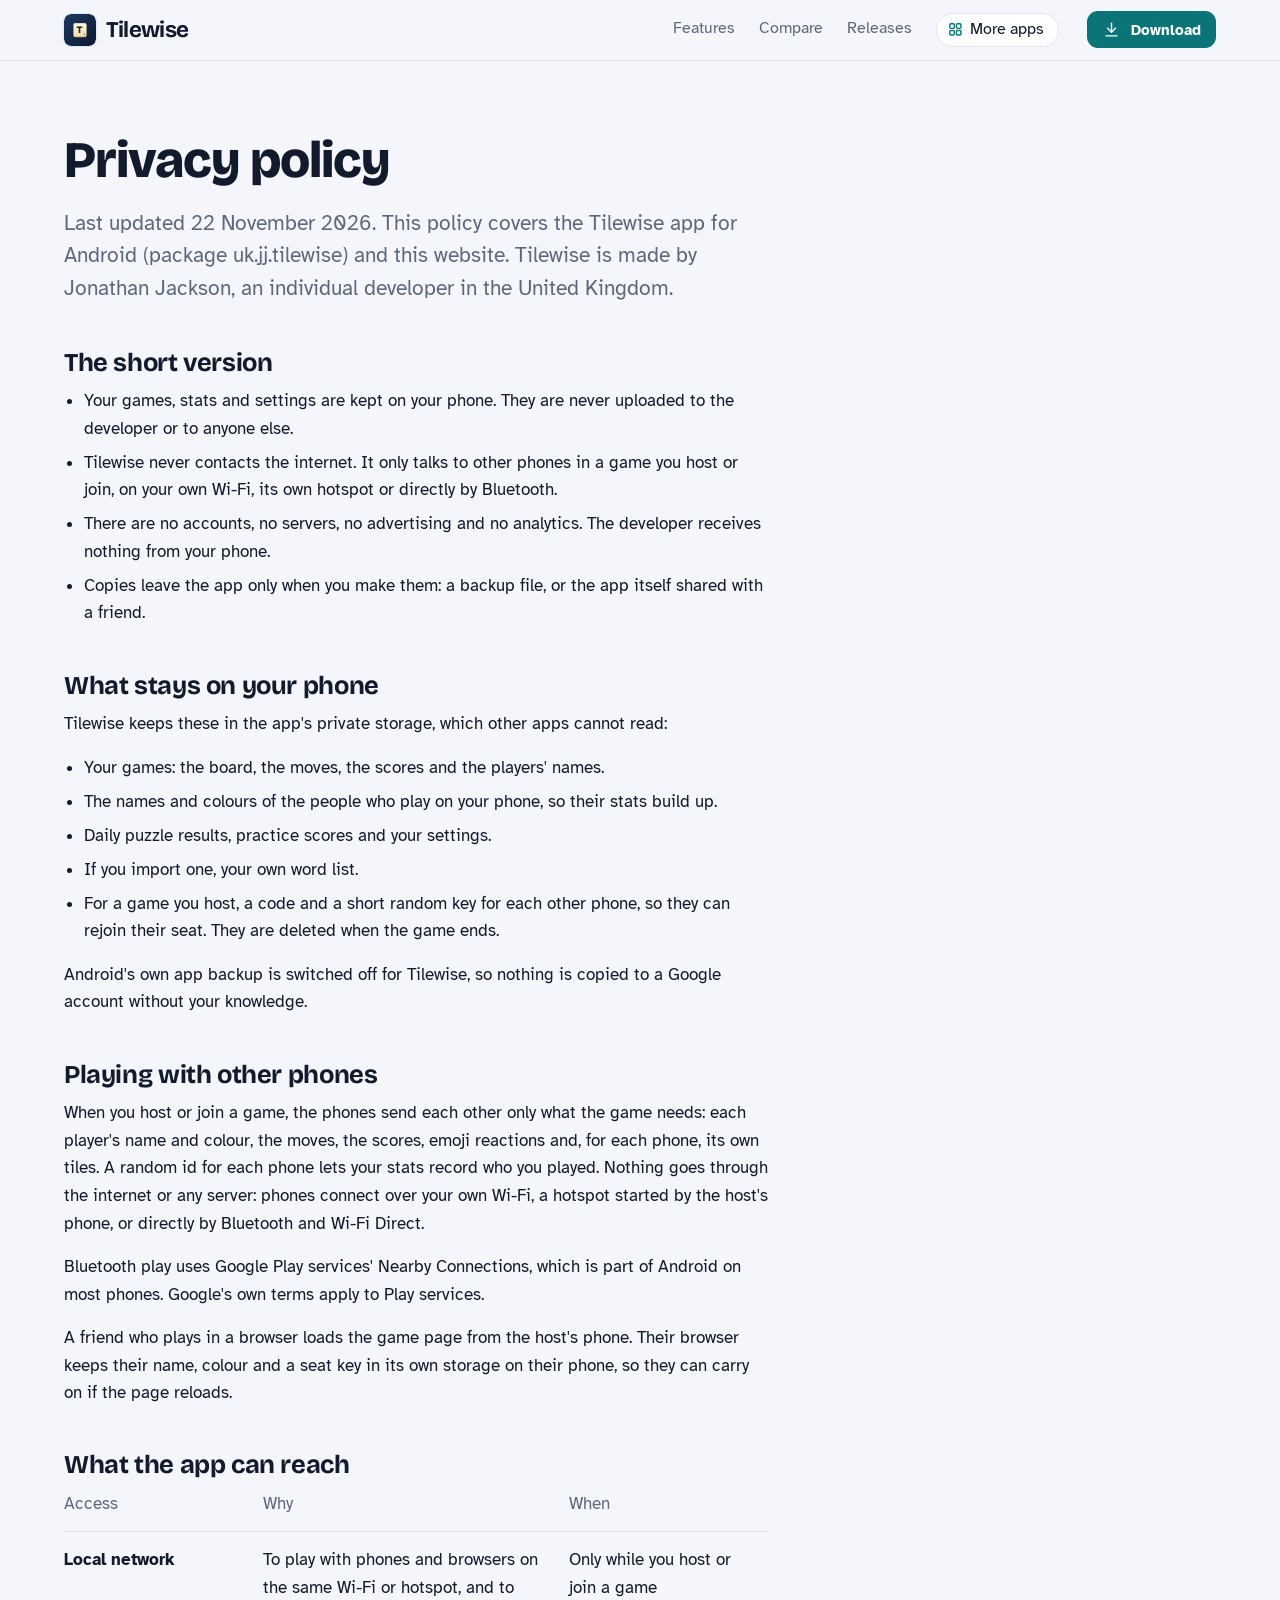
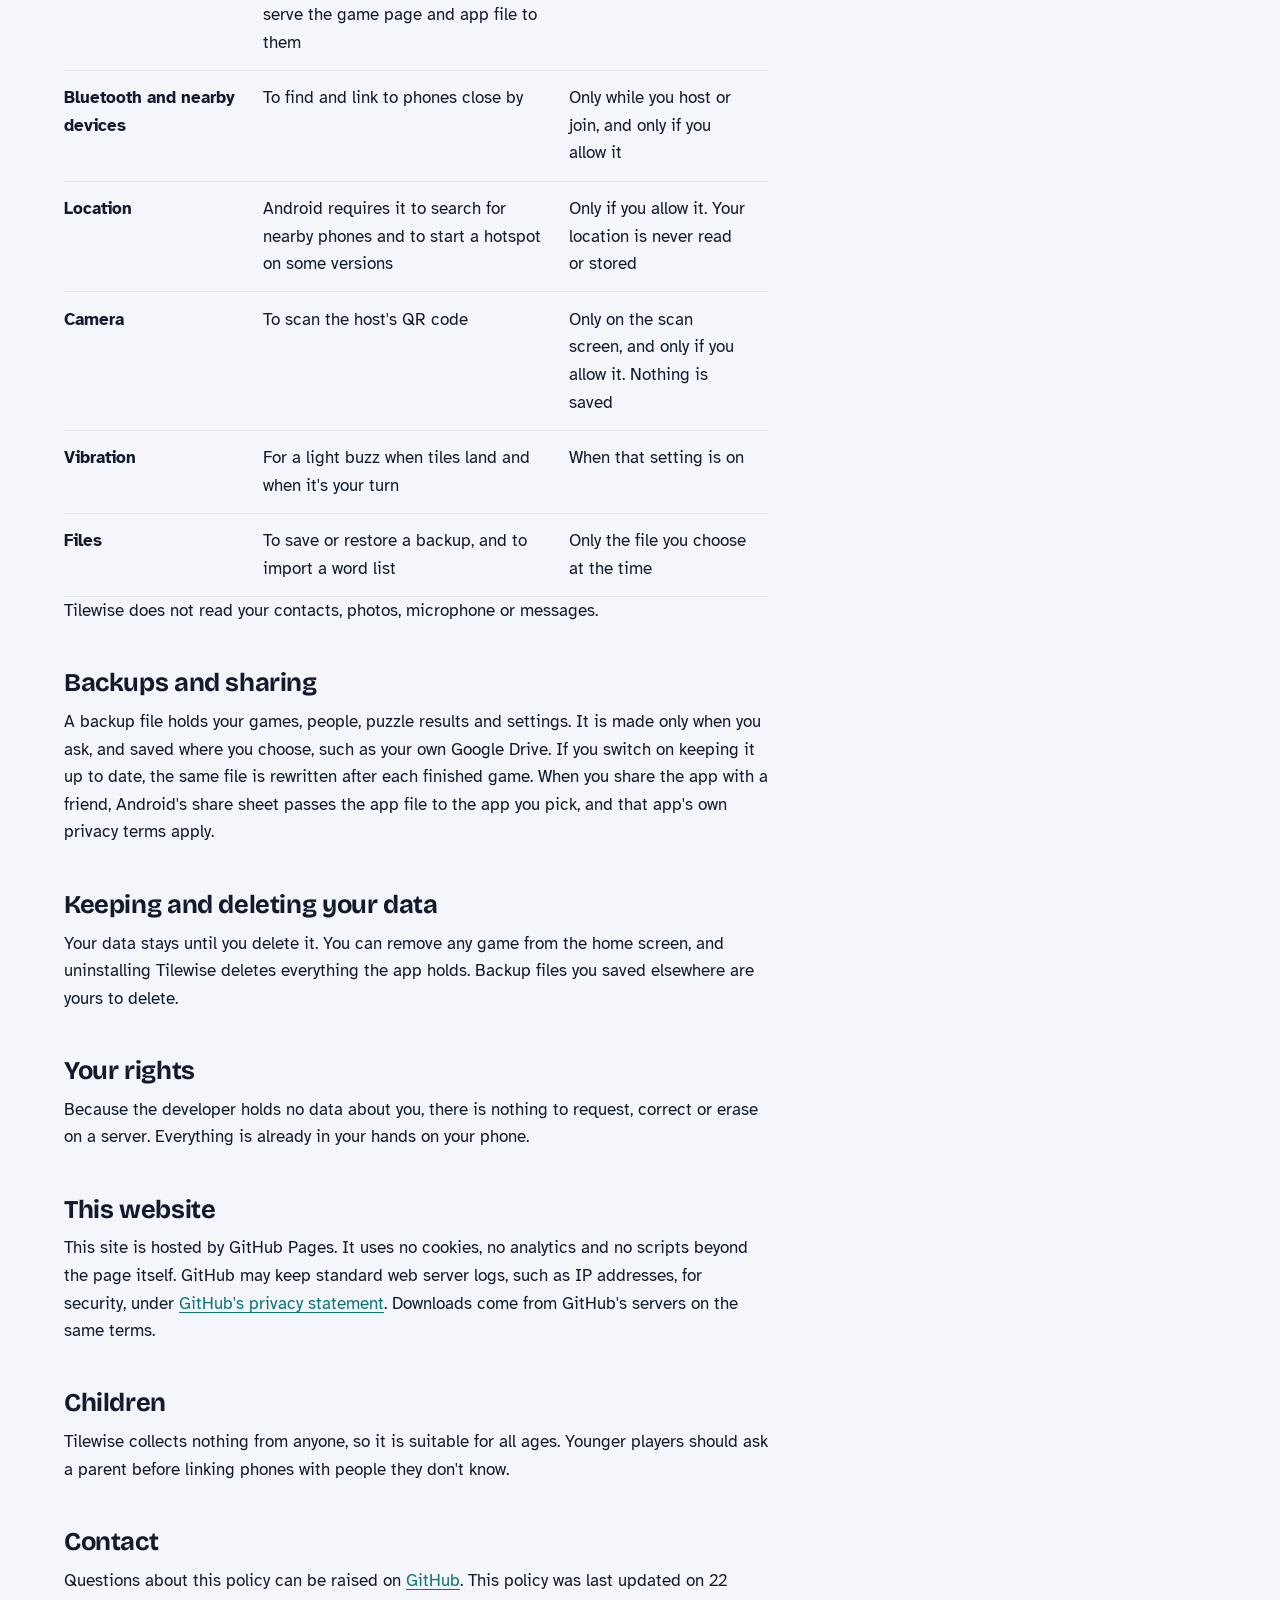
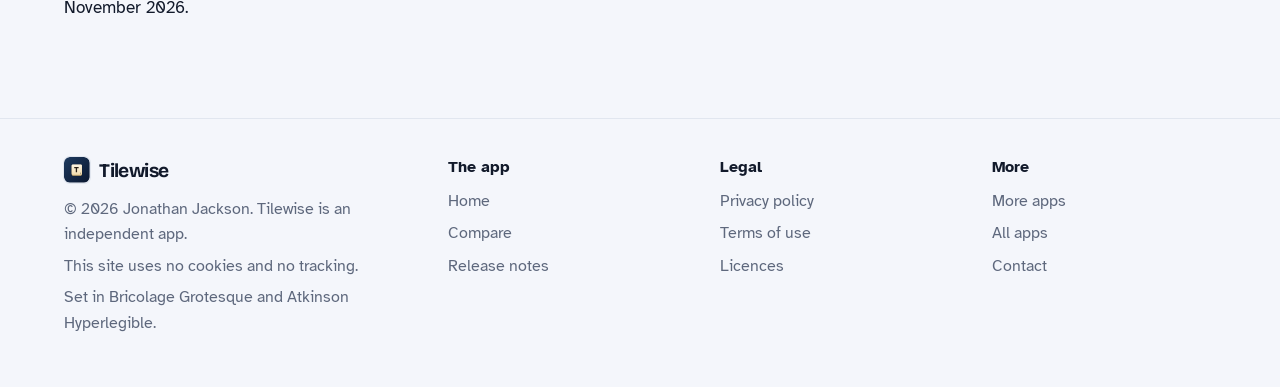
<file: privacy.html>
<!DOCTYPE html>
<html lang="en-GB">
<head>
<meta charset="utf-8">
<meta name="viewport" content="width=device-width, initial-scale=1">
<title>Tilewise privacy policy</title>
<meta name="description" content="What Tilewise does with your information: in short, it stays on your phone.">
<meta name="author" content="Jonathan Jackson">
<link rel="canonical" href="https://customgpter.github.io/tilewise/privacy.html">
<meta name="theme-color" content="#f4f6fb" media="(prefers-color-scheme: light)">
<meta name="theme-color" content="#0d1322" media="(prefers-color-scheme: dark)">
<meta property="og:type" content="website">
<meta property="og:site_name" content="Tilewise">
<meta property="og:title" content="Tilewise privacy policy">
<meta property="og:description" content="What Tilewise does with your information: in short, it stays on your phone.">
<meta property="og:url" content="https://customgpter.github.io/tilewise/privacy.html">
<meta property="og:image" content="https://customgpter.github.io/tilewise/assets/og.png">
<meta property="og:image:width" content="1200">
<meta property="og:image:height" content="630">
<meta property="og:image:alt" content="Tilewise&#x27;s game screen: a word scoring on the board, the rack of cream tiles below">
<meta property="og:locale" content="en_GB">
<meta name="twitter:card" content="summary_large_image">
<link rel="icon" href="./assets/favicon.svg" type="image/svg+xml">
<link rel="apple-touch-icon" href="./assets/apple-touch-icon.png">
<link rel="preload" href="./assets/fonts/bricolage-grotesque-latin.woff2" as="font" type="font/woff2" crossorigin>
<link rel="preload" href="./assets/fonts/atkinson-hyperlegible-latin-400-normal.woff2" as="font" type="font/woff2" crossorigin>
<link rel="stylesheet" href="./assets/site.css?v=1">
<link rel="stylesheet" href="./assets/house.css?v=1">
<link rel="stylesheet" href="./assets/apps-list.css?v=1">
<script src="./assets/apps-list.js?v=1" defer></script>
</head>
<body>
<a class="skip" href="#main">Skip to content</a>
<header class="masthead">
<div class="wrap">
<a class="brand" href="./" aria-label="Tilewise home"><svg viewBox="0 0 108 108" aria-hidden="true"><defs><linearGradient id="twg" x1="0" y1="0" x2="1" y2="1"><stop offset="0" stop-color="#1E3A5F"/><stop offset="1" stop-color="#0B1830"/></linearGradient><linearGradient id="twt" x1="0" y1="0" x2="0" y2="1"><stop offset="0" stop-color="#FFF6E3"/><stop offset="1" stop-color="#F2DDB0"/></linearGradient></defs><rect width="108" height="108" rx="24" fill="url(#twg)"/><g transform="translate(54 54) scale(0.8) translate(-54 -54)"><path fill="#000" fill-opacity=".25" d="M33,30h44a6,6 0,0 1,6 6v46a6,6 0,0 1,-6 6h-44a6,6 0,0 1,-6 -6v-46a6,6 0,0 1,6 -6z"/><path fill="#D9B97C" d="M33,27h42a6,6 0,0 1,6 6v46a6,6 0,0 1,-6 6h-42a6,6 0,0 1,-6 -6v-46a6,6 0,0 1,6 -6z"/><path fill="url(#twt)" d="M33,26h42a6,6 0,0 1,6 6v42a6,6 0,0 1,-6 6h-42a6,6 0,0 1,-6 -6v-42a6,6 0,0 1,6 -6z"/><path fill="#2B2118" d="M48.59 66.5V39.69H55.41V66.5ZM40.33 45.36V39.5H63.67V45.36Z"/><path fill="#2B2118" d="M71.89 77V69H73.65V77ZM70.35 70.51V69H73.54V70.51Z"/></g></svg><span>Tilewise</span></a>
<nav aria-label="Main"><ul><li><a href="./#features">Features</a></li><li><a href="./compare.html">Compare</a></li><li><a href="./releases.html">Releases</a></li><li><a class="more-apps" href="./more-apps.html"><svg class="ico" viewBox="0 0 24 24" aria-hidden="true"><rect x="4" y="4" width="6.5" height="6.5" rx="1.6"/><rect x="13.5" y="4" width="6.5" height="6.5" rx="1.6"/><rect x="4" y="13.5" width="6.5" height="6.5" rx="1.6"/><rect x="13.5" y="13.5" width="6.5" height="6.5" rx="1.6"/></svg>More apps</a></li></ul></nav>
<a class="button small" href="https://github.com/CustomGPTer/tilewise/releases/latest/download/Tilewise.apk"><svg class="ico" viewBox="0 0 24 24" aria-hidden="true"><path d="M12 4v11"/><path d="M7 10.5l5 5 5-5"/><path d="M5 20h14"/></svg>Download</a>
</div>
</header>
<main id="main" class="doc">
<div class="wrap">
<div class="measure">
<h1>Privacy policy</h1>
<p class="lede">Last updated 22 November 2026. This policy covers the Tilewise app for Android (package uk.jj.tilewise) and this website. Tilewise is made by Jonathan Jackson, an individual developer in the United Kingdom.</p>
<h2 id="short">The short version</h2><ul>
<li>Your games, stats and settings are kept on your phone. They are never uploaded to the developer or to anyone else.</li>
<li>Tilewise never contacts the internet. It only talks to other phones in a game you host or join, on your own Wi-Fi, its own hotspot or directly by Bluetooth.</li>
<li>There are no accounts, no servers, no advertising and no analytics. The developer receives nothing from your phone.</li>
<li>Copies leave the app only when you make them: a backup file, or the app itself shared with a friend.</li>
</ul><h2 id="kept">What stays on your phone</h2><p>Tilewise keeps these in the app's private storage, which other apps cannot read:</p>
<ul>
<li>Your games: the board, the moves, the scores and the players' names.</li>
<li>The names and colours of the people who play on your phone, so their stats build up.</li>
<li>Daily puzzle results, practice scores and your settings.</li>
<li>If you import one, your own word list.</li>
<li>For a game you host, a code and a short random key for each other phone, so they can rejoin their seat. They are deleted when the game ends.</li>
</ul>
<p>Android's own app backup is switched off for Tilewise, so nothing is copied to a Google account without your knowledge.</p><h2 id="others">Playing with other phones</h2><p>When you host or join a game, the phones send each other only what the game needs: each player's name and colour, the moves, the scores, emoji reactions and, for each phone, its own tiles. A random id for each phone lets your stats record who you played. Nothing goes through the internet or any server: phones connect over your own Wi-Fi, a hotspot started by the host's phone, or directly by Bluetooth and Wi-Fi Direct.</p>
<p>Bluetooth play uses Google Play services' Nearby Connections, which is part of Android on most phones. Google's own terms apply to Play services.</p>
<p>A friend who plays in a browser loads the game page from the host's phone. Their browser keeps their name, colour and a seat key in its own storage on their phone, so they can carry on if the page reloads.</p><h2 id="reach">What the app can reach</h2><table>
<thead><tr><th scope="col">Access</th><th scope="col">Why</th><th scope="col">When</th></tr></thead>
<tbody>
<tr><th scope="row">Local network</th><td>To play with phones and browsers on the same Wi-Fi or hotspot, and to serve the game page and app file to them</td><td>Only while you host or join a game</td></tr>
<tr><th scope="row">Bluetooth and nearby devices</th><td>To find and link to phones close by</td><td>Only while you host or join, and only if you allow it</td></tr>
<tr><th scope="row">Location</th><td>Android requires it to search for nearby phones and to start a hotspot on some versions</td><td>Only if you allow it. Your location is never read or stored</td></tr>
<tr><th scope="row">Camera</th><td>To scan the host's QR code</td><td>Only on the scan screen, and only if you allow it. Nothing is saved</td></tr>
<tr><th scope="row">Vibration</th><td>For a light buzz when tiles land and when it's your turn</td><td>When that setting is on</td></tr>
<tr><th scope="row">Files</th><td>To save or restore a backup, and to import a word list</td><td>Only the file you choose at the time</td></tr>
</tbody></table>
<p>Tilewise does not read your contacts, photos, microphone or messages.</p><h2 id="copies">Backups and sharing</h2><p>A backup file holds your games, people, puzzle results and settings. It is made only when you ask, and saved where you choose, such as your own Google Drive. If you switch on keeping it up to date, the same file is rewritten after each finished game. When you share the app with a friend, Android's share sheet passes the app file to the app you pick, and that app's own privacy terms apply.</p><h2 id="deleting">Keeping and deleting your data</h2><p>Your data stays until you delete it. You can remove any game from the home screen, and uninstalling Tilewise deletes everything the app holds. Backup files you saved elsewhere are yours to delete.</p><h2 id="rights">Your rights</h2><p>Because the developer holds no data about you, there is nothing to request, correct or erase on a server. Everything is already in your hands on your phone.</p><h2 id="website">This website</h2><p>This site is hosted by GitHub Pages. It uses no cookies, no analytics and no scripts beyond the page itself. GitHub may keep standard web server logs, such as IP addresses, for security, under <a href="https://docs.github.com/en/site-policy/privacy-policies/github-general-privacy-statement">GitHub's privacy statement</a>. Downloads come from GitHub's servers on the same terms.</p><h2 id="children">Children</h2><p>Tilewise collects nothing from anyone, so it is suitable for all ages. Younger players should ask a parent before linking phones with people they don't know.</p>
<h2 id="contact">Contact</h2>
<p>Questions about this policy can be raised on <a href="https://github.com/CustomGPTer/tilewise/issues">GitHub</a>. This policy was last updated on 22 November 2026.</p>
</div>
</div>
</main>
<footer class="colophon">
<div class="wrap">
<div>
<a class="brand" href="./" aria-label="Tilewise home"><svg viewBox="0 0 108 108" aria-hidden="true"><defs><linearGradient id="twg" x1="0" y1="0" x2="1" y2="1"><stop offset="0" stop-color="#1E3A5F"/><stop offset="1" stop-color="#0B1830"/></linearGradient><linearGradient id="twt" x1="0" y1="0" x2="0" y2="1"><stop offset="0" stop-color="#FFF6E3"/><stop offset="1" stop-color="#F2DDB0"/></linearGradient></defs><rect width="108" height="108" rx="24" fill="url(#twg)"/><g transform="translate(54 54) scale(0.8) translate(-54 -54)"><path fill="#000" fill-opacity=".25" d="M33,30h44a6,6 0,0 1,6 6v46a6,6 0,0 1,-6 6h-44a6,6 0,0 1,-6 -6v-46a6,6 0,0 1,6 -6z"/><path fill="#D9B97C" d="M33,27h42a6,6 0,0 1,6 6v46a6,6 0,0 1,-6 6h-42a6,6 0,0 1,-6 -6v-46a6,6 0,0 1,6 -6z"/><path fill="url(#twt)" d="M33,26h42a6,6 0,0 1,6 6v42a6,6 0,0 1,-6 6h-42a6,6 0,0 1,-6 -6v-42a6,6 0,0 1,6 -6z"/><path fill="#2B2118" d="M48.59 66.5V39.69H55.41V66.5ZM40.33 45.36V39.5H63.67V45.36Z"/><path fill="#2B2118" d="M71.89 77V69H73.65V77ZM70.35 70.51V69H73.54V70.51Z"/></g></svg><span>Tilewise</span></a>
<p>&copy; 2026 Jonathan Jackson. Tilewise is an independent app.</p>
<p>This site uses no cookies and no tracking.</p>
<p>Set in Bricolage Grotesque and Atkinson Hyperlegible.</p>
</div>
<nav aria-label="The app"><h2>The app</h2><ul>
<li><a href="./">Home</a></li>
<li><a href="./compare.html">Compare</a></li>
<li><a href="./releases.html">Release notes</a></li>

</ul></nav>
<nav aria-label="Legal"><h2>Legal</h2><ul>
<li><a href="./privacy.html">Privacy policy</a></li>
<li><a href="./terms.html">Terms of use</a></li>
<li><a href="./licences.html">Licences</a></li>
</ul></nav>
<nav aria-label="More"><h2>More</h2><ul>
<li><a href="./more-apps.html">More apps</a></li>
<li><a href="https://customgpter.github.io/">All apps</a></li>
<li><a href="https://github.com/CustomGPTer/tilewise/issues">Contact</a></li>
</ul></nav>
</div>
</footer>
</body>
</html>
</file>
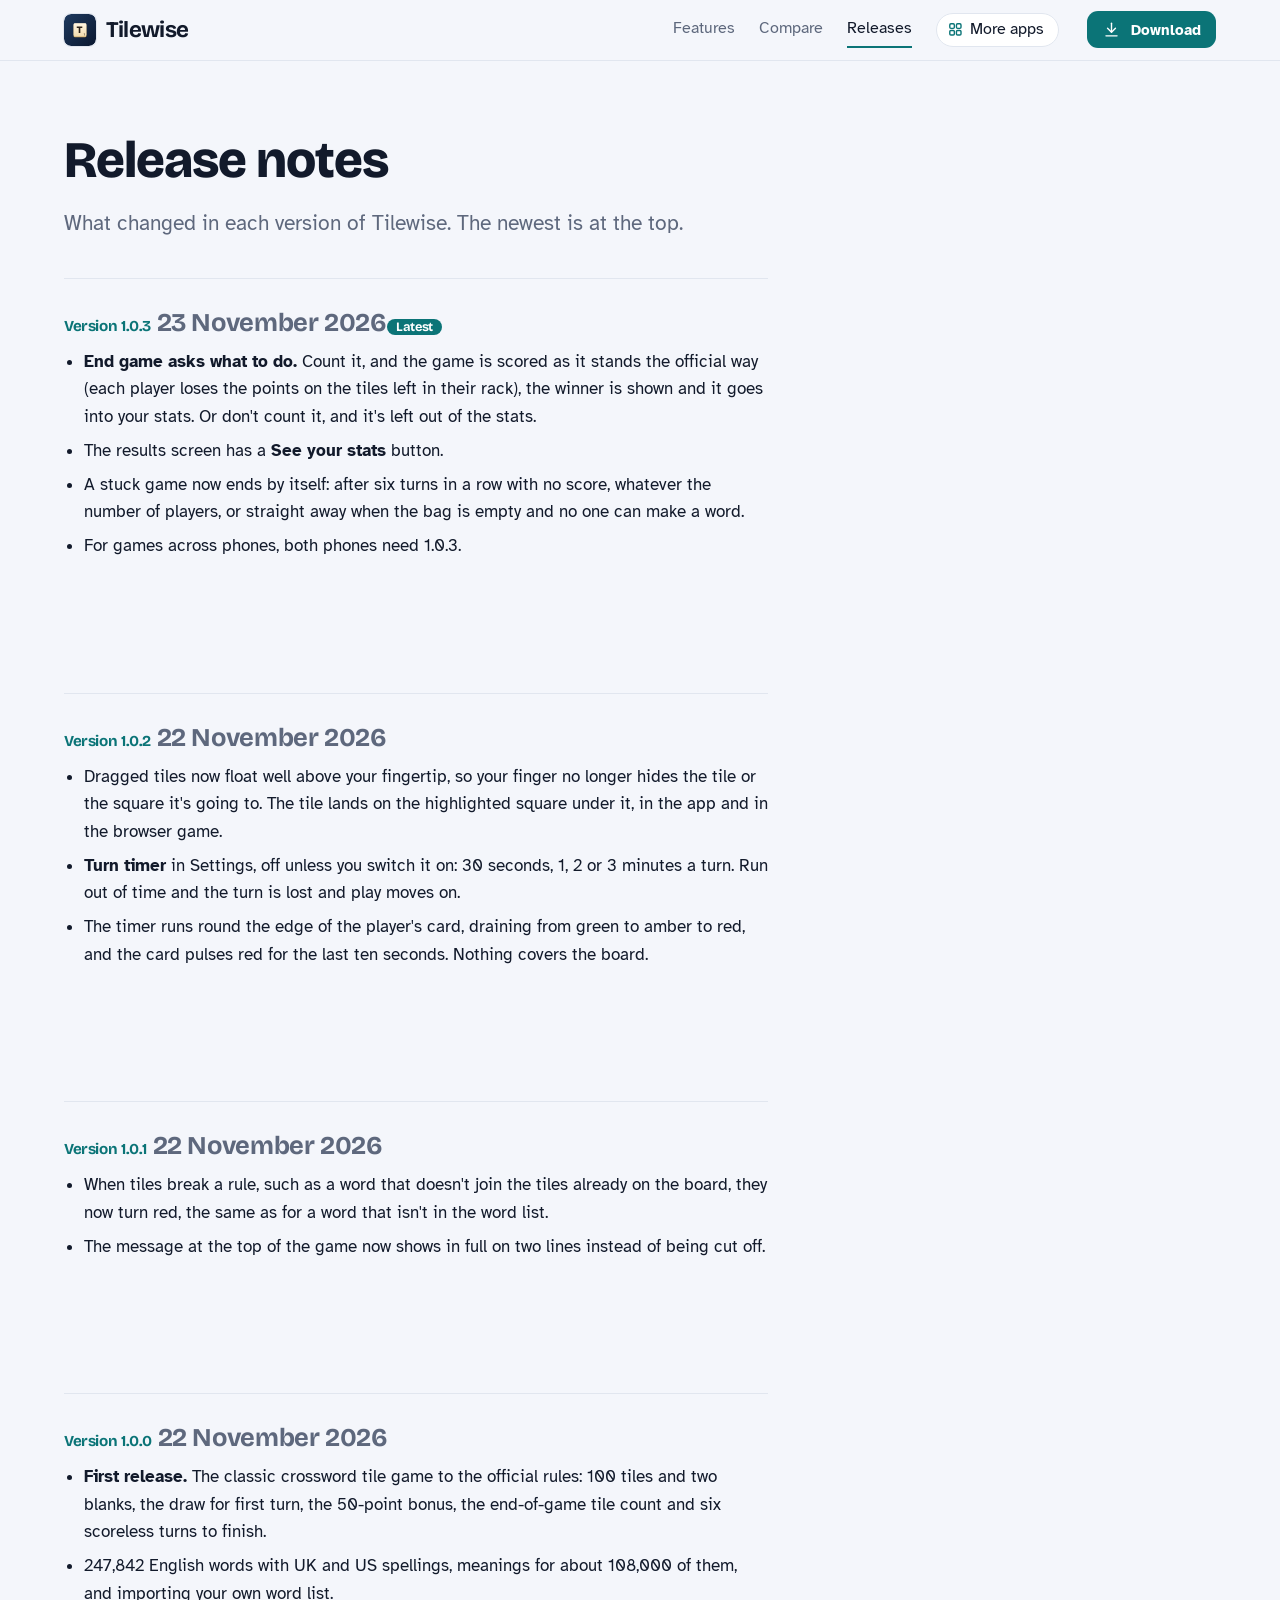
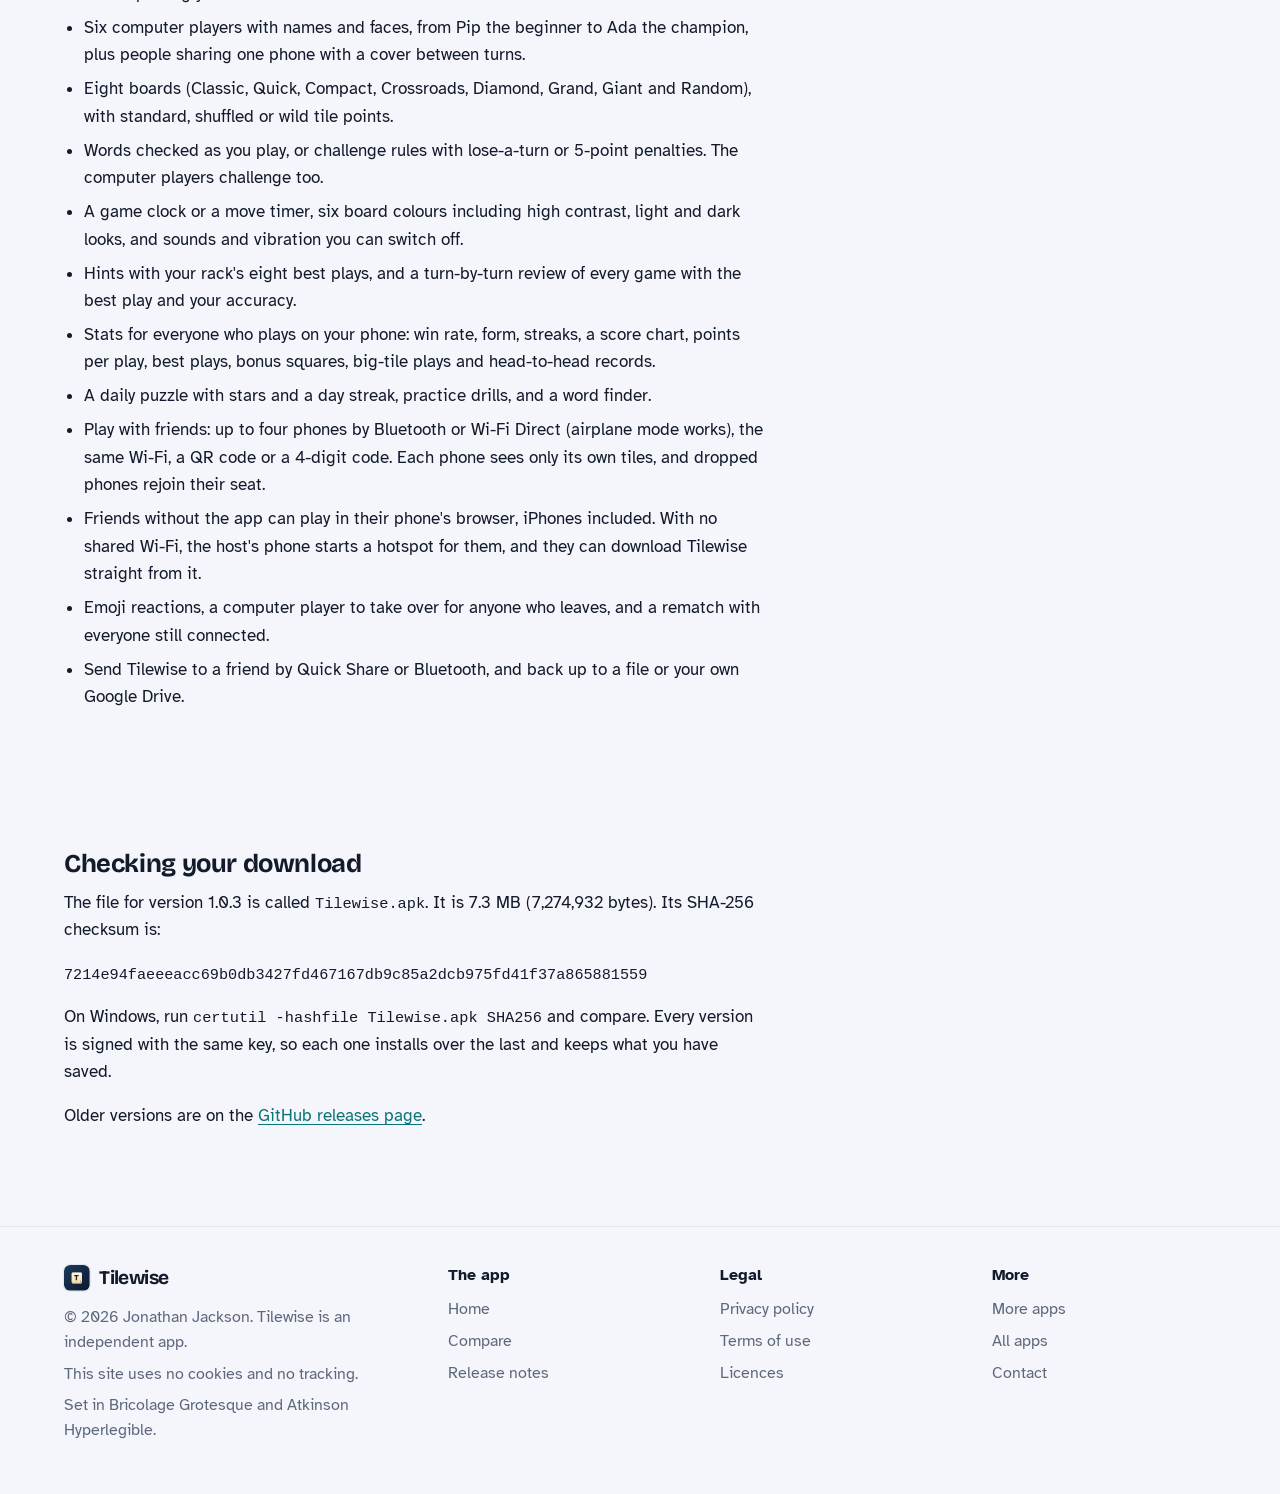
<file: releases.html>
<!DOCTYPE html>
<html lang="en-GB">
<head>
<meta charset="utf-8">
<meta name="viewport" content="width=device-width, initial-scale=1">
<title>Tilewise release notes</title>
<meta name="description" content="What changed in each version of Tilewise, with the file size and checksum to check your download.">
<meta name="author" content="Jonathan Jackson">
<link rel="canonical" href="https://customgpter.github.io/tilewise/releases.html">
<meta name="theme-color" content="#f4f6fb" media="(prefers-color-scheme: light)">
<meta name="theme-color" content="#0d1322" media="(prefers-color-scheme: dark)">
<meta property="og:type" content="website">
<meta property="og:site_name" content="Tilewise">
<meta property="og:title" content="Tilewise release notes">
<meta property="og:description" content="What changed in each version of Tilewise, with the file size and checksum to check your download.">
<meta property="og:url" content="https://customgpter.github.io/tilewise/releases.html">
<meta property="og:image" content="https://customgpter.github.io/tilewise/assets/og.png">
<meta property="og:image:width" content="1200">
<meta property="og:image:height" content="630">
<meta property="og:image:alt" content="Tilewise&#x27;s game screen: a word scoring on the board, the rack of cream tiles below">
<meta property="og:locale" content="en_GB">
<meta name="twitter:card" content="summary_large_image">
<link rel="icon" href="./assets/favicon.svg" type="image/svg+xml">
<link rel="apple-touch-icon" href="./assets/apple-touch-icon.png">
<link rel="preload" href="./assets/fonts/bricolage-grotesque-latin.woff2" as="font" type="font/woff2" crossorigin>
<link rel="preload" href="./assets/fonts/atkinson-hyperlegible-latin-400-normal.woff2" as="font" type="font/woff2" crossorigin>
<link rel="stylesheet" href="./assets/site.css?v=1">
<link rel="stylesheet" href="./assets/house.css?v=1">
<link rel="stylesheet" href="./assets/apps-list.css?v=1">
<script src="./assets/apps-list.js?v=1" defer></script>
</head>
<body>
<a class="skip" href="#main">Skip to content</a>
<header class="masthead">
<div class="wrap">
<a class="brand" href="./" aria-label="Tilewise home"><svg viewBox="0 0 108 108" aria-hidden="true"><defs><linearGradient id="twg" x1="0" y1="0" x2="1" y2="1"><stop offset="0" stop-color="#1E3A5F"/><stop offset="1" stop-color="#0B1830"/></linearGradient><linearGradient id="twt" x1="0" y1="0" x2="0" y2="1"><stop offset="0" stop-color="#FFF6E3"/><stop offset="1" stop-color="#F2DDB0"/></linearGradient></defs><rect width="108" height="108" rx="24" fill="url(#twg)"/><g transform="translate(54 54) scale(0.8) translate(-54 -54)"><path fill="#000" fill-opacity=".25" d="M33,30h44a6,6 0,0 1,6 6v46a6,6 0,0 1,-6 6h-44a6,6 0,0 1,-6 -6v-46a6,6 0,0 1,6 -6z"/><path fill="#D9B97C" d="M33,27h42a6,6 0,0 1,6 6v46a6,6 0,0 1,-6 6h-42a6,6 0,0 1,-6 -6v-46a6,6 0,0 1,6 -6z"/><path fill="url(#twt)" d="M33,26h42a6,6 0,0 1,6 6v42a6,6 0,0 1,-6 6h-42a6,6 0,0 1,-6 -6v-42a6,6 0,0 1,6 -6z"/><path fill="#2B2118" d="M48.59 66.5V39.69H55.41V66.5ZM40.33 45.36V39.5H63.67V45.36Z"/><path fill="#2B2118" d="M71.89 77V69H73.65V77ZM70.35 70.51V69H73.54V70.51Z"/></g></svg><span>Tilewise</span></a>
<nav aria-label="Main"><ul><li><a href="./#features">Features</a></li><li><a href="./compare.html">Compare</a></li><li><a href="./releases.html" aria-current="page">Releases</a></li><li><a class="more-apps" href="./more-apps.html"><svg class="ico" viewBox="0 0 24 24" aria-hidden="true"><rect x="4" y="4" width="6.5" height="6.5" rx="1.6"/><rect x="13.5" y="4" width="6.5" height="6.5" rx="1.6"/><rect x="4" y="13.5" width="6.5" height="6.5" rx="1.6"/><rect x="13.5" y="13.5" width="6.5" height="6.5" rx="1.6"/></svg>More apps</a></li></ul></nav>
<a class="button small" href="https://github.com/CustomGPTer/tilewise/releases/latest/download/Tilewise.apk"><svg class="ico" viewBox="0 0 24 24" aria-hidden="true"><path d="M12 4v11"/><path d="M7 10.5l5 5 5-5"/><path d="M5 20h14"/></svg>Download</a>
</div>
</header>
<main id="main" class="doc">
<div class="wrap">
<div class="measure">
<h1>Release notes</h1>
<p class="lede">What changed in each version of Tilewise. The newest is at the top.</p>
<section class="release" id="v1.0.3"><h2><span class="ver">Version 1.0.3</span> <span class="when">23 November 2026</span><span class="tag">Latest</span></h2><ul><li><b>End game asks what to do.</b> Count it, and the game is scored as it stands the official way (each player loses the points on the tiles left in their rack), the winner is shown and it goes into your stats. Or don't count it, and it's left out of the stats.</li><li>The results screen has a <b>See your stats</b> button.</li><li>A stuck game now ends by itself: after six turns in a row with no score, whatever the number of players, or straight away when the bag is empty and no one can make a word.</li><li>For games across phones, both phones need 1.0.3.</li></ul></section>
<section class="release" id="v1.0.2"><h2><span class="ver">Version 1.0.2</span> <span class="when">22 November 2026</span></h2><ul><li>Dragged tiles now float well above your fingertip, so your finger no longer hides the tile or the square it's going to. The tile lands on the highlighted square under it, in the app and in the browser game.</li><li><b>Turn timer</b> in Settings, off unless you switch it on: 30 seconds, 1, 2 or 3 minutes a turn. Run out of time and the turn is lost and play moves on.</li><li>The timer runs round the edge of the player's card, draining from green to amber to red, and the card pulses red for the last ten seconds. Nothing covers the board.</li></ul></section>
<section class="release" id="v1.0.1"><h2><span class="ver">Version 1.0.1</span> <span class="when">22 November 2026</span></h2><ul><li>When tiles break a rule, such as a word that doesn't join the tiles already on the board, they now turn red, the same as for a word that isn't in the word list.</li><li>The message at the top of the game now shows in full on two lines instead of being cut off.</li></ul></section>
<section class="release" id="v1.0.0"><h2><span class="ver">Version 1.0.0</span> <span class="when">22 November 2026</span></h2><ul><li><b>First release.</b> The classic crossword tile game to the official rules: 100 tiles and two blanks, the draw for first turn, the 50-point bonus, the end-of-game tile count and six scoreless turns to finish.</li><li>247,842 English words with UK and US spellings, meanings for about 108,000 of them, and importing your own word list.</li><li>Six computer players with names and faces, from Pip the beginner to Ada the champion, plus people sharing one phone with a cover between turns.</li><li>Eight boards (Classic, Quick, Compact, Crossroads, Diamond, Grand, Giant and Random), with standard, shuffled or wild tile points.</li><li>Words checked as you play, or challenge rules with lose-a-turn or 5-point penalties. The computer players challenge too.</li><li>A game clock or a move timer, six board colours including high contrast, light and dark looks, and sounds and vibration you can switch off.</li><li>Hints with your rack's eight best plays, and a turn-by-turn review of every game with the best play and your accuracy.</li><li>Stats for everyone who plays on your phone: win rate, form, streaks, a score chart, points per play, best plays, bonus squares, big-tile plays and head-to-head records.</li><li>A daily puzzle with stars and a day streak, practice drills, and a word finder.</li><li>Play with friends: up to four phones by Bluetooth or Wi-Fi Direct (airplane mode works), the same Wi-Fi, a QR code or a 4-digit code. Each phone sees only its own tiles, and dropped phones rejoin their seat.</li><li>Friends without the app can play in their phone's browser, iPhones included. With no shared Wi-Fi, the host's phone starts a hotspot for them, and they can download Tilewise straight from it.</li><li>Emoji reactions, a computer player to take over for anyone who leaves, and a rematch with everyone still connected.</li><li>Send Tilewise to a friend by Quick Share or Bluetooth, and back up to a file or your own Google Drive.</li></ul></section>
<h2 id="checking">Checking your download</h2>
<p>The file for version 1.0.3 is called <code>Tilewise.apk</code>. It is 7.3 MB (7,274,932 bytes). Its SHA-256 checksum is:</p>
<p><code class="sum">7214e94faeeeacc69b0db3427fd467167db9c85a2dcb975fd41f37a865881559</code></p>
<p>On Windows, run <code>certutil -hashfile Tilewise.apk SHA256</code> and compare. Every version is signed with the same key, so each one installs over the last and keeps what you have saved.</p>
<p>Older versions are on the <a href="https://github.com/CustomGPTer/tilewise/releases">GitHub releases page</a>.</p>
</div>
</div>
</main>
<footer class="colophon">
<div class="wrap">
<div>
<a class="brand" href="./" aria-label="Tilewise home"><svg viewBox="0 0 108 108" aria-hidden="true"><defs><linearGradient id="twg" x1="0" y1="0" x2="1" y2="1"><stop offset="0" stop-color="#1E3A5F"/><stop offset="1" stop-color="#0B1830"/></linearGradient><linearGradient id="twt" x1="0" y1="0" x2="0" y2="1"><stop offset="0" stop-color="#FFF6E3"/><stop offset="1" stop-color="#F2DDB0"/></linearGradient></defs><rect width="108" height="108" rx="24" fill="url(#twg)"/><g transform="translate(54 54) scale(0.8) translate(-54 -54)"><path fill="#000" fill-opacity=".25" d="M33,30h44a6,6 0,0 1,6 6v46a6,6 0,0 1,-6 6h-44a6,6 0,0 1,-6 -6v-46a6,6 0,0 1,6 -6z"/><path fill="#D9B97C" d="M33,27h42a6,6 0,0 1,6 6v46a6,6 0,0 1,-6 6h-42a6,6 0,0 1,-6 -6v-46a6,6 0,0 1,6 -6z"/><path fill="url(#twt)" d="M33,26h42a6,6 0,0 1,6 6v42a6,6 0,0 1,-6 6h-42a6,6 0,0 1,-6 -6v-42a6,6 0,0 1,6 -6z"/><path fill="#2B2118" d="M48.59 66.5V39.69H55.41V66.5ZM40.33 45.36V39.5H63.67V45.36Z"/><path fill="#2B2118" d="M71.89 77V69H73.65V77ZM70.35 70.51V69H73.54V70.51Z"/></g></svg><span>Tilewise</span></a>
<p>&copy; 2026 Jonathan Jackson. Tilewise is an independent app.</p>
<p>This site uses no cookies and no tracking.</p>
<p>Set in Bricolage Grotesque and Atkinson Hyperlegible.</p>
</div>
<nav aria-label="The app"><h2>The app</h2><ul>
<li><a href="./">Home</a></li>
<li><a href="./compare.html">Compare</a></li>
<li><a href="./releases.html">Release notes</a></li>

</ul></nav>
<nav aria-label="Legal"><h2>Legal</h2><ul>
<li><a href="./privacy.html">Privacy policy</a></li>
<li><a href="./terms.html">Terms of use</a></li>
<li><a href="./licences.html">Licences</a></li>
</ul></nav>
<nav aria-label="More"><h2>More</h2><ul>
<li><a href="./more-apps.html">More apps</a></li>
<li><a href="https://customgpter.github.io/">All apps</a></li>
<li><a href="https://github.com/CustomGPTer/tilewise/issues">Contact</a></li>
</ul></nav>
</div>
</footer>
</body>
</html>
</file>
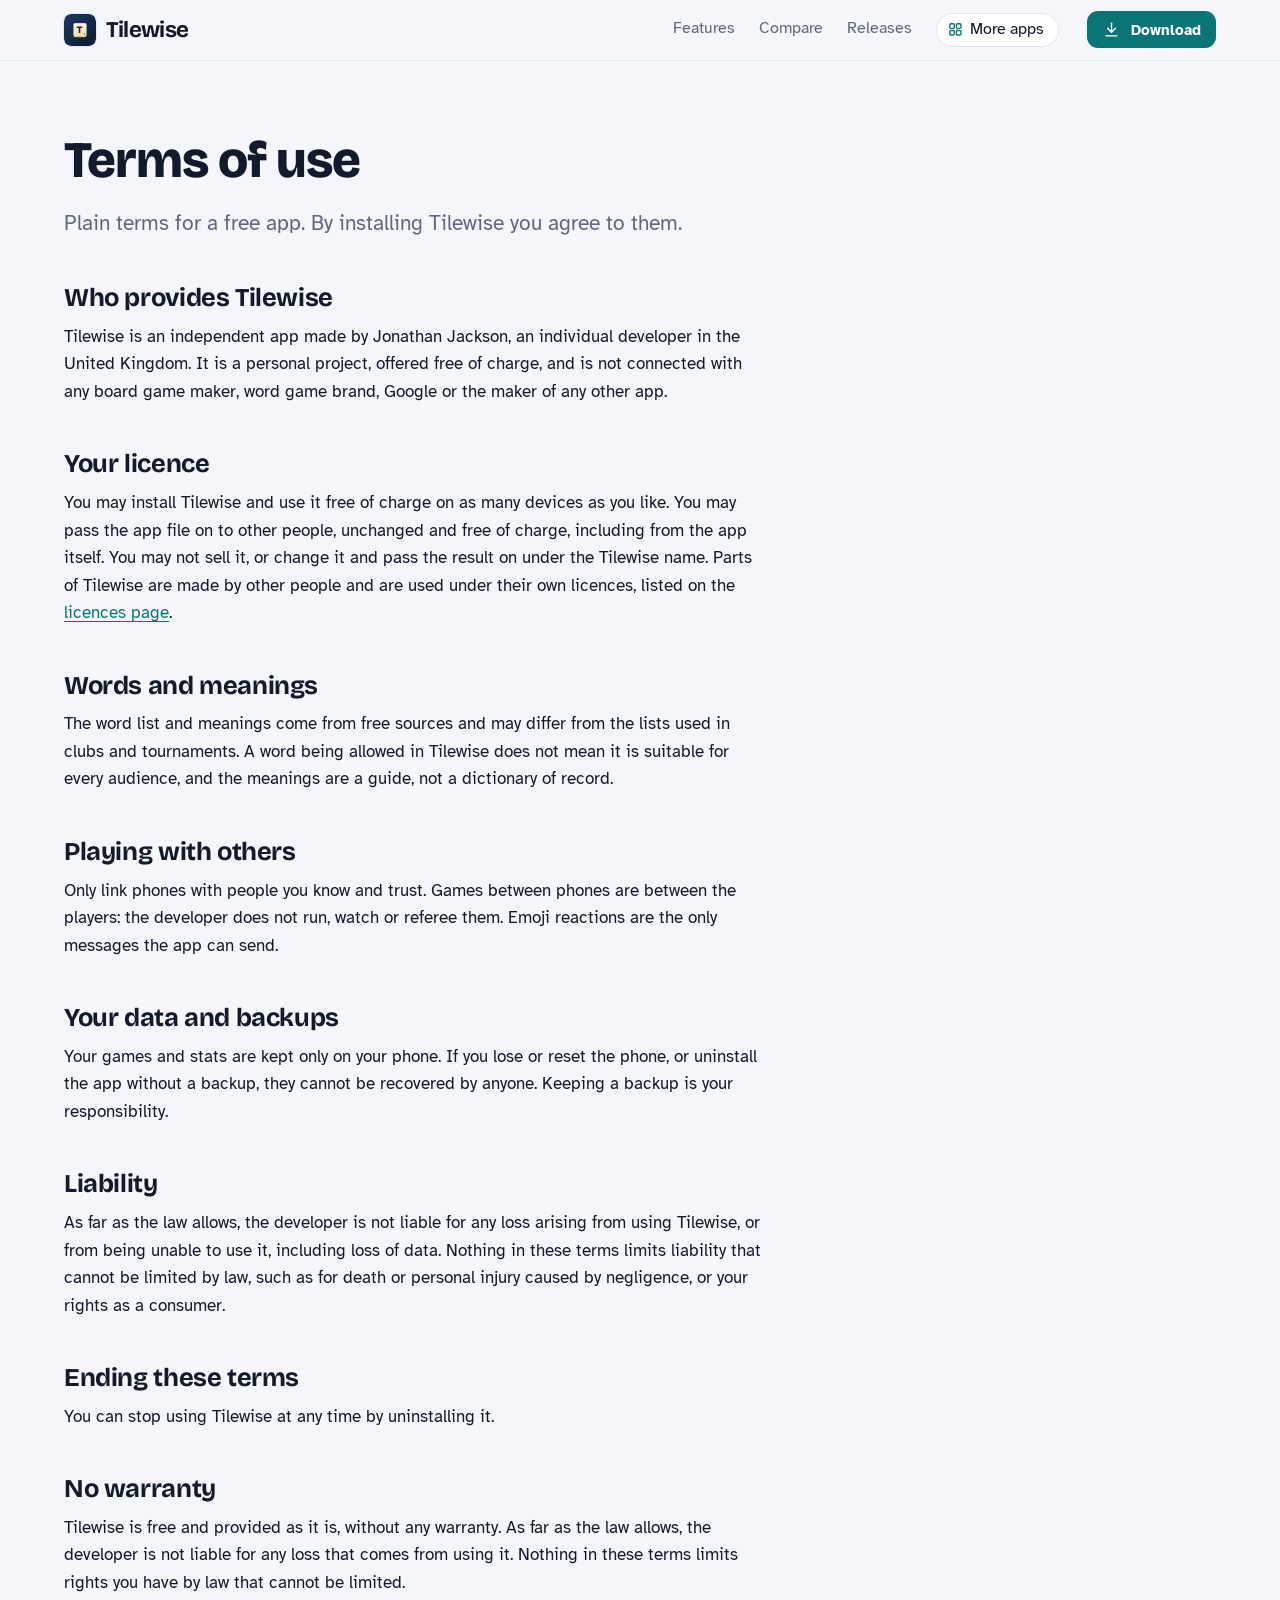
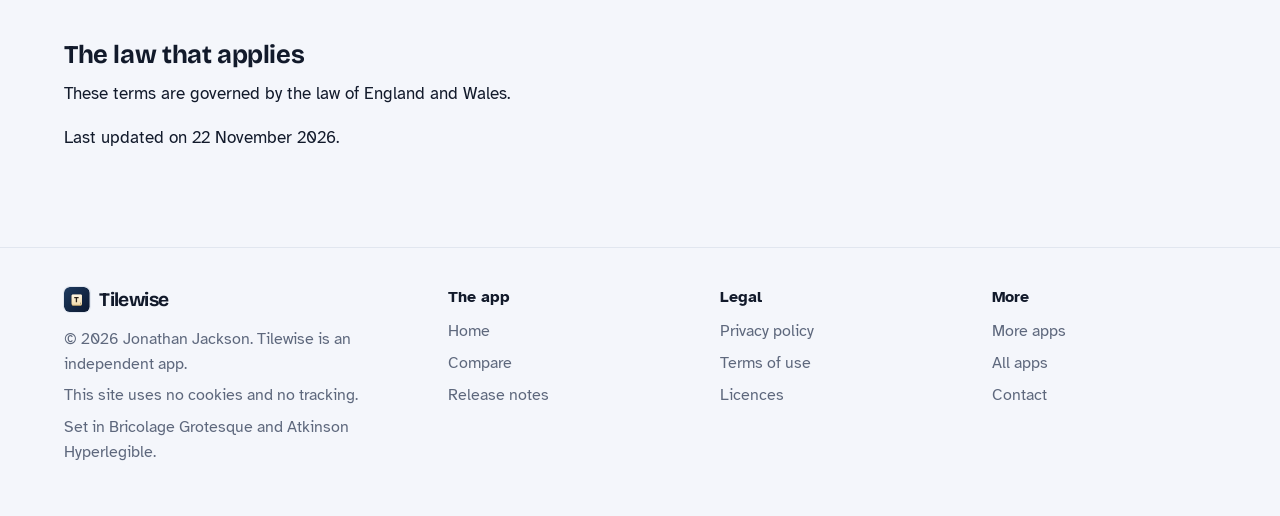
<file: terms.html>
<!DOCTYPE html>
<html lang="en-GB">
<head>
<meta charset="utf-8">
<meta name="viewport" content="width=device-width, initial-scale=1">
<title>Tilewise terms of use</title>
<meta name="description" content="The terms for using Tilewise.">
<meta name="author" content="Jonathan Jackson">
<link rel="canonical" href="https://customgpter.github.io/tilewise/terms.html">
<meta name="theme-color" content="#f4f6fb" media="(prefers-color-scheme: light)">
<meta name="theme-color" content="#0d1322" media="(prefers-color-scheme: dark)">
<meta property="og:type" content="website">
<meta property="og:site_name" content="Tilewise">
<meta property="og:title" content="Tilewise terms of use">
<meta property="og:description" content="The terms for using Tilewise.">
<meta property="og:url" content="https://customgpter.github.io/tilewise/terms.html">
<meta property="og:image" content="https://customgpter.github.io/tilewise/assets/og.png">
<meta property="og:image:width" content="1200">
<meta property="og:image:height" content="630">
<meta property="og:image:alt" content="Tilewise&#x27;s game screen: a word scoring on the board, the rack of cream tiles below">
<meta property="og:locale" content="en_GB">
<meta name="twitter:card" content="summary_large_image">
<link rel="icon" href="./assets/favicon.svg" type="image/svg+xml">
<link rel="apple-touch-icon" href="./assets/apple-touch-icon.png">
<link rel="preload" href="./assets/fonts/bricolage-grotesque-latin.woff2" as="font" type="font/woff2" crossorigin>
<link rel="preload" href="./assets/fonts/atkinson-hyperlegible-latin-400-normal.woff2" as="font" type="font/woff2" crossorigin>
<link rel="stylesheet" href="./assets/site.css?v=1">
<link rel="stylesheet" href="./assets/house.css?v=1">
<link rel="stylesheet" href="./assets/apps-list.css?v=1">
<script src="./assets/apps-list.js?v=1" defer></script>
</head>
<body>
<a class="skip" href="#main">Skip to content</a>
<header class="masthead">
<div class="wrap">
<a class="brand" href="./" aria-label="Tilewise home"><svg viewBox="0 0 108 108" aria-hidden="true"><defs><linearGradient id="twg" x1="0" y1="0" x2="1" y2="1"><stop offset="0" stop-color="#1E3A5F"/><stop offset="1" stop-color="#0B1830"/></linearGradient><linearGradient id="twt" x1="0" y1="0" x2="0" y2="1"><stop offset="0" stop-color="#FFF6E3"/><stop offset="1" stop-color="#F2DDB0"/></linearGradient></defs><rect width="108" height="108" rx="24" fill="url(#twg)"/><g transform="translate(54 54) scale(0.8) translate(-54 -54)"><path fill="#000" fill-opacity=".25" d="M33,30h44a6,6 0,0 1,6 6v46a6,6 0,0 1,-6 6h-44a6,6 0,0 1,-6 -6v-46a6,6 0,0 1,6 -6z"/><path fill="#D9B97C" d="M33,27h42a6,6 0,0 1,6 6v46a6,6 0,0 1,-6 6h-42a6,6 0,0 1,-6 -6v-46a6,6 0,0 1,6 -6z"/><path fill="url(#twt)" d="M33,26h42a6,6 0,0 1,6 6v42a6,6 0,0 1,-6 6h-42a6,6 0,0 1,-6 -6v-42a6,6 0,0 1,6 -6z"/><path fill="#2B2118" d="M48.59 66.5V39.69H55.41V66.5ZM40.33 45.36V39.5H63.67V45.36Z"/><path fill="#2B2118" d="M71.89 77V69H73.65V77ZM70.35 70.51V69H73.54V70.51Z"/></g></svg><span>Tilewise</span></a>
<nav aria-label="Main"><ul><li><a href="./#features">Features</a></li><li><a href="./compare.html">Compare</a></li><li><a href="./releases.html">Releases</a></li><li><a class="more-apps" href="./more-apps.html"><svg class="ico" viewBox="0 0 24 24" aria-hidden="true"><rect x="4" y="4" width="6.5" height="6.5" rx="1.6"/><rect x="13.5" y="4" width="6.5" height="6.5" rx="1.6"/><rect x="4" y="13.5" width="6.5" height="6.5" rx="1.6"/><rect x="13.5" y="13.5" width="6.5" height="6.5" rx="1.6"/></svg>More apps</a></li></ul></nav>
<a class="button small" href="https://github.com/CustomGPTer/tilewise/releases/latest/download/Tilewise.apk"><svg class="ico" viewBox="0 0 24 24" aria-hidden="true"><path d="M12 4v11"/><path d="M7 10.5l5 5 5-5"/><path d="M5 20h14"/></svg>Download</a>
</div>
</header>
<main id="main" class="doc">
<div class="wrap">
<div class="measure">
<h1>Terms of use</h1>
<p class="lede">Plain terms for a free app. By installing Tilewise you agree to them.</p>
<h2 id="who">Who provides Tilewise</h2><p>Tilewise is an independent app made by Jonathan Jackson, an individual developer in the United Kingdom. It is a personal project, offered free of charge, and is not connected with any board game maker, word game brand, Google or the maker of any other app.</p><h2 id="licence">Your licence</h2><p>You may install Tilewise and use it free of charge on as many devices as you like. You may pass the app file on to other people, unchanged and free of charge, including from the app itself. You may not sell it, or change it and pass the result on under the Tilewise name. Parts of Tilewise are made by other people and are used under their own licences, listed on the <a href="licences.html">licences page</a>.</p><h2 id="words">Words and meanings</h2><p>The word list and meanings come from free sources and may differ from the lists used in clubs and tournaments. A word being allowed in Tilewise does not mean it is suitable for every audience, and the meanings are a guide, not a dictionary of record.</p><h2 id="play">Playing with others</h2><p>Only link phones with people you know and trust. Games between phones are between the players: the developer does not run, watch or referee them. Emoji reactions are the only messages the app can send.</p><h2 id="data">Your data and backups</h2><p>Your games and stats are kept only on your phone. If you lose or reset the phone, or uninstall the app without a backup, they cannot be recovered by anyone. Keeping a backup is your responsibility.</p><h2 id="liability">Liability</h2><p>As far as the law allows, the developer is not liable for any loss arising from using Tilewise, or from being unable to use it, including loss of data. Nothing in these terms limits liability that cannot be limited by law, such as for death or personal injury caused by negligence, or your rights as a consumer.</p><h2 id="ending">Ending these terms</h2><p>You can stop using Tilewise at any time by uninstalling it.</p>
<h2 id="no-warranty">No warranty</h2>
<p>Tilewise is free and provided as it is, without any warranty. As far as the law allows, the developer is not liable for any loss that comes from using it. Nothing in these terms limits rights you have by law that cannot be limited.</p>
<h2 id="governing">The law that applies</h2>
<p>These terms are governed by the law of England and Wales.</p>
<p>Last updated on 22 November 2026.</p>
</div>
</div>
</main>
<footer class="colophon">
<div class="wrap">
<div>
<a class="brand" href="./" aria-label="Tilewise home"><svg viewBox="0 0 108 108" aria-hidden="true"><defs><linearGradient id="twg" x1="0" y1="0" x2="1" y2="1"><stop offset="0" stop-color="#1E3A5F"/><stop offset="1" stop-color="#0B1830"/></linearGradient><linearGradient id="twt" x1="0" y1="0" x2="0" y2="1"><stop offset="0" stop-color="#FFF6E3"/><stop offset="1" stop-color="#F2DDB0"/></linearGradient></defs><rect width="108" height="108" rx="24" fill="url(#twg)"/><g transform="translate(54 54) scale(0.8) translate(-54 -54)"><path fill="#000" fill-opacity=".25" d="M33,30h44a6,6 0,0 1,6 6v46a6,6 0,0 1,-6 6h-44a6,6 0,0 1,-6 -6v-46a6,6 0,0 1,6 -6z"/><path fill="#D9B97C" d="M33,27h42a6,6 0,0 1,6 6v46a6,6 0,0 1,-6 6h-42a6,6 0,0 1,-6 -6v-46a6,6 0,0 1,6 -6z"/><path fill="url(#twt)" d="M33,26h42a6,6 0,0 1,6 6v42a6,6 0,0 1,-6 6h-42a6,6 0,0 1,-6 -6v-42a6,6 0,0 1,6 -6z"/><path fill="#2B2118" d="M48.59 66.5V39.69H55.41V66.5ZM40.33 45.36V39.5H63.67V45.36Z"/><path fill="#2B2118" d="M71.89 77V69H73.65V77ZM70.35 70.51V69H73.54V70.51Z"/></g></svg><span>Tilewise</span></a>
<p>&copy; 2026 Jonathan Jackson. Tilewise is an independent app.</p>
<p>This site uses no cookies and no tracking.</p>
<p>Set in Bricolage Grotesque and Atkinson Hyperlegible.</p>
</div>
<nav aria-label="The app"><h2>The app</h2><ul>
<li><a href="./">Home</a></li>
<li><a href="./compare.html">Compare</a></li>
<li><a href="./releases.html">Release notes</a></li>

</ul></nav>
<nav aria-label="Legal"><h2>Legal</h2><ul>
<li><a href="./privacy.html">Privacy policy</a></li>
<li><a href="./terms.html">Terms of use</a></li>
<li><a href="./licences.html">Licences</a></li>
</ul></nav>
<nav aria-label="More"><h2>More</h2><ul>
<li><a href="./more-apps.html">More apps</a></li>
<li><a href="https://customgpter.github.io/">All apps</a></li>
<li><a href="https://github.com/CustomGPTer/tilewise/issues">Contact</a></li>
</ul></nav>
</div>
</footer>
</body>
</html>
</file>
<file: assets/site.css>
@font-face{font-family:"Bricolage Grotesque";src:url("fonts/bricolage-grotesque-latin.woff2") format("woff2");font-weight:200 800;font-style:normal;font-display:swap}
@font-face{font-family:"Atkinson Hyperlegible";src:url("fonts/atkinson-hyperlegible-latin-400-normal.woff2") format("woff2");font-weight:400;font-style:normal;font-display:swap}
@font-face{font-family:"Atkinson Hyperlegible";src:url("fonts/atkinson-hyperlegible-latin-700-normal.woff2") format("woff2");font-weight:700;font-style:normal;font-display:swap}

/* Daylight page, night-time camera. The lamp colour is kept for the one thing to press and for what the camera has seen. */
:root{
  --page:#f2f5f9; --panel:#ffffff; --raised:#e8edf3; --ink:#0d1a2b; --soft:#465468; --rule:#d2dae4;
  --accent:#0a6a55; --accent-ink:#ffffff; --warn:#8a5200; --rec:#d3302f;
  --lamp:#ffb347; --lamp-ink:#231400; --lamp-text:#8a5200;
  --night:#09111e; --night-2:#111d30; --night-3:#1a2a43; --night-ink:#eaf0f8; --night-soft:#9fb0c7; --night-rule:#24364f; --iris:#55d6ab;
  --display:"Bricolage Grotesque","Atkinson Hyperlegible",system-ui,sans-serif;
  --sans:"Atkinson Hyperlegible",system-ui,-apple-system,"Segoe UI",Roboto,sans-serif;
  --mono:ui-monospace,SFMono-Regular,Menlo,Consolas,"Liberation Mono",monospace;
  color-scheme:light dark;
}
@media (prefers-color-scheme:dark){
  :root{--page:#0a111b; --panel:#111a27; --raised:#182434; --ink:#e9eef5; --soft:#a0aec0; --rule:#243247;
    --accent:#55d6ab; --accent-ink:#00281d; --warn:#ffb347; --rec:#ff6163; --lamp-text:#ffb347}
}

*,*::before,*::after{box-sizing:border-box}
html{-webkit-text-size-adjust:100%;scroll-behavior:smooth;scroll-padding-top:5.5rem}
@media (prefers-reduced-motion:reduce){html{scroll-behavior:auto}}
body{margin:0;background:var(--page);color:var(--ink);font:400 1.0625rem/1.62 var(--sans);text-rendering:optimizeLegibility;-webkit-font-smoothing:antialiased}
img,svg{max-width:100%;display:block}
a{color:var(--accent);text-decoration-thickness:.07em;text-underline-offset:.2em}
a:hover{text-decoration-thickness:.13em}
:focus-visible{outline:3px solid var(--lamp);outline-offset:3px;border-radius:6px}
code{font:.9em/1 var(--mono);overflow-wrap:anywhere}
h1,h2,h3{font-family:var(--display);font-weight:700;letter-spacing:-.015em;line-height:1.08;margin:0;text-wrap:balance}
p{margin:0 0 1rem}
.skip{position:absolute;left:-999px;top:0;background:var(--ink);color:var(--page);padding:.6rem 1rem;z-index:30;border-radius:0 0 8px 0}
.skip:focus{left:0}
.sr{position:absolute;width:1px;height:1px;overflow:hidden;clip-path:inset(50%);white-space:nowrap}
.wrap{width:min(72rem,100% - 2.5rem);margin-inline:auto}
.measure{max-width:44rem}
.ico{width:1.25em;height:1.25em;flex:none;fill:none;stroke:currentColor;stroke-width:1.75;stroke-linecap:round;stroke-linejoin:round}

/* ---------- masthead */
.masthead{position:sticky;top:0;z-index:20;background:color-mix(in srgb,var(--page) 88%,transparent);-webkit-backdrop-filter:blur(14px) saturate(1.3);backdrop-filter:blur(14px) saturate(1.3);border-bottom:1px solid var(--rule)}
.masthead .wrap{display:flex;flex-wrap:wrap;align-items:center;gap:.35rem 1.75rem;padding-block:.7rem}
.brand{display:inline-flex;align-items:center;gap:.6rem;font:700 1.4rem/1 var(--display);letter-spacing:-.03em;color:var(--ink);text-decoration:none;margin-right:auto}
.brand svg{width:2rem;height:2rem;flex:none;border-radius:.5rem;box-shadow:0 0 0 1px var(--rule)}
.masthead nav ul{display:flex;flex-wrap:wrap;align-items:center;gap:.15rem 1.5rem;list-style:none;margin:0;padding:0;font-size:1rem;line-height:1.3}
.masthead nav a{display:inline-flex;align-items:center;gap:.4rem;color:var(--soft);text-decoration:none;padding-block:.45rem;border-bottom:2px solid transparent}
.masthead nav a:hover{color:var(--ink)}
.masthead nav a[aria-current="page"]{color:var(--ink);border-bottom-color:var(--lamp)}
.masthead nav a.more-apps{color:var(--ink);border:1px solid var(--rule);border-radius:999px;padding:.34rem .85rem .34rem .65rem;background:var(--panel)}
.masthead nav a.more-apps .ico{width:1.05em;height:1.05em;color:var(--accent);stroke-width:2}
.masthead nav a.more-apps:hover,.masthead nav a.more-apps[aria-current="page"]{border-color:var(--accent)}
.button{display:inline-flex;align-items:center;gap:.6rem;background:var(--lamp);color:var(--lamp-ink);font:700 1.08rem/1.2 var(--sans);text-decoration:none;padding:.95rem 1.5rem;border-radius:14px;box-shadow:0 1px 0 rgba(255,255,255,.45) inset,0 12px 24px -14px rgba(138,82,0,.9)}
.button:hover{background:#ffc56e}
.button:active{transform:translateY(1px)}
.button.small{font-size:.95rem;padding:.55rem .95rem;border-radius:11px;box-shadow:none}
.button.quiet{background:none;box-shadow:none;border:1px solid var(--rule);color:var(--ink)}
.button.quiet:hover{border-color:var(--ink);background:none}
@media (max-width:52rem){
  .masthead nav{order:3;flex:1 0 100%}
  .masthead nav ul{gap:.1rem .85rem;font-size:.95rem}
  .masthead nav .wide{display:none}
}
@media (max-width:24rem){.masthead nav a.more-apps .ico{display:none}.masthead nav a.more-apps{padding-inline:.7rem}}

/* ---------- hero */
.hero{padding-block:clamp(2.2rem,6vw,4.75rem) clamp(2.5rem,6vw,4.5rem);overflow:hidden}
.hero-grid{display:grid;gap:clamp(2.25rem,5vw,4rem);align-items:center}
@media (min-width:62rem){.hero-grid{grid-template-columns:minmax(0,11fr) minmax(0,10fr)}}
.hero h1{font-size:clamp(2.6rem,6vw,4.25rem);font-weight:800;line-height:1;letter-spacing:-.022em;margin-bottom:1.5rem}
.lede{font-size:clamp(1.14rem,2vw,1.3rem);line-height:1.55;color:var(--soft);margin:0 0 1rem;max-width:34rem}
.get{display:flex;flex-wrap:wrap;align-items:center;gap:.9rem 1.5rem;margin:1.8rem 0 1.1rem}
.get .aside{font-weight:700;color:var(--ink)}
.facts{font-size:.98rem;line-height:1.5;color:var(--soft);margin:0 0 .5rem;max-width:36rem}
.pills{display:flex;flex-wrap:wrap;gap:.45rem;list-style:none;margin:0 0 1rem;padding:0;font-size:.95rem}
.pills li{border:1px solid var(--rule);border-radius:999px;padding:.22rem .8rem;background:var(--panel);color:var(--soft)}

/* the monitor: the camera's view, the day beneath it, and the alert it sends */
.monitor{position:relative;max-width:36rem;margin-inline:auto;width:100%;padding-bottom:3.1rem}
@media (min-width:62rem){.monitor{margin-inline:auto 0}}
.screen{position:relative;background:var(--night);border-radius:22px;padding:.6rem;box-shadow:0 0 0 1px var(--night-rule),0 30px 60px -30px rgba(9,17,30,.75)}
.cam{position:relative;border-radius:15px;overflow:hidden;aspect-ratio:16/10;background:#0b1626}
.cam svg{width:100%;height:100%}
.cam text{font:700 15px var(--sans);fill:#231400}
.hud{position:absolute;display:inline-flex;align-items:center;gap:.4rem;font:700 .76rem/1 var(--sans);color:var(--night-ink);background:rgba(6,12,22,.62);border-radius:999px;padding:.38rem .65rem;letter-spacing:.01em}
.hud i{width:.5rem;height:.5rem;border-radius:50%;background:var(--iris)}
.hud.watching{left:.7rem;top:.7rem}
.hud.rec{right:.7rem;top:.7rem}
.hud.rec i{background:#ff5a5c}
.hud.stamp{left:.7rem;bottom:.7rem;font:400 .74rem/1 var(--mono);border-radius:6px;color:#d5deea}
.hud.place{right:.7rem;bottom:.7rem;border-radius:6px;font-weight:400;color:#d5deea}
.day{padding:.85rem .55rem 2rem;color:var(--night-soft);font-size:.8rem;line-height:1.2}
.day-head{display:flex;justify-content:space-between;margin-bottom:.6rem}
.day-head b{color:var(--night-ink)}
.track{position:relative;height:1.5rem;border-radius:7px;background:repeating-linear-gradient(90deg,var(--night-3) 0 1px,transparent 1px calc(100% / 24)),var(--night-2);box-shadow:inset 0 0 0 1px var(--night-rule)}
.ev{position:absolute;top:3px;bottom:3px;width:max(5px,1.1%);border-radius:3px;background:var(--iris);left:var(--at)}
.ev.seen{background:var(--lamp)}
.now{position:absolute;top:-4px;bottom:-4px;left:var(--at);width:2px;background:var(--night-ink);border-radius:2px}
.hours{display:flex;justify-content:space-between;margin-top:.4rem;font-size:.72rem}
.alert{position:absolute;right:-.4rem;bottom:0;display:flex;align-items:center;gap:.75rem;width:min(19rem,88%);background:var(--panel);color:var(--ink);border:1px solid var(--rule);border-radius:16px;padding:.65rem .8rem;box-shadow:0 18px 36px -18px rgba(9,17,30,.55)}
.alert .thumb{flex:none;width:3.1rem;height:3.1rem;border-radius:10px;background:linear-gradient(160deg,#16263d,#0b1626);position:relative;overflow:hidden}
.alert .thumb::before{content:"";position:absolute;left:50%;bottom:0;width:38%;height:62%;translate:-50% 0;border-radius:40% 40% 0 0;background:#6f86a6}
.alert .thumb::after{content:"";position:absolute;left:50%;top:14%;width:26%;aspect-ratio:1;translate:-50% 0;border-radius:50%;background:#8ea4c2}
.alert b{display:block;font-size:.98rem;line-height:1.25}
.alert span{display:block;font-size:.86rem;color:var(--soft);line-height:1.3}
.alert .dot{flex:none;width:.6rem;height:.6rem;border-radius:50%;background:var(--lamp);margin-left:auto;box-shadow:0 0 0 4px color-mix(in srgb,var(--lamp) 25%,transparent)}
@media (max-width:26rem){.alert{right:0}}
@media (prefers-reduced-motion:no-preference){
  .cam .spill{animation:vg-in .9s ease-out .25s both}
  .cam .who{animation:vg-step .9s cubic-bezier(.2,.8,.25,1) .9s both}
  .cam .mark{animation:vg-lock .45s cubic-bezier(.3,1.4,.5,1) 1.7s both;transform-box:fill-box;transform-origin:center}
  .hud.rec{animation:vg-in .3s ease-out 2.05s both}
  .hud.rec i{animation:vg-blink 1.2s steps(2,jump-none) 2.3s 4}
  .ev.seen,.now{animation:vg-pop .4s cubic-bezier(.3,1.5,.5,1) 2.4s both}
  .alert{animation:vg-rise .6s cubic-bezier(.2,.8,.25,1) 2.9s both}
  @keyframes vg-in{from{opacity:0}to{opacity:1}}
  @keyframes vg-step{from{opacity:0;transform:translateX(18px)}to{opacity:1;transform:none}}
  @keyframes vg-lock{from{opacity:0;transform:scale(1.12)}to{opacity:1;transform:none}}
  @keyframes vg-blink{from{opacity:1}to{opacity:.25}}
  @keyframes vg-pop{from{opacity:0;transform:scaleY(.2)}to{opacity:1;transform:none}}
  @keyframes vg-rise{from{opacity:0;transform:translateY(14px)}to{opacity:1;transform:none}}
}

/* ---------- sections */
section{padding-block:clamp(3rem,7vw,5.5rem)}
section + section{border-top:1px solid var(--rule)}
h2{font-size:clamp(1.8rem,3.6vw,2.6rem);margin-bottom:.9rem}
h3{font:700 1.1rem/1.3 var(--sans);letter-spacing:0;margin:0 0 .3rem}
.intro{color:var(--soft);max-width:40rem;margin-bottom:2.2rem;font-size:1.1rem}

.promises{padding-block:0;border-block:1px solid var(--rule);background:var(--panel)}
.promises ul{list-style:none;margin:0;padding:0;display:grid;grid-template-columns:repeat(auto-fit,minmax(min(100%,14rem),1fr))}
.promises li{display:flex;gap:.8rem;align-items:flex-start;padding:1.4rem 1.5rem 1.4rem 0}
.promises .ico{width:1.6rem;height:1.6rem;color:var(--accent);margin-top:.1rem}
.promises b{display:block;line-height:1.3}
.promises span{color:var(--soft);font-size:.96rem;line-height:1.45;display:block}
.hero + .promises{border-top:1px solid var(--rule)}

.steps{list-style:none;counter-reset:s;margin:0;padding:0;display:grid;gap:1.25rem}
@media (min-width:52rem){.steps{grid-template-columns:repeat(3,minmax(0,1fr))}}
.steps li{counter-increment:s;background:var(--panel);border:1px solid var(--rule);border-radius:18px;padding:1.4rem 1.4rem 1.5rem}
.steps li::before{content:counter(s);display:grid;place-items:center;width:2rem;height:2rem;border-radius:50%;background:var(--ink);color:var(--page);font:700 1rem/1 var(--display);margin-bottom:1rem}
.steps p{margin:0;color:var(--soft)}

.notices{display:grid;gap:1.25rem}
@media (min-width:52rem){.notices{grid-template-columns:repeat(2,minmax(0,1fr))}}
.sense{background:var(--night);color:var(--night-ink);border-radius:20px;padding:1.5rem 1.5rem 1.6rem;box-shadow:0 0 0 1px var(--night-rule)}
.sense h3{font:700 1.35rem/1.2 var(--display);letter-spacing:-.02em;margin-bottom:.35rem}
.sense p{color:var(--night-soft);margin-bottom:1.1rem}
.chips{display:flex;flex-wrap:wrap;gap:.5rem;list-style:none;margin:0;padding:0}
.chips li{display:inline-flex;align-items:center;gap:.45rem;border:1px solid var(--night-rule);background:var(--night-2);border-radius:10px;padding:.42rem .75rem .42rem .6rem;font-size:.98rem;line-height:1.2}
.chips .ico{color:var(--lamp)}

.groups{display:grid;gap:0}
.group{display:grid;gap:.4rem 3rem;padding-block:1.6rem;border-top:1px solid var(--rule)}
.group:last-child{border-bottom:1px solid var(--rule)}
@media (min-width:56rem){.group{grid-template-columns:13rem minmax(0,1fr)}}
.group > h3{font:700 1.3rem/1.2 var(--display);letter-spacing:-.02em;color:var(--ink)}
.group dl{margin:0;display:grid;gap:1.1rem 2.5rem}
@media (min-width:40rem){.group dl{grid-template-columns:repeat(2,minmax(0,1fr))}}
.group dt{font-weight:700;line-height:1.35}
.group dd{margin:.2rem 0 0;color:var(--soft)}

.setups{display:grid;gap:1.25rem}
@media (min-width:52rem){.setups{grid-template-columns:repeat(2,minmax(0,1fr))}}
.setup{background:var(--panel);border:1px solid var(--rule);border-radius:20px;padding:1.5rem}
.setup h3{font:700 1.35rem/1.2 var(--display);letter-spacing:-.02em;margin-bottom:.9rem}
.setup .kit{display:flex;align-items:center;gap:.6rem;color:var(--soft);font-size:.95rem;margin-bottom:1rem}
.setup .kit .ico{width:1.9rem;height:1.9rem;color:var(--ink);stroke-width:1.5}
.setup .kit .to{width:1.2rem;height:1.2rem;color:var(--soft)}
.ticks{list-style:none;margin:0;padding:0;display:grid;gap:.5rem}
.ticks li{position:relative;padding-left:1.7rem;color:var(--soft)}
.ticks li::before{content:"";position:absolute;left:.15rem;top:.42em;width:.75rem;height:.42rem;border-left:2.5px solid var(--accent);border-bottom:2.5px solid var(--accent);rotate:-45deg}

.modes{list-style:none;margin:0;padding:0;display:grid;gap:1.25rem}
@media (min-width:52rem){.modes{grid-template-columns:repeat(3,minmax(0,1fr))}}
.modes li{border-top:3px solid var(--ink);padding-top:1rem}
.modes p{color:var(--soft);margin:0}

.scroll{overflow-x:auto}
table{width:100%;border-collapse:collapse}
th,td{text-align:left;vertical-align:top;padding:.85rem 1.2rem .85rem 0;border-top:1px solid var(--rule)}
thead th{border-top:0;color:var(--soft);font-weight:400;padding-top:0}
tbody th{font-weight:700;min-width:11rem}
tr:last-child>*{border-bottom:1px solid var(--rule)}
.after-table{margin-top:1.5rem}
/* On a phone a table becomes a stack: the row's name, then its cells side by side. */
@media (max-width:40rem){
  table:not(.cmp),table:not(.cmp) thead,table:not(.cmp) tbody{display:block}
  table:not(.cmp) tr{display:flex;flex-wrap:wrap;gap:.3rem 1.1rem;padding:.9rem 0;border-top:1px solid var(--rule)}
  table:not(.cmp) thead tr{border-top:0;padding-top:0}
  table:not(.cmp) tbody tr:last-child{border-bottom:1px solid var(--rule)}
  table:not(.cmp) th,table:not(.cmp) td{display:block;border:0;padding:0;flex:1 1 0;min-width:0;overflow-wrap:break-word}
  table:not(.cmp) tr>:first-child{flex:0 0 100%;min-width:0}
}

.plain{list-style:none;margin:0;padding:0;display:grid;gap:1.6rem 3rem}
@media (min-width:52rem){.plain{grid-template-columns:repeat(3,minmax(0,1fr))}}
.plain p{color:var(--soft);margin:0}

.faq{display:grid;gap:0 3rem;align-items:start}
@media (min-width:56rem){.faq{grid-template-columns:repeat(2,minmax(0,1fr))}}
.faq details{border-top:1px solid var(--rule);padding:.15rem 0}
.faq summary{cursor:pointer;list-style:none;display:flex;align-items:flex-start;justify-content:space-between;gap:1rem;font-weight:700;padding:.85rem 0;line-height:1.35}
.faq summary::-webkit-details-marker{display:none}
.faq summary::after{content:"";flex:none;width:.6rem;height:.6rem;margin:.3rem .25rem 0 0;border-right:2px solid var(--soft);border-bottom:2px solid var(--soft);rotate:45deg;transition:rotate .15s}
.faq details[open] summary::after{rotate:-135deg;margin-top:.55rem}
.faq details p{color:var(--soft);margin:0 0 1.1rem;max-width:36rem}
@media (prefers-reduced-motion:reduce){.faq summary::after{transition:none}}

.closing{background:var(--night);color:var(--night-ink);border-top:0}
.closing .wrap{display:grid;gap:1.5rem 3rem;align-items:center}
@media (min-width:52rem){.closing .wrap{grid-template-columns:minmax(0,1fr) auto}}
.closing h2{margin-bottom:.5rem}
.closing p{color:var(--night-soft);margin:0;max-width:36rem}
.closing a:not(.button){color:var(--iris)}
section + .closing{border-top:0}

/* ---------- document pages */
.doc{padding-block:clamp(2.5rem,6vw,4.5rem) clamp(3rem,7vw,5rem)}
.doc h1{font-size:clamp(2.2rem,5vw,3.2rem);font-weight:800;letter-spacing:-.02em;margin-bottom:1.2rem}
.doc .lede{max-width:none}
.doc h2{font-size:1.6rem;margin-top:2.8rem;margin-bottom:.7rem;scroll-margin-top:5.5rem}
.doc h3{margin-top:1.6rem}
.doc ul{padding-left:1.25rem;margin:0 0 1rem}
.doc li{margin:.4rem 0}
.doc a{overflow-wrap:anywhere}
.contents{border-block:1px solid var(--rule);padding-block:1rem;margin-block:2rem}
.contents ul{list-style:none;margin:.4rem 0 0;padding:0;columns:2 14rem;column-gap:2rem}
.contents li{margin:.2rem 0;break-inside:avoid}
.note{border-left:3px solid var(--lamp);padding:.2rem 0 .2rem 1.1rem;color:var(--soft)}
.key{font-size:.95rem;line-height:1.55;color:var(--soft);margin:0 0 .6rem}
.sum{font-size:.95rem;overflow-wrap:anywhere}

/* ---------- compare */
.cmp{min-width:44rem;margin:1.4rem 0 1rem}
.cmp th,.cmp td{padding:.85rem .9rem}
.cmp thead th{color:var(--ink);font-weight:700;vertical-align:bottom;padding-top:.85rem}
.cmp small{display:block;font-weight:400;font-size:.84rem;line-height:1.35;color:var(--soft)}
.cmp tbody th{min-width:13rem;padding-left:0}
.cmp thead th:first-child{padding-left:0}
.cmp .ours{background:var(--panel);box-shadow:inset 1px 0 var(--rule),inset -1px 0 var(--rule)}
.yes{color:var(--accent);font-weight:700}
.pay{color:var(--lamp-text);font-weight:700}
.na{color:var(--soft)}
.cmp .app{display:none}
@media (max-width:54rem){
  .cmp{min-width:0}
  .cmp thead{position:absolute;width:1px;height:1px;overflow:hidden;clip-path:inset(50%)}
  .cmp tbody,.cmp tr,.cmp th,.cmp td{display:block}
  .cmp tr{padding:1rem 0;border-top:1px solid var(--rule)}
  .cmp th,.cmp td{border:0;padding:0}
  .cmp tbody th{min-width:0;margin-bottom:.55rem}
  .cmp td{display:grid;grid-template-columns:7.5rem 1fr;gap:.75rem;padding:.22rem 0}
  .cmp .app{display:block;font-weight:400;color:var(--soft)}
  .cmp .ours{background:none;box-shadow:none}
  .cmp .ours .app{color:var(--ink);font-weight:700}
}

/* ---------- release notes */
.release{border-top:1px solid var(--rule);margin-top:2.4rem;padding-top:1.9rem;scroll-margin-top:5.5rem}
.doc .release h2{margin-top:0}
.contents + .release{border-top:0;margin-top:0;padding-top:.4rem}
.ver{font-weight:700;font-size:.95rem;color:var(--lamp-text);margin:0 0 .5rem}
.when{color:var(--soft);margin:-.2rem 0 .2rem}
.tag{display:inline-block;background:var(--accent);color:var(--accent-ink);border-radius:999px;font-weight:700;font-size:.8rem;padding:.08rem .6rem;margin-right:.6rem}
.doc .release h3{font-size:1rem;color:var(--ink);margin:1.3rem 0 .2rem}
.release ul{margin-bottom:0}

/* ---------- more apps */
.mapps{list-style:none;margin:2.2rem 0 0;padding:0;display:grid;gap:1.4rem}
@media (min-width:50rem){.mapps{grid-template-columns:repeat(2,minmax(0,1fr))}}
.doc .mapps{padding-left:0}
.doc .mapp{margin:0}
.mapp{display:flex;flex-direction:column;background:var(--panel);border:1px solid var(--rule);border-radius:20px;overflow:hidden}
.mapp-cover{position:relative;height:6.5rem;background:linear-gradient(135deg,var(--b),var(--b2));overflow:hidden}
.mapp-cover svg{position:absolute;right:-1.2rem;top:-1.6rem;width:11rem;height:11rem;max-width:none;opacity:.22}
.mapp-body{display:flex;flex-direction:column;flex:1;padding:0 1.4rem 1.4rem}
.mapp-icon{width:4.25rem;height:4.25rem;border-radius:1rem;margin-top:-2.1rem;position:relative;box-shadow:0 0 0 4px var(--panel)}
.mapp h2{font-size:1.6rem;margin:.85rem 0 .1rem}
.mapp-kind{color:var(--soft);margin:0 0 .7rem}
.mapp-say{margin:0 0 1.1rem}
.mapp-go{display:flex;flex-wrap:wrap;align-items:center;gap:.7rem 1.3rem;margin:auto 0 0}
.mapp-go .button{padding:.75rem 1.15rem;font-size:1rem;border-radius:12px}
.mapp-site{font-weight:700}
.mapp-needs{font-size:.9rem;color:var(--soft);margin:.9rem 0 0}

/* ---------- colophon */
.colophon{border-top:1px solid var(--rule);color:var(--soft);font-size:.98rem;line-height:1.6}
.colophon .wrap{display:grid;gap:2rem 3rem;padding-block:2.4rem 2.8rem}
@media (min-width:52rem){.colophon .wrap{grid-template-columns:minmax(0,1.5fr) repeat(3,minmax(0,1fr))}}
.colophon p{margin:0 0 .4rem;max-width:26rem}
.colophon .brand{font-size:1.2rem;margin-bottom:.9rem}
.colophon .brand svg{width:1.6rem;height:1.6rem}
.colophon h2{font:700 .98rem/1.3 var(--sans);letter-spacing:0;color:var(--ink);margin:0 0 .5rem}
.colophon ul{list-style:none;margin:0;padding:0}
.colophon li a{display:inline-block;padding-block:.22rem;color:var(--soft);text-decoration:none}
.colophon li a:hover{color:var(--ink);text-decoration:underline}
</file>
<file: assets/house.css>
:root{--page:#f4f6fb;--panel:#ffffff;--raised:#edf1f8;--ink:#121a2b;--soft:#5e687d;--rule:#e1e6ef;--accent:#0b7477;--accent-ink:#ffffff;--lamp:#0b7477;--lamp-ink:#ffffff;--lamp-text:#0b7477}
@media (prefers-color-scheme:dark){:root{--page:#0d1322;--panel:#151d30;--raised:#1c2640;--ink:#eef2fa;--soft:#9aa6bf;--rule:#26324d;--accent:#22b3b5;--accent-ink:#04262a;--lamp:#22b3b5;--lamp-ink:#04262a;--lamp-text:#22b3b5}}
/* House additions: phone frames, the screens gallery, the lawful-use box and test-build labels. */
.brand svg{border-radius:22%}
.hero-phone{display:flex;justify-content:center}
.phone{position:relative;width:min(100%,19rem);aspect-ratio:393/852;padding:.55rem;border-radius:2.6rem;background:#0b0d12;box-shadow:0 0 0 1px rgba(255,255,255,.06) inset,0 1px 0 rgba(255,255,255,.12) inset,0 30px 60px -28px rgba(10,20,40,.55),0 12px 24px -12px rgba(10,20,40,.35)}
.phone img{display:block;width:100%;height:100%;object-fit:cover;object-position:top;border-radius:2.1rem;background:#111}
.gallery{display:flex;gap:clamp(1rem,3vw,1.75rem);overflow-x:auto;scroll-snap-type:x mandatory;padding:.5rem .25rem 1.25rem;margin:1.75rem -.25rem 0;scrollbar-width:thin;overscroll-behavior-x:contain}
.gallery:focus-visible{outline-offset:6px}
.shot{flex:0 0 auto;width:min(72vw,15.5rem);margin:0;scroll-snap-align:start}
.shot .phone{width:100%;border-radius:2.2rem;padding:.45rem}
.shot .phone img{border-radius:1.8rem}
.shot .shot figcaption{margin:.85rem .2rem 0;font-size:.98rem;line-height:1.4;color:var(--soft)}
.gate-scope{margin:0 0 .25rem}
.law-box{margin:0 0 1rem;padding:.9rem 1rem;max-width:34rem;border:1px solid #e0b450;background:#fff8e6;color:#3d2a00;border-radius:14px}
.law-box label{display:flex;gap:.65rem;align-items:flex-start;font-weight:700;cursor:pointer;font-size:1.02rem}
.law-box input{width:1.25rem;height:1.25rem;margin:.12rem 0 0;flex:none;accent-color:#8a5200}
.law-box p{margin:.5rem 0 0;font-size:.95rem}
.law-box a{color:#6b4000;font-weight:700}
.gate-scope a[aria-disabled="true"]{opacity:.45;cursor:not-allowed;pointer-events:none;filter:grayscale(.4);box-shadow:none}
.law-band{background:var(--raised)}
.beta-tag{display:inline-block;margin-left:-.9rem;font-size:.72rem;font-weight:700;letter-spacing:.05em;text-transform:uppercase;padding:.3rem .5rem;border-radius:6px;background:#ffe7b3;color:#5c3b00;border:1px solid #e0b450}
.beta-note{max-width:34rem;padding:.8rem 1rem;border-radius:12px;background:#ffe7b3;color:#3d2a00;border:1px solid #e0b450}
.mapp-soon{display:inline-block;padding:.85rem 1.3rem;border:1px dashed var(--rule);border-radius:14px;color:var(--soft);font-weight:700}
code.sum{word-break:break-all}
@media (prefers-color-scheme:dark){
  .law-box,.beta-note{background:#2a2108;color:#ffe9b8;border-color:#7a5c14}
  .law-box a{color:#ffd27a}
  .law-box input{accent-color:#ffb347}
  .beta-tag{background:#4a3500;color:#ffe2a3;border-color:#8a6a1c}
  .phone{box-shadow:0 0 0 1px rgba(255,255,255,.1) inset,0 30px 60px -28px rgba(0,0,0,.8)}
}
@media (max-width:40rem){.hero-phone .phone{width:min(78%,17rem)}}
</file>
<file: assets/apps-list.css>
/* The full app list on More apps pages and the hub. Works alongside each site's own card styles. */
.mapps-jump{margin:1.8rem 0 0}
.mapps-jump ul{list-style:none;margin:0;padding:0;display:flex;flex-wrap:wrap;gap:.5rem}
.mapps-jump a{display:inline-block;padding:.45rem .85rem;border:1px solid var(--rule,#d2dae4);border-radius:999px;font-size:.95rem;font-weight:700;text-decoration:none;color:inherit;background:var(--panel,#fff)}
.mapps-jump a:hover,.mapps-jump a:focus-visible{border-color:currentColor}
.mapps-group{margin:2.6rem 0 0;scroll-margin-top:5rem}
.mapps-cat{font-size:1.45rem;margin:0;padding:0 0 .6rem;border-bottom:1px solid var(--rule,#d2dae4)}
.mapps-group .mapps{margin-top:1.4rem}
.mapp h3{font-size:1.5rem;line-height:1.2;margin:.85rem 0 .1rem;display:flex;flex-wrap:wrap;align-items:center;gap:.5rem}
.mapp-badge{display:inline-block;font-size:.75rem;font-weight:700;letter-spacing:.04em;text-transform:uppercase;line-height:1;padding:.35rem .55rem;border-radius:6px;vertical-align:middle}
.mapp-badge.beta{background:#ffe7b3;color:#5c3b00;border:1px solid #e0b450}
.mapp-badge.here{background:transparent;color:var(--soft,#465468);border:1px solid var(--rule,#d2dae4)}
.mapp-soon{display:inline-block;padding:.7rem 1.1rem;border:1px dashed var(--rule,#b9c4d1);border-radius:12px;color:var(--soft,#465468);font-weight:700}
.mapp-go .button.ghost{background:transparent;color:inherit;border:2px solid currentColor;box-shadow:none}
.mapp-also{font-size:.9rem;color:var(--soft,#465468);margin:.6rem 0 0}
.mapp-law{margin:0 0 1rem;padding:.8rem .9rem;border:1px solid #e0b450;background:#fff8e6;color:#3d2a00;border-radius:12px;font-size:.95rem}
.mapp-law label{display:flex;gap:.6rem;align-items:flex-start;font-weight:700;cursor:pointer}
.mapp-law input{width:1.2rem;height:1.2rem;margin:.1rem 0 0;flex:none;accent-color:#8a5200}
.mapp-law p{margin:.45rem 0 0}
.mapp-law a{color:#6b4000;font-weight:700}
.mapp a[aria-disabled="true"]{opacity:.45;cursor:not-allowed;pointer-events:none;filter:grayscale(.4)}
@media (prefers-color-scheme:dark){
  .mapp-badge.beta{background:#4a3500;color:#ffe2a3;border-color:#8a6a1c}
  .mapp-law{background:#2a2108;color:#ffe9b8;border-color:#7a5c14}
  .mapp-law a{color:#ffd27a}
  .mapp-law input{accent-color:#ffb347}
}
:where(.mapp a.button){display:inline-flex;align-items:center;gap:.5rem;padding:.75rem 1.15rem;border-radius:12px;background:var(--accent,#1f5fa8);color:var(--accent-ink,#fff);font-weight:700;text-decoration:none;border:2px solid transparent}
:where(.mapp a.button.ghost){background:transparent;color:inherit;border-color:currentColor}
:where(.mapps){list-style:none;padding:0;display:grid;gap:1.4rem}
.gate-scope{margin:0 0 .25rem}
.law-box{margin:0 0 1rem;padding:.9rem 1rem;max-width:34rem;border:1px solid #e0b450;background:#fff8e6;color:#3d2a00;border-radius:14px}
.law-box label{display:flex;gap:.65rem;align-items:flex-start;font-weight:700;cursor:pointer;font-size:1.02rem}
.law-box input{width:1.25rem;height:1.25rem;margin:.12rem 0 0;flex:none;accent-color:#8a5200}
.law-box p{margin:.5rem 0 0;font-size:.95rem}
.law-box a{color:#6b4000;font-weight:700}
.gate-scope a[aria-disabled="true"]{opacity:.45;cursor:not-allowed;pointer-events:none;filter:grayscale(.4);box-shadow:none}
@media (prefers-color-scheme:dark){
  .law-box{background:#2a2108;color:#ffe9b8;border-color:#7a5c14}
  .law-box a{color:#ffd27a}
  .law-box input{accent-color:#ffb347}
}
</file>
